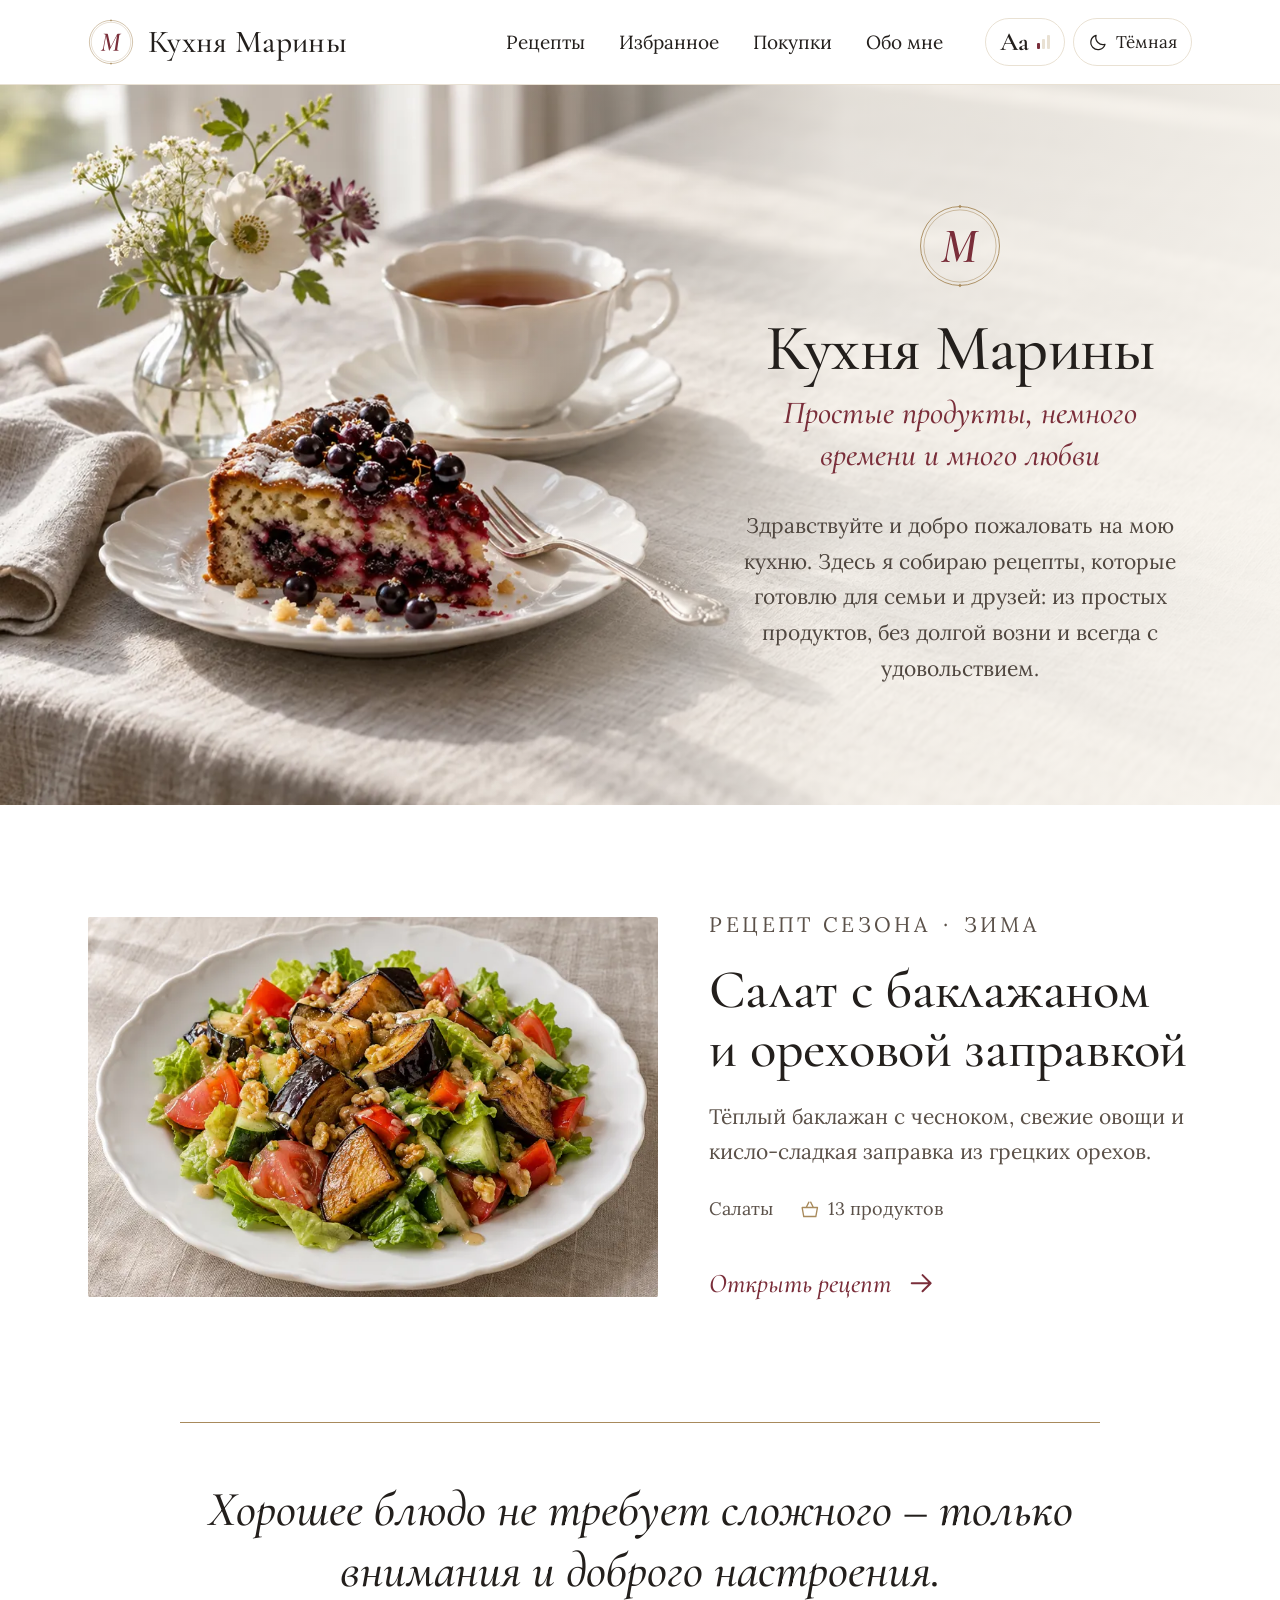
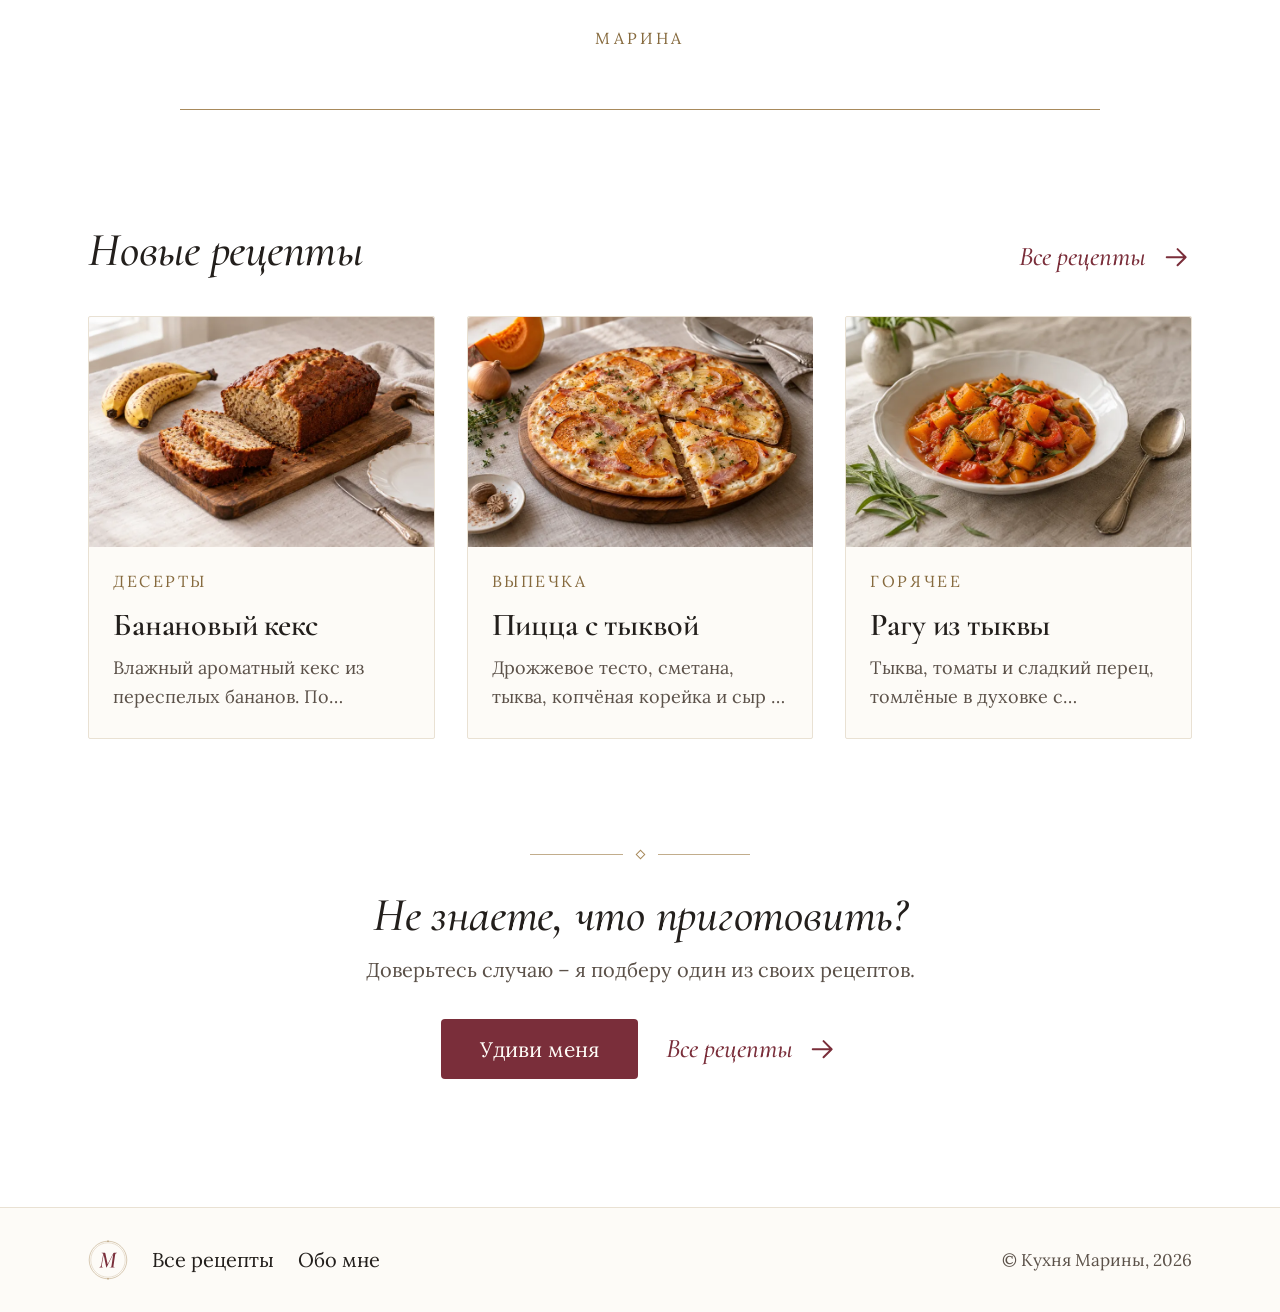
<file: index.html>
<!DOCTYPE html><html lang="ru"><head><meta charset="utf-8"><meta name="viewport" content="width=device-width, initial-scale=1, viewport-fit=cover"><title>Кухня Марины</title><meta name="description" content="Простые продукты, немного времени и много любви"><link rel="canonical" href="https://myst-ery.github.io/"><link rel="preload" as="image" type="image/webp" imagesrcset="/images/recipes/hero-table-800.webp 800w, /images/recipes/hero-table-1600.webp 1600w" imagesizes="100vw" fetchpriority="high"><link rel="icon" href="/favicon.svg" type="image/svg+xml"><link rel="apple-touch-icon" href="/apple-touch-icon.png"><link rel="manifest" href="/manifest.webmanifest"><meta name="theme-color" content="#ffffff" media="(prefers-color-scheme: light)"><meta name="theme-color" content="#1b1816" media="(prefers-color-scheme: dark)"><meta property="og:type" content="website"><meta property="og:site_name" content="Кухня Марины"><meta property="og:locale" content="ru_RU"><meta property="og:title" content="Кухня Марины"><meta property="og:description" content="Простые продукты, немного времени и много любви"><meta property="og:url" content="https://myst-ery.github.io/"><meta property="og:image" content="https://myst-ery.github.io/og/site.jpg"><meta property="og:image:width" content="1200"><meta property="og:image:height" content="630"><meta name="twitter:card" content="summary_large_image"><meta name="twitter:title" content="Кухня Марины"><meta name="twitter:description" content="Простые продукты, немного времени и много любви"><meta name="twitter:image" content="https://myst-ery.github.io/og/site.jpg"><script>
      (function () {
        var d = document.documentElement;
        function apply() {
          d.classList.add('js');
          try {
            var s = JSON.parse(localStorage.getItem('km:settings') || '{}');
            if (s.theme === 'light' || s.theme === 'dark') d.dataset.theme = s.theme;
            if (s.size === 'large' || s.size === 'xlarge') d.dataset.size = s.size;
          } catch (e) {}
        }
        apply();
        document.addEventListener('astro:after-swap', apply);
      })();
    </script><meta name="astro-view-transitions-enabled" content="true"><meta name="astro-view-transitions-fallback" content="animate"><script type="module" src="/_astro/ClientRouter.astro_astro_type_script_index_0_lang.ClSD9gNq.js"></script><link rel="stylesheet" href="/_astro/Base.C4GfyK1i.css"><script type="module" src="/_astro/page.CFYkGvk_.js"></script><style>[data-astro-transition-scope="astro-typyj2n2-1"] { view-transition-name: astro-typyj2n2-1; }@layer astro { ::view-transition-old(astro-typyj2n2-1) { animation: none; opacity: 0; mix-blend-mode: normal; }::view-transition-new(astro-typyj2n2-1) { animation: none; mix-blend-mode: normal; }::view-transition-group(astro-typyj2n2-1) { animation: none } }[data-astro-transition-fallback="old"] [data-astro-transition-scope="astro-typyj2n2-1"],
			[data-astro-transition-fallback="old"][data-astro-transition-scope="astro-typyj2n2-1"] { animation: none; mix-blend-mode: normal; }[data-astro-transition-fallback="new"] [data-astro-transition-scope="astro-typyj2n2-1"],
			[data-astro-transition-fallback="new"][data-astro-transition-scope="astro-typyj2n2-1"] { animation: none; mix-blend-mode: normal; }</style><style>[data-astro-transition-scope="astro-kxw5hcx6-2"] { view-transition-name: astro-kxw5hcx6-2; }@layer astro { ::view-transition-old(astro-kxw5hcx6-2) { animation: none; opacity: 0; mix-blend-mode: normal; }::view-transition-new(astro-kxw5hcx6-2) { animation: none; mix-blend-mode: normal; }::view-transition-group(astro-kxw5hcx6-2) { animation: none } }[data-astro-transition-fallback="old"] [data-astro-transition-scope="astro-kxw5hcx6-2"],
			[data-astro-transition-fallback="old"][data-astro-transition-scope="astro-kxw5hcx6-2"] { animation: none; mix-blend-mode: normal; }[data-astro-transition-fallback="new"] [data-astro-transition-scope="astro-kxw5hcx6-2"],
			[data-astro-transition-fallback="new"][data-astro-transition-scope="astro-kxw5hcx6-2"] { animation: none; mix-blend-mode: normal; }</style></head><body><a class="skip-link" href="#main">Перейти к содержанию</a><header data-astro-transition-scope="astro-typyj2n2-1" class="site-header"><div class="container header-row"><a class="brand" href="/" aria-label="Кухня Марины – на главную"><svg class="monogram" width="46" height="46" viewBox="0 0 100 100" aria-hidden="true"><circle cx="50" cy="50" r="47" fill="none" stroke="var(--gold)" stroke-width="1.1"></circle><circle cx="50" cy="50" r="43" fill="none" stroke="var(--gold)" stroke-width="0.6"></circle><path d="M50 0.8l2 2.2-2 2.2-2-2.2zM50 94.8l2 2.2-2 2.2-2-2.2z" fill="var(--gold)"></path><path d="M57 76L57 76Q56.8 76 56.8 75.5Q56.8 75 57 75L57 75Q59.4 75 60.6 74.6Q61.8 74.2 62.3 73Q62.9 71.8 63.2 69.5L63.2 69.5L68.9 31.3L46.6 75.4Q46.5 75.8 46 75.7Q45.6 75.7 45.5 75.4L45.5 75.4L36.6 33L30.6 66.2Q29.8 70.5 30.8 72.8Q31.8 75 34.6 75L34.6 75Q34.9 75 34.9 75.5Q34.9 76 34.6 76L34.6 76Q33.2 76 31.6 75.9Q29.9 75.8 27.8 75.8L27.8 75.8Q26 75.8 24.4 75.9Q22.7 76 21.2 76L21.2 76Q21 76 21 75.5Q21 75 21.2 75L21.2 75Q23.9 75 25.8 72.8Q27.8 70.6 28.6 66.3L28.6 66.3L35.4 29.6Q35.1 29.2 34.9 28.9L34.9 28.9Q33.7 27.7 32.4 27.3Q31 27 29.8 27L29.8 27Q29.7 27 29.7 26.5Q29.7 26 29.8 26L29.8 26Q30.9 26 32.1 26.1Q33.4 26.2 34.7 26.2L34.7 26.2Q36.6 26.2 38.1 26.1Q39.6 26 40.4 26L40.4 26Q41.3 26 41.8 26.8Q42.2 27.6 42.8 30.2L42.8 30.2L50.2 65L68.8 28Q69.8 26 71.6 26L71.6 26Q72.2 26 73.6 26.1Q75 26.2 76.2 26.2L76.2 26.2Q77.9 26.2 79.1 26.1Q80.2 26 81.4 26L81.4 26Q81.6 26 81.6 26.5Q81.6 27 81.4 27L81.4 27Q78.8 27 77.4 28Q75.9 29 75.4 32.3L75.4 32.3L69.9 69.5Q69.4 73 70.2 74Q71 75 74.2 75L74.2 75Q74.5 75 74.5 75.5Q74.5 76 74.2 76L74.2 76Q72.6 76 70.4 75.9Q68.2 75.8 65.6 75.8L65.6 75.8Q63.1 75.8 61 75.9Q58.8 76 57 76Z" fill="var(--accent)" transform="translate(50 50.5) scale(0.74) translate(-51.3 -51)"></path></svg><span class="brand-name">Кухня Марины</span></a><nav class="main-nav" aria-label="Разделы сайта"><a href="/recipes/" class="nav-link">Рецепты</a><a href="/favorites/" class="nav-link">Избранное</a><a href="/shopping/" class="nav-link">Покупки</a><a href="/about/" class="nav-link">Обо мне</a></nav><div class="header-tools"><button class="tool-btn" type="button" data-action="font-size" aria-label="Аа – размер шрифта: обычный" title="Размер шрифта"><span class="tool-aa" aria-hidden="true">Аа</span><span class="size-steps" aria-hidden="true"><i></i><i></i><i></i></span></button><button class="tool-btn" type="button" data-action="theme" aria-label="Тёмная тема" title="Светлая или тёмная тема"><svg class="icon theme-moon" viewBox="0 0 24 24" aria-hidden="true" focusable="false"><path d="M20 14.5A8.5 8.5 0 0 1 9.5 4 8.5 8.5 0 1 0 20 14.5z" fill="none" stroke="currentColor" stroke-width="1.5" stroke-linecap="round" stroke-linejoin="round"></path></svg><svg class="icon theme-sun" viewBox="0 0 24 24" aria-hidden="true" focusable="false"><path d="M12 16.5a4.5 4.5 0 1 0 0-9 4.5 4.5 0 0 0 0 9zM12 2v2M12 20v2M2 12h2M20 12h2M4.9 4.9l1.4 1.4M17.7 17.7l1.4 1.4M4.9 19.1l1.4-1.4M17.7 6.3l1.4-1.4" fill="none" stroke="currentColor" stroke-width="1.5" stroke-linecap="round" stroke-linejoin="round"></path></svg><span class="tool-label theme-label-dark">Тёмная</span><span class="tool-label theme-label-light">Светлая</span></button></div></div></header><nav data-astro-transition-scope="astro-kxw5hcx6-2" class="bottom-nav" aria-label="Быстрые разделы"><a href="/" class="bottom-link active" aria-current="page"><svg class="icon" viewBox="0 0 24 24" aria-hidden="true" focusable="false"><path d="M3.5 11 12 4l8.5 7M6 9.5V20h12V9.5" fill="none" stroke="currentColor" stroke-width="1.5" stroke-linecap="round" stroke-linejoin="round"></path></svg><span>Главная</span></a><a href="/recipes/" class="bottom-link"><svg class="icon" viewBox="0 0 24 24" aria-hidden="true" focusable="false"><path d="M4 5.5C6.5 4 9.5 4 12 5.5 14.5 4 17.5 4 20 5.5V19c-2.5-1.5-5.5-1.5-8 0-2.5-1.5-5.5-1.5-8 0zM12 5.5V19" fill="none" stroke="currentColor" stroke-width="1.5" stroke-linecap="round" stroke-linejoin="round"></path></svg><span>Рецепты</span></a><a href="/favorites/" class="bottom-link"><svg class="icon" viewBox="0 0 24 24" aria-hidden="true" focusable="false"><path d="M12 20.5s-7.5-4.6-9.2-9.4C1.6 7.6 3.9 4.5 7.2 4.5c2 0 3.5 1.1 4.8 2.9 1.3-1.8 2.8-2.9 4.8-2.9 3.3 0 5.6 3.1 4.4 6.6-1.7 4.8-9.2 9.4-9.2 9.4z" fill="none" stroke="currentColor" stroke-width="1.5" stroke-linecap="round" stroke-linejoin="round"></path></svg><span>Избранное</span></a><a href="/shopping/" class="bottom-link"><svg class="icon" viewBox="0 0 24 24" aria-hidden="true" focusable="false"><path d="M9 6.5h11M9 12h11M9 17.5h11M4.5 6.5h.01M4.5 12h.01M4.5 17.5h.01" fill="none" stroke="currentColor" stroke-width="1.5" stroke-linecap="round" stroke-linejoin="round"></path></svg><span>Покупки</span></a></nav><main id="main"><section class="hero-photo"><div class="hero-media"><picture><source type="image/webp" srcSet="/images/recipes/hero-table-800.webp 800w, /images/recipes/hero-table-1600.webp 1600w" sizes="100vw"/><img src="/images/recipes/hero-table.jpg" alt="Угол стола у окна: чашка чая, кусок смородинового пирога и букет полевых цветов" width="1200" height="675" loading="eager" decoding="sync" fetchPriority="high" class="hero-img"/></picture></div><div class="container hero-overlay"><div class="hero-text"><svg class="monogram" width="84" height="84" viewBox="0 0 100 100" role="img" aria-label="Кухня Марины"><circle cx="50" cy="50" r="47" fill="none" stroke="var(--gold)" stroke-width="1.1"></circle><circle cx="50" cy="50" r="43" fill="none" stroke="var(--gold)" stroke-width="0.6"></circle><path d="M50 0.8l2 2.2-2 2.2-2-2.2zM50 94.8l2 2.2-2 2.2-2-2.2z" fill="var(--gold)"></path><path d="M57 76L57 76Q56.8 76 56.8 75.5Q56.8 75 57 75L57 75Q59.4 75 60.6 74.6Q61.8 74.2 62.3 73Q62.9 71.8 63.2 69.5L63.2 69.5L68.9 31.3L46.6 75.4Q46.5 75.8 46 75.7Q45.6 75.7 45.5 75.4L45.5 75.4L36.6 33L30.6 66.2Q29.8 70.5 30.8 72.8Q31.8 75 34.6 75L34.6 75Q34.9 75 34.9 75.5Q34.9 76 34.6 76L34.6 76Q33.2 76 31.6 75.9Q29.9 75.8 27.8 75.8L27.8 75.8Q26 75.8 24.4 75.9Q22.7 76 21.2 76L21.2 76Q21 76 21 75.5Q21 75 21.2 75L21.2 75Q23.9 75 25.8 72.8Q27.8 70.6 28.6 66.3L28.6 66.3L35.4 29.6Q35.1 29.2 34.9 28.9L34.9 28.9Q33.7 27.7 32.4 27.3Q31 27 29.8 27L29.8 27Q29.7 27 29.7 26.5Q29.7 26 29.8 26L29.8 26Q30.9 26 32.1 26.1Q33.4 26.2 34.7 26.2L34.7 26.2Q36.6 26.2 38.1 26.1Q39.6 26 40.4 26L40.4 26Q41.3 26 41.8 26.8Q42.2 27.6 42.8 30.2L42.8 30.2L50.2 65L68.8 28Q69.8 26 71.6 26L71.6 26Q72.2 26 73.6 26.1Q75 26.2 76.2 26.2L76.2 26.2Q77.9 26.2 79.1 26.1Q80.2 26 81.4 26L81.4 26Q81.6 26 81.6 26.5Q81.6 27 81.4 27L81.4 27Q78.8 27 77.4 28Q75.9 29 75.4 32.3L75.4 32.3L69.9 69.5Q69.4 73 70.2 74Q71 75 74.2 75L74.2 75Q74.5 75 74.5 75.5Q74.5 76 74.2 76L74.2 76Q72.6 76 70.4 75.9Q68.2 75.8 65.6 75.8L65.6 75.8Q63.1 75.8 61 75.9Q58.8 76 57 76Z" fill="var(--accent)" transform="translate(50 50.5) scale(0.74) translate(-51.3 -51)"></path></svg><h1>Кухня Марины</h1><p class="hero-tagline">Простые продукты, немного времени и много любви</p><p class="hero-greeting">Здравствуйте и добро пожаловать на мою кухню. Здесь я собираю рецепты, которые готовлю для семьи и друзей: из простых продуктов, без долгой возни и всегда с удовольствием.</p></div></div></section><section class="container feature" data-reveal aria-label="Рецепт сезона"><style>astro-island,astro-slot,astro-static-slot{display:contents}</style><script>(function(){let e=async e=>{await(await e())()};(self.Astro||(self.Astro={})).load=e,window.dispatchEvent(new Event(`astro:load`))})();</script><script>(function(){function e(t){"@babel/helpers - typeof";return e=typeof Symbol==`function`&&typeof Symbol.iterator==`symbol`?function(e){return typeof e}:function(e){return e&&typeof Symbol==`function`&&e.constructor===Symbol&&e!==Symbol.prototype?`symbol`:typeof e},e(t)}function t(t,n){if(e(t)!=`object`||!t)return t;var r=t[Symbol.toPrimitive];if(r!==void 0){var i=r.call(t,n||`default`);if(e(i)!=`object`)return i;throw TypeError(`@@toPrimitive must return a primitive value.`)}return(n===`string`?String:Number)(t)}function n(n){var r=t(n,`string`);return e(r)==`symbol`?r:r+``}function r(e,t,r){return(t=n(t))in e?Object.defineProperty(e,t,{value:r,enumerable:!0,configurable:!0,writable:!0}):e[t]=r,e}let i=/* @__PURE__ */ new Set([`__proto__`,`constructor`,`prototype`]);{let e={0:e=>a(e),1:e=>n(e),2:e=>new RegExp(e),3:e=>new Date(e),4:e=>new Map(n(e)),5:e=>new Set(n(e)),6:e=>BigInt(e),7:e=>new URL(e),8:e=>new Uint8Array(e),9:e=>new Uint16Array(e),10:e=>new Uint32Array(e),11:e=>1/0*e},t=t=>{let[n,r]=t;return n in e?e[n](r):void 0},n=e=>e.map(t),a=e=>typeof e!=`object`||!e?e:Object.fromEntries(Object.entries(e).map(([e,n])=>[e,t(n)]));class o extends HTMLElement{constructor(...e){super(...e),r(this,`Component`,void 0),r(this,`hydrator`,void 0),r(this,`hydrate`,async()=>{var e;if(!this.hydrator||!this.isConnected)return;let t=(e=this.parentElement)==null?void 0:e.closest(`astro-island[ssr]`);if(t){t.addEventListener(`astro:hydrate`,this.hydrate,{once:!0});return}let n=this.querySelectorAll(`astro-slot`),r={},i=this.querySelectorAll(`template[data-astro-template]`);for(let e of i){let t=e.closest(this.tagName);t!=null&&t.isSameNode(this)&&(r[e.getAttribute(`data-astro-template`)||`default`]=e.innerHTML,e.remove())}for(let e of n){let t=e.closest(this.tagName);t!=null&&t.isSameNode(this)&&(r[e.getAttribute(`name`)||`default`]=e.innerHTML)}let o;try{o=this.hasAttribute(`props`)?a(JSON.parse(this.getAttribute(`props`))):{}}catch(e){let t=this.getAttribute(`component-url`)||`<unknown>`,n=this.getAttribute(`component-export`);throw n&&(t+=` (export ${n})`),console.error(`[hydrate] Error parsing props for component ${t}`,this.getAttribute(`props`),e),e}await this.hydrator(this)(this.Component,o,r,{client:this.getAttribute(`client`)}),this.removeAttribute(`ssr`),this.dispatchEvent(new CustomEvent(`astro:hydrate`))}),r(this,`unmount`,()=>{this.isConnected||this.dispatchEvent(new CustomEvent(`astro:unmount`))})}disconnectedCallback(){document.removeEventListener(`astro:after-swap`,this.unmount),document.addEventListener(`astro:after-swap`,this.unmount,{once:!0})}connectedCallback(){if(!this.hasAttribute(`await-children`)||document.readyState===`interactive`||document.readyState===`complete`)this.childrenConnectedCallback();else{let e=()=>{document.removeEventListener(`DOMContentLoaded`,e),t.disconnect(),this.childrenConnectedCallback()},t=new MutationObserver(()=>{var t;((t=this.lastChild)==null?void 0:t.nodeType)===Node.COMMENT_NODE&&this.lastChild.nodeValue===`astro:end`&&(this.lastChild.remove(),e())});t.observe(this,{childList:!0}),document.addEventListener(`DOMContentLoaded`,e)}}async childrenConnectedCallback(){let e=this.getAttribute(`before-hydration-url`);e&&await import(e),this.start()}getRetryImportUrl(e){let t=new URL(e,document.baseURI);return t.searchParams.set(`astro-retry`,Date.now().toString()),t.toString()}async importWithRetry(e){try{return await import(e)}catch(t){return await new Promise(e=>setTimeout(e,1e3)),import(this.getRetryImportUrl(e))}}handleHydrationError(e){let t=this.getAttribute(`component-url`),n=new CustomEvent(`astro:hydration-error`,{cancelable:!0,bubbles:!0,composed:!0,detail:{error:e,componentUrl:t}});this.dispatchEvent(n)&&console.error(`[astro-island] Error hydrating ${t}`,e)}async start(){let e=JSON.parse(this.getAttribute(`opts`)),t=this.getAttribute(`client`);if(Astro[t]===void 0){window.addEventListener(`astro:${t}`,()=>this.start(),{once:!0});return}try{await Astro[t](async()=>{let e=this.getAttribute(`renderer-url`);try{let[t,{default:n}]=await Promise.all([this.importWithRetry(this.getAttribute(`component-url`)),e?this.importWithRetry(e):Promise.resolve({default:()=>()=>{}})]),r=this.getAttribute(`component-export`)||`default`;if(r.includes(`.`)){this.Component=t;for(let e of r.split(`.`)){if(i.has(e)||!this.Component||typeof this.Component!=`object`&&typeof this.Component!=`function`||!Object.hasOwn(this.Component,e))throw Error(`Invalid component export path: ${r}`);this.Component=this.Component[e]}}else{if(i.has(r))throw Error(`Invalid component export path: ${r}`);this.Component=t[r]}return this.hydrator=n,this.hydrate}catch(e){return this.handleHydrationError(e),()=>{}}},e,this)}catch(e){this.handleHydrationError(e)}}attributeChangedCallback(){this.hydrate()}}r(o,`observedAttributes`,[`props`]),customElements.get(`astro-island`)||customElements.define(`astro-island`,o)}})();</script><astro-island uid="ZVth1W" prefix="r7" component-url="/_astro/SeasonFeature.Bc8OpOLV.js" component-export="default" renderer-url="/_astro/client.DhnMnjx5.js" props="{&quot;recipes&quot;:[1,[[0,{&quot;slug&quot;:[0,&quot;cyplenok-fistashkovyj-sous&quot;],&quot;title&quot;:[0,&quot;Цыплёнок с фисташковым соусом&quot;],&quot;category&quot;:[0,&quot;Горячее&quot;],&quot;minutes&quot;:[0,40],&quot;description&quot;:[0,&quot;Куриные грудки в хрустящей фисташковой корочке с нежным соусом из авокадо и золотистого лука.&quot;],&quot;photo&quot;:[0,{&quot;src&quot;:[0,&quot;/images/recipes/cyplenok-fistashkovyj-sous.jpg&quot;],&quot;width&quot;:[0,1200],&quot;height&quot;:[0,800],&quot;webp&quot;:[1,[[0,{&quot;src&quot;:[0,&quot;/images/recipes/cyplenok-fistashkovyj-sous-800.webp&quot;],&quot;width&quot;:[0,800]}],[0,{&quot;src&quot;:[0,&quot;/images/recipes/cyplenok-fistashkovyj-sous-1600.webp&quot;],&quot;width&quot;:[0,1536]}]]]}],&quot;seasons&quot;:[1,[]],&quot;fromNotebook&quot;:[0,false],&quot;products&quot;:[1,[[0,&quot;Фисташки очищенные, измельчённые&quot;],[0,&quot;Куриные грудки без кожи и костей&quot;],[0,&quot;Оливковое масло&quot;],[0,&quot;Зелёный салат&quot;],[0,&quot;Соль&quot;],[0,&quot;Молотый перец&quot;],[0,&quot;Репчатый лук&quot;],[0,&quot;Авокадо&quot;],[0,&quot;Оливковое масло&quot;],[0,&quot;Лимонный сок&quot;]]]}],[0,{&quot;slug&quot;:[0,&quot;zapechennye-ovoshchi&quot;],&quot;title&quot;:[0,&quot;Овощи, запечённые с чабрецом&quot;],&quot;category&quot;:[0,&quot;Горячее&quot;],&quot;minutes&quot;:[0,null],&quot;description&quot;:[0,&quot;Баклажан, кабачок и разноцветный перец, запечённые с чабрецом и чесноком. Простое блюдо, которое пахнет летом.&quot;],&quot;photo&quot;:[0,{&quot;src&quot;:[0,&quot;/images/recipes/zapechennye-ovoshchi.jpg&quot;],&quot;width&quot;:[0,1200],&quot;height&quot;:[0,800],&quot;webp&quot;:[1,[[0,{&quot;src&quot;:[0,&quot;/images/recipes/zapechennye-ovoshchi-800.webp&quot;],&quot;width&quot;:[0,800]}],[0,{&quot;src&quot;:[0,&quot;/images/recipes/zapechennye-ovoshchi-1600.webp&quot;],&quot;width&quot;:[0,1536]}]]]}],&quot;seasons&quot;:[1,[[0,&quot;лето&quot;],[0,&quot;осень&quot;]]],&quot;fromNotebook&quot;:[0,false],&quot;products&quot;:[1,[[0,&quot;Баклажан&quot;],[0,&quot;Кабачок&quot;],[0,&quot;Сладкий перец разного цвета&quot;],[0,&quot;Чеснок&quot;],[0,&quot;Чабрец&quot;],[0,&quot;Растительное масло&quot;],[0,&quot;Соль&quot;]]]}],[0,{&quot;slug&quot;:[0,&quot;salat-s-baklazhanom&quot;],&quot;title&quot;:[0,&quot;Салат с баклажаном и ореховой заправкой&quot;],&quot;category&quot;:[0,&quot;Салаты&quot;],&quot;minutes&quot;:[0,null],&quot;description&quot;:[0,&quot;Тёплый баклажан с чесноком, свежие овощи и кисло-сладкая заправка из грецких орехов.&quot;],&quot;photo&quot;:[0,{&quot;src&quot;:[0,&quot;/images/recipes/salat-s-baklazhanom.jpg&quot;],&quot;width&quot;:[0,1200],&quot;height&quot;:[0,800],&quot;webp&quot;:[1,[[0,{&quot;src&quot;:[0,&quot;/images/recipes/salat-s-baklazhanom-800.webp&quot;],&quot;width&quot;:[0,800]}],[0,{&quot;src&quot;:[0,&quot;/images/recipes/salat-s-baklazhanom-1600.webp&quot;],&quot;width&quot;:[0,1536]}]]]}],&quot;seasons&quot;:[1,[[0,&quot;лето&quot;],[0,&quot;осень&quot;]]],&quot;fromNotebook&quot;:[0,false],&quot;products&quot;:[1,[[0,&quot;Баклажан&quot;],[0,&quot;Чеснок&quot;],[0,&quot;Листья салата&quot;],[0,&quot;Огурец&quot;],[0,&quot;Помидоры&quot;],[0,&quot;Сладкий перец&quot;],[0,&quot;Масло для жарки&quot;],[0,&quot;Соль&quot;],[0,&quot;Грецкие орехи&quot;],[0,&quot;Растительное масло&quot;],[0,&quot;Лимонный сок&quot;],[0,&quot;Сахар&quot;],[0,&quot;Вода&quot;]]]}],[0,{&quot;slug&quot;:[0,&quot;ikra-baklazhannaya&quot;],&quot;title&quot;:[0,&quot;Баклажанная икра&quot;],&quot;category&quot;:[0,&quot;Закуски&quot;],&quot;minutes&quot;:[0,null],&quot;description&quot;:[0,&quot;Запечённые в духовке овощи, взбитые в нежную икру. Хороша сразу, а можно закатать в банки и открыть зимой.&quot;],&quot;photo&quot;:[0,{&quot;src&quot;:[0,&quot;/images/recipes/ikra-baklazhannaya.jpg&quot;],&quot;width&quot;:[0,1200],&quot;height&quot;:[0,800],&quot;webp&quot;:[1,[[0,{&quot;src&quot;:[0,&quot;/images/recipes/ikra-baklazhannaya-800.webp&quot;],&quot;width&quot;:[0,800]}],[0,{&quot;src&quot;:[0,&quot;/images/recipes/ikra-baklazhannaya-1600.webp&quot;],&quot;width&quot;:[0,1536]}]]]}],&quot;seasons&quot;:[1,[[0,&quot;лето&quot;],[0,&quot;осень&quot;]]],&quot;fromNotebook&quot;:[0,false],&quot;products&quot;:[1,[[0,&quot;Баклажан&quot;],[0,&quot;Красный сладкий перец&quot;],[0,&quot;Морковь&quot;],[0,&quot;Репчатый лук&quot;],[0,&quot;Помидоры&quot;],[0,&quot;Чеснок&quot;],[0,&quot;Соль&quot;],[0,&quot;Сахар&quot;],[0,&quot;Растительное масло&quot;],[0,&quot;Чёрный молотый перец&quot;]]]}]]],&quot;initialSlug&quot;:[0,&quot;salat-s-baklazhanom&quot;]}" ssr client="load" opts="{&quot;name&quot;:&quot;SeasonFeature&quot;,&quot;value&quot;:true}" await-children><a class="feature-link" href="/recipes/salat-s-baklazhanom/"><div class="cover cover-large cat-salad" style="view-transition-name:cover-salat-s-baklazhanom"><picture><source type="image/webp" srcSet="/images/recipes/salat-s-baklazhanom-800.webp 800w, /images/recipes/salat-s-baklazhanom-1600.webp 1536w" sizes="(max-width: 859px) calc(100vw - 40px), 560px"/><img src="/images/recipes/salat-s-baklazhanom.jpg" alt="Салат с баклажаном и ореховой заправкой" width="1200" height="800" loading="lazy" decoding="async" class="cover-img"/></picture></div><div class="feature-text"><p class="kicker">Рецепт сезона<span class="kicker-sep">Осень</span></p><h2 style="view-transition-name:title-salat-s-baklazhanom"><span class="underline">Салат с баклажаном и ореховой заправкой</span></h2><p>Тёплый баклажан с чесноком, свежие овощи и кисло-сладкая заправка из грецких орехов.</p><div class="feature-meta"><span>Салаты</span><span><svg class="icon " viewBox="0 0 24 24" aria-hidden="true" focusable="false"><path d="M3.5 9.5h17l-1.8 10H5.3zM8 9.5l3-6M16 9.5l-3-6" fill="none" stroke="currentColor" stroke-width="1.5" stroke-linecap="round" stroke-linejoin="round"></path></svg>13<!-- --> <!-- -->продуктов</span></div><span class="feature-cta">Открыть рецепт <svg class="icon " viewBox="0 0 24 24" aria-hidden="true" focusable="false"><path d="M5 12h14M13 6l6 6-6 6" fill="none" stroke="currentColor" stroke-width="1.5" stroke-linecap="round" stroke-linejoin="round"></path></svg></span></div></a><!--astro:end--></astro-island></section><section class="container quote" data-reveal><div class="quote-inner"><blockquote><p>Хорошее блюдо не требует сложного – только внимания и доброго настроения.</p></blockquote><cite>Марина</cite></div></section><section class="container section"><div class="section-head" data-reveal><h2>Новые рецепты</h2><a class="link-arrow" href="/recipes/">Все рецепты <svg class="icon" viewBox="0 0 24 24" aria-hidden="true" focusable="false"><path d="M5 12h14M13 6l6 6-6 6" fill="none" stroke="currentColor" stroke-width="1.5" stroke-linecap="round" stroke-linejoin="round"></path></svg></a></div><div class="grid grid-3"><div data-reveal><article class="card"><a class="card-link" href="/recipes/bananovyj-keks/"><div class="cover cover-card cat-dessert" style="view-transition-name:cover-bananovyj-keks"><picture><source type="image/webp" srcSet="/images/recipes/bananovyj-keks-800.webp 800w, /images/recipes/bananovyj-keks-1600.webp 1536w" sizes="(max-width: 639px) calc(100vw - 40px), (max-width: 1023px) 45vw, 380px"/><img src="/images/recipes/bananovyj-keks.jpg" alt="Банановый кекс" width="1200" height="800" loading="lazy" decoding="async" class="cover-img"/></picture></div><div class="card-body"><p class="kicker">Десерты</p><h3 class="card-title" style="view-transition-name:title-bananovyj-keks"><span class="underline">Банановый кекс</span></h3><p class="card-desc">Влажный ароматный кекс из переспелых бананов. По желанию – под тонкой сахарной глазурью.</p></div></a></article></div><div data-reveal><article class="card"><a class="card-link" href="/recipes/picca-s-tykvoj/"><div class="cover cover-card cat-bake" style="view-transition-name:cover-picca-s-tykvoj"><picture><source type="image/webp" srcSet="/images/recipes/picca-s-tykvoj-800.webp 800w, /images/recipes/picca-s-tykvoj-1600.webp 1536w" sizes="(max-width: 639px) calc(100vw - 40px), (max-width: 1023px) 45vw, 380px"/><img src="/images/recipes/picca-s-tykvoj.jpg" alt="Пицца с тыквой" width="1200" height="800" loading="lazy" decoding="async" class="cover-img"/></picture></div><div class="card-body"><p class="kicker">Выпечка</p><h3 class="card-title" style="view-transition-name:title-picca-s-tykvoj"><span class="underline">Пицца с тыквой</span></h3><p class="card-desc">Дрожжевое тесто, сметана, тыква, копчёная корейка и сыр – сытная осенняя пицца на большой противень.</p></div></a></article></div><div data-reveal><article class="card"><a class="card-link" href="/recipes/ragu-iz-tykvy/"><div class="cover cover-card cat-main" style="view-transition-name:cover-ragu-iz-tykvy"><picture><source type="image/webp" srcSet="/images/recipes/ragu-iz-tykvy-800.webp 800w, /images/recipes/ragu-iz-tykvy-1600.webp 1536w" sizes="(max-width: 639px) calc(100vw - 40px), (max-width: 1023px) 45vw, 380px"/><img src="/images/recipes/ragu-iz-tykvy.jpg" alt="Рагу из тыквы" width="1200" height="800" loading="lazy" decoding="async" class="cover-img"/></picture></div><div class="card-body"><p class="kicker">Горячее</p><h3 class="card-title" style="view-transition-name:title-ragu-iz-tykvy"><span class="underline">Рагу из тыквы</span></h3><p class="card-desc">Тыква, томаты и сладкий перец, томлёные в духовке с эстрагоном. Лёгкое и яркое осеннее блюдо.</p></div></a></article></div></div></section><section class="container surprise" data-reveal><div class="ornament" aria-hidden="true"><i></i></div><h2 style="margin-top: 32px">Не знаете, что приготовить?</h2><p>Доверьтесь случаю – я подберу один из своих рецептов.</p><div class="surprise-actions"><script>(function(){let e=(e,t,n)=>{let r=async()=>{await(await e())()},i=typeof t.value==`object`?t.value:void 0,a={rootMargin:i==null?void 0:i.rootMargin},o=new IntersectionObserver(e=>{for(let t of e)if(t.isIntersecting){o.disconnect(),r();break}},a);for(let e of n.children)o.observe(e)};(self.Astro||(self.Astro={})).visible=e,window.dispatchEvent(new Event(`astro:visible`))})();</script><astro-island uid="Z1NQ5ru" prefix="r11" component-url="/_astro/SurpriseButton.DU5N7Ar4.js" component-export="default" renderer-url="/_astro/client.DhnMnjx5.js" props="{&quot;slugs&quot;:[1,[[0,&quot;bananovyj-keks&quot;],[0,&quot;picca-s-tykvoj&quot;],[0,&quot;ragu-iz-tykvy&quot;],[0,&quot;cyplenok-fistashkovyj-sous&quot;],[0,&quot;zapechennye-ovoshchi&quot;],[0,&quot;salat-s-baklazhanom&quot;],[0,&quot;ikra-baklazhannaya&quot;]]]}" ssr client="visible" opts="{&quot;name&quot;:&quot;SurpriseButton&quot;,&quot;value&quot;:true}" await-children><button type="button" class="btn btn-primary btn-lg">Удиви меня</button><!--astro:end--></astro-island><a class="link-arrow" href="/recipes/">Все рецепты <svg class="icon" viewBox="0 0 24 24" aria-hidden="true" focusable="false"><path d="M5 12h14M13 6l6 6-6 6" fill="none" stroke="currentColor" stroke-width="1.5" stroke-linecap="round" stroke-linejoin="round"></path></svg></a></div></section></main><footer class="site-footer"><div class="container footer-row"><svg class="monogram" width="40" height="40" viewBox="0 0 100 100" aria-hidden="true"><circle cx="50" cy="50" r="47" fill="none" stroke="var(--gold)" stroke-width="1.1"></circle><circle cx="50" cy="50" r="43" fill="none" stroke="var(--gold)" stroke-width="0.6"></circle><path d="M50 0.8l2 2.2-2 2.2-2-2.2zM50 94.8l2 2.2-2 2.2-2-2.2z" fill="var(--gold)"></path><path d="M57 76L57 76Q56.8 76 56.8 75.5Q56.8 75 57 75L57 75Q59.4 75 60.6 74.6Q61.8 74.2 62.3 73Q62.9 71.8 63.2 69.5L63.2 69.5L68.9 31.3L46.6 75.4Q46.5 75.8 46 75.7Q45.6 75.7 45.5 75.4L45.5 75.4L36.6 33L30.6 66.2Q29.8 70.5 30.8 72.8Q31.8 75 34.6 75L34.6 75Q34.9 75 34.9 75.5Q34.9 76 34.6 76L34.6 76Q33.2 76 31.6 75.9Q29.9 75.8 27.8 75.8L27.8 75.8Q26 75.8 24.4 75.9Q22.7 76 21.2 76L21.2 76Q21 76 21 75.5Q21 75 21.2 75L21.2 75Q23.9 75 25.8 72.8Q27.8 70.6 28.6 66.3L28.6 66.3L35.4 29.6Q35.1 29.2 34.9 28.9L34.9 28.9Q33.7 27.7 32.4 27.3Q31 27 29.8 27L29.8 27Q29.7 27 29.7 26.5Q29.7 26 29.8 26L29.8 26Q30.9 26 32.1 26.1Q33.4 26.2 34.7 26.2L34.7 26.2Q36.6 26.2 38.1 26.1Q39.6 26 40.4 26L40.4 26Q41.3 26 41.8 26.8Q42.2 27.6 42.8 30.2L42.8 30.2L50.2 65L68.8 28Q69.8 26 71.6 26L71.6 26Q72.2 26 73.6 26.1Q75 26.2 76.2 26.2L76.2 26.2Q77.9 26.2 79.1 26.1Q80.2 26 81.4 26L81.4 26Q81.6 26 81.6 26.5Q81.6 27 81.4 27L81.4 27Q78.8 27 77.4 28Q75.9 29 75.4 32.3L75.4 32.3L69.9 69.5Q69.4 73 70.2 74Q71 75 74.2 75L74.2 75Q74.5 75 74.5 75.5Q74.5 76 74.2 76L74.2 76Q72.6 76 70.4 75.9Q68.2 75.8 65.6 75.8L65.6 75.8Q63.1 75.8 61 75.9Q58.8 76 57 76Z" fill="var(--accent)" transform="translate(50 50.5) scale(0.74) translate(-51.3 -51)"></path></svg><nav class="footer-nav" aria-label="Ссылки в подвале"><a href="/recipes/">Все рецепты</a><a href="/about/">Обо мне</a></nav><p class="footer-copy">© Кухня Марины, 2026</p></div></footer><script type="module" src="/_astro/Base.astro_astro_type_script_index_0_lang.CGUqgOw7.js"></script></body></html>
</file>
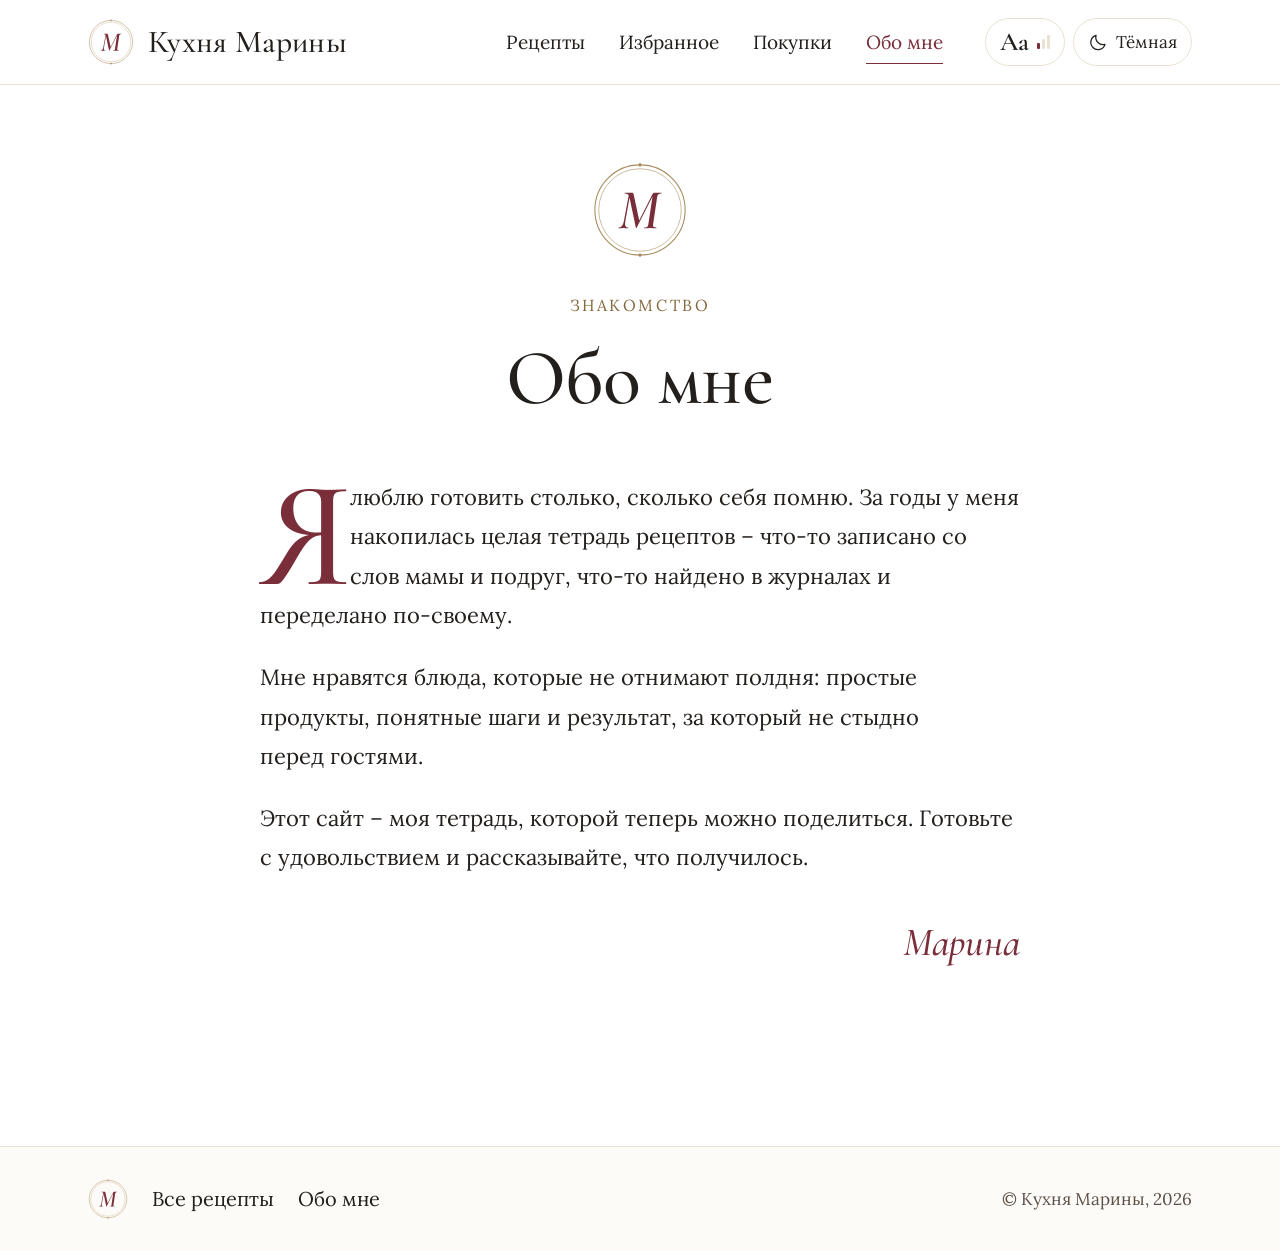
<file: about/index.html>
<!DOCTYPE html><html lang="ru"><head><meta charset="utf-8"><meta name="viewport" content="width=device-width, initial-scale=1, viewport-fit=cover"><title>Обо мне – Кухня Марины</title><meta name="description" content="Марина – о себе и о своей кухне."><link rel="canonical" href="https://myst-ery.github.io/about/"><link rel="icon" href="/favicon.svg" type="image/svg+xml"><link rel="apple-touch-icon" href="/apple-touch-icon.png"><link rel="manifest" href="/manifest.webmanifest"><meta name="theme-color" content="#ffffff" media="(prefers-color-scheme: light)"><meta name="theme-color" content="#1b1816" media="(prefers-color-scheme: dark)"><meta property="og:type" content="website"><meta property="og:site_name" content="Кухня Марины"><meta property="og:locale" content="ru_RU"><meta property="og:title" content="Обо мне"><meta property="og:description" content="Марина – о себе и о своей кухне."><meta property="og:url" content="https://myst-ery.github.io/about/"><meta property="og:image" content="https://myst-ery.github.io/og/site.jpg"><meta property="og:image:width" content="1200"><meta property="og:image:height" content="630"><meta name="twitter:card" content="summary_large_image"><meta name="twitter:title" content="Обо мне"><meta name="twitter:description" content="Марина – о себе и о своей кухне."><meta name="twitter:image" content="https://myst-ery.github.io/og/site.jpg"><script>
      (function () {
        var d = document.documentElement;
        function apply() {
          d.classList.add('js');
          try {
            var s = JSON.parse(localStorage.getItem('km:settings') || '{}');
            if (s.theme === 'light' || s.theme === 'dark') d.dataset.theme = s.theme;
            if (s.size === 'large' || s.size === 'xlarge') d.dataset.size = s.size;
          } catch (e) {}
        }
        apply();
        document.addEventListener('astro:after-swap', apply);
      })();
    </script><meta name="astro-view-transitions-enabled" content="true"><meta name="astro-view-transitions-fallback" content="animate"><script type="module" src="/_astro/ClientRouter.astro_astro_type_script_index_0_lang.ClSD9gNq.js"></script><link rel="stylesheet" href="/_astro/Base.C4GfyK1i.css"><script type="module" src="/_astro/page.CFYkGvk_.js"></script><style>[data-astro-transition-scope="astro-typyj2n2-1"] { view-transition-name: astro-typyj2n2-1; }@layer astro { ::view-transition-old(astro-typyj2n2-1) { animation: none; opacity: 0; mix-blend-mode: normal; }::view-transition-new(astro-typyj2n2-1) { animation: none; mix-blend-mode: normal; }::view-transition-group(astro-typyj2n2-1) { animation: none } }[data-astro-transition-fallback="old"] [data-astro-transition-scope="astro-typyj2n2-1"],
			[data-astro-transition-fallback="old"][data-astro-transition-scope="astro-typyj2n2-1"] { animation: none; mix-blend-mode: normal; }[data-astro-transition-fallback="new"] [data-astro-transition-scope="astro-typyj2n2-1"],
			[data-astro-transition-fallback="new"][data-astro-transition-scope="astro-typyj2n2-1"] { animation: none; mix-blend-mode: normal; }</style><style>[data-astro-transition-scope="astro-kxw5hcx6-2"] { view-transition-name: astro-kxw5hcx6-2; }@layer astro { ::view-transition-old(astro-kxw5hcx6-2) { animation: none; opacity: 0; mix-blend-mode: normal; }::view-transition-new(astro-kxw5hcx6-2) { animation: none; mix-blend-mode: normal; }::view-transition-group(astro-kxw5hcx6-2) { animation: none } }[data-astro-transition-fallback="old"] [data-astro-transition-scope="astro-kxw5hcx6-2"],
			[data-astro-transition-fallback="old"][data-astro-transition-scope="astro-kxw5hcx6-2"] { animation: none; mix-blend-mode: normal; }[data-astro-transition-fallback="new"] [data-astro-transition-scope="astro-kxw5hcx6-2"],
			[data-astro-transition-fallback="new"][data-astro-transition-scope="astro-kxw5hcx6-2"] { animation: none; mix-blend-mode: normal; }</style></head><body><a class="skip-link" href="#main">Перейти к содержанию</a><header data-astro-transition-scope="astro-typyj2n2-1" class="site-header"><div class="container header-row"><a class="brand" href="/" aria-label="Кухня Марины – на главную"><svg class="monogram" width="46" height="46" viewBox="0 0 100 100" aria-hidden="true"><circle cx="50" cy="50" r="47" fill="none" stroke="var(--gold)" stroke-width="1.1"></circle><circle cx="50" cy="50" r="43" fill="none" stroke="var(--gold)" stroke-width="0.6"></circle><path d="M50 0.8l2 2.2-2 2.2-2-2.2zM50 94.8l2 2.2-2 2.2-2-2.2z" fill="var(--gold)"></path><path d="M57 76L57 76Q56.8 76 56.8 75.5Q56.8 75 57 75L57 75Q59.4 75 60.6 74.6Q61.8 74.2 62.3 73Q62.9 71.8 63.2 69.5L63.2 69.5L68.9 31.3L46.6 75.4Q46.5 75.8 46 75.7Q45.6 75.7 45.5 75.4L45.5 75.4L36.6 33L30.6 66.2Q29.8 70.5 30.8 72.8Q31.8 75 34.6 75L34.6 75Q34.9 75 34.9 75.5Q34.9 76 34.6 76L34.6 76Q33.2 76 31.6 75.9Q29.9 75.8 27.8 75.8L27.8 75.8Q26 75.8 24.4 75.9Q22.7 76 21.2 76L21.2 76Q21 76 21 75.5Q21 75 21.2 75L21.2 75Q23.9 75 25.8 72.8Q27.8 70.6 28.6 66.3L28.6 66.3L35.4 29.6Q35.1 29.2 34.9 28.9L34.9 28.9Q33.7 27.7 32.4 27.3Q31 27 29.8 27L29.8 27Q29.7 27 29.7 26.5Q29.7 26 29.8 26L29.8 26Q30.9 26 32.1 26.1Q33.4 26.2 34.7 26.2L34.7 26.2Q36.6 26.2 38.1 26.1Q39.6 26 40.4 26L40.4 26Q41.3 26 41.8 26.8Q42.2 27.6 42.8 30.2L42.8 30.2L50.2 65L68.8 28Q69.8 26 71.6 26L71.6 26Q72.2 26 73.6 26.1Q75 26.2 76.2 26.2L76.2 26.2Q77.9 26.2 79.1 26.1Q80.2 26 81.4 26L81.4 26Q81.6 26 81.6 26.5Q81.6 27 81.4 27L81.4 27Q78.8 27 77.4 28Q75.9 29 75.4 32.3L75.4 32.3L69.9 69.5Q69.4 73 70.2 74Q71 75 74.2 75L74.2 75Q74.5 75 74.5 75.5Q74.5 76 74.2 76L74.2 76Q72.6 76 70.4 75.9Q68.2 75.8 65.6 75.8L65.6 75.8Q63.1 75.8 61 75.9Q58.8 76 57 76Z" fill="var(--accent)" transform="translate(50 50.5) scale(0.74) translate(-51.3 -51)"></path></svg><span class="brand-name">Кухня Марины</span></a><nav class="main-nav" aria-label="Разделы сайта"><a href="/recipes/" class="nav-link">Рецепты</a><a href="/favorites/" class="nav-link">Избранное</a><a href="/shopping/" class="nav-link">Покупки</a><a href="/about/" class="nav-link active" aria-current="page">Обо мне</a></nav><div class="header-tools"><button class="tool-btn" type="button" data-action="font-size" aria-label="Аа – размер шрифта: обычный" title="Размер шрифта"><span class="tool-aa" aria-hidden="true">Аа</span><span class="size-steps" aria-hidden="true"><i></i><i></i><i></i></span></button><button class="tool-btn" type="button" data-action="theme" aria-label="Тёмная тема" title="Светлая или тёмная тема"><svg class="icon theme-moon" viewBox="0 0 24 24" aria-hidden="true" focusable="false"><path d="M20 14.5A8.5 8.5 0 0 1 9.5 4 8.5 8.5 0 1 0 20 14.5z" fill="none" stroke="currentColor" stroke-width="1.5" stroke-linecap="round" stroke-linejoin="round"></path></svg><svg class="icon theme-sun" viewBox="0 0 24 24" aria-hidden="true" focusable="false"><path d="M12 16.5a4.5 4.5 0 1 0 0-9 4.5 4.5 0 0 0 0 9zM12 2v2M12 20v2M2 12h2M20 12h2M4.9 4.9l1.4 1.4M17.7 17.7l1.4 1.4M4.9 19.1l1.4-1.4M17.7 6.3l1.4-1.4" fill="none" stroke="currentColor" stroke-width="1.5" stroke-linecap="round" stroke-linejoin="round"></path></svg><span class="tool-label theme-label-dark">Тёмная</span><span class="tool-label theme-label-light">Светлая</span></button></div></div></header><nav data-astro-transition-scope="astro-kxw5hcx6-2" class="bottom-nav" aria-label="Быстрые разделы"><a href="/" class="bottom-link"><svg class="icon" viewBox="0 0 24 24" aria-hidden="true" focusable="false"><path d="M3.5 11 12 4l8.5 7M6 9.5V20h12V9.5" fill="none" stroke="currentColor" stroke-width="1.5" stroke-linecap="round" stroke-linejoin="round"></path></svg><span>Главная</span></a><a href="/recipes/" class="bottom-link"><svg class="icon" viewBox="0 0 24 24" aria-hidden="true" focusable="false"><path d="M4 5.5C6.5 4 9.5 4 12 5.5 14.5 4 17.5 4 20 5.5V19c-2.5-1.5-5.5-1.5-8 0-2.5-1.5-5.5-1.5-8 0zM12 5.5V19" fill="none" stroke="currentColor" stroke-width="1.5" stroke-linecap="round" stroke-linejoin="round"></path></svg><span>Рецепты</span></a><a href="/favorites/" class="bottom-link"><svg class="icon" viewBox="0 0 24 24" aria-hidden="true" focusable="false"><path d="M12 20.5s-7.5-4.6-9.2-9.4C1.6 7.6 3.9 4.5 7.2 4.5c2 0 3.5 1.1 4.8 2.9 1.3-1.8 2.8-2.9 4.8-2.9 3.3 0 5.6 3.1 4.4 6.6-1.7 4.8-9.2 9.4-9.2 9.4z" fill="none" stroke="currentColor" stroke-width="1.5" stroke-linecap="round" stroke-linejoin="round"></path></svg><span>Избранное</span></a><a href="/shopping/" class="bottom-link"><svg class="icon" viewBox="0 0 24 24" aria-hidden="true" focusable="false"><path d="M9 6.5h11M9 12h11M9 17.5h11M4.5 6.5h.01M4.5 12h.01M4.5 17.5h.01" fill="none" stroke="currentColor" stroke-width="1.5" stroke-linecap="round" stroke-linejoin="round"></path></svg><span>Покупки</span></a></nav><main id="main"><div class="container"><header class="about-head" data-reveal><svg class="monogram" width="96" height="96" viewBox="0 0 100 100" aria-hidden="true"><circle cx="50" cy="50" r="47" fill="none" stroke="var(--gold)" stroke-width="1.1"></circle><circle cx="50" cy="50" r="43" fill="none" stroke="var(--gold)" stroke-width="0.6"></circle><path d="M50 0.8l2 2.2-2 2.2-2-2.2zM50 94.8l2 2.2-2 2.2-2-2.2z" fill="var(--gold)"></path><path d="M57 76L57 76Q56.8 76 56.8 75.5Q56.8 75 57 75L57 75Q59.4 75 60.6 74.6Q61.8 74.2 62.3 73Q62.9 71.8 63.2 69.5L63.2 69.5L68.9 31.3L46.6 75.4Q46.5 75.8 46 75.7Q45.6 75.7 45.5 75.4L45.5 75.4L36.6 33L30.6 66.2Q29.8 70.5 30.8 72.8Q31.8 75 34.6 75L34.6 75Q34.9 75 34.9 75.5Q34.9 76 34.6 76L34.6 76Q33.2 76 31.6 75.9Q29.9 75.8 27.8 75.8L27.8 75.8Q26 75.8 24.4 75.9Q22.7 76 21.2 76L21.2 76Q21 76 21 75.5Q21 75 21.2 75L21.2 75Q23.9 75 25.8 72.8Q27.8 70.6 28.6 66.3L28.6 66.3L35.4 29.6Q35.1 29.2 34.9 28.9L34.9 28.9Q33.7 27.7 32.4 27.3Q31 27 29.8 27L29.8 27Q29.7 27 29.7 26.5Q29.7 26 29.8 26L29.8 26Q30.9 26 32.1 26.1Q33.4 26.2 34.7 26.2L34.7 26.2Q36.6 26.2 38.1 26.1Q39.6 26 40.4 26L40.4 26Q41.3 26 41.8 26.8Q42.2 27.6 42.8 30.2L42.8 30.2L50.2 65L68.8 28Q69.8 26 71.6 26L71.6 26Q72.2 26 73.6 26.1Q75 26.2 76.2 26.2L76.2 26.2Q77.9 26.2 79.1 26.1Q80.2 26 81.4 26L81.4 26Q81.6 26 81.6 26.5Q81.6 27 81.4 27L81.4 27Q78.8 27 77.4 28Q75.9 29 75.4 32.3L75.4 32.3L69.9 69.5Q69.4 73 70.2 74Q71 75 74.2 75L74.2 75Q74.5 75 74.5 75.5Q74.5 76 74.2 76L74.2 76Q72.6 76 70.4 75.9Q68.2 75.8 65.6 75.8L65.6 75.8Q63.1 75.8 61 75.9Q58.8 76 57 76Z" fill="var(--accent)" transform="translate(50 50.5) scale(0.74) translate(-51.3 -51)"></path></svg><p class="kicker">Знакомство</p><h1>Обо мне</h1></header><div class="narrow about-text" data-reveal><p>Я люблю готовить столько, сколько себя помню. За годы у меня накопилась целая тетрадь рецептов – что-то записано со слов мамы и подруг, что-то найдено в журналах и переделано по-своему.</p><p>Мне нравятся блюда, которые не отнимают полдня: простые продукты, понятные шаги и результат, за который не стыдно перед гостями.</p><p>Этот сайт – моя тетрадь, которой теперь можно поделиться. Готовьте с удовольствием и рассказывайте, что получилось.</p><p class="signature">Марина</p></div></div></main><footer class="site-footer"><div class="container footer-row"><svg class="monogram" width="40" height="40" viewBox="0 0 100 100" aria-hidden="true"><circle cx="50" cy="50" r="47" fill="none" stroke="var(--gold)" stroke-width="1.1"></circle><circle cx="50" cy="50" r="43" fill="none" stroke="var(--gold)" stroke-width="0.6"></circle><path d="M50 0.8l2 2.2-2 2.2-2-2.2zM50 94.8l2 2.2-2 2.2-2-2.2z" fill="var(--gold)"></path><path d="M57 76L57 76Q56.8 76 56.8 75.5Q56.8 75 57 75L57 75Q59.4 75 60.6 74.6Q61.8 74.2 62.3 73Q62.9 71.8 63.2 69.5L63.2 69.5L68.9 31.3L46.6 75.4Q46.5 75.8 46 75.7Q45.6 75.7 45.5 75.4L45.5 75.4L36.6 33L30.6 66.2Q29.8 70.5 30.8 72.8Q31.8 75 34.6 75L34.6 75Q34.9 75 34.9 75.5Q34.9 76 34.6 76L34.6 76Q33.2 76 31.6 75.9Q29.9 75.8 27.8 75.8L27.8 75.8Q26 75.8 24.4 75.9Q22.7 76 21.2 76L21.2 76Q21 76 21 75.5Q21 75 21.2 75L21.2 75Q23.9 75 25.8 72.8Q27.8 70.6 28.6 66.3L28.6 66.3L35.4 29.6Q35.1 29.2 34.9 28.9L34.9 28.9Q33.7 27.7 32.4 27.3Q31 27 29.8 27L29.8 27Q29.7 27 29.7 26.5Q29.7 26 29.8 26L29.8 26Q30.9 26 32.1 26.1Q33.4 26.2 34.7 26.2L34.7 26.2Q36.6 26.2 38.1 26.1Q39.6 26 40.4 26L40.4 26Q41.3 26 41.8 26.8Q42.2 27.6 42.8 30.2L42.8 30.2L50.2 65L68.8 28Q69.8 26 71.6 26L71.6 26Q72.2 26 73.6 26.1Q75 26.2 76.2 26.2L76.2 26.2Q77.9 26.2 79.1 26.1Q80.2 26 81.4 26L81.4 26Q81.6 26 81.6 26.5Q81.6 27 81.4 27L81.4 27Q78.8 27 77.4 28Q75.9 29 75.4 32.3L75.4 32.3L69.9 69.5Q69.4 73 70.2 74Q71 75 74.2 75L74.2 75Q74.5 75 74.5 75.5Q74.5 76 74.2 76L74.2 76Q72.6 76 70.4 75.9Q68.2 75.8 65.6 75.8L65.6 75.8Q63.1 75.8 61 75.9Q58.8 76 57 76Z" fill="var(--accent)" transform="translate(50 50.5) scale(0.74) translate(-51.3 -51)"></path></svg><nav class="footer-nav" aria-label="Ссылки в подвале"><a href="/recipes/">Все рецепты</a><a href="/about/">Обо мне</a></nav><p class="footer-copy">© Кухня Марины, 2026</p></div></footer><script type="module" src="/_astro/Base.astro_astro_type_script_index_0_lang.CGUqgOw7.js"></script></body></html>
</file>
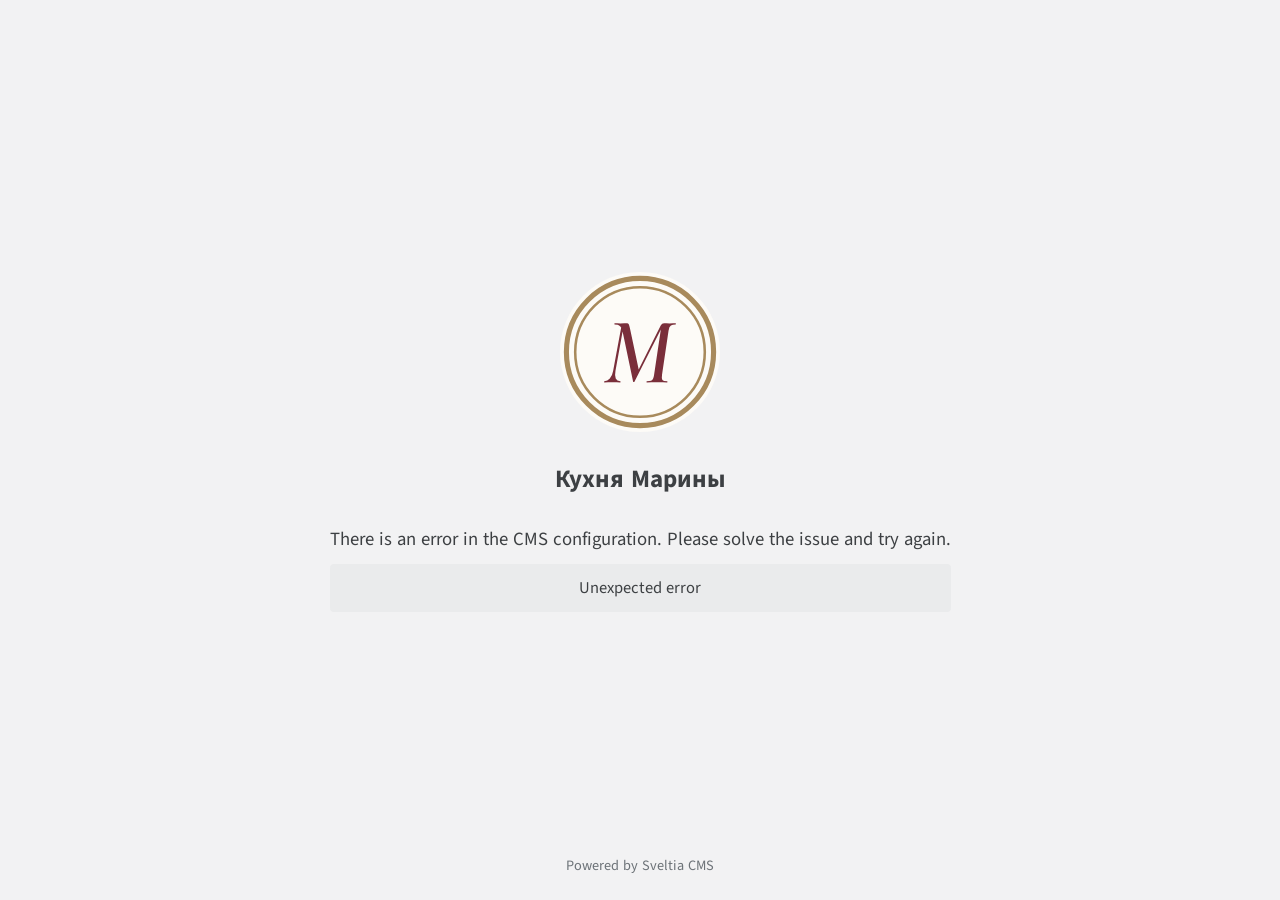
<file: admin/index.html>
<!doctype html>
<html lang="ru">
  <head>
    <meta charset="utf-8" />
    <meta name="viewport" content="width=device-width, initial-scale=1" />
    <meta name="robots" content="noindex, nofollow" />
    <title>Кухня Марины – редакция</title>
    <link rel="icon" href="/favicon.svg" type="image/svg+xml" />
    <style>
      /* Cyrillic part of the interface font; the Latin part is declared by the panel itself. */
      @font-face {
        font-family: 'Source Sans 3';
        font-style: normal;
        font-display: swap;
        font-weight: 200 900;
        src: url(/admin/fonts/source-sans-3-cyrillic-wght-normal.woff2) format('woff2-variations');
        unicode-range: U+0301, U+0400-045F, U+0490-0491, U+04B0-04B1, U+2116;
      }
    </style>
  </head>
  <body>
    <script src="/admin/sveltia-cms.js"></script>
  </body>
</html>
</file>
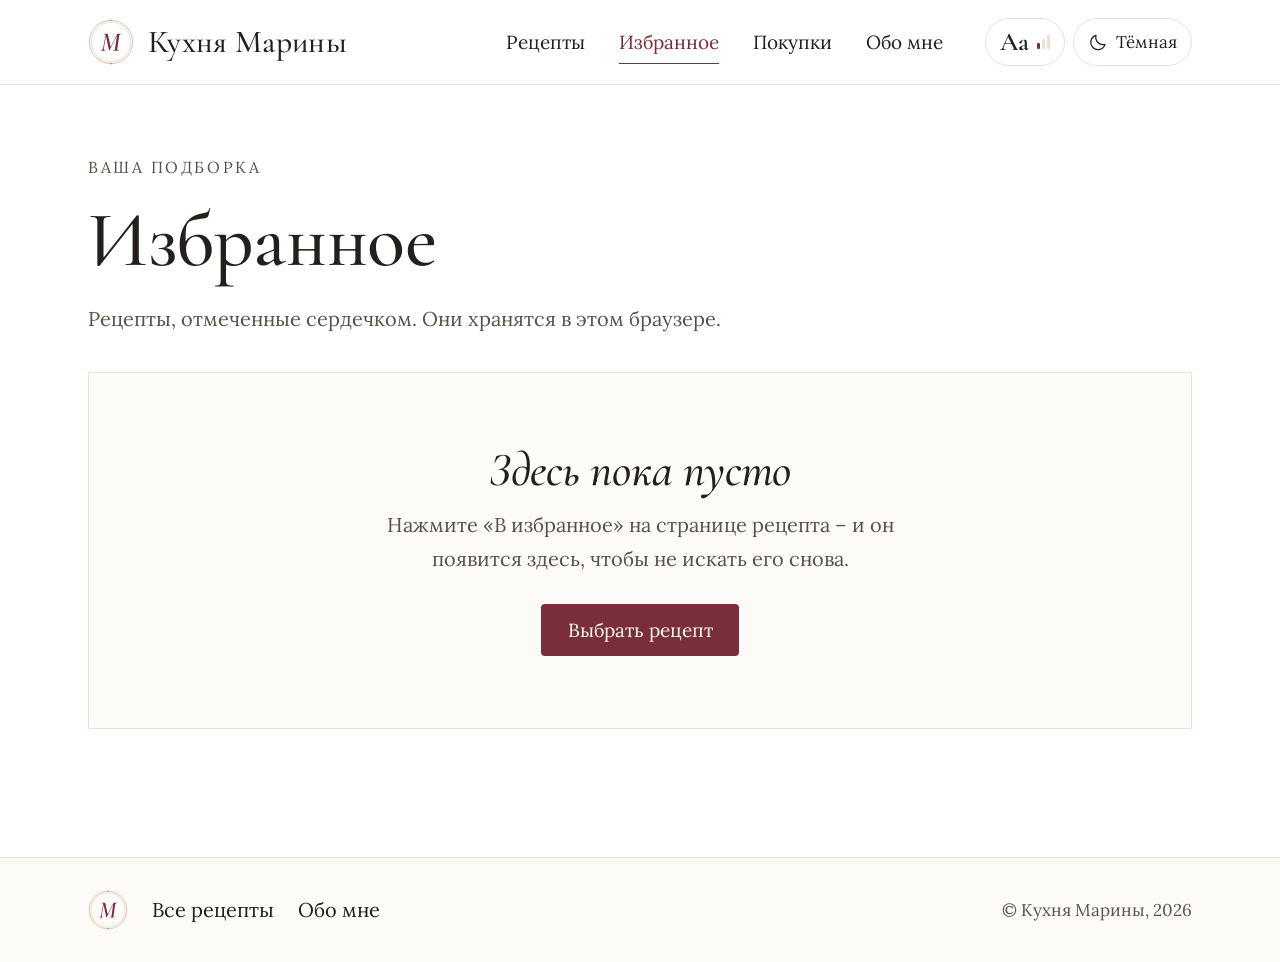
<file: favorites/index.html>
<!DOCTYPE html><html lang="ru"><head><meta charset="utf-8"><meta name="viewport" content="width=device-width, initial-scale=1, viewport-fit=cover"><title>Избранное – Кухня Марины</title><meta name="description" content="Рецепты, которые вы отметили сердечком."><link rel="canonical" href="https://myst-ery.github.io/favorites/"><link rel="icon" href="/favicon.svg" type="image/svg+xml"><link rel="apple-touch-icon" href="/apple-touch-icon.png"><link rel="manifest" href="/manifest.webmanifest"><meta name="theme-color" content="#ffffff" media="(prefers-color-scheme: light)"><meta name="theme-color" content="#1b1816" media="(prefers-color-scheme: dark)"><meta property="og:type" content="website"><meta property="og:site_name" content="Кухня Марины"><meta property="og:locale" content="ru_RU"><meta property="og:title" content="Избранное"><meta property="og:description" content="Рецепты, которые вы отметили сердечком."><meta property="og:url" content="https://myst-ery.github.io/favorites/"><meta property="og:image" content="https://myst-ery.github.io/og/site.jpg"><meta property="og:image:width" content="1200"><meta property="og:image:height" content="630"><meta name="twitter:card" content="summary_large_image"><meta name="twitter:title" content="Избранное"><meta name="twitter:description" content="Рецепты, которые вы отметили сердечком."><meta name="twitter:image" content="https://myst-ery.github.io/og/site.jpg"><script>
      (function () {
        var d = document.documentElement;
        function apply() {
          d.classList.add('js');
          try {
            var s = JSON.parse(localStorage.getItem('km:settings') || '{}');
            if (s.theme === 'light' || s.theme === 'dark') d.dataset.theme = s.theme;
            if (s.size === 'large' || s.size === 'xlarge') d.dataset.size = s.size;
          } catch (e) {}
        }
        apply();
        document.addEventListener('astro:after-swap', apply);
      })();
    </script><meta name="astro-view-transitions-enabled" content="true"><meta name="astro-view-transitions-fallback" content="animate"><script type="module" src="/_astro/ClientRouter.astro_astro_type_script_index_0_lang.ClSD9gNq.js"></script><link rel="stylesheet" href="/_astro/Base.C4GfyK1i.css"><script type="module" src="/_astro/page.CFYkGvk_.js"></script><style>[data-astro-transition-scope="astro-typyj2n2-1"] { view-transition-name: astro-typyj2n2-1; }@layer astro { ::view-transition-old(astro-typyj2n2-1) { animation: none; opacity: 0; mix-blend-mode: normal; }::view-transition-new(astro-typyj2n2-1) { animation: none; mix-blend-mode: normal; }::view-transition-group(astro-typyj2n2-1) { animation: none } }[data-astro-transition-fallback="old"] [data-astro-transition-scope="astro-typyj2n2-1"],
			[data-astro-transition-fallback="old"][data-astro-transition-scope="astro-typyj2n2-1"] { animation: none; mix-blend-mode: normal; }[data-astro-transition-fallback="new"] [data-astro-transition-scope="astro-typyj2n2-1"],
			[data-astro-transition-fallback="new"][data-astro-transition-scope="astro-typyj2n2-1"] { animation: none; mix-blend-mode: normal; }</style><style>[data-astro-transition-scope="astro-kxw5hcx6-2"] { view-transition-name: astro-kxw5hcx6-2; }@layer astro { ::view-transition-old(astro-kxw5hcx6-2) { animation: none; opacity: 0; mix-blend-mode: normal; }::view-transition-new(astro-kxw5hcx6-2) { animation: none; mix-blend-mode: normal; }::view-transition-group(astro-kxw5hcx6-2) { animation: none } }[data-astro-transition-fallback="old"] [data-astro-transition-scope="astro-kxw5hcx6-2"],
			[data-astro-transition-fallback="old"][data-astro-transition-scope="astro-kxw5hcx6-2"] { animation: none; mix-blend-mode: normal; }[data-astro-transition-fallback="new"] [data-astro-transition-scope="astro-kxw5hcx6-2"],
			[data-astro-transition-fallback="new"][data-astro-transition-scope="astro-kxw5hcx6-2"] { animation: none; mix-blend-mode: normal; }</style></head><body><a class="skip-link" href="#main">Перейти к содержанию</a><header data-astro-transition-scope="astro-typyj2n2-1" class="site-header"><div class="container header-row"><a class="brand" href="/" aria-label="Кухня Марины – на главную"><svg class="monogram" width="46" height="46" viewBox="0 0 100 100" aria-hidden="true"><circle cx="50" cy="50" r="47" fill="none" stroke="var(--gold)" stroke-width="1.1"></circle><circle cx="50" cy="50" r="43" fill="none" stroke="var(--gold)" stroke-width="0.6"></circle><path d="M50 0.8l2 2.2-2 2.2-2-2.2zM50 94.8l2 2.2-2 2.2-2-2.2z" fill="var(--gold)"></path><path d="M57 76L57 76Q56.8 76 56.8 75.5Q56.8 75 57 75L57 75Q59.4 75 60.6 74.6Q61.8 74.2 62.3 73Q62.9 71.8 63.2 69.5L63.2 69.5L68.9 31.3L46.6 75.4Q46.5 75.8 46 75.7Q45.6 75.7 45.5 75.4L45.5 75.4L36.6 33L30.6 66.2Q29.8 70.5 30.8 72.8Q31.8 75 34.6 75L34.6 75Q34.9 75 34.9 75.5Q34.9 76 34.6 76L34.6 76Q33.2 76 31.6 75.9Q29.9 75.8 27.8 75.8L27.8 75.8Q26 75.8 24.4 75.9Q22.7 76 21.2 76L21.2 76Q21 76 21 75.5Q21 75 21.2 75L21.2 75Q23.9 75 25.8 72.8Q27.8 70.6 28.6 66.3L28.6 66.3L35.4 29.6Q35.1 29.2 34.9 28.9L34.9 28.9Q33.7 27.7 32.4 27.3Q31 27 29.8 27L29.8 27Q29.7 27 29.7 26.5Q29.7 26 29.8 26L29.8 26Q30.9 26 32.1 26.1Q33.4 26.2 34.7 26.2L34.7 26.2Q36.6 26.2 38.1 26.1Q39.6 26 40.4 26L40.4 26Q41.3 26 41.8 26.8Q42.2 27.6 42.8 30.2L42.8 30.2L50.2 65L68.8 28Q69.8 26 71.6 26L71.6 26Q72.2 26 73.6 26.1Q75 26.2 76.2 26.2L76.2 26.2Q77.9 26.2 79.1 26.1Q80.2 26 81.4 26L81.4 26Q81.6 26 81.6 26.5Q81.6 27 81.4 27L81.4 27Q78.8 27 77.4 28Q75.9 29 75.4 32.3L75.4 32.3L69.9 69.5Q69.4 73 70.2 74Q71 75 74.2 75L74.2 75Q74.5 75 74.5 75.5Q74.5 76 74.2 76L74.2 76Q72.6 76 70.4 75.9Q68.2 75.8 65.6 75.8L65.6 75.8Q63.1 75.8 61 75.9Q58.8 76 57 76Z" fill="var(--accent)" transform="translate(50 50.5) scale(0.74) translate(-51.3 -51)"></path></svg><span class="brand-name">Кухня Марины</span></a><nav class="main-nav" aria-label="Разделы сайта"><a href="/recipes/" class="nav-link">Рецепты</a><a href="/favorites/" class="nav-link active" aria-current="page">Избранное</a><a href="/shopping/" class="nav-link">Покупки</a><a href="/about/" class="nav-link">Обо мне</a></nav><div class="header-tools"><button class="tool-btn" type="button" data-action="font-size" aria-label="Аа – размер шрифта: обычный" title="Размер шрифта"><span class="tool-aa" aria-hidden="true">Аа</span><span class="size-steps" aria-hidden="true"><i></i><i></i><i></i></span></button><button class="tool-btn" type="button" data-action="theme" aria-label="Тёмная тема" title="Светлая или тёмная тема"><svg class="icon theme-moon" viewBox="0 0 24 24" aria-hidden="true" focusable="false"><path d="M20 14.5A8.5 8.5 0 0 1 9.5 4 8.5 8.5 0 1 0 20 14.5z" fill="none" stroke="currentColor" stroke-width="1.5" stroke-linecap="round" stroke-linejoin="round"></path></svg><svg class="icon theme-sun" viewBox="0 0 24 24" aria-hidden="true" focusable="false"><path d="M12 16.5a4.5 4.5 0 1 0 0-9 4.5 4.5 0 0 0 0 9zM12 2v2M12 20v2M2 12h2M20 12h2M4.9 4.9l1.4 1.4M17.7 17.7l1.4 1.4M4.9 19.1l1.4-1.4M17.7 6.3l1.4-1.4" fill="none" stroke="currentColor" stroke-width="1.5" stroke-linecap="round" stroke-linejoin="round"></path></svg><span class="tool-label theme-label-dark">Тёмная</span><span class="tool-label theme-label-light">Светлая</span></button></div></div></header><nav data-astro-transition-scope="astro-kxw5hcx6-2" class="bottom-nav" aria-label="Быстрые разделы"><a href="/" class="bottom-link"><svg class="icon" viewBox="0 0 24 24" aria-hidden="true" focusable="false"><path d="M3.5 11 12 4l8.5 7M6 9.5V20h12V9.5" fill="none" stroke="currentColor" stroke-width="1.5" stroke-linecap="round" stroke-linejoin="round"></path></svg><span>Главная</span></a><a href="/recipes/" class="bottom-link"><svg class="icon" viewBox="0 0 24 24" aria-hidden="true" focusable="false"><path d="M4 5.5C6.5 4 9.5 4 12 5.5 14.5 4 17.5 4 20 5.5V19c-2.5-1.5-5.5-1.5-8 0-2.5-1.5-5.5-1.5-8 0zM12 5.5V19" fill="none" stroke="currentColor" stroke-width="1.5" stroke-linecap="round" stroke-linejoin="round"></path></svg><span>Рецепты</span></a><a href="/favorites/" class="bottom-link active" aria-current="page"><svg class="icon" viewBox="0 0 24 24" aria-hidden="true" focusable="false"><path d="M12 20.5s-7.5-4.6-9.2-9.4C1.6 7.6 3.9 4.5 7.2 4.5c2 0 3.5 1.1 4.8 2.9 1.3-1.8 2.8-2.9 4.8-2.9 3.3 0 5.6 3.1 4.4 6.6-1.7 4.8-9.2 9.4-9.2 9.4z" fill="none" stroke="currentColor" stroke-width="1.5" stroke-linecap="round" stroke-linejoin="round"></path></svg><span>Избранное</span></a><a href="/shopping/" class="bottom-link"><svg class="icon" viewBox="0 0 24 24" aria-hidden="true" focusable="false"><path d="M9 6.5h11M9 12h11M9 17.5h11M4.5 6.5h.01M4.5 12h.01M4.5 17.5h.01" fill="none" stroke="currentColor" stroke-width="1.5" stroke-linecap="round" stroke-linejoin="round"></path></svg><span>Покупки</span></a></nav><main id="main"><div class="container"><header class="page-head" data-reveal><p class="kicker">Ваша подборка</p><h1>Избранное</h1><p>Рецепты, отмеченные сердечком. Они хранятся в этом браузере.</p></header><style>astro-island,astro-slot,astro-static-slot{display:contents}</style><script>(function(){let e=async e=>{await(await e())()};(self.Astro||(self.Astro={})).load=e,window.dispatchEvent(new Event(`astro:load`))})();</script><script>(function(){function e(t){"@babel/helpers - typeof";return e=typeof Symbol==`function`&&typeof Symbol.iterator==`symbol`?function(e){return typeof e}:function(e){return e&&typeof Symbol==`function`&&e.constructor===Symbol&&e!==Symbol.prototype?`symbol`:typeof e},e(t)}function t(t,n){if(e(t)!=`object`||!t)return t;var r=t[Symbol.toPrimitive];if(r!==void 0){var i=r.call(t,n||`default`);if(e(i)!=`object`)return i;throw TypeError(`@@toPrimitive must return a primitive value.`)}return(n===`string`?String:Number)(t)}function n(n){var r=t(n,`string`);return e(r)==`symbol`?r:r+``}function r(e,t,r){return(t=n(t))in e?Object.defineProperty(e,t,{value:r,enumerable:!0,configurable:!0,writable:!0}):e[t]=r,e}let i=/* @__PURE__ */ new Set([`__proto__`,`constructor`,`prototype`]);{let e={0:e=>a(e),1:e=>n(e),2:e=>new RegExp(e),3:e=>new Date(e),4:e=>new Map(n(e)),5:e=>new Set(n(e)),6:e=>BigInt(e),7:e=>new URL(e),8:e=>new Uint8Array(e),9:e=>new Uint16Array(e),10:e=>new Uint32Array(e),11:e=>1/0*e},t=t=>{let[n,r]=t;return n in e?e[n](r):void 0},n=e=>e.map(t),a=e=>typeof e!=`object`||!e?e:Object.fromEntries(Object.entries(e).map(([e,n])=>[e,t(n)]));class o extends HTMLElement{constructor(...e){super(...e),r(this,`Component`,void 0),r(this,`hydrator`,void 0),r(this,`hydrate`,async()=>{var e;if(!this.hydrator||!this.isConnected)return;let t=(e=this.parentElement)==null?void 0:e.closest(`astro-island[ssr]`);if(t){t.addEventListener(`astro:hydrate`,this.hydrate,{once:!0});return}let n=this.querySelectorAll(`astro-slot`),r={},i=this.querySelectorAll(`template[data-astro-template]`);for(let e of i){let t=e.closest(this.tagName);t!=null&&t.isSameNode(this)&&(r[e.getAttribute(`data-astro-template`)||`default`]=e.innerHTML,e.remove())}for(let e of n){let t=e.closest(this.tagName);t!=null&&t.isSameNode(this)&&(r[e.getAttribute(`name`)||`default`]=e.innerHTML)}let o;try{o=this.hasAttribute(`props`)?a(JSON.parse(this.getAttribute(`props`))):{}}catch(e){let t=this.getAttribute(`component-url`)||`<unknown>`,n=this.getAttribute(`component-export`);throw n&&(t+=` (export ${n})`),console.error(`[hydrate] Error parsing props for component ${t}`,this.getAttribute(`props`),e),e}await this.hydrator(this)(this.Component,o,r,{client:this.getAttribute(`client`)}),this.removeAttribute(`ssr`),this.dispatchEvent(new CustomEvent(`astro:hydrate`))}),r(this,`unmount`,()=>{this.isConnected||this.dispatchEvent(new CustomEvent(`astro:unmount`))})}disconnectedCallback(){document.removeEventListener(`astro:after-swap`,this.unmount),document.addEventListener(`astro:after-swap`,this.unmount,{once:!0})}connectedCallback(){if(!this.hasAttribute(`await-children`)||document.readyState===`interactive`||document.readyState===`complete`)this.childrenConnectedCallback();else{let e=()=>{document.removeEventListener(`DOMContentLoaded`,e),t.disconnect(),this.childrenConnectedCallback()},t=new MutationObserver(()=>{var t;((t=this.lastChild)==null?void 0:t.nodeType)===Node.COMMENT_NODE&&this.lastChild.nodeValue===`astro:end`&&(this.lastChild.remove(),e())});t.observe(this,{childList:!0}),document.addEventListener(`DOMContentLoaded`,e)}}async childrenConnectedCallback(){let e=this.getAttribute(`before-hydration-url`);e&&await import(e),this.start()}getRetryImportUrl(e){let t=new URL(e,document.baseURI);return t.searchParams.set(`astro-retry`,Date.now().toString()),t.toString()}async importWithRetry(e){try{return await import(e)}catch(t){return await new Promise(e=>setTimeout(e,1e3)),import(this.getRetryImportUrl(e))}}handleHydrationError(e){let t=this.getAttribute(`component-url`),n=new CustomEvent(`astro:hydration-error`,{cancelable:!0,bubbles:!0,composed:!0,detail:{error:e,componentUrl:t}});this.dispatchEvent(n)&&console.error(`[astro-island] Error hydrating ${t}`,e)}async start(){let e=JSON.parse(this.getAttribute(`opts`)),t=this.getAttribute(`client`);if(Astro[t]===void 0){window.addEventListener(`astro:${t}`,()=>this.start(),{once:!0});return}try{await Astro[t](async()=>{let e=this.getAttribute(`renderer-url`);try{let[t,{default:n}]=await Promise.all([this.importWithRetry(this.getAttribute(`component-url`)),e?this.importWithRetry(e):Promise.resolve({default:()=>()=>{}})]),r=this.getAttribute(`component-export`)||`default`;if(r.includes(`.`)){this.Component=t;for(let e of r.split(`.`)){if(i.has(e)||!this.Component||typeof this.Component!=`object`&&typeof this.Component!=`function`||!Object.hasOwn(this.Component,e))throw Error(`Invalid component export path: ${r}`);this.Component=this.Component[e]}}else{if(i.has(r))throw Error(`Invalid component export path: ${r}`);this.Component=t[r]}return this.hydrator=n,this.hydrate}catch(e){return this.handleHydrationError(e),()=>{}}},e,this)}catch(e){this.handleHydrationError(e)}}attributeChangedCallback(){this.hydrate()}}r(o,`observedAttributes`,[`props`]),customElements.get(`astro-island`)||customElements.define(`astro-island`,o)}})();</script><astro-island uid="Z2eFROg" prefix="r1" component-url="/_astro/FavoritesList.Cnx8f0VK.js" component-export="default" renderer-url="/_astro/client.DhnMnjx5.js" props="{&quot;recipes&quot;:[1,[[0,{&quot;slug&quot;:[0,&quot;bananovyj-keks&quot;],&quot;title&quot;:[0,&quot;Банановый кекс&quot;],&quot;category&quot;:[0,&quot;Десерты&quot;],&quot;minutes&quot;:[0,null],&quot;description&quot;:[0,&quot;Влажный ароматный кекс из переспелых бананов. По желанию – под тонкой сахарной глазурью.&quot;],&quot;photo&quot;:[0,{&quot;src&quot;:[0,&quot;/images/recipes/bananovyj-keks.jpg&quot;],&quot;width&quot;:[0,1200],&quot;height&quot;:[0,800],&quot;webp&quot;:[1,[[0,{&quot;src&quot;:[0,&quot;/images/recipes/bananovyj-keks-800.webp&quot;],&quot;width&quot;:[0,800]}],[0,{&quot;src&quot;:[0,&quot;/images/recipes/bananovyj-keks-1600.webp&quot;],&quot;width&quot;:[0,1536]}]]]}],&quot;seasons&quot;:[1,[[0,&quot;зима&quot;],[0,&quot;весна&quot;]]],&quot;fromNotebook&quot;:[0,false],&quot;products&quot;:[1,[[0,&quot;Бананы переспелые&quot;],[0,&quot;Яйцо&quot;],[0,&quot;Сливочное масло&quot;],[0,&quot;Сахар&quot;],[0,&quot;Мука&quot;],[0,&quot;Разрыхлитель&quot;],[0,&quot;Соль&quot;]]]}],[0,{&quot;slug&quot;:[0,&quot;picca-s-tykvoj&quot;],&quot;title&quot;:[0,&quot;Пицца с тыквой&quot;],&quot;category&quot;:[0,&quot;Выпечка&quot;],&quot;minutes&quot;:[0,null],&quot;description&quot;:[0,&quot;Дрожжевое тесто, сметана, тыква, копчёная корейка и сыр – сытная осенняя пицца на большой противень.&quot;],&quot;photo&quot;:[0,{&quot;src&quot;:[0,&quot;/images/recipes/picca-s-tykvoj.jpg&quot;],&quot;width&quot;:[0,1200],&quot;height&quot;:[0,800],&quot;webp&quot;:[1,[[0,{&quot;src&quot;:[0,&quot;/images/recipes/picca-s-tykvoj-800.webp&quot;],&quot;width&quot;:[0,800]}],[0,{&quot;src&quot;:[0,&quot;/images/recipes/picca-s-tykvoj-1600.webp&quot;],&quot;width&quot;:[0,1536]}]]]}],&quot;seasons&quot;:[1,[[0,&quot;осень&quot;]]],&quot;fromNotebook&quot;:[0,false],&quot;products&quot;:[1,[[0,&quot;Мука&quot;],[0,&quot;Дрожжи&quot;],[0,&quot;Вода комнатной температуры&quot;],[0,&quot;Растительное масло&quot;],[0,&quot;Соль&quot;],[0,&quot;Тыква (твёрдая мякоть)&quot;],[0,&quot;Репчатый лук&quot;],[0,&quot;Копчёная корейка&quot;],[0,&quot;Сметана&quot;],[0,&quot;Тёртый сыр&quot;],[0,&quot;Мускатный орех, соль, перец&quot;]]]}],[0,{&quot;slug&quot;:[0,&quot;ragu-iz-tykvy&quot;],&quot;title&quot;:[0,&quot;Рагу из тыквы&quot;],&quot;category&quot;:[0,&quot;Горячее&quot;],&quot;minutes&quot;:[0,null],&quot;description&quot;:[0,&quot;Тыква, томаты и сладкий перец, томлёные в духовке с эстрагоном. Лёгкое и яркое осеннее блюдо.&quot;],&quot;photo&quot;:[0,{&quot;src&quot;:[0,&quot;/images/recipes/ragu-iz-tykvy.jpg&quot;],&quot;width&quot;:[0,1200],&quot;height&quot;:[0,800],&quot;webp&quot;:[1,[[0,{&quot;src&quot;:[0,&quot;/images/recipes/ragu-iz-tykvy-800.webp&quot;],&quot;width&quot;:[0,800]}],[0,{&quot;src&quot;:[0,&quot;/images/recipes/ragu-iz-tykvy-1600.webp&quot;],&quot;width&quot;:[0,1536]}]]]}],&quot;seasons&quot;:[1,[[0,&quot;осень&quot;]]],&quot;fromNotebook&quot;:[0,false],&quot;products&quot;:[1,[[0,&quot;Тыква (мякоть)&quot;],[0,&quot;Помидоры&quot;],[0,&quot;Репчатый лук&quot;],[0,&quot;Чеснок&quot;],[0,&quot;Сладкий перец&quot;],[0,&quot;Растительное масло&quot;],[0,&quot;Эстрагон&quot;],[0,&quot;Соль, перец&quot;]]]}],[0,{&quot;slug&quot;:[0,&quot;cyplenok-fistashkovyj-sous&quot;],&quot;title&quot;:[0,&quot;Цыплёнок с фисташковым соусом&quot;],&quot;category&quot;:[0,&quot;Горячее&quot;],&quot;minutes&quot;:[0,40],&quot;description&quot;:[0,&quot;Куриные грудки в хрустящей фисташковой корочке с нежным соусом из авокадо и золотистого лука.&quot;],&quot;photo&quot;:[0,{&quot;src&quot;:[0,&quot;/images/recipes/cyplenok-fistashkovyj-sous.jpg&quot;],&quot;width&quot;:[0,1200],&quot;height&quot;:[0,800],&quot;webp&quot;:[1,[[0,{&quot;src&quot;:[0,&quot;/images/recipes/cyplenok-fistashkovyj-sous-800.webp&quot;],&quot;width&quot;:[0,800]}],[0,{&quot;src&quot;:[0,&quot;/images/recipes/cyplenok-fistashkovyj-sous-1600.webp&quot;],&quot;width&quot;:[0,1536]}]]]}],&quot;seasons&quot;:[1,[]],&quot;fromNotebook&quot;:[0,false],&quot;products&quot;:[1,[[0,&quot;Фисташки очищенные, измельчённые&quot;],[0,&quot;Куриные грудки без кожи и костей&quot;],[0,&quot;Оливковое масло&quot;],[0,&quot;Зелёный салат&quot;],[0,&quot;Соль&quot;],[0,&quot;Молотый перец&quot;],[0,&quot;Репчатый лук&quot;],[0,&quot;Авокадо&quot;],[0,&quot;Оливковое масло&quot;],[0,&quot;Лимонный сок&quot;]]]}],[0,{&quot;slug&quot;:[0,&quot;zapechennye-ovoshchi&quot;],&quot;title&quot;:[0,&quot;Овощи, запечённые с чабрецом&quot;],&quot;category&quot;:[0,&quot;Горячее&quot;],&quot;minutes&quot;:[0,null],&quot;description&quot;:[0,&quot;Баклажан, кабачок и разноцветный перец, запечённые с чабрецом и чесноком. Простое блюдо, которое пахнет летом.&quot;],&quot;photo&quot;:[0,{&quot;src&quot;:[0,&quot;/images/recipes/zapechennye-ovoshchi.jpg&quot;],&quot;width&quot;:[0,1200],&quot;height&quot;:[0,800],&quot;webp&quot;:[1,[[0,{&quot;src&quot;:[0,&quot;/images/recipes/zapechennye-ovoshchi-800.webp&quot;],&quot;width&quot;:[0,800]}],[0,{&quot;src&quot;:[0,&quot;/images/recipes/zapechennye-ovoshchi-1600.webp&quot;],&quot;width&quot;:[0,1536]}]]]}],&quot;seasons&quot;:[1,[[0,&quot;лето&quot;],[0,&quot;осень&quot;]]],&quot;fromNotebook&quot;:[0,false],&quot;products&quot;:[1,[[0,&quot;Баклажан&quot;],[0,&quot;Кабачок&quot;],[0,&quot;Сладкий перец разного цвета&quot;],[0,&quot;Чеснок&quot;],[0,&quot;Чабрец&quot;],[0,&quot;Растительное масло&quot;],[0,&quot;Соль&quot;]]]}],[0,{&quot;slug&quot;:[0,&quot;salat-s-baklazhanom&quot;],&quot;title&quot;:[0,&quot;Салат с баклажаном и ореховой заправкой&quot;],&quot;category&quot;:[0,&quot;Салаты&quot;],&quot;minutes&quot;:[0,null],&quot;description&quot;:[0,&quot;Тёплый баклажан с чесноком, свежие овощи и кисло-сладкая заправка из грецких орехов.&quot;],&quot;photo&quot;:[0,{&quot;src&quot;:[0,&quot;/images/recipes/salat-s-baklazhanom.jpg&quot;],&quot;width&quot;:[0,1200],&quot;height&quot;:[0,800],&quot;webp&quot;:[1,[[0,{&quot;src&quot;:[0,&quot;/images/recipes/salat-s-baklazhanom-800.webp&quot;],&quot;width&quot;:[0,800]}],[0,{&quot;src&quot;:[0,&quot;/images/recipes/salat-s-baklazhanom-1600.webp&quot;],&quot;width&quot;:[0,1536]}]]]}],&quot;seasons&quot;:[1,[[0,&quot;лето&quot;],[0,&quot;осень&quot;]]],&quot;fromNotebook&quot;:[0,false],&quot;products&quot;:[1,[[0,&quot;Баклажан&quot;],[0,&quot;Чеснок&quot;],[0,&quot;Листья салата&quot;],[0,&quot;Огурец&quot;],[0,&quot;Помидоры&quot;],[0,&quot;Сладкий перец&quot;],[0,&quot;Масло для жарки&quot;],[0,&quot;Соль&quot;],[0,&quot;Грецкие орехи&quot;],[0,&quot;Растительное масло&quot;],[0,&quot;Лимонный сок&quot;],[0,&quot;Сахар&quot;],[0,&quot;Вода&quot;]]]}],[0,{&quot;slug&quot;:[0,&quot;ikra-baklazhannaya&quot;],&quot;title&quot;:[0,&quot;Баклажанная икра&quot;],&quot;category&quot;:[0,&quot;Закуски&quot;],&quot;minutes&quot;:[0,null],&quot;description&quot;:[0,&quot;Запечённые в духовке овощи, взбитые в нежную икру. Хороша сразу, а можно закатать в банки и открыть зимой.&quot;],&quot;photo&quot;:[0,{&quot;src&quot;:[0,&quot;/images/recipes/ikra-baklazhannaya.jpg&quot;],&quot;width&quot;:[0,1200],&quot;height&quot;:[0,800],&quot;webp&quot;:[1,[[0,{&quot;src&quot;:[0,&quot;/images/recipes/ikra-baklazhannaya-800.webp&quot;],&quot;width&quot;:[0,800]}],[0,{&quot;src&quot;:[0,&quot;/images/recipes/ikra-baklazhannaya-1600.webp&quot;],&quot;width&quot;:[0,1536]}]]]}],&quot;seasons&quot;:[1,[[0,&quot;лето&quot;],[0,&quot;осень&quot;]]],&quot;fromNotebook&quot;:[0,false],&quot;products&quot;:[1,[[0,&quot;Баклажан&quot;],[0,&quot;Красный сладкий перец&quot;],[0,&quot;Морковь&quot;],[0,&quot;Репчатый лук&quot;],[0,&quot;Помидоры&quot;],[0,&quot;Чеснок&quot;],[0,&quot;Соль&quot;],[0,&quot;Сахар&quot;],[0,&quot;Растительное масло&quot;],[0,&quot;Чёрный молотый перец&quot;]]]}]]]}" ssr client="load" opts="{&quot;name&quot;:&quot;FavoritesList&quot;,&quot;value&quot;:true}" await-children><div style="min-height:40vh" aria-busy="true"></div><!--astro:end--></astro-island></div></main><footer class="site-footer"><div class="container footer-row"><svg class="monogram" width="40" height="40" viewBox="0 0 100 100" aria-hidden="true"><circle cx="50" cy="50" r="47" fill="none" stroke="var(--gold)" stroke-width="1.1"></circle><circle cx="50" cy="50" r="43" fill="none" stroke="var(--gold)" stroke-width="0.6"></circle><path d="M50 0.8l2 2.2-2 2.2-2-2.2zM50 94.8l2 2.2-2 2.2-2-2.2z" fill="var(--gold)"></path><path d="M57 76L57 76Q56.8 76 56.8 75.5Q56.8 75 57 75L57 75Q59.4 75 60.6 74.6Q61.8 74.2 62.3 73Q62.9 71.8 63.2 69.5L63.2 69.5L68.9 31.3L46.6 75.4Q46.5 75.8 46 75.7Q45.6 75.7 45.5 75.4L45.5 75.4L36.6 33L30.6 66.2Q29.8 70.5 30.8 72.8Q31.8 75 34.6 75L34.6 75Q34.9 75 34.9 75.5Q34.9 76 34.6 76L34.6 76Q33.2 76 31.6 75.9Q29.9 75.8 27.8 75.8L27.8 75.8Q26 75.8 24.4 75.9Q22.7 76 21.2 76L21.2 76Q21 76 21 75.5Q21 75 21.2 75L21.2 75Q23.9 75 25.8 72.8Q27.8 70.6 28.6 66.3L28.6 66.3L35.4 29.6Q35.1 29.2 34.9 28.9L34.9 28.9Q33.7 27.7 32.4 27.3Q31 27 29.8 27L29.8 27Q29.7 27 29.7 26.5Q29.7 26 29.8 26L29.8 26Q30.9 26 32.1 26.1Q33.4 26.2 34.7 26.2L34.7 26.2Q36.6 26.2 38.1 26.1Q39.6 26 40.4 26L40.4 26Q41.3 26 41.8 26.8Q42.2 27.6 42.8 30.2L42.8 30.2L50.2 65L68.8 28Q69.8 26 71.6 26L71.6 26Q72.2 26 73.6 26.1Q75 26.2 76.2 26.2L76.2 26.2Q77.9 26.2 79.1 26.1Q80.2 26 81.4 26L81.4 26Q81.6 26 81.6 26.5Q81.6 27 81.4 27L81.4 27Q78.8 27 77.4 28Q75.9 29 75.4 32.3L75.4 32.3L69.9 69.5Q69.4 73 70.2 74Q71 75 74.2 75L74.2 75Q74.5 75 74.5 75.5Q74.5 76 74.2 76L74.2 76Q72.6 76 70.4 75.9Q68.2 75.8 65.6 75.8L65.6 75.8Q63.1 75.8 61 75.9Q58.8 76 57 76Z" fill="var(--accent)" transform="translate(50 50.5) scale(0.74) translate(-51.3 -51)"></path></svg><nav class="footer-nav" aria-label="Ссылки в подвале"><a href="/recipes/">Все рецепты</a><a href="/about/">Обо мне</a></nav><p class="footer-copy">© Кухня Марины, 2026</p></div></footer><script type="module" src="/_astro/Base.astro_astro_type_script_index_0_lang.CGUqgOw7.js"></script></body></html>
</file>
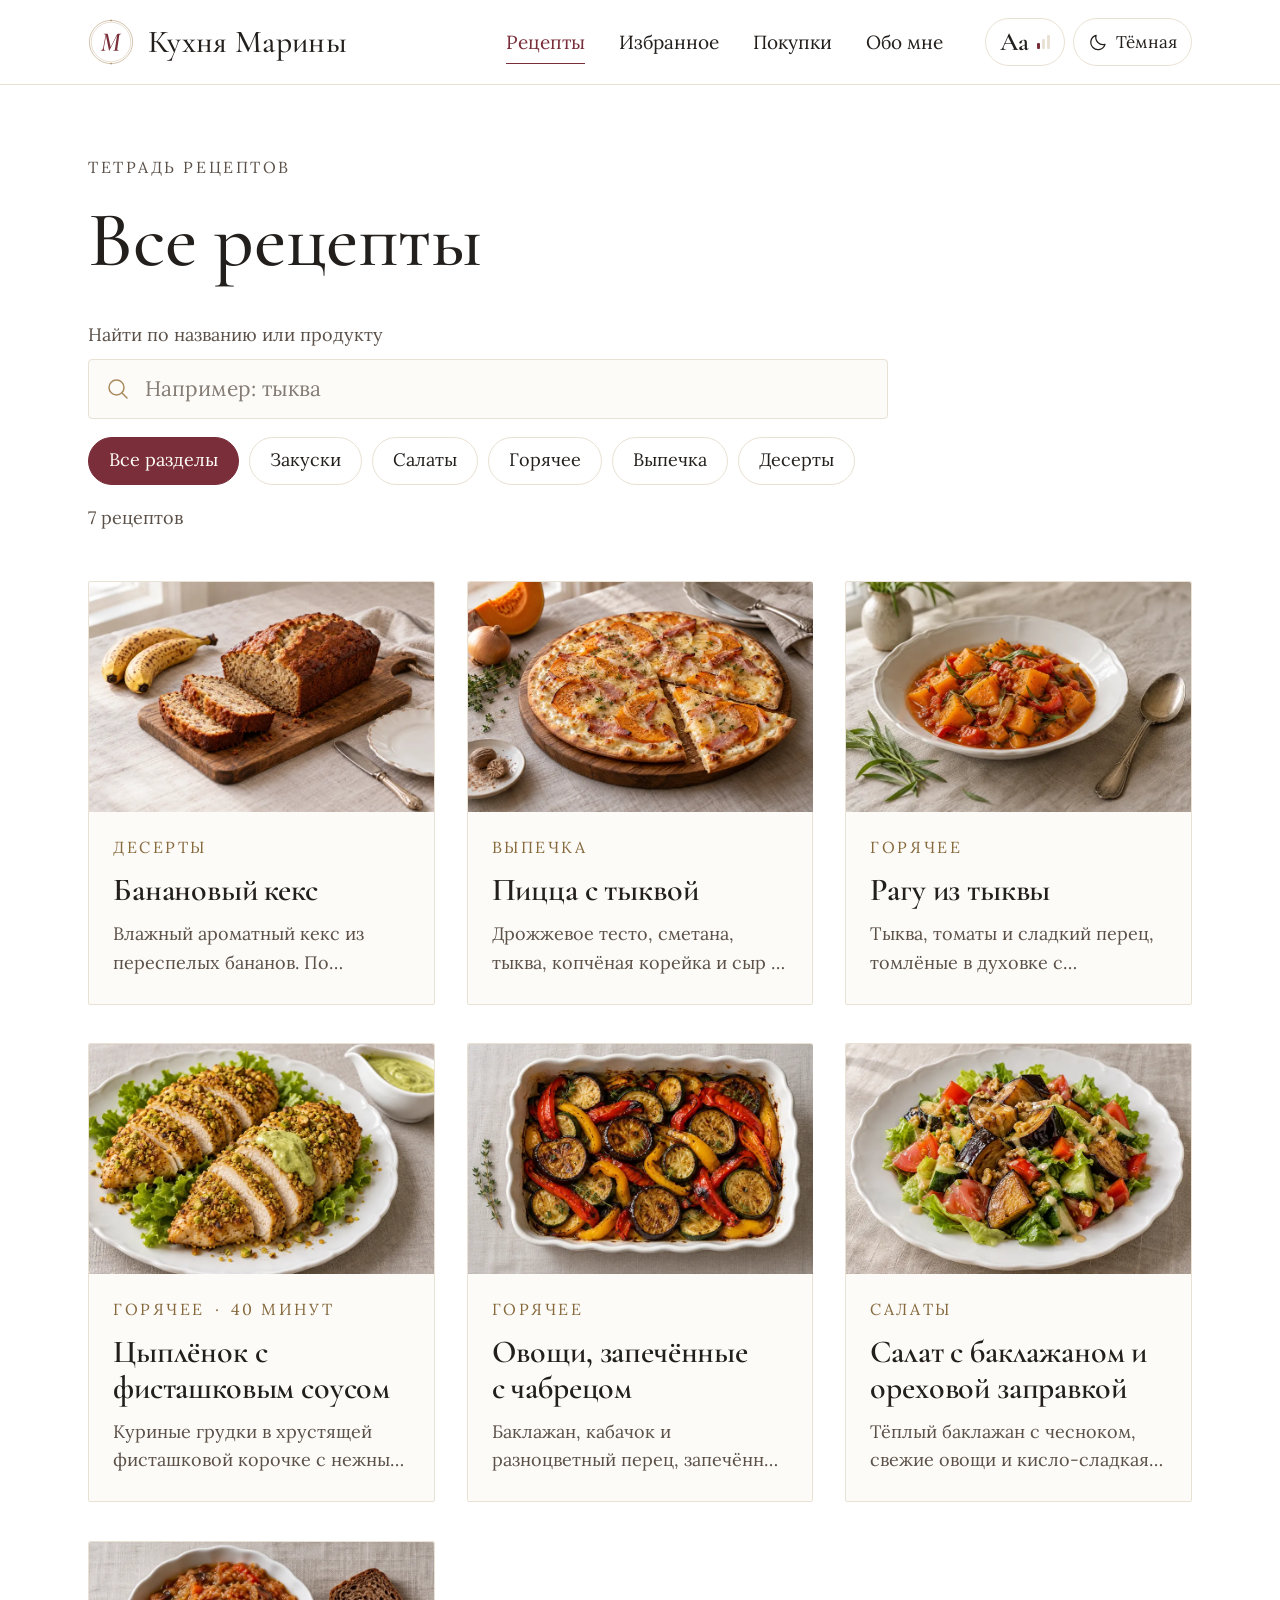
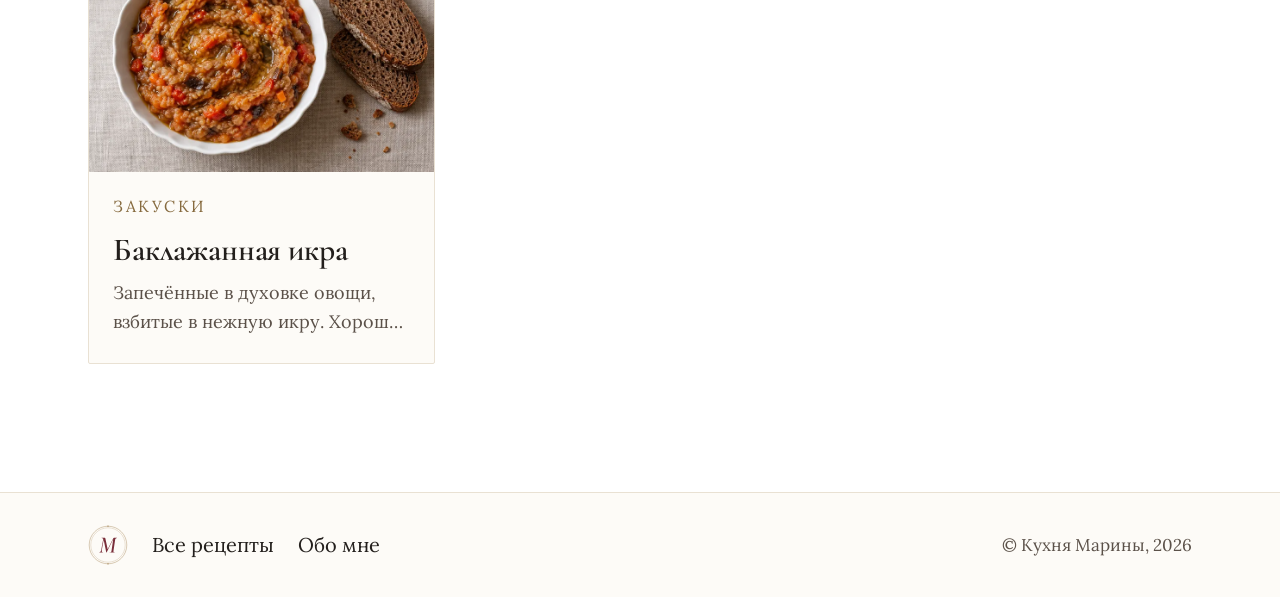
<file: recipes/index.html>
<!DOCTYPE html><html lang="ru"><head><meta charset="utf-8"><meta name="viewport" content="width=device-width, initial-scale=1, viewport-fit=cover"><title>Все рецепты – Кухня Марины</title><meta name="description" content="Все рецепты Марины: закуски, салаты, горячее, выпечка и десерты из простых продуктов."><link rel="canonical" href="https://myst-ery.github.io/recipes/"><link rel="icon" href="/favicon.svg" type="image/svg+xml"><link rel="apple-touch-icon" href="/apple-touch-icon.png"><link rel="manifest" href="/manifest.webmanifest"><meta name="theme-color" content="#ffffff" media="(prefers-color-scheme: light)"><meta name="theme-color" content="#1b1816" media="(prefers-color-scheme: dark)"><meta property="og:type" content="website"><meta property="og:site_name" content="Кухня Марины"><meta property="og:locale" content="ru_RU"><meta property="og:title" content="Все рецепты"><meta property="og:description" content="Все рецепты Марины: закуски, салаты, горячее, выпечка и десерты из простых продуктов."><meta property="og:url" content="https://myst-ery.github.io/recipes/"><meta property="og:image" content="https://myst-ery.github.io/og/site.jpg"><meta property="og:image:width" content="1200"><meta property="og:image:height" content="630"><meta name="twitter:card" content="summary_large_image"><meta name="twitter:title" content="Все рецепты"><meta name="twitter:description" content="Все рецепты Марины: закуски, салаты, горячее, выпечка и десерты из простых продуктов."><meta name="twitter:image" content="https://myst-ery.github.io/og/site.jpg"><script>
      (function () {
        var d = document.documentElement;
        function apply() {
          d.classList.add('js');
          try {
            var s = JSON.parse(localStorage.getItem('km:settings') || '{}');
            if (s.theme === 'light' || s.theme === 'dark') d.dataset.theme = s.theme;
            if (s.size === 'large' || s.size === 'xlarge') d.dataset.size = s.size;
          } catch (e) {}
        }
        apply();
        document.addEventListener('astro:after-swap', apply);
      })();
    </script><meta name="astro-view-transitions-enabled" content="true"><meta name="astro-view-transitions-fallback" content="animate"><script type="module" src="/_astro/ClientRouter.astro_astro_type_script_index_0_lang.ClSD9gNq.js"></script><link rel="stylesheet" href="/_astro/Base.C4GfyK1i.css"><script type="module" src="/_astro/page.CFYkGvk_.js"></script><style>[data-astro-transition-scope="astro-typyj2n2-1"] { view-transition-name: astro-typyj2n2-1; }@layer astro { ::view-transition-old(astro-typyj2n2-1) { animation: none; opacity: 0; mix-blend-mode: normal; }::view-transition-new(astro-typyj2n2-1) { animation: none; mix-blend-mode: normal; }::view-transition-group(astro-typyj2n2-1) { animation: none } }[data-astro-transition-fallback="old"] [data-astro-transition-scope="astro-typyj2n2-1"],
			[data-astro-transition-fallback="old"][data-astro-transition-scope="astro-typyj2n2-1"] { animation: none; mix-blend-mode: normal; }[data-astro-transition-fallback="new"] [data-astro-transition-scope="astro-typyj2n2-1"],
			[data-astro-transition-fallback="new"][data-astro-transition-scope="astro-typyj2n2-1"] { animation: none; mix-blend-mode: normal; }</style><style>[data-astro-transition-scope="astro-kxw5hcx6-2"] { view-transition-name: astro-kxw5hcx6-2; }@layer astro { ::view-transition-old(astro-kxw5hcx6-2) { animation: none; opacity: 0; mix-blend-mode: normal; }::view-transition-new(astro-kxw5hcx6-2) { animation: none; mix-blend-mode: normal; }::view-transition-group(astro-kxw5hcx6-2) { animation: none } }[data-astro-transition-fallback="old"] [data-astro-transition-scope="astro-kxw5hcx6-2"],
			[data-astro-transition-fallback="old"][data-astro-transition-scope="astro-kxw5hcx6-2"] { animation: none; mix-blend-mode: normal; }[data-astro-transition-fallback="new"] [data-astro-transition-scope="astro-kxw5hcx6-2"],
			[data-astro-transition-fallback="new"][data-astro-transition-scope="astro-kxw5hcx6-2"] { animation: none; mix-blend-mode: normal; }</style></head><body><a class="skip-link" href="#main">Перейти к содержанию</a><header data-astro-transition-scope="astro-typyj2n2-1" class="site-header"><div class="container header-row"><a class="brand" href="/" aria-label="Кухня Марины – на главную"><svg class="monogram" width="46" height="46" viewBox="0 0 100 100" aria-hidden="true"><circle cx="50" cy="50" r="47" fill="none" stroke="var(--gold)" stroke-width="1.1"></circle><circle cx="50" cy="50" r="43" fill="none" stroke="var(--gold)" stroke-width="0.6"></circle><path d="M50 0.8l2 2.2-2 2.2-2-2.2zM50 94.8l2 2.2-2 2.2-2-2.2z" fill="var(--gold)"></path><path d="M57 76L57 76Q56.8 76 56.8 75.5Q56.8 75 57 75L57 75Q59.4 75 60.6 74.6Q61.8 74.2 62.3 73Q62.9 71.8 63.2 69.5L63.2 69.5L68.9 31.3L46.6 75.4Q46.5 75.8 46 75.7Q45.6 75.7 45.5 75.4L45.5 75.4L36.6 33L30.6 66.2Q29.8 70.5 30.8 72.8Q31.8 75 34.6 75L34.6 75Q34.9 75 34.9 75.5Q34.9 76 34.6 76L34.6 76Q33.2 76 31.6 75.9Q29.9 75.8 27.8 75.8L27.8 75.8Q26 75.8 24.4 75.9Q22.7 76 21.2 76L21.2 76Q21 76 21 75.5Q21 75 21.2 75L21.2 75Q23.9 75 25.8 72.8Q27.8 70.6 28.6 66.3L28.6 66.3L35.4 29.6Q35.1 29.2 34.9 28.9L34.9 28.9Q33.7 27.7 32.4 27.3Q31 27 29.8 27L29.8 27Q29.7 27 29.7 26.5Q29.7 26 29.8 26L29.8 26Q30.9 26 32.1 26.1Q33.4 26.2 34.7 26.2L34.7 26.2Q36.6 26.2 38.1 26.1Q39.6 26 40.4 26L40.4 26Q41.3 26 41.8 26.8Q42.2 27.6 42.8 30.2L42.8 30.2L50.2 65L68.8 28Q69.8 26 71.6 26L71.6 26Q72.2 26 73.6 26.1Q75 26.2 76.2 26.2L76.2 26.2Q77.9 26.2 79.1 26.1Q80.2 26 81.4 26L81.4 26Q81.6 26 81.6 26.5Q81.6 27 81.4 27L81.4 27Q78.8 27 77.4 28Q75.9 29 75.4 32.3L75.4 32.3L69.9 69.5Q69.4 73 70.2 74Q71 75 74.2 75L74.2 75Q74.5 75 74.5 75.5Q74.5 76 74.2 76L74.2 76Q72.6 76 70.4 75.9Q68.2 75.8 65.6 75.8L65.6 75.8Q63.1 75.8 61 75.9Q58.8 76 57 76Z" fill="var(--accent)" transform="translate(50 50.5) scale(0.74) translate(-51.3 -51)"></path></svg><span class="brand-name">Кухня Марины</span></a><nav class="main-nav" aria-label="Разделы сайта"><a href="/recipes/" class="nav-link active" aria-current="page">Рецепты</a><a href="/favorites/" class="nav-link">Избранное</a><a href="/shopping/" class="nav-link">Покупки</a><a href="/about/" class="nav-link">Обо мне</a></nav><div class="header-tools"><button class="tool-btn" type="button" data-action="font-size" aria-label="Аа – размер шрифта: обычный" title="Размер шрифта"><span class="tool-aa" aria-hidden="true">Аа</span><span class="size-steps" aria-hidden="true"><i></i><i></i><i></i></span></button><button class="tool-btn" type="button" data-action="theme" aria-label="Тёмная тема" title="Светлая или тёмная тема"><svg class="icon theme-moon" viewBox="0 0 24 24" aria-hidden="true" focusable="false"><path d="M20 14.5A8.5 8.5 0 0 1 9.5 4 8.5 8.5 0 1 0 20 14.5z" fill="none" stroke="currentColor" stroke-width="1.5" stroke-linecap="round" stroke-linejoin="round"></path></svg><svg class="icon theme-sun" viewBox="0 0 24 24" aria-hidden="true" focusable="false"><path d="M12 16.5a4.5 4.5 0 1 0 0-9 4.5 4.5 0 0 0 0 9zM12 2v2M12 20v2M2 12h2M20 12h2M4.9 4.9l1.4 1.4M17.7 17.7l1.4 1.4M4.9 19.1l1.4-1.4M17.7 6.3l1.4-1.4" fill="none" stroke="currentColor" stroke-width="1.5" stroke-linecap="round" stroke-linejoin="round"></path></svg><span class="tool-label theme-label-dark">Тёмная</span><span class="tool-label theme-label-light">Светлая</span></button></div></div></header><nav data-astro-transition-scope="astro-kxw5hcx6-2" class="bottom-nav" aria-label="Быстрые разделы"><a href="/" class="bottom-link"><svg class="icon" viewBox="0 0 24 24" aria-hidden="true" focusable="false"><path d="M3.5 11 12 4l8.5 7M6 9.5V20h12V9.5" fill="none" stroke="currentColor" stroke-width="1.5" stroke-linecap="round" stroke-linejoin="round"></path></svg><span>Главная</span></a><a href="/recipes/" class="bottom-link active" aria-current="page"><svg class="icon" viewBox="0 0 24 24" aria-hidden="true" focusable="false"><path d="M4 5.5C6.5 4 9.5 4 12 5.5 14.5 4 17.5 4 20 5.5V19c-2.5-1.5-5.5-1.5-8 0-2.5-1.5-5.5-1.5-8 0zM12 5.5V19" fill="none" stroke="currentColor" stroke-width="1.5" stroke-linecap="round" stroke-linejoin="round"></path></svg><span>Рецепты</span></a><a href="/favorites/" class="bottom-link"><svg class="icon" viewBox="0 0 24 24" aria-hidden="true" focusable="false"><path d="M12 20.5s-7.5-4.6-9.2-9.4C1.6 7.6 3.9 4.5 7.2 4.5c2 0 3.5 1.1 4.8 2.9 1.3-1.8 2.8-2.9 4.8-2.9 3.3 0 5.6 3.1 4.4 6.6-1.7 4.8-9.2 9.4-9.2 9.4z" fill="none" stroke="currentColor" stroke-width="1.5" stroke-linecap="round" stroke-linejoin="round"></path></svg><span>Избранное</span></a><a href="/shopping/" class="bottom-link"><svg class="icon" viewBox="0 0 24 24" aria-hidden="true" focusable="false"><path d="M9 6.5h11M9 12h11M9 17.5h11M4.5 6.5h.01M4.5 12h.01M4.5 17.5h.01" fill="none" stroke="currentColor" stroke-width="1.5" stroke-linecap="round" stroke-linejoin="round"></path></svg><span>Покупки</span></a></nav><main id="main"><div class="container"><header class="page-head" data-reveal><p class="kicker">Тетрадь рецептов</p><h1>Все рецепты</h1></header><style>astro-island,astro-slot,astro-static-slot{display:contents}</style><script>(function(){let e=async e=>{await(await e())()};(self.Astro||(self.Astro={})).load=e,window.dispatchEvent(new Event(`astro:load`))})();</script><script>(function(){function e(t){"@babel/helpers - typeof";return e=typeof Symbol==`function`&&typeof Symbol.iterator==`symbol`?function(e){return typeof e}:function(e){return e&&typeof Symbol==`function`&&e.constructor===Symbol&&e!==Symbol.prototype?`symbol`:typeof e},e(t)}function t(t,n){if(e(t)!=`object`||!t)return t;var r=t[Symbol.toPrimitive];if(r!==void 0){var i=r.call(t,n||`default`);if(e(i)!=`object`)return i;throw TypeError(`@@toPrimitive must return a primitive value.`)}return(n===`string`?String:Number)(t)}function n(n){var r=t(n,`string`);return e(r)==`symbol`?r:r+``}function r(e,t,r){return(t=n(t))in e?Object.defineProperty(e,t,{value:r,enumerable:!0,configurable:!0,writable:!0}):e[t]=r,e}let i=/* @__PURE__ */ new Set([`__proto__`,`constructor`,`prototype`]);{let e={0:e=>a(e),1:e=>n(e),2:e=>new RegExp(e),3:e=>new Date(e),4:e=>new Map(n(e)),5:e=>new Set(n(e)),6:e=>BigInt(e),7:e=>new URL(e),8:e=>new Uint8Array(e),9:e=>new Uint16Array(e),10:e=>new Uint32Array(e),11:e=>1/0*e},t=t=>{let[n,r]=t;return n in e?e[n](r):void 0},n=e=>e.map(t),a=e=>typeof e!=`object`||!e?e:Object.fromEntries(Object.entries(e).map(([e,n])=>[e,t(n)]));class o extends HTMLElement{constructor(...e){super(...e),r(this,`Component`,void 0),r(this,`hydrator`,void 0),r(this,`hydrate`,async()=>{var e;if(!this.hydrator||!this.isConnected)return;let t=(e=this.parentElement)==null?void 0:e.closest(`astro-island[ssr]`);if(t){t.addEventListener(`astro:hydrate`,this.hydrate,{once:!0});return}let n=this.querySelectorAll(`astro-slot`),r={},i=this.querySelectorAll(`template[data-astro-template]`);for(let e of i){let t=e.closest(this.tagName);t!=null&&t.isSameNode(this)&&(r[e.getAttribute(`data-astro-template`)||`default`]=e.innerHTML,e.remove())}for(let e of n){let t=e.closest(this.tagName);t!=null&&t.isSameNode(this)&&(r[e.getAttribute(`name`)||`default`]=e.innerHTML)}let o;try{o=this.hasAttribute(`props`)?a(JSON.parse(this.getAttribute(`props`))):{}}catch(e){let t=this.getAttribute(`component-url`)||`<unknown>`,n=this.getAttribute(`component-export`);throw n&&(t+=` (export ${n})`),console.error(`[hydrate] Error parsing props for component ${t}`,this.getAttribute(`props`),e),e}await this.hydrator(this)(this.Component,o,r,{client:this.getAttribute(`client`)}),this.removeAttribute(`ssr`),this.dispatchEvent(new CustomEvent(`astro:hydrate`))}),r(this,`unmount`,()=>{this.isConnected||this.dispatchEvent(new CustomEvent(`astro:unmount`))})}disconnectedCallback(){document.removeEventListener(`astro:after-swap`,this.unmount),document.addEventListener(`astro:after-swap`,this.unmount,{once:!0})}connectedCallback(){if(!this.hasAttribute(`await-children`)||document.readyState===`interactive`||document.readyState===`complete`)this.childrenConnectedCallback();else{let e=()=>{document.removeEventListener(`DOMContentLoaded`,e),t.disconnect(),this.childrenConnectedCallback()},t=new MutationObserver(()=>{var t;((t=this.lastChild)==null?void 0:t.nodeType)===Node.COMMENT_NODE&&this.lastChild.nodeValue===`astro:end`&&(this.lastChild.remove(),e())});t.observe(this,{childList:!0}),document.addEventListener(`DOMContentLoaded`,e)}}async childrenConnectedCallback(){let e=this.getAttribute(`before-hydration-url`);e&&await import(e),this.start()}getRetryImportUrl(e){let t=new URL(e,document.baseURI);return t.searchParams.set(`astro-retry`,Date.now().toString()),t.toString()}async importWithRetry(e){try{return await import(e)}catch(t){return await new Promise(e=>setTimeout(e,1e3)),import(this.getRetryImportUrl(e))}}handleHydrationError(e){let t=this.getAttribute(`component-url`),n=new CustomEvent(`astro:hydration-error`,{cancelable:!0,bubbles:!0,composed:!0,detail:{error:e,componentUrl:t}});this.dispatchEvent(n)&&console.error(`[astro-island] Error hydrating ${t}`,e)}async start(){let e=JSON.parse(this.getAttribute(`opts`)),t=this.getAttribute(`client`);if(Astro[t]===void 0){window.addEventListener(`astro:${t}`,()=>this.start(),{once:!0});return}try{await Astro[t](async()=>{let e=this.getAttribute(`renderer-url`);try{let[t,{default:n}]=await Promise.all([this.importWithRetry(this.getAttribute(`component-url`)),e?this.importWithRetry(e):Promise.resolve({default:()=>()=>{}})]),r=this.getAttribute(`component-export`)||`default`;if(r.includes(`.`)){this.Component=t;for(let e of r.split(`.`)){if(i.has(e)||!this.Component||typeof this.Component!=`object`&&typeof this.Component!=`function`||!Object.hasOwn(this.Component,e))throw Error(`Invalid component export path: ${r}`);this.Component=this.Component[e]}}else{if(i.has(r))throw Error(`Invalid component export path: ${r}`);this.Component=t[r]}return this.hydrator=n,this.hydrate}catch(e){return this.handleHydrationError(e),()=>{}}},e,this)}catch(e){this.handleHydrationError(e)}}attributeChangedCallback(){this.hydrate()}}r(o,`observedAttributes`,[`props`]),customElements.get(`astro-island`)||customElements.define(`astro-island`,o)}})();</script><astro-island uid="ZPFAdJ" prefix="r1" component-url="/_astro/RecipeBrowser.hf2FN-5M.js" component-export="default" renderer-url="/_astro/client.DhnMnjx5.js" props="{&quot;recipes&quot;:[1,[[0,{&quot;slug&quot;:[0,&quot;bananovyj-keks&quot;],&quot;title&quot;:[0,&quot;Банановый кекс&quot;],&quot;category&quot;:[0,&quot;Десерты&quot;],&quot;minutes&quot;:[0,null],&quot;description&quot;:[0,&quot;Влажный ароматный кекс из переспелых бананов. По желанию – под тонкой сахарной глазурью.&quot;],&quot;photo&quot;:[0,{&quot;src&quot;:[0,&quot;/images/recipes/bananovyj-keks.jpg&quot;],&quot;width&quot;:[0,1200],&quot;height&quot;:[0,800],&quot;webp&quot;:[1,[[0,{&quot;src&quot;:[0,&quot;/images/recipes/bananovyj-keks-800.webp&quot;],&quot;width&quot;:[0,800]}],[0,{&quot;src&quot;:[0,&quot;/images/recipes/bananovyj-keks-1600.webp&quot;],&quot;width&quot;:[0,1536]}]]]}],&quot;seasons&quot;:[1,[[0,&quot;зима&quot;],[0,&quot;весна&quot;]]],&quot;fromNotebook&quot;:[0,false],&quot;products&quot;:[1,[[0,&quot;Бананы переспелые&quot;],[0,&quot;Яйцо&quot;],[0,&quot;Сливочное масло&quot;],[0,&quot;Сахар&quot;],[0,&quot;Мука&quot;],[0,&quot;Разрыхлитель&quot;],[0,&quot;Соль&quot;]]]}],[0,{&quot;slug&quot;:[0,&quot;picca-s-tykvoj&quot;],&quot;title&quot;:[0,&quot;Пицца с тыквой&quot;],&quot;category&quot;:[0,&quot;Выпечка&quot;],&quot;minutes&quot;:[0,null],&quot;description&quot;:[0,&quot;Дрожжевое тесто, сметана, тыква, копчёная корейка и сыр – сытная осенняя пицца на большой противень.&quot;],&quot;photo&quot;:[0,{&quot;src&quot;:[0,&quot;/images/recipes/picca-s-tykvoj.jpg&quot;],&quot;width&quot;:[0,1200],&quot;height&quot;:[0,800],&quot;webp&quot;:[1,[[0,{&quot;src&quot;:[0,&quot;/images/recipes/picca-s-tykvoj-800.webp&quot;],&quot;width&quot;:[0,800]}],[0,{&quot;src&quot;:[0,&quot;/images/recipes/picca-s-tykvoj-1600.webp&quot;],&quot;width&quot;:[0,1536]}]]]}],&quot;seasons&quot;:[1,[[0,&quot;осень&quot;]]],&quot;fromNotebook&quot;:[0,false],&quot;products&quot;:[1,[[0,&quot;Мука&quot;],[0,&quot;Дрожжи&quot;],[0,&quot;Вода комнатной температуры&quot;],[0,&quot;Растительное масло&quot;],[0,&quot;Соль&quot;],[0,&quot;Тыква (твёрдая мякоть)&quot;],[0,&quot;Репчатый лук&quot;],[0,&quot;Копчёная корейка&quot;],[0,&quot;Сметана&quot;],[0,&quot;Тёртый сыр&quot;],[0,&quot;Мускатный орех, соль, перец&quot;]]]}],[0,{&quot;slug&quot;:[0,&quot;ragu-iz-tykvy&quot;],&quot;title&quot;:[0,&quot;Рагу из тыквы&quot;],&quot;category&quot;:[0,&quot;Горячее&quot;],&quot;minutes&quot;:[0,null],&quot;description&quot;:[0,&quot;Тыква, томаты и сладкий перец, томлёные в духовке с эстрагоном. Лёгкое и яркое осеннее блюдо.&quot;],&quot;photo&quot;:[0,{&quot;src&quot;:[0,&quot;/images/recipes/ragu-iz-tykvy.jpg&quot;],&quot;width&quot;:[0,1200],&quot;height&quot;:[0,800],&quot;webp&quot;:[1,[[0,{&quot;src&quot;:[0,&quot;/images/recipes/ragu-iz-tykvy-800.webp&quot;],&quot;width&quot;:[0,800]}],[0,{&quot;src&quot;:[0,&quot;/images/recipes/ragu-iz-tykvy-1600.webp&quot;],&quot;width&quot;:[0,1536]}]]]}],&quot;seasons&quot;:[1,[[0,&quot;осень&quot;]]],&quot;fromNotebook&quot;:[0,false],&quot;products&quot;:[1,[[0,&quot;Тыква (мякоть)&quot;],[0,&quot;Помидоры&quot;],[0,&quot;Репчатый лук&quot;],[0,&quot;Чеснок&quot;],[0,&quot;Сладкий перец&quot;],[0,&quot;Растительное масло&quot;],[0,&quot;Эстрагон&quot;],[0,&quot;Соль, перец&quot;]]]}],[0,{&quot;slug&quot;:[0,&quot;cyplenok-fistashkovyj-sous&quot;],&quot;title&quot;:[0,&quot;Цыплёнок с фисташковым соусом&quot;],&quot;category&quot;:[0,&quot;Горячее&quot;],&quot;minutes&quot;:[0,40],&quot;description&quot;:[0,&quot;Куриные грудки в хрустящей фисташковой корочке с нежным соусом из авокадо и золотистого лука.&quot;],&quot;photo&quot;:[0,{&quot;src&quot;:[0,&quot;/images/recipes/cyplenok-fistashkovyj-sous.jpg&quot;],&quot;width&quot;:[0,1200],&quot;height&quot;:[0,800],&quot;webp&quot;:[1,[[0,{&quot;src&quot;:[0,&quot;/images/recipes/cyplenok-fistashkovyj-sous-800.webp&quot;],&quot;width&quot;:[0,800]}],[0,{&quot;src&quot;:[0,&quot;/images/recipes/cyplenok-fistashkovyj-sous-1600.webp&quot;],&quot;width&quot;:[0,1536]}]]]}],&quot;seasons&quot;:[1,[]],&quot;fromNotebook&quot;:[0,false],&quot;products&quot;:[1,[[0,&quot;Фисташки очищенные, измельчённые&quot;],[0,&quot;Куриные грудки без кожи и костей&quot;],[0,&quot;Оливковое масло&quot;],[0,&quot;Зелёный салат&quot;],[0,&quot;Соль&quot;],[0,&quot;Молотый перец&quot;],[0,&quot;Репчатый лук&quot;],[0,&quot;Авокадо&quot;],[0,&quot;Оливковое масло&quot;],[0,&quot;Лимонный сок&quot;]]]}],[0,{&quot;slug&quot;:[0,&quot;zapechennye-ovoshchi&quot;],&quot;title&quot;:[0,&quot;Овощи, запечённые с чабрецом&quot;],&quot;category&quot;:[0,&quot;Горячее&quot;],&quot;minutes&quot;:[0,null],&quot;description&quot;:[0,&quot;Баклажан, кабачок и разноцветный перец, запечённые с чабрецом и чесноком. Простое блюдо, которое пахнет летом.&quot;],&quot;photo&quot;:[0,{&quot;src&quot;:[0,&quot;/images/recipes/zapechennye-ovoshchi.jpg&quot;],&quot;width&quot;:[0,1200],&quot;height&quot;:[0,800],&quot;webp&quot;:[1,[[0,{&quot;src&quot;:[0,&quot;/images/recipes/zapechennye-ovoshchi-800.webp&quot;],&quot;width&quot;:[0,800]}],[0,{&quot;src&quot;:[0,&quot;/images/recipes/zapechennye-ovoshchi-1600.webp&quot;],&quot;width&quot;:[0,1536]}]]]}],&quot;seasons&quot;:[1,[[0,&quot;лето&quot;],[0,&quot;осень&quot;]]],&quot;fromNotebook&quot;:[0,false],&quot;products&quot;:[1,[[0,&quot;Баклажан&quot;],[0,&quot;Кабачок&quot;],[0,&quot;Сладкий перец разного цвета&quot;],[0,&quot;Чеснок&quot;],[0,&quot;Чабрец&quot;],[0,&quot;Растительное масло&quot;],[0,&quot;Соль&quot;]]]}],[0,{&quot;slug&quot;:[0,&quot;salat-s-baklazhanom&quot;],&quot;title&quot;:[0,&quot;Салат с баклажаном и ореховой заправкой&quot;],&quot;category&quot;:[0,&quot;Салаты&quot;],&quot;minutes&quot;:[0,null],&quot;description&quot;:[0,&quot;Тёплый баклажан с чесноком, свежие овощи и кисло-сладкая заправка из грецких орехов.&quot;],&quot;photo&quot;:[0,{&quot;src&quot;:[0,&quot;/images/recipes/salat-s-baklazhanom.jpg&quot;],&quot;width&quot;:[0,1200],&quot;height&quot;:[0,800],&quot;webp&quot;:[1,[[0,{&quot;src&quot;:[0,&quot;/images/recipes/salat-s-baklazhanom-800.webp&quot;],&quot;width&quot;:[0,800]}],[0,{&quot;src&quot;:[0,&quot;/images/recipes/salat-s-baklazhanom-1600.webp&quot;],&quot;width&quot;:[0,1536]}]]]}],&quot;seasons&quot;:[1,[[0,&quot;лето&quot;],[0,&quot;осень&quot;]]],&quot;fromNotebook&quot;:[0,false],&quot;products&quot;:[1,[[0,&quot;Баклажан&quot;],[0,&quot;Чеснок&quot;],[0,&quot;Листья салата&quot;],[0,&quot;Огурец&quot;],[0,&quot;Помидоры&quot;],[0,&quot;Сладкий перец&quot;],[0,&quot;Масло для жарки&quot;],[0,&quot;Соль&quot;],[0,&quot;Грецкие орехи&quot;],[0,&quot;Растительное масло&quot;],[0,&quot;Лимонный сок&quot;],[0,&quot;Сахар&quot;],[0,&quot;Вода&quot;]]]}],[0,{&quot;slug&quot;:[0,&quot;ikra-baklazhannaya&quot;],&quot;title&quot;:[0,&quot;Баклажанная икра&quot;],&quot;category&quot;:[0,&quot;Закуски&quot;],&quot;minutes&quot;:[0,null],&quot;description&quot;:[0,&quot;Запечённые в духовке овощи, взбитые в нежную икру. Хороша сразу, а можно закатать в банки и открыть зимой.&quot;],&quot;photo&quot;:[0,{&quot;src&quot;:[0,&quot;/images/recipes/ikra-baklazhannaya.jpg&quot;],&quot;width&quot;:[0,1200],&quot;height&quot;:[0,800],&quot;webp&quot;:[1,[[0,{&quot;src&quot;:[0,&quot;/images/recipes/ikra-baklazhannaya-800.webp&quot;],&quot;width&quot;:[0,800]}],[0,{&quot;src&quot;:[0,&quot;/images/recipes/ikra-baklazhannaya-1600.webp&quot;],&quot;width&quot;:[0,1536]}]]]}],&quot;seasons&quot;:[1,[[0,&quot;лето&quot;],[0,&quot;осень&quot;]]],&quot;fromNotebook&quot;:[0,false],&quot;products&quot;:[1,[[0,&quot;Баклажан&quot;],[0,&quot;Красный сладкий перец&quot;],[0,&quot;Морковь&quot;],[0,&quot;Репчатый лук&quot;],[0,&quot;Помидоры&quot;],[0,&quot;Чеснок&quot;],[0,&quot;Соль&quot;],[0,&quot;Сахар&quot;],[0,&quot;Растительное масло&quot;],[0,&quot;Чёрный молотый перец&quot;]]]}]]],&quot;categories&quot;:[1,[[0,&quot;Закуски&quot;],[0,&quot;Салаты&quot;],[0,&quot;Горячее&quot;],[0,&quot;Выпечка&quot;],[0,&quot;Десерты&quot;]]]}" ssr client="load" opts="{&quot;name&quot;:&quot;RecipeBrowser&quot;,&quot;value&quot;:true}" await-children><div class="filters"><div class="search" role="search"><label for="recipe-search">Найти по названию или продукту</label><div class="search-field"><svg class="icon " viewBox="0 0 24 24" aria-hidden="true" focusable="false"><path d="M10.5 18a7.5 7.5 0 1 0 0-15 7.5 7.5 0 0 0 0 15zM16 16l5 5" fill="none" stroke="currentColor" stroke-width="1.5" stroke-linecap="round" stroke-linejoin="round"></path></svg><input id="recipe-search" type="search" placeholder="Например: тыква" autoComplete="off" value=""/></div></div><div class="chips" role="group" aria-label="Разделы"><button type="button" class="chip" aria-pressed="true">Все разделы</button><button type="button" class="chip" aria-pressed="false">Закуски</button><button type="button" class="chip" aria-pressed="false">Салаты</button><button type="button" class="chip" aria-pressed="false">Горячее</button><button type="button" class="chip" aria-pressed="false">Выпечка</button><button type="button" class="chip" aria-pressed="false">Десерты</button></div><p class="results-count" aria-live="polite">7<!-- --> <!-- -->рецептов</p></div><div class="grid grid-3"><article class="card"><a class="card-link" href="/recipes/bananovyj-keks/"><div class="cover cover-card cat-dessert" style="view-transition-name:cover-bananovyj-keks"><picture><source type="image/webp" srcSet="/images/recipes/bananovyj-keks-800.webp 800w, /images/recipes/bananovyj-keks-1600.webp 1536w" sizes="(max-width: 639px) calc(100vw - 40px), (max-width: 1023px) 45vw, 380px"/><img src="/images/recipes/bananovyj-keks.jpg" alt="Банановый кекс" width="1200" height="800" loading="lazy" decoding="async" class="cover-img"/></picture></div><div class="card-body"><p class="kicker">Десерты</p><h2 class="card-title" style="view-transition-name:title-bananovyj-keks"><span class="underline">Банановый кекс</span></h2><p class="card-desc">Влажный ароматный кекс из переспелых бананов. По желанию – под тонкой сахарной глазурью.</p></div></a></article><article class="card"><a class="card-link" href="/recipes/picca-s-tykvoj/"><div class="cover cover-card cat-bake" style="view-transition-name:cover-picca-s-tykvoj"><picture><source type="image/webp" srcSet="/images/recipes/picca-s-tykvoj-800.webp 800w, /images/recipes/picca-s-tykvoj-1600.webp 1536w" sizes="(max-width: 639px) calc(100vw - 40px), (max-width: 1023px) 45vw, 380px"/><img src="/images/recipes/picca-s-tykvoj.jpg" alt="Пицца с тыквой" width="1200" height="800" loading="lazy" decoding="async" class="cover-img"/></picture></div><div class="card-body"><p class="kicker">Выпечка</p><h2 class="card-title" style="view-transition-name:title-picca-s-tykvoj"><span class="underline">Пицца с тыквой</span></h2><p class="card-desc">Дрожжевое тесто, сметана, тыква, копчёная корейка и сыр – сытная осенняя пицца на большой противень.</p></div></a></article><article class="card"><a class="card-link" href="/recipes/ragu-iz-tykvy/"><div class="cover cover-card cat-main" style="view-transition-name:cover-ragu-iz-tykvy"><picture><source type="image/webp" srcSet="/images/recipes/ragu-iz-tykvy-800.webp 800w, /images/recipes/ragu-iz-tykvy-1600.webp 1536w" sizes="(max-width: 639px) calc(100vw - 40px), (max-width: 1023px) 45vw, 380px"/><img src="/images/recipes/ragu-iz-tykvy.jpg" alt="Рагу из тыквы" width="1200" height="800" loading="lazy" decoding="async" class="cover-img"/></picture></div><div class="card-body"><p class="kicker">Горячее</p><h2 class="card-title" style="view-transition-name:title-ragu-iz-tykvy"><span class="underline">Рагу из тыквы</span></h2><p class="card-desc">Тыква, томаты и сладкий перец, томлёные в духовке с эстрагоном. Лёгкое и яркое осеннее блюдо.</p></div></a></article><article class="card"><a class="card-link" href="/recipes/cyplenok-fistashkovyj-sous/"><div class="cover cover-card cat-main" style="view-transition-name:cover-cyplenok-fistashkovyj-sous"><picture><source type="image/webp" srcSet="/images/recipes/cyplenok-fistashkovyj-sous-800.webp 800w, /images/recipes/cyplenok-fistashkovyj-sous-1600.webp 1536w" sizes="(max-width: 639px) calc(100vw - 40px), (max-width: 1023px) 45vw, 380px"/><img src="/images/recipes/cyplenok-fistashkovyj-sous.jpg" alt="Цыплёнок с фисташковым соусом" width="1200" height="800" loading="lazy" decoding="async" class="cover-img"/></picture></div><div class="card-body"><p class="kicker">Горячее<span class="kicker-sep">40 минут</span></p><h2 class="card-title" style="view-transition-name:title-cyplenok-fistashkovyj-sous"><span class="underline">Цыплёнок с фисташковым соусом</span></h2><p class="card-desc">Куриные грудки в хрустящей фисташковой корочке с нежным соусом из авокадо и золотистого лука.</p></div></a></article><article class="card"><a class="card-link" href="/recipes/zapechennye-ovoshchi/"><div class="cover cover-card cat-main" style="view-transition-name:cover-zapechennye-ovoshchi"><picture><source type="image/webp" srcSet="/images/recipes/zapechennye-ovoshchi-800.webp 800w, /images/recipes/zapechennye-ovoshchi-1600.webp 1536w" sizes="(max-width: 639px) calc(100vw - 40px), (max-width: 1023px) 45vw, 380px"/><img src="/images/recipes/zapechennye-ovoshchi.jpg" alt="Овощи, запечённые с чабрецом" width="1200" height="800" loading="lazy" decoding="async" class="cover-img"/></picture></div><div class="card-body"><p class="kicker">Горячее</p><h2 class="card-title" style="view-transition-name:title-zapechennye-ovoshchi"><span class="underline">Овощи, запечённые с чабрецом</span></h2><p class="card-desc">Баклажан, кабачок и разноцветный перец, запечённые с чабрецом и чесноком. Простое блюдо, которое пахнет летом.</p></div></a></article><article class="card"><a class="card-link" href="/recipes/salat-s-baklazhanom/"><div class="cover cover-card cat-salad" style="view-transition-name:cover-salat-s-baklazhanom"><picture><source type="image/webp" srcSet="/images/recipes/salat-s-baklazhanom-800.webp 800w, /images/recipes/salat-s-baklazhanom-1600.webp 1536w" sizes="(max-width: 639px) calc(100vw - 40px), (max-width: 1023px) 45vw, 380px"/><img src="/images/recipes/salat-s-baklazhanom.jpg" alt="Салат с баклажаном и ореховой заправкой" width="1200" height="800" loading="lazy" decoding="async" class="cover-img"/></picture></div><div class="card-body"><p class="kicker">Салаты</p><h2 class="card-title" style="view-transition-name:title-salat-s-baklazhanom"><span class="underline">Салат с баклажаном и ореховой заправкой</span></h2><p class="card-desc">Тёплый баклажан с чесноком, свежие овощи и кисло-сладкая заправка из грецких орехов.</p></div></a></article><article class="card"><a class="card-link" href="/recipes/ikra-baklazhannaya/"><div class="cover cover-card cat-snack" style="view-transition-name:cover-ikra-baklazhannaya"><picture><source type="image/webp" srcSet="/images/recipes/ikra-baklazhannaya-800.webp 800w, /images/recipes/ikra-baklazhannaya-1600.webp 1536w" sizes="(max-width: 639px) calc(100vw - 40px), (max-width: 1023px) 45vw, 380px"/><img src="/images/recipes/ikra-baklazhannaya.jpg" alt="Баклажанная икра" width="1200" height="800" loading="lazy" decoding="async" class="cover-img"/></picture></div><div class="card-body"><p class="kicker">Закуски</p><h2 class="card-title" style="view-transition-name:title-ikra-baklazhannaya"><span class="underline">Баклажанная икра</span></h2><p class="card-desc">Запечённые в духовке овощи, взбитые в нежную икру. Хороша сразу, а можно закатать в банки и открыть зимой.</p></div></a></article></div><!--astro:end--></astro-island></div></main><footer class="site-footer"><div class="container footer-row"><svg class="monogram" width="40" height="40" viewBox="0 0 100 100" aria-hidden="true"><circle cx="50" cy="50" r="47" fill="none" stroke="var(--gold)" stroke-width="1.1"></circle><circle cx="50" cy="50" r="43" fill="none" stroke="var(--gold)" stroke-width="0.6"></circle><path d="M50 0.8l2 2.2-2 2.2-2-2.2zM50 94.8l2 2.2-2 2.2-2-2.2z" fill="var(--gold)"></path><path d="M57 76L57 76Q56.8 76 56.8 75.5Q56.8 75 57 75L57 75Q59.4 75 60.6 74.6Q61.8 74.2 62.3 73Q62.9 71.8 63.2 69.5L63.2 69.5L68.9 31.3L46.6 75.4Q46.5 75.8 46 75.7Q45.6 75.7 45.5 75.4L45.5 75.4L36.6 33L30.6 66.2Q29.8 70.5 30.8 72.8Q31.8 75 34.6 75L34.6 75Q34.9 75 34.9 75.5Q34.9 76 34.6 76L34.6 76Q33.2 76 31.6 75.9Q29.9 75.8 27.8 75.8L27.8 75.8Q26 75.8 24.4 75.9Q22.7 76 21.2 76L21.2 76Q21 76 21 75.5Q21 75 21.2 75L21.2 75Q23.9 75 25.8 72.8Q27.8 70.6 28.6 66.3L28.6 66.3L35.4 29.6Q35.1 29.2 34.9 28.9L34.9 28.9Q33.7 27.7 32.4 27.3Q31 27 29.8 27L29.8 27Q29.7 27 29.7 26.5Q29.7 26 29.8 26L29.8 26Q30.9 26 32.1 26.1Q33.4 26.2 34.7 26.2L34.7 26.2Q36.6 26.2 38.1 26.1Q39.6 26 40.4 26L40.4 26Q41.3 26 41.8 26.8Q42.2 27.6 42.8 30.2L42.8 30.2L50.2 65L68.8 28Q69.8 26 71.6 26L71.6 26Q72.2 26 73.6 26.1Q75 26.2 76.2 26.2L76.2 26.2Q77.9 26.2 79.1 26.1Q80.2 26 81.4 26L81.4 26Q81.6 26 81.6 26.5Q81.6 27 81.4 27L81.4 27Q78.8 27 77.4 28Q75.9 29 75.4 32.3L75.4 32.3L69.9 69.5Q69.4 73 70.2 74Q71 75 74.2 75L74.2 75Q74.5 75 74.5 75.5Q74.5 76 74.2 76L74.2 76Q72.6 76 70.4 75.9Q68.2 75.8 65.6 75.8L65.6 75.8Q63.1 75.8 61 75.9Q58.8 76 57 76Z" fill="var(--accent)" transform="translate(50 50.5) scale(0.74) translate(-51.3 -51)"></path></svg><nav class="footer-nav" aria-label="Ссылки в подвале"><a href="/recipes/">Все рецепты</a><a href="/about/">Обо мне</a></nav><p class="footer-copy">© Кухня Марины, 2026</p></div></footer><script type="module" src="/_astro/Base.astro_astro_type_script_index_0_lang.CGUqgOw7.js"></script></body></html>
</file>
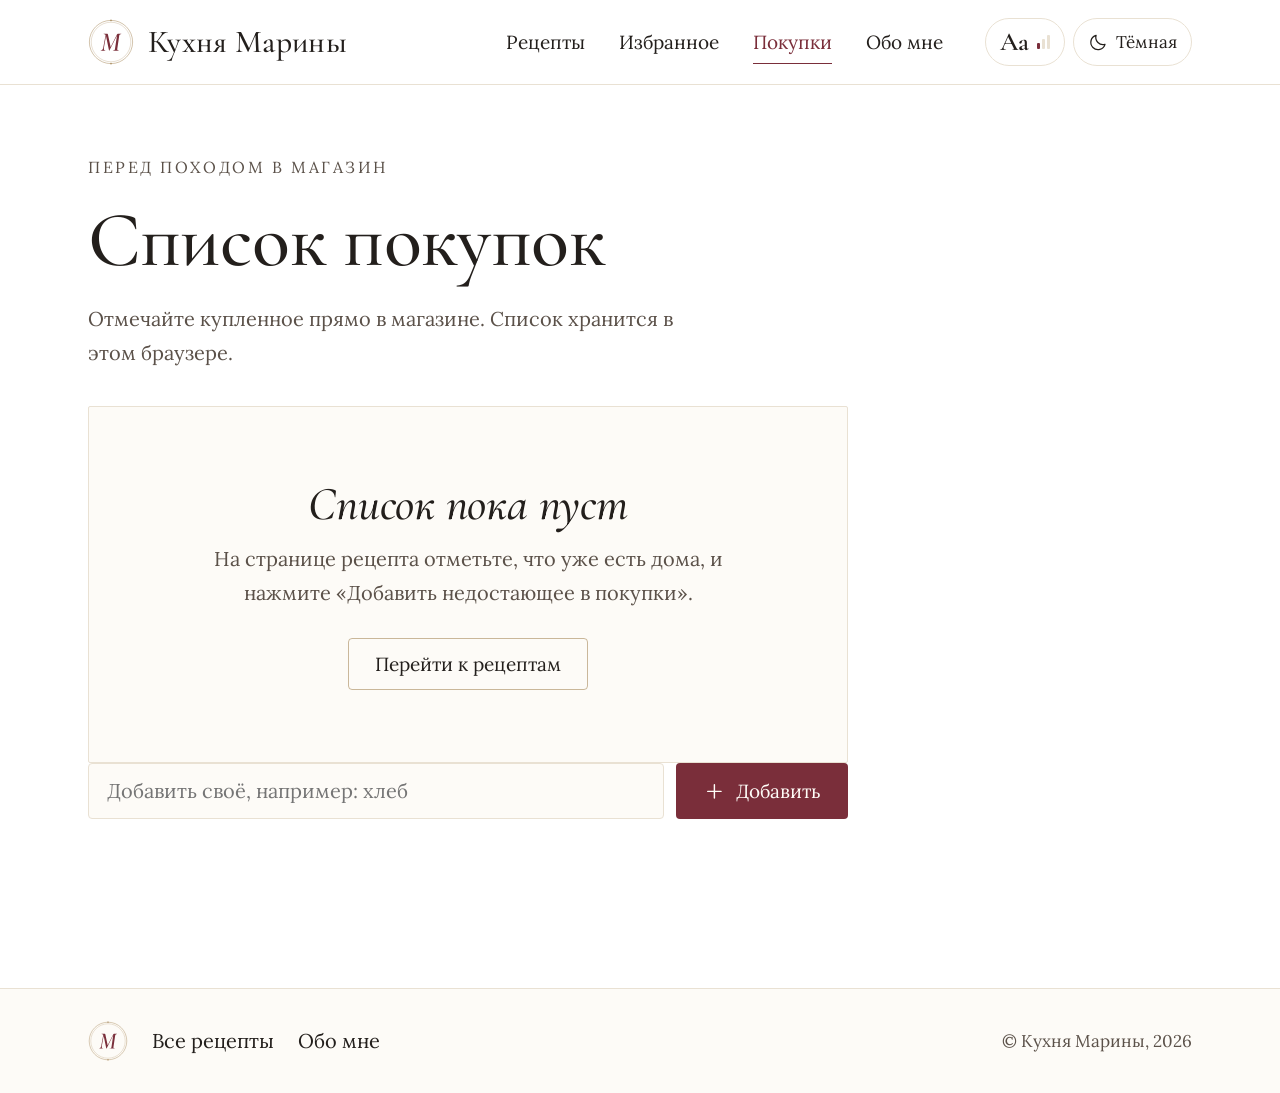
<file: shopping/index.html>
<!DOCTYPE html><html lang="ru"><head><meta charset="utf-8"><meta name="viewport" content="width=device-width, initial-scale=1, viewport-fit=cover"><title>Список покупок – Кухня Марины</title><meta name="description" content="Список продуктов, которые нужно купить для выбранных рецептов."><link rel="canonical" href="https://myst-ery.github.io/shopping/"><link rel="icon" href="/favicon.svg" type="image/svg+xml"><link rel="apple-touch-icon" href="/apple-touch-icon.png"><link rel="manifest" href="/manifest.webmanifest"><meta name="theme-color" content="#ffffff" media="(prefers-color-scheme: light)"><meta name="theme-color" content="#1b1816" media="(prefers-color-scheme: dark)"><meta property="og:type" content="website"><meta property="og:site_name" content="Кухня Марины"><meta property="og:locale" content="ru_RU"><meta property="og:title" content="Список покупок"><meta property="og:description" content="Список продуктов, которые нужно купить для выбранных рецептов."><meta property="og:url" content="https://myst-ery.github.io/shopping/"><meta property="og:image" content="https://myst-ery.github.io/og/site.jpg"><meta property="og:image:width" content="1200"><meta property="og:image:height" content="630"><meta name="twitter:card" content="summary_large_image"><meta name="twitter:title" content="Список покупок"><meta name="twitter:description" content="Список продуктов, которые нужно купить для выбранных рецептов."><meta name="twitter:image" content="https://myst-ery.github.io/og/site.jpg"><script>
      (function () {
        var d = document.documentElement;
        function apply() {
          d.classList.add('js');
          try {
            var s = JSON.parse(localStorage.getItem('km:settings') || '{}');
            if (s.theme === 'light' || s.theme === 'dark') d.dataset.theme = s.theme;
            if (s.size === 'large' || s.size === 'xlarge') d.dataset.size = s.size;
          } catch (e) {}
        }
        apply();
        document.addEventListener('astro:after-swap', apply);
      })();
    </script><meta name="astro-view-transitions-enabled" content="true"><meta name="astro-view-transitions-fallback" content="animate"><script type="module" src="/_astro/ClientRouter.astro_astro_type_script_index_0_lang.ClSD9gNq.js"></script><link rel="stylesheet" href="/_astro/Base.C4GfyK1i.css"><script type="module" src="/_astro/page.CFYkGvk_.js"></script><style>[data-astro-transition-scope="astro-typyj2n2-1"] { view-transition-name: astro-typyj2n2-1; }@layer astro { ::view-transition-old(astro-typyj2n2-1) { animation: none; opacity: 0; mix-blend-mode: normal; }::view-transition-new(astro-typyj2n2-1) { animation: none; mix-blend-mode: normal; }::view-transition-group(astro-typyj2n2-1) { animation: none } }[data-astro-transition-fallback="old"] [data-astro-transition-scope="astro-typyj2n2-1"],
			[data-astro-transition-fallback="old"][data-astro-transition-scope="astro-typyj2n2-1"] { animation: none; mix-blend-mode: normal; }[data-astro-transition-fallback="new"] [data-astro-transition-scope="astro-typyj2n2-1"],
			[data-astro-transition-fallback="new"][data-astro-transition-scope="astro-typyj2n2-1"] { animation: none; mix-blend-mode: normal; }</style><style>[data-astro-transition-scope="astro-kxw5hcx6-2"] { view-transition-name: astro-kxw5hcx6-2; }@layer astro { ::view-transition-old(astro-kxw5hcx6-2) { animation: none; opacity: 0; mix-blend-mode: normal; }::view-transition-new(astro-kxw5hcx6-2) { animation: none; mix-blend-mode: normal; }::view-transition-group(astro-kxw5hcx6-2) { animation: none } }[data-astro-transition-fallback="old"] [data-astro-transition-scope="astro-kxw5hcx6-2"],
			[data-astro-transition-fallback="old"][data-astro-transition-scope="astro-kxw5hcx6-2"] { animation: none; mix-blend-mode: normal; }[data-astro-transition-fallback="new"] [data-astro-transition-scope="astro-kxw5hcx6-2"],
			[data-astro-transition-fallback="new"][data-astro-transition-scope="astro-kxw5hcx6-2"] { animation: none; mix-blend-mode: normal; }</style></head><body><a class="skip-link" href="#main">Перейти к содержанию</a><header data-astro-transition-scope="astro-typyj2n2-1" class="site-header"><div class="container header-row"><a class="brand" href="/" aria-label="Кухня Марины – на главную"><svg class="monogram" width="46" height="46" viewBox="0 0 100 100" aria-hidden="true"><circle cx="50" cy="50" r="47" fill="none" stroke="var(--gold)" stroke-width="1.1"></circle><circle cx="50" cy="50" r="43" fill="none" stroke="var(--gold)" stroke-width="0.6"></circle><path d="M50 0.8l2 2.2-2 2.2-2-2.2zM50 94.8l2 2.2-2 2.2-2-2.2z" fill="var(--gold)"></path><path d="M57 76L57 76Q56.8 76 56.8 75.5Q56.8 75 57 75L57 75Q59.4 75 60.6 74.6Q61.8 74.2 62.3 73Q62.9 71.8 63.2 69.5L63.2 69.5L68.9 31.3L46.6 75.4Q46.5 75.8 46 75.7Q45.6 75.7 45.5 75.4L45.5 75.4L36.6 33L30.6 66.2Q29.8 70.5 30.8 72.8Q31.8 75 34.6 75L34.6 75Q34.9 75 34.9 75.5Q34.9 76 34.6 76L34.6 76Q33.2 76 31.6 75.9Q29.9 75.8 27.8 75.8L27.8 75.8Q26 75.8 24.4 75.9Q22.7 76 21.2 76L21.2 76Q21 76 21 75.5Q21 75 21.2 75L21.2 75Q23.9 75 25.8 72.8Q27.8 70.6 28.6 66.3L28.6 66.3L35.4 29.6Q35.1 29.2 34.9 28.9L34.9 28.9Q33.7 27.7 32.4 27.3Q31 27 29.8 27L29.8 27Q29.7 27 29.7 26.5Q29.7 26 29.8 26L29.8 26Q30.9 26 32.1 26.1Q33.4 26.2 34.7 26.2L34.7 26.2Q36.6 26.2 38.1 26.1Q39.6 26 40.4 26L40.4 26Q41.3 26 41.8 26.8Q42.2 27.6 42.8 30.2L42.8 30.2L50.2 65L68.8 28Q69.8 26 71.6 26L71.6 26Q72.2 26 73.6 26.1Q75 26.2 76.2 26.2L76.2 26.2Q77.9 26.2 79.1 26.1Q80.2 26 81.4 26L81.4 26Q81.6 26 81.6 26.5Q81.6 27 81.4 27L81.4 27Q78.8 27 77.4 28Q75.9 29 75.4 32.3L75.4 32.3L69.9 69.5Q69.4 73 70.2 74Q71 75 74.2 75L74.2 75Q74.5 75 74.5 75.5Q74.5 76 74.2 76L74.2 76Q72.6 76 70.4 75.9Q68.2 75.8 65.6 75.8L65.6 75.8Q63.1 75.8 61 75.9Q58.8 76 57 76Z" fill="var(--accent)" transform="translate(50 50.5) scale(0.74) translate(-51.3 -51)"></path></svg><span class="brand-name">Кухня Марины</span></a><nav class="main-nav" aria-label="Разделы сайта"><a href="/recipes/" class="nav-link">Рецепты</a><a href="/favorites/" class="nav-link">Избранное</a><a href="/shopping/" class="nav-link active" aria-current="page">Покупки</a><a href="/about/" class="nav-link">Обо мне</a></nav><div class="header-tools"><button class="tool-btn" type="button" data-action="font-size" aria-label="Аа – размер шрифта: обычный" title="Размер шрифта"><span class="tool-aa" aria-hidden="true">Аа</span><span class="size-steps" aria-hidden="true"><i></i><i></i><i></i></span></button><button class="tool-btn" type="button" data-action="theme" aria-label="Тёмная тема" title="Светлая или тёмная тема"><svg class="icon theme-moon" viewBox="0 0 24 24" aria-hidden="true" focusable="false"><path d="M20 14.5A8.5 8.5 0 0 1 9.5 4 8.5 8.5 0 1 0 20 14.5z" fill="none" stroke="currentColor" stroke-width="1.5" stroke-linecap="round" stroke-linejoin="round"></path></svg><svg class="icon theme-sun" viewBox="0 0 24 24" aria-hidden="true" focusable="false"><path d="M12 16.5a4.5 4.5 0 1 0 0-9 4.5 4.5 0 0 0 0 9zM12 2v2M12 20v2M2 12h2M20 12h2M4.9 4.9l1.4 1.4M17.7 17.7l1.4 1.4M4.9 19.1l1.4-1.4M17.7 6.3l1.4-1.4" fill="none" stroke="currentColor" stroke-width="1.5" stroke-linecap="round" stroke-linejoin="round"></path></svg><span class="tool-label theme-label-dark">Тёмная</span><span class="tool-label theme-label-light">Светлая</span></button></div></div></header><nav data-astro-transition-scope="astro-kxw5hcx6-2" class="bottom-nav" aria-label="Быстрые разделы"><a href="/" class="bottom-link"><svg class="icon" viewBox="0 0 24 24" aria-hidden="true" focusable="false"><path d="M3.5 11 12 4l8.5 7M6 9.5V20h12V9.5" fill="none" stroke="currentColor" stroke-width="1.5" stroke-linecap="round" stroke-linejoin="round"></path></svg><span>Главная</span></a><a href="/recipes/" class="bottom-link"><svg class="icon" viewBox="0 0 24 24" aria-hidden="true" focusable="false"><path d="M4 5.5C6.5 4 9.5 4 12 5.5 14.5 4 17.5 4 20 5.5V19c-2.5-1.5-5.5-1.5-8 0-2.5-1.5-5.5-1.5-8 0zM12 5.5V19" fill="none" stroke="currentColor" stroke-width="1.5" stroke-linecap="round" stroke-linejoin="round"></path></svg><span>Рецепты</span></a><a href="/favorites/" class="bottom-link"><svg class="icon" viewBox="0 0 24 24" aria-hidden="true" focusable="false"><path d="M12 20.5s-7.5-4.6-9.2-9.4C1.6 7.6 3.9 4.5 7.2 4.5c2 0 3.5 1.1 4.8 2.9 1.3-1.8 2.8-2.9 4.8-2.9 3.3 0 5.6 3.1 4.4 6.6-1.7 4.8-9.2 9.4-9.2 9.4z" fill="none" stroke="currentColor" stroke-width="1.5" stroke-linecap="round" stroke-linejoin="round"></path></svg><span>Избранное</span></a><a href="/shopping/" class="bottom-link active" aria-current="page"><svg class="icon" viewBox="0 0 24 24" aria-hidden="true" focusable="false"><path d="M9 6.5h11M9 12h11M9 17.5h11M4.5 6.5h.01M4.5 12h.01M4.5 17.5h.01" fill="none" stroke="currentColor" stroke-width="1.5" stroke-linecap="round" stroke-linejoin="round"></path></svg><span>Покупки</span></a></nav><main id="main"><div class="container"><header class="page-head" data-reveal><p class="kicker">Перед походом в магазин</p><h1>Список покупок</h1><p>Отмечайте купленное прямо в магазине. Список хранится в этом браузере.</p></header><div class="narrow" style="margin-left: 0"><style>astro-island,astro-slot,astro-static-slot{display:contents}</style><script>(function(){let e=async e=>{await(await e())()};(self.Astro||(self.Astro={})).load=e,window.dispatchEvent(new Event(`astro:load`))})();</script><script>(function(){function e(t){"@babel/helpers - typeof";return e=typeof Symbol==`function`&&typeof Symbol.iterator==`symbol`?function(e){return typeof e}:function(e){return e&&typeof Symbol==`function`&&e.constructor===Symbol&&e!==Symbol.prototype?`symbol`:typeof e},e(t)}function t(t,n){if(e(t)!=`object`||!t)return t;var r=t[Symbol.toPrimitive];if(r!==void 0){var i=r.call(t,n||`default`);if(e(i)!=`object`)return i;throw TypeError(`@@toPrimitive must return a primitive value.`)}return(n===`string`?String:Number)(t)}function n(n){var r=t(n,`string`);return e(r)==`symbol`?r:r+``}function r(e,t,r){return(t=n(t))in e?Object.defineProperty(e,t,{value:r,enumerable:!0,configurable:!0,writable:!0}):e[t]=r,e}let i=/* @__PURE__ */ new Set([`__proto__`,`constructor`,`prototype`]);{let e={0:e=>a(e),1:e=>n(e),2:e=>new RegExp(e),3:e=>new Date(e),4:e=>new Map(n(e)),5:e=>new Set(n(e)),6:e=>BigInt(e),7:e=>new URL(e),8:e=>new Uint8Array(e),9:e=>new Uint16Array(e),10:e=>new Uint32Array(e),11:e=>1/0*e},t=t=>{let[n,r]=t;return n in e?e[n](r):void 0},n=e=>e.map(t),a=e=>typeof e!=`object`||!e?e:Object.fromEntries(Object.entries(e).map(([e,n])=>[e,t(n)]));class o extends HTMLElement{constructor(...e){super(...e),r(this,`Component`,void 0),r(this,`hydrator`,void 0),r(this,`hydrate`,async()=>{var e;if(!this.hydrator||!this.isConnected)return;let t=(e=this.parentElement)==null?void 0:e.closest(`astro-island[ssr]`);if(t){t.addEventListener(`astro:hydrate`,this.hydrate,{once:!0});return}let n=this.querySelectorAll(`astro-slot`),r={},i=this.querySelectorAll(`template[data-astro-template]`);for(let e of i){let t=e.closest(this.tagName);t!=null&&t.isSameNode(this)&&(r[e.getAttribute(`data-astro-template`)||`default`]=e.innerHTML,e.remove())}for(let e of n){let t=e.closest(this.tagName);t!=null&&t.isSameNode(this)&&(r[e.getAttribute(`name`)||`default`]=e.innerHTML)}let o;try{o=this.hasAttribute(`props`)?a(JSON.parse(this.getAttribute(`props`))):{}}catch(e){let t=this.getAttribute(`component-url`)||`<unknown>`,n=this.getAttribute(`component-export`);throw n&&(t+=` (export ${n})`),console.error(`[hydrate] Error parsing props for component ${t}`,this.getAttribute(`props`),e),e}await this.hydrator(this)(this.Component,o,r,{client:this.getAttribute(`client`)}),this.removeAttribute(`ssr`),this.dispatchEvent(new CustomEvent(`astro:hydrate`))}),r(this,`unmount`,()=>{this.isConnected||this.dispatchEvent(new CustomEvent(`astro:unmount`))})}disconnectedCallback(){document.removeEventListener(`astro:after-swap`,this.unmount),document.addEventListener(`astro:after-swap`,this.unmount,{once:!0})}connectedCallback(){if(!this.hasAttribute(`await-children`)||document.readyState===`interactive`||document.readyState===`complete`)this.childrenConnectedCallback();else{let e=()=>{document.removeEventListener(`DOMContentLoaded`,e),t.disconnect(),this.childrenConnectedCallback()},t=new MutationObserver(()=>{var t;((t=this.lastChild)==null?void 0:t.nodeType)===Node.COMMENT_NODE&&this.lastChild.nodeValue===`astro:end`&&(this.lastChild.remove(),e())});t.observe(this,{childList:!0}),document.addEventListener(`DOMContentLoaded`,e)}}async childrenConnectedCallback(){let e=this.getAttribute(`before-hydration-url`);e&&await import(e),this.start()}getRetryImportUrl(e){let t=new URL(e,document.baseURI);return t.searchParams.set(`astro-retry`,Date.now().toString()),t.toString()}async importWithRetry(e){try{return await import(e)}catch(t){return await new Promise(e=>setTimeout(e,1e3)),import(this.getRetryImportUrl(e))}}handleHydrationError(e){let t=this.getAttribute(`component-url`),n=new CustomEvent(`astro:hydration-error`,{cancelable:!0,bubbles:!0,composed:!0,detail:{error:e,componentUrl:t}});this.dispatchEvent(n)&&console.error(`[astro-island] Error hydrating ${t}`,e)}async start(){let e=JSON.parse(this.getAttribute(`opts`)),t=this.getAttribute(`client`);if(Astro[t]===void 0){window.addEventListener(`astro:${t}`,()=>this.start(),{once:!0});return}try{await Astro[t](async()=>{let e=this.getAttribute(`renderer-url`);try{let[t,{default:n}]=await Promise.all([this.importWithRetry(this.getAttribute(`component-url`)),e?this.importWithRetry(e):Promise.resolve({default:()=>()=>{}})]),r=this.getAttribute(`component-export`)||`default`;if(r.includes(`.`)){this.Component=t;for(let e of r.split(`.`)){if(i.has(e)||!this.Component||typeof this.Component!=`object`&&typeof this.Component!=`function`||!Object.hasOwn(this.Component,e))throw Error(`Invalid component export path: ${r}`);this.Component=this.Component[e]}}else{if(i.has(r))throw Error(`Invalid component export path: ${r}`);this.Component=t[r]}return this.hydrator=n,this.hydrate}catch(e){return this.handleHydrationError(e),()=>{}}},e,this)}catch(e){this.handleHydrationError(e)}}attributeChangedCallback(){this.hydrate()}}r(o,`observedAttributes`,[`props`]),customElements.get(`astro-island`)||customElements.define(`astro-island`,o)}})();</script><astro-island uid="2mbXmG" prefix="r1" component-url="/_astro/ShoppingList.BwqmLo7W.js" component-export="default" renderer-url="/_astro/client.DhnMnjx5.js" props="{}" ssr client="load" opts="{&quot;name&quot;:&quot;ShoppingList&quot;,&quot;value&quot;:true}" await-children><div style="min-height:40vh" aria-busy="true"></div><!--astro:end--></astro-island></div></div></main><footer class="site-footer"><div class="container footer-row"><svg class="monogram" width="40" height="40" viewBox="0 0 100 100" aria-hidden="true"><circle cx="50" cy="50" r="47" fill="none" stroke="var(--gold)" stroke-width="1.1"></circle><circle cx="50" cy="50" r="43" fill="none" stroke="var(--gold)" stroke-width="0.6"></circle><path d="M50 0.8l2 2.2-2 2.2-2-2.2zM50 94.8l2 2.2-2 2.2-2-2.2z" fill="var(--gold)"></path><path d="M57 76L57 76Q56.8 76 56.8 75.5Q56.8 75 57 75L57 75Q59.4 75 60.6 74.6Q61.8 74.2 62.3 73Q62.9 71.8 63.2 69.5L63.2 69.5L68.9 31.3L46.6 75.4Q46.5 75.8 46 75.7Q45.6 75.7 45.5 75.4L45.5 75.4L36.6 33L30.6 66.2Q29.8 70.5 30.8 72.8Q31.8 75 34.6 75L34.6 75Q34.9 75 34.9 75.5Q34.9 76 34.6 76L34.6 76Q33.2 76 31.6 75.9Q29.9 75.8 27.8 75.8L27.8 75.8Q26 75.8 24.4 75.9Q22.7 76 21.2 76L21.2 76Q21 76 21 75.5Q21 75 21.2 75L21.2 75Q23.9 75 25.8 72.8Q27.8 70.6 28.6 66.3L28.6 66.3L35.4 29.6Q35.1 29.2 34.9 28.9L34.9 28.9Q33.7 27.7 32.4 27.3Q31 27 29.8 27L29.8 27Q29.7 27 29.7 26.5Q29.7 26 29.8 26L29.8 26Q30.9 26 32.1 26.1Q33.4 26.2 34.7 26.2L34.7 26.2Q36.6 26.2 38.1 26.1Q39.6 26 40.4 26L40.4 26Q41.3 26 41.8 26.8Q42.2 27.6 42.8 30.2L42.8 30.2L50.2 65L68.8 28Q69.8 26 71.6 26L71.6 26Q72.2 26 73.6 26.1Q75 26.2 76.2 26.2L76.2 26.2Q77.9 26.2 79.1 26.1Q80.2 26 81.4 26L81.4 26Q81.6 26 81.6 26.5Q81.6 27 81.4 27L81.4 27Q78.8 27 77.4 28Q75.9 29 75.4 32.3L75.4 32.3L69.9 69.5Q69.4 73 70.2 74Q71 75 74.2 75L74.2 75Q74.5 75 74.5 75.5Q74.5 76 74.2 76L74.2 76Q72.6 76 70.4 75.9Q68.2 75.8 65.6 75.8L65.6 75.8Q63.1 75.8 61 75.9Q58.8 76 57 76Z" fill="var(--accent)" transform="translate(50 50.5) scale(0.74) translate(-51.3 -51)"></path></svg><nav class="footer-nav" aria-label="Ссылки в подвале"><a href="/recipes/">Все рецепты</a><a href="/about/">Обо мне</a></nav><p class="footer-copy">© Кухня Марины, 2026</p></div></footer><script type="module" src="/_astro/Base.astro_astro_type_script_index_0_lang.CGUqgOw7.js"></script></body></html>
</file>
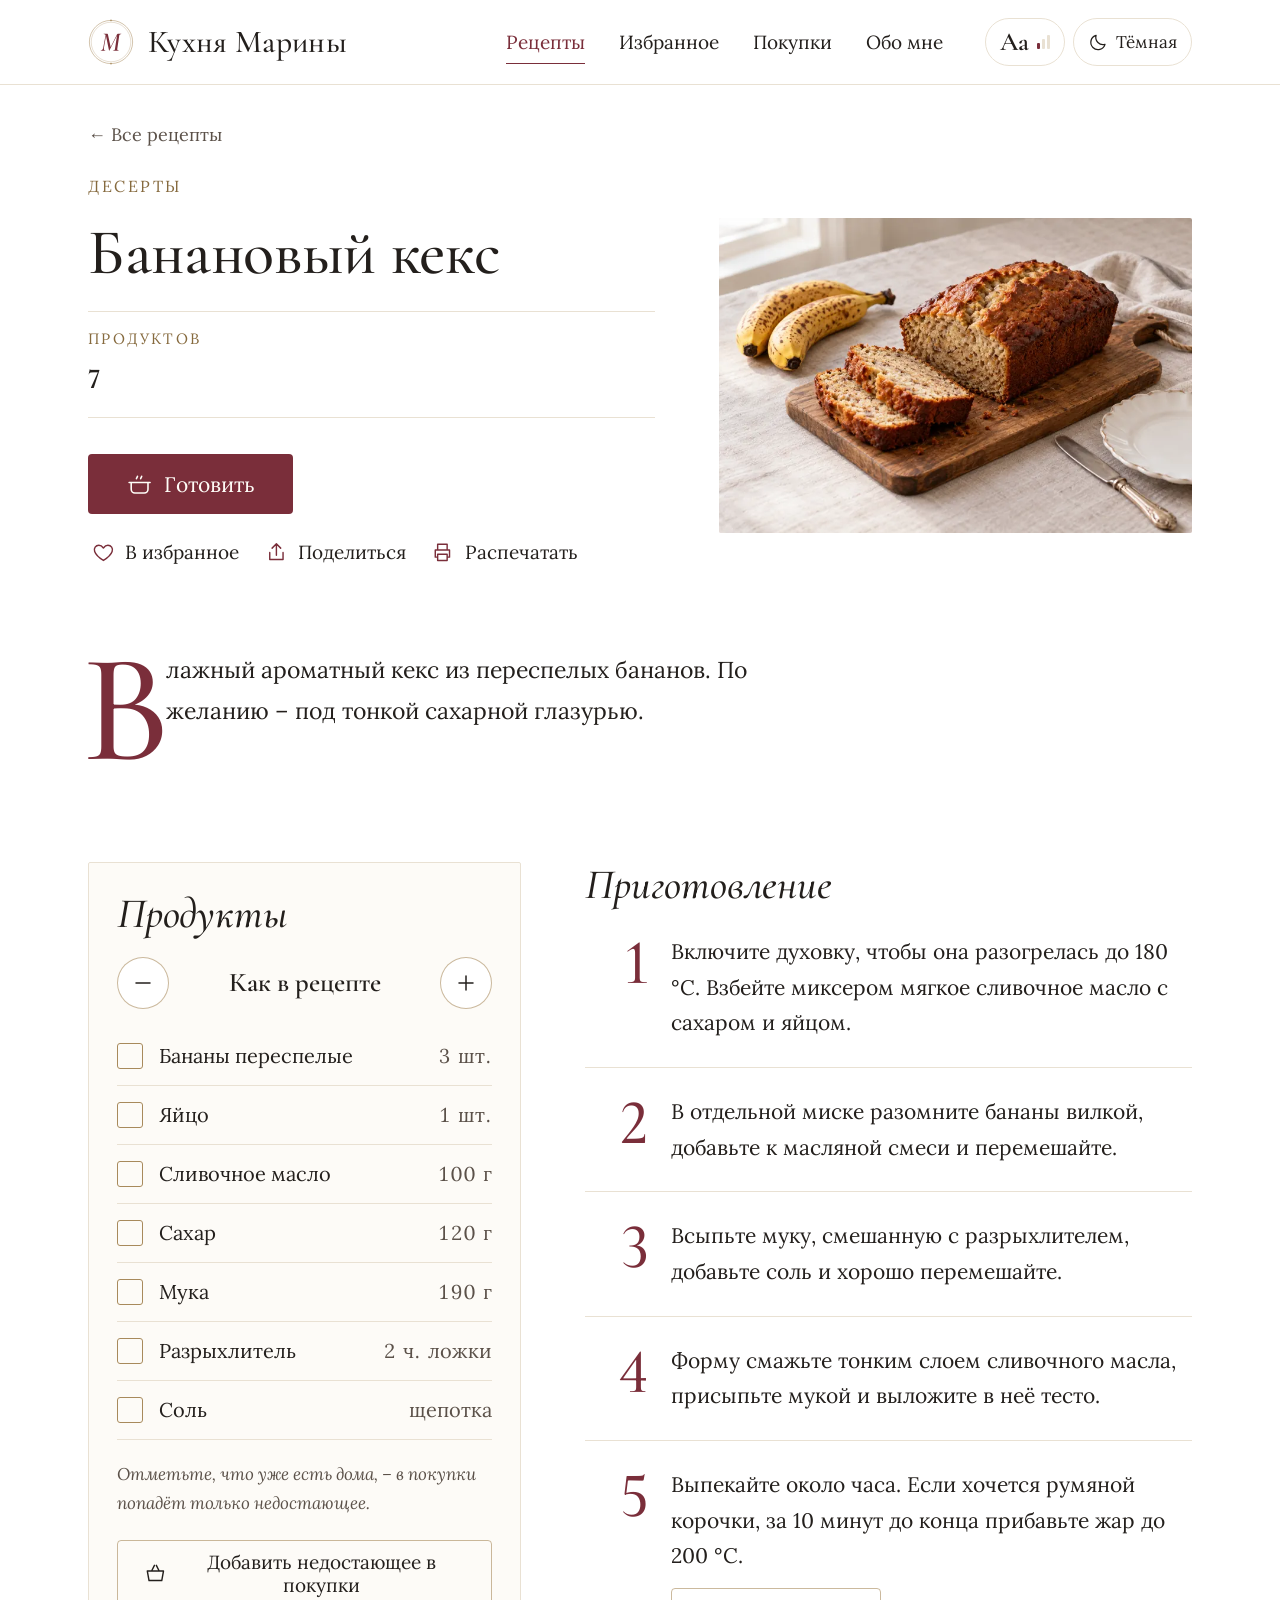
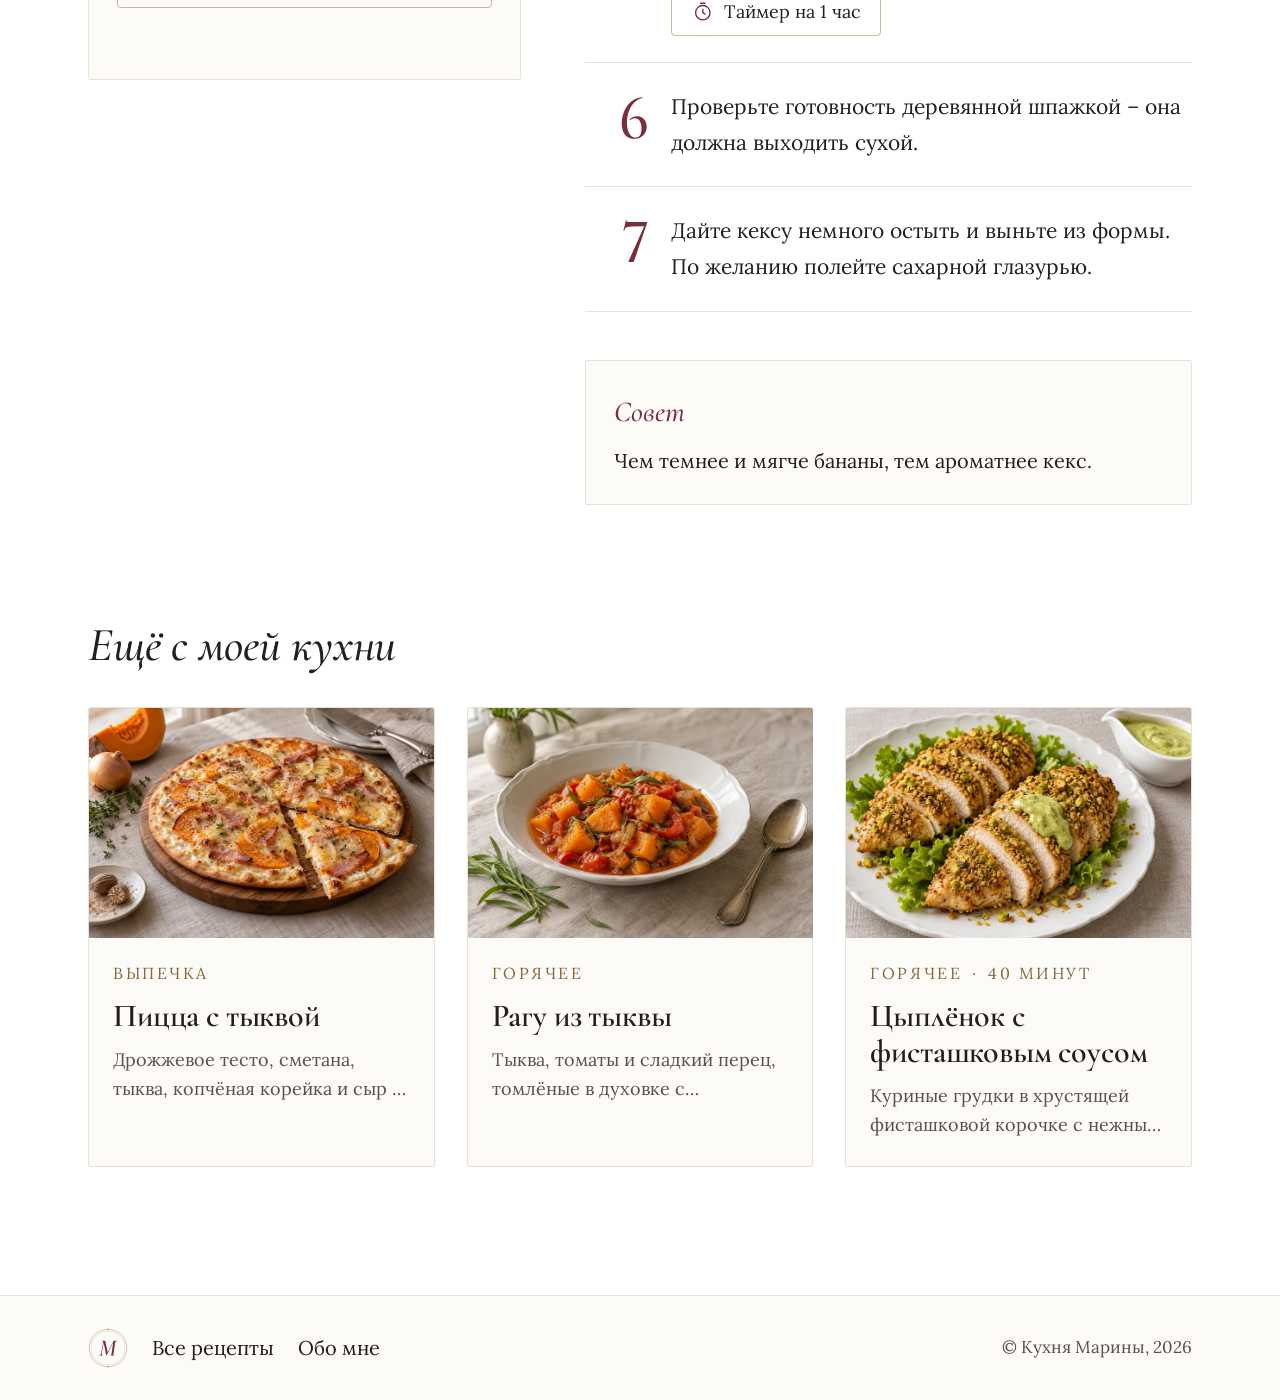
<file: recipes/bananovyj-keks/index.html>
<!DOCTYPE html><html lang="ru"><head><meta charset="utf-8"><meta name="viewport" content="width=device-width, initial-scale=1, viewport-fit=cover"><title>Банановый кекс – Кухня Марины</title><meta name="description" content="Влажный ароматный кекс из переспелых бананов. По желанию – под тонкой сахарной глазурью."><link rel="canonical" href="https://myst-ery.github.io/recipes/bananovyj-keks/"><link rel="preload" as="image" type="image/webp" imagesrcset="/images/recipes/bananovyj-keks-800.webp 800w, /images/recipes/bananovyj-keks-1600.webp 1536w" imagesizes="(max-width: 859px) calc(100vw - 40px), 560px" fetchpriority="high"><link rel="icon" href="/favicon.svg" type="image/svg+xml"><link rel="apple-touch-icon" href="/apple-touch-icon.png"><link rel="manifest" href="/manifest.webmanifest"><meta name="theme-color" content="#ffffff" media="(prefers-color-scheme: light)"><meta name="theme-color" content="#1b1816" media="(prefers-color-scheme: dark)"><meta property="og:type" content="article"><meta property="og:site_name" content="Кухня Марины"><meta property="og:locale" content="ru_RU"><meta property="og:title" content="Банановый кекс"><meta property="og:description" content="Влажный ароматный кекс из переспелых бананов. По желанию – под тонкой сахарной глазурью."><meta property="og:url" content="https://myst-ery.github.io/recipes/bananovyj-keks/"><meta property="og:image" content="https://myst-ery.github.io/og/bananovyj-keks.jpg"><meta property="og:image:width" content="1200"><meta property="og:image:height" content="630"><meta name="twitter:card" content="summary_large_image"><meta name="twitter:title" content="Банановый кекс"><meta name="twitter:description" content="Влажный ароматный кекс из переспелых бананов. По желанию – под тонкой сахарной глазурью."><meta name="twitter:image" content="https://myst-ery.github.io/og/bananovyj-keks.jpg"><script type="application/ld+json">{"@context":"https://schema.org","@type":"Recipe","name":"Банановый кекс","description":"Влажный ароматный кекс из переспелых бананов. По желанию – под тонкой сахарной глазурью.","image":["https://myst-ery.github.io/images/recipes/bananovyj-keks.jpg"],"url":"https://myst-ery.github.io/recipes/bananovyj-keks/","author":{"@type":"Person","name":"Марина"},"datePublished":"2026-10-07","recipeCategory":"Десерты","recipeIngredient":["Бананы переспелые – 3 шт.","Яйцо – 1 шт.","Сливочное масло – 100 г","Сахар – 120 г","Мука – 190 г","Разрыхлитель – 2 ч. ложки","Соль – щепотка"],"recipeInstructions":[{"@type":"HowToStep","position":1,"text":"Включите духовку, чтобы она разогрелась до 180 °C. Взбейте миксером мягкое сливочное масло с сахаром и яйцом."},{"@type":"HowToStep","position":2,"text":"В отдельной миске разомните бананы вилкой, добавьте к масляной смеси и перемешайте."},{"@type":"HowToStep","position":3,"text":"Всыпьте муку, смешанную с разрыхлителем, добавьте соль и хорошо перемешайте."},{"@type":"HowToStep","position":4,"text":"Форму смажьте тонким слоем сливочного масла, присыпьте мукой и выложите в неё тесто."},{"@type":"HowToStep","position":5,"text":"Выпекайте около часа. Если хочется румяной корочки, за 10 минут до конца прибавьте жар до 200 °C."},{"@type":"HowToStep","position":6,"text":"Проверьте готовность деревянной шпажкой – она должна выходить сухой."},{"@type":"HowToStep","position":7,"text":"Дайте кексу немного остыть и выньте из формы. По желанию полейте сахарной глазурью."}]}</script><script>
      (function () {
        var d = document.documentElement;
        function apply() {
          d.classList.add('js');
          try {
            var s = JSON.parse(localStorage.getItem('km:settings') || '{}');
            if (s.theme === 'light' || s.theme === 'dark') d.dataset.theme = s.theme;
            if (s.size === 'large' || s.size === 'xlarge') d.dataset.size = s.size;
          } catch (e) {}
        }
        apply();
        document.addEventListener('astro:after-swap', apply);
      })();
    </script><meta name="astro-view-transitions-enabled" content="true"><meta name="astro-view-transitions-fallback" content="animate"><script type="module" src="/_astro/ClientRouter.astro_astro_type_script_index_0_lang.ClSD9gNq.js"></script><link rel="stylesheet" href="/_astro/Base.C4GfyK1i.css"><script type="module" src="/_astro/page.CFYkGvk_.js"></script><style>[data-astro-transition-scope="astro-typyj2n2-1"] { view-transition-name: astro-typyj2n2-1; }@layer astro { ::view-transition-old(astro-typyj2n2-1) { animation: none; opacity: 0; mix-blend-mode: normal; }::view-transition-new(astro-typyj2n2-1) { animation: none; mix-blend-mode: normal; }::view-transition-group(astro-typyj2n2-1) { animation: none } }[data-astro-transition-fallback="old"] [data-astro-transition-scope="astro-typyj2n2-1"],
			[data-astro-transition-fallback="old"][data-astro-transition-scope="astro-typyj2n2-1"] { animation: none; mix-blend-mode: normal; }[data-astro-transition-fallback="new"] [data-astro-transition-scope="astro-typyj2n2-1"],
			[data-astro-transition-fallback="new"][data-astro-transition-scope="astro-typyj2n2-1"] { animation: none; mix-blend-mode: normal; }</style><style>[data-astro-transition-scope="astro-kxw5hcx6-2"] { view-transition-name: astro-kxw5hcx6-2; }@layer astro { ::view-transition-old(astro-kxw5hcx6-2) { animation: none; opacity: 0; mix-blend-mode: normal; }::view-transition-new(astro-kxw5hcx6-2) { animation: none; mix-blend-mode: normal; }::view-transition-group(astro-kxw5hcx6-2) { animation: none } }[data-astro-transition-fallback="old"] [data-astro-transition-scope="astro-kxw5hcx6-2"],
			[data-astro-transition-fallback="old"][data-astro-transition-scope="astro-kxw5hcx6-2"] { animation: none; mix-blend-mode: normal; }[data-astro-transition-fallback="new"] [data-astro-transition-scope="astro-kxw5hcx6-2"],
			[data-astro-transition-fallback="new"][data-astro-transition-scope="astro-kxw5hcx6-2"] { animation: none; mix-blend-mode: normal; }</style></head><body><a class="skip-link" href="#main">Перейти к содержанию</a><header data-astro-transition-scope="astro-typyj2n2-1" class="site-header"><div class="container header-row"><a class="brand" href="/" aria-label="Кухня Марины – на главную"><svg class="monogram" width="46" height="46" viewBox="0 0 100 100" aria-hidden="true"><circle cx="50" cy="50" r="47" fill="none" stroke="var(--gold)" stroke-width="1.1"></circle><circle cx="50" cy="50" r="43" fill="none" stroke="var(--gold)" stroke-width="0.6"></circle><path d="M50 0.8l2 2.2-2 2.2-2-2.2zM50 94.8l2 2.2-2 2.2-2-2.2z" fill="var(--gold)"></path><path d="M57 76L57 76Q56.8 76 56.8 75.5Q56.8 75 57 75L57 75Q59.4 75 60.6 74.6Q61.8 74.2 62.3 73Q62.9 71.8 63.2 69.5L63.2 69.5L68.9 31.3L46.6 75.4Q46.5 75.8 46 75.7Q45.6 75.7 45.5 75.4L45.5 75.4L36.6 33L30.6 66.2Q29.8 70.5 30.8 72.8Q31.8 75 34.6 75L34.6 75Q34.9 75 34.9 75.5Q34.9 76 34.6 76L34.6 76Q33.2 76 31.6 75.9Q29.9 75.8 27.8 75.8L27.8 75.8Q26 75.8 24.4 75.9Q22.7 76 21.2 76L21.2 76Q21 76 21 75.5Q21 75 21.2 75L21.2 75Q23.9 75 25.8 72.8Q27.8 70.6 28.6 66.3L28.6 66.3L35.4 29.6Q35.1 29.2 34.9 28.9L34.9 28.9Q33.7 27.7 32.4 27.3Q31 27 29.8 27L29.8 27Q29.7 27 29.7 26.5Q29.7 26 29.8 26L29.8 26Q30.9 26 32.1 26.1Q33.4 26.2 34.7 26.2L34.7 26.2Q36.6 26.2 38.1 26.1Q39.6 26 40.4 26L40.4 26Q41.3 26 41.8 26.8Q42.2 27.6 42.8 30.2L42.8 30.2L50.2 65L68.8 28Q69.8 26 71.6 26L71.6 26Q72.2 26 73.6 26.1Q75 26.2 76.2 26.2L76.2 26.2Q77.9 26.2 79.1 26.1Q80.2 26 81.4 26L81.4 26Q81.6 26 81.6 26.5Q81.6 27 81.4 27L81.4 27Q78.8 27 77.4 28Q75.9 29 75.4 32.3L75.4 32.3L69.9 69.5Q69.4 73 70.2 74Q71 75 74.2 75L74.2 75Q74.5 75 74.5 75.5Q74.5 76 74.2 76L74.2 76Q72.6 76 70.4 75.9Q68.2 75.8 65.6 75.8L65.6 75.8Q63.1 75.8 61 75.9Q58.8 76 57 76Z" fill="var(--accent)" transform="translate(50 50.5) scale(0.74) translate(-51.3 -51)"></path></svg><span class="brand-name">Кухня Марины</span></a><nav class="main-nav" aria-label="Разделы сайта"><a href="/recipes/" class="nav-link active" aria-current="page">Рецепты</a><a href="/favorites/" class="nav-link">Избранное</a><a href="/shopping/" class="nav-link">Покупки</a><a href="/about/" class="nav-link">Обо мне</a></nav><div class="header-tools"><button class="tool-btn" type="button" data-action="font-size" aria-label="Аа – размер шрифта: обычный" title="Размер шрифта"><span class="tool-aa" aria-hidden="true">Аа</span><span class="size-steps" aria-hidden="true"><i></i><i></i><i></i></span></button><button class="tool-btn" type="button" data-action="theme" aria-label="Тёмная тема" title="Светлая или тёмная тема"><svg class="icon theme-moon" viewBox="0 0 24 24" aria-hidden="true" focusable="false"><path d="M20 14.5A8.5 8.5 0 0 1 9.5 4 8.5 8.5 0 1 0 20 14.5z" fill="none" stroke="currentColor" stroke-width="1.5" stroke-linecap="round" stroke-linejoin="round"></path></svg><svg class="icon theme-sun" viewBox="0 0 24 24" aria-hidden="true" focusable="false"><path d="M12 16.5a4.5 4.5 0 1 0 0-9 4.5 4.5 0 0 0 0 9zM12 2v2M12 20v2M2 12h2M20 12h2M4.9 4.9l1.4 1.4M17.7 17.7l1.4 1.4M4.9 19.1l1.4-1.4M17.7 6.3l1.4-1.4" fill="none" stroke="currentColor" stroke-width="1.5" stroke-linecap="round" stroke-linejoin="round"></path></svg><span class="tool-label theme-label-dark">Тёмная</span><span class="tool-label theme-label-light">Светлая</span></button></div></div></header><nav data-astro-transition-scope="astro-kxw5hcx6-2" class="bottom-nav" aria-label="Быстрые разделы"><a href="/" class="bottom-link"><svg class="icon" viewBox="0 0 24 24" aria-hidden="true" focusable="false"><path d="M3.5 11 12 4l8.5 7M6 9.5V20h12V9.5" fill="none" stroke="currentColor" stroke-width="1.5" stroke-linecap="round" stroke-linejoin="round"></path></svg><span>Главная</span></a><a href="/recipes/" class="bottom-link active" aria-current="page"><svg class="icon" viewBox="0 0 24 24" aria-hidden="true" focusable="false"><path d="M4 5.5C6.5 4 9.5 4 12 5.5 14.5 4 17.5 4 20 5.5V19c-2.5-1.5-5.5-1.5-8 0-2.5-1.5-5.5-1.5-8 0zM12 5.5V19" fill="none" stroke="currentColor" stroke-width="1.5" stroke-linecap="round" stroke-linejoin="round"></path></svg><span>Рецепты</span></a><a href="/favorites/" class="bottom-link"><svg class="icon" viewBox="0 0 24 24" aria-hidden="true" focusable="false"><path d="M12 20.5s-7.5-4.6-9.2-9.4C1.6 7.6 3.9 4.5 7.2 4.5c2 0 3.5 1.1 4.8 2.9 1.3-1.8 2.8-2.9 4.8-2.9 3.3 0 5.6 3.1 4.4 6.6-1.7 4.8-9.2 9.4-9.2 9.4z" fill="none" stroke="currentColor" stroke-width="1.5" stroke-linecap="round" stroke-linejoin="round"></path></svg><span>Избранное</span></a><a href="/shopping/" class="bottom-link"><svg class="icon" viewBox="0 0 24 24" aria-hidden="true" focusable="false"><path d="M9 6.5h11M9 12h11M9 17.5h11M4.5 6.5h.01M4.5 12h.01M4.5 17.5h.01" fill="none" stroke="currentColor" stroke-width="1.5" stroke-linecap="round" stroke-linejoin="round"></path></svg><span>Покупки</span></a></nav><main id="main"><article class="container recipe-page"><div class="print-only print-head" aria-hidden="true"><svg class="monogram" width="44" height="44" viewBox="0 0 100 100" aria-hidden="true"><circle cx="50" cy="50" r="47" fill="none" stroke="var(--gold)" stroke-width="1.1"></circle><circle cx="50" cy="50" r="43" fill="none" stroke="var(--gold)" stroke-width="0.6"></circle><path d="M50 0.8l2 2.2-2 2.2-2-2.2zM50 94.8l2 2.2-2 2.2-2-2.2z" fill="var(--gold)"></path><path d="M57 76L57 76Q56.8 76 56.8 75.5Q56.8 75 57 75L57 75Q59.4 75 60.6 74.6Q61.8 74.2 62.3 73Q62.9 71.8 63.2 69.5L63.2 69.5L68.9 31.3L46.6 75.4Q46.5 75.8 46 75.7Q45.6 75.7 45.5 75.4L45.5 75.4L36.6 33L30.6 66.2Q29.8 70.5 30.8 72.8Q31.8 75 34.6 75L34.6 75Q34.9 75 34.9 75.5Q34.9 76 34.6 76L34.6 76Q33.2 76 31.6 75.9Q29.9 75.8 27.8 75.8L27.8 75.8Q26 75.8 24.4 75.9Q22.7 76 21.2 76L21.2 76Q21 76 21 75.5Q21 75 21.2 75L21.2 75Q23.9 75 25.8 72.8Q27.8 70.6 28.6 66.3L28.6 66.3L35.4 29.6Q35.1 29.2 34.9 28.9L34.9 28.9Q33.7 27.7 32.4 27.3Q31 27 29.8 27L29.8 27Q29.7 27 29.7 26.5Q29.7 26 29.8 26L29.8 26Q30.9 26 32.1 26.1Q33.4 26.2 34.7 26.2L34.7 26.2Q36.6 26.2 38.1 26.1Q39.6 26 40.4 26L40.4 26Q41.3 26 41.8 26.8Q42.2 27.6 42.8 30.2L42.8 30.2L50.2 65L68.8 28Q69.8 26 71.6 26L71.6 26Q72.2 26 73.6 26.1Q75 26.2 76.2 26.2L76.2 26.2Q77.9 26.2 79.1 26.1Q80.2 26 81.4 26L81.4 26Q81.6 26 81.6 26.5Q81.6 27 81.4 27L81.4 27Q78.8 27 77.4 28Q75.9 29 75.4 32.3L75.4 32.3L69.9 69.5Q69.4 73 70.2 74Q71 75 74.2 75L74.2 75Q74.5 75 74.5 75.5Q74.5 76 74.2 76L74.2 76Q72.6 76 70.4 75.9Q68.2 75.8 65.6 75.8L65.6 75.8Q63.1 75.8 61 75.9Q58.8 76 57 76Z" fill="var(--accent)" transform="translate(50 50.5) scale(0.74) translate(-51.3 -51)"></path></svg><span>Кухня Марины</span></div><img class="print-only print-photo" data-print-src="/images/recipes/bananovyj-keks.jpg" alt="" width="1200" height="800"><a class="back" href="/recipes/">← Все рецепты</a><header class="recipe-hero"><div class="recipe-intro"><p class="kicker">Десерты</p><h1 style="view-transition-name:title-bananovyj-keks">Банановый кекс</h1><dl class="facts"><div class="fact"><dt>Продуктов</dt><dd>7</dd></div></dl><style>astro-island,astro-slot,astro-static-slot{display:contents}</style><script>(function(){let e=(e,t)=>{let n=async()=>{await(await e())()},r=typeof t.value==`object`?t.value:void 0,i={timeout:r==null?void 0:r.timeout};`requestIdleCallback`in window?window.requestIdleCallback(n,i):setTimeout(n,i.timeout||200)};(self.Astro||(self.Astro={})).idle=e,window.dispatchEvent(new Event(`astro:idle`))})();</script><script>(function(){function e(t){"@babel/helpers - typeof";return e=typeof Symbol==`function`&&typeof Symbol.iterator==`symbol`?function(e){return typeof e}:function(e){return e&&typeof Symbol==`function`&&e.constructor===Symbol&&e!==Symbol.prototype?`symbol`:typeof e},e(t)}function t(t,n){if(e(t)!=`object`||!t)return t;var r=t[Symbol.toPrimitive];if(r!==void 0){var i=r.call(t,n||`default`);if(e(i)!=`object`)return i;throw TypeError(`@@toPrimitive must return a primitive value.`)}return(n===`string`?String:Number)(t)}function n(n){var r=t(n,`string`);return e(r)==`symbol`?r:r+``}function r(e,t,r){return(t=n(t))in e?Object.defineProperty(e,t,{value:r,enumerable:!0,configurable:!0,writable:!0}):e[t]=r,e}let i=/* @__PURE__ */ new Set([`__proto__`,`constructor`,`prototype`]);{let e={0:e=>a(e),1:e=>n(e),2:e=>new RegExp(e),3:e=>new Date(e),4:e=>new Map(n(e)),5:e=>new Set(n(e)),6:e=>BigInt(e),7:e=>new URL(e),8:e=>new Uint8Array(e),9:e=>new Uint16Array(e),10:e=>new Uint32Array(e),11:e=>1/0*e},t=t=>{let[n,r]=t;return n in e?e[n](r):void 0},n=e=>e.map(t),a=e=>typeof e!=`object`||!e?e:Object.fromEntries(Object.entries(e).map(([e,n])=>[e,t(n)]));class o extends HTMLElement{constructor(...e){super(...e),r(this,`Component`,void 0),r(this,`hydrator`,void 0),r(this,`hydrate`,async()=>{var e;if(!this.hydrator||!this.isConnected)return;let t=(e=this.parentElement)==null?void 0:e.closest(`astro-island[ssr]`);if(t){t.addEventListener(`astro:hydrate`,this.hydrate,{once:!0});return}let n=this.querySelectorAll(`astro-slot`),r={},i=this.querySelectorAll(`template[data-astro-template]`);for(let e of i){let t=e.closest(this.tagName);t!=null&&t.isSameNode(this)&&(r[e.getAttribute(`data-astro-template`)||`default`]=e.innerHTML,e.remove())}for(let e of n){let t=e.closest(this.tagName);t!=null&&t.isSameNode(this)&&(r[e.getAttribute(`name`)||`default`]=e.innerHTML)}let o;try{o=this.hasAttribute(`props`)?a(JSON.parse(this.getAttribute(`props`))):{}}catch(e){let t=this.getAttribute(`component-url`)||`<unknown>`,n=this.getAttribute(`component-export`);throw n&&(t+=` (export ${n})`),console.error(`[hydrate] Error parsing props for component ${t}`,this.getAttribute(`props`),e),e}await this.hydrator(this)(this.Component,o,r,{client:this.getAttribute(`client`)}),this.removeAttribute(`ssr`),this.dispatchEvent(new CustomEvent(`astro:hydrate`))}),r(this,`unmount`,()=>{this.isConnected||this.dispatchEvent(new CustomEvent(`astro:unmount`))})}disconnectedCallback(){document.removeEventListener(`astro:after-swap`,this.unmount),document.addEventListener(`astro:after-swap`,this.unmount,{once:!0})}connectedCallback(){if(!this.hasAttribute(`await-children`)||document.readyState===`interactive`||document.readyState===`complete`)this.childrenConnectedCallback();else{let e=()=>{document.removeEventListener(`DOMContentLoaded`,e),t.disconnect(),this.childrenConnectedCallback()},t=new MutationObserver(()=>{var t;((t=this.lastChild)==null?void 0:t.nodeType)===Node.COMMENT_NODE&&this.lastChild.nodeValue===`astro:end`&&(this.lastChild.remove(),e())});t.observe(this,{childList:!0}),document.addEventListener(`DOMContentLoaded`,e)}}async childrenConnectedCallback(){let e=this.getAttribute(`before-hydration-url`);e&&await import(e),this.start()}getRetryImportUrl(e){let t=new URL(e,document.baseURI);return t.searchParams.set(`astro-retry`,Date.now().toString()),t.toString()}async importWithRetry(e){try{return await import(e)}catch(t){return await new Promise(e=>setTimeout(e,1e3)),import(this.getRetryImportUrl(e))}}handleHydrationError(e){let t=this.getAttribute(`component-url`),n=new CustomEvent(`astro:hydration-error`,{cancelable:!0,bubbles:!0,composed:!0,detail:{error:e,componentUrl:t}});this.dispatchEvent(n)&&console.error(`[astro-island] Error hydrating ${t}`,e)}async start(){let e=JSON.parse(this.getAttribute(`opts`)),t=this.getAttribute(`client`);if(Astro[t]===void 0){window.addEventListener(`astro:${t}`,()=>this.start(),{once:!0});return}try{await Astro[t](async()=>{let e=this.getAttribute(`renderer-url`);try{let[t,{default:n}]=await Promise.all([this.importWithRetry(this.getAttribute(`component-url`)),e?this.importWithRetry(e):Promise.resolve({default:()=>()=>{}})]),r=this.getAttribute(`component-export`)||`default`;if(r.includes(`.`)){this.Component=t;for(let e of r.split(`.`)){if(i.has(e)||!this.Component||typeof this.Component!=`object`&&typeof this.Component!=`function`||!Object.hasOwn(this.Component,e))throw Error(`Invalid component export path: ${r}`);this.Component=this.Component[e]}}else{if(i.has(r))throw Error(`Invalid component export path: ${r}`);this.Component=t[r]}return this.hydrator=n,this.hydrate}catch(e){return this.handleHydrationError(e),()=>{}}},e,this)}catch(e){this.handleHydrationError(e)}}attributeChangedCallback(){this.hydrate()}}r(o,`observedAttributes`,[`props`]),customElements.get(`astro-island`)||customElements.define(`astro-island`,o)}})();</script><astro-island uid="ZhJcIB" prefix="r6" component-url="/_astro/RecipeActions.DEMdkxj8.js" component-export="default" renderer-url="/_astro/client.DhnMnjx5.js" props="{&quot;slug&quot;:[0,&quot;bananovyj-keks&quot;],&quot;title&quot;:[0,&quot;Банановый кекс&quot;],&quot;canCook&quot;:[0,true]}" ssr client="idle" opts="{&quot;name&quot;:&quot;RecipeActions&quot;,&quot;value&quot;:true}" await-children><div class="recipe-actions"><button type="button" class="btn btn-primary btn-lg btn-cook"><svg class="icon " viewBox="0 0 24 24" aria-hidden="true" focusable="false"><path d="M4 10h16v6.5a3.5 3.5 0 0 1-3.5 3.5h-9A3.5 3.5 0 0 1 4 16.5zM2 10h2M20 10h2M9 6.5c0-1 1-1.5 1-2.5M13 6.5c0-1 1-1.5 1-2.5" fill="none" stroke="currentColor" stroke-width="1.5" stroke-linecap="round" stroke-linejoin="round"></path></svg>Готовить</button><div class="quiet-actions"><button type="button" class="btn btn-quiet fav-btn" aria-pressed="false"><span style="display:inline-flex"><svg class="icon " viewBox="0 0 24 24" aria-hidden="true" focusable="false"><path d="M12 20.5s-7.5-4.6-9.2-9.4C1.6 7.6 3.9 4.5 7.2 4.5c2 0 3.5 1.1 4.8 2.9 1.3-1.8 2.8-2.9 4.8-2.9 3.3 0 5.6 3.1 4.4 6.6-1.7 4.8-9.2 9.4-9.2 9.4z" fill="none" stroke="currentColor" stroke-width="1.5" stroke-linecap="round" stroke-linejoin="round"></path></svg></span>В избранное</button><button type="button" class="btn btn-quiet" aria-expanded="false" aria-controls="share-panel"><svg class="icon " viewBox="0 0 24 24" aria-hidden="true" focusable="false"><path d="M12 3v12M7.5 7.5 12 3l4.5 4.5M5 12v7.5h14V12" fill="none" stroke="currentColor" stroke-width="1.5" stroke-linecap="round" stroke-linejoin="round"></path></svg>Поделиться</button><button type="button" class="btn btn-quiet"><svg class="icon " viewBox="0 0 24 24" aria-hidden="true" focusable="false"><path d="M7 8.5V3.5h10v5M7 17H4.5v-7.5h15V17H17M7 14h10v6.5H7z" fill="none" stroke="currentColor" stroke-width="1.5" stroke-linecap="round" stroke-linejoin="round"></path></svg>Распечатать</button></div></div><div id="share-panel" class="share-panel" hidden=""><p>Отправьте рецепт друзьям:</p><div class="share-links"><a class="btn btn-outline" href="https://connect.ok.ru/offer?url=&amp;title=%D0%A0%D0%B5%D1%86%D0%B5%D0%BF%D1%82%20%C2%AB%D0%91%D0%B0%D0%BD%D0%B0%D0%BD%D0%BE%D0%B2%D1%8B%D0%B9%20%D0%BA%D0%B5%D0%BA%D1%81%C2%BB" target="_blank" rel="noopener noreferrer">Одноклассники</a><a class="btn btn-outline" href="https://vk.com/share.php?url=&amp;title=%D0%A0%D0%B5%D1%86%D0%B5%D0%BF%D1%82%20%C2%AB%D0%91%D0%B0%D0%BD%D0%B0%D0%BD%D0%BE%D0%B2%D1%8B%D0%B9%20%D0%BA%D0%B5%D0%BA%D1%81%C2%BB" target="_blank" rel="noopener noreferrer">ВКонтакте</a><a class="btn btn-outline" href="https://t.me/share/url?url=&amp;text=%D0%A0%D0%B5%D1%86%D0%B5%D0%BF%D1%82%20%C2%AB%D0%91%D0%B0%D0%BD%D0%B0%D0%BD%D0%BE%D0%B2%D1%8B%D0%B9%20%D0%BA%D0%B5%D0%BA%D1%81%C2%BB" target="_blank" rel="noopener noreferrer">Telegram</a><button type="button" class="btn btn-outline"><svg class="icon " viewBox="0 0 24 24" aria-hidden="true" focusable="false"><path d="M9 9h11v11H9zM5 15H4V4h11v1" fill="none" stroke="currentColor" stroke-width="1.5" stroke-linecap="round" stroke-linejoin="round"></path></svg>Скопировать ссылку</button></div><p aria-live="polite" style="margin:0"></p></div><!--astro:end--></astro-island></div><div class="cover-wrap"><div class="cover cover-large cat-dessert" style="view-transition-name:cover-bananovyj-keks"><picture><source type="image/webp" srcSet="/images/recipes/bananovyj-keks-800.webp 800w, /images/recipes/bananovyj-keks-1600.webp 1536w" sizes="(max-width: 859px) calc(100vw - 40px), 560px"/><img src="/images/recipes/bananovyj-keks.jpg" alt="Банановый кекс" width="1200" height="800" loading="eager" decoding="sync" fetchPriority="high" class="cover-img"/></picture></div></div></header><div class="narrow lede-wrap"><p class="lede">Влажный ароматный кекс из переспелых бананов. По желанию – под тонкой сахарной глазурью.</p></div><astro-island uid="ZFAeFF" prefix="r8" component-url="/_astro/RecipeBody.DSc274Yz.js" component-export="default" renderer-url="/_astro/client.DhnMnjx5.js" props="{&quot;slug&quot;:[0,&quot;bananovyj-keks&quot;],&quot;title&quot;:[0,&quot;Банановый кекс&quot;],&quot;servings&quot;:[0,null],&quot;ingredients&quot;:[1,[[0,{&quot;kind&quot;:[0,&quot;item&quot;],&quot;name&quot;:[0,&quot;Бананы переспелые&quot;],&quot;amount&quot;:[0,&quot;3 шт.&quot;]}],[0,{&quot;kind&quot;:[0,&quot;item&quot;],&quot;name&quot;:[0,&quot;Яйцо&quot;],&quot;amount&quot;:[0,&quot;1 шт.&quot;]}],[0,{&quot;kind&quot;:[0,&quot;item&quot;],&quot;name&quot;:[0,&quot;Сливочное масло&quot;],&quot;amount&quot;:[0,&quot;100 г&quot;]}],[0,{&quot;kind&quot;:[0,&quot;item&quot;],&quot;name&quot;:[0,&quot;Сахар&quot;],&quot;amount&quot;:[0,&quot;120 г&quot;]}],[0,{&quot;kind&quot;:[0,&quot;item&quot;],&quot;name&quot;:[0,&quot;Мука&quot;],&quot;amount&quot;:[0,&quot;190 г&quot;]}],[0,{&quot;kind&quot;:[0,&quot;item&quot;],&quot;name&quot;:[0,&quot;Разрыхлитель&quot;],&quot;amount&quot;:[0,&quot;2 ч. ложки&quot;]}],[0,{&quot;kind&quot;:[0,&quot;item&quot;],&quot;name&quot;:[0,&quot;Соль&quot;],&quot;amount&quot;:[0,&quot;щепотка&quot;]}]]],&quot;steps&quot;:[1,[[0,{&quot;text&quot;:[0,&quot;Включите духовку, чтобы она разогрелась до 180 °C. Взбейте миксером мягкое сливочное масло с сахаром и яйцом.&quot;],&quot;photo&quot;:[0,null]}],[0,{&quot;text&quot;:[0,&quot;В отдельной миске разомните бананы вилкой, добавьте к масляной смеси и перемешайте.&quot;],&quot;photo&quot;:[0,null]}],[0,{&quot;text&quot;:[0,&quot;Всыпьте муку, смешанную с разрыхлителем, добавьте соль и хорошо перемешайте.&quot;],&quot;photo&quot;:[0,null]}],[0,{&quot;text&quot;:[0,&quot;Форму смажьте тонким слоем сливочного масла, присыпьте мукой и выложите в неё тесто.&quot;],&quot;photo&quot;:[0,null]}],[0,{&quot;text&quot;:[0,&quot;Выпекайте около часа. Если хочется румяной корочки, за 10 минут до конца прибавьте жар до 200 °C.&quot;],&quot;photo&quot;:[0,null]}],[0,{&quot;text&quot;:[0,&quot;Проверьте готовность деревянной шпажкой – она должна выходить сухой.&quot;],&quot;photo&quot;:[0,null]}],[0,{&quot;text&quot;:[0,&quot;Дайте кексу немного остыть и выньте из формы. По желанию полейте сахарной глазурью.&quot;],&quot;photo&quot;:[0,null]}]]],&quot;tip&quot;:[0,&quot;Чем темнее и мягче бананы, тем ароматнее кекс.&quot;]}" ssr client="idle" opts="{&quot;name&quot;:&quot;RecipeBody&quot;,&quot;value&quot;:true}" await-children><div class="recipe-body"><aside class="ingredients" aria-labelledby="ingredients-title"><h2 id="ingredients-title">Продукты</h2><div class="scaler"><button type="button" class="round-btn" aria-label="Меньше порций"><svg class="icon " viewBox="0 0 24 24" aria-hidden="true" focusable="false"><path d="M5 12h14" fill="none" stroke="currentColor" stroke-width="1.5" stroke-linecap="round" stroke-linejoin="round"></path></svg></button><output aria-live="polite">Как в рецепте</output><button type="button" class="round-btn" aria-label="Больше порций"><svg class="icon " viewBox="0 0 24 24" aria-hidden="true" focusable="false"><path d="M12 5v14M5 12h14" fill="none" stroke="currentColor" stroke-width="1.5" stroke-linecap="round" stroke-linejoin="round"></path></svg></button></div><ul class="ing-list"><li class="ing-item"><label><input type="checkbox"/><span class="check" aria-hidden="true"><svg class="icon " viewBox="0 0 24 24" aria-hidden="true" focusable="false"><path d="M5 12.5l4.5 4.5L19 7.5" fill="none" stroke="currentColor" stroke-width="1.5" stroke-linecap="round" stroke-linejoin="round"></path></svg></span><span class="ing-name">Бананы переспелые</span><span class="ing-amount">3 шт.</span></label></li><li class="ing-item"><label><input type="checkbox"/><span class="check" aria-hidden="true"><svg class="icon " viewBox="0 0 24 24" aria-hidden="true" focusable="false"><path d="M5 12.5l4.5 4.5L19 7.5" fill="none" stroke="currentColor" stroke-width="1.5" stroke-linecap="round" stroke-linejoin="round"></path></svg></span><span class="ing-name">Яйцо</span><span class="ing-amount">1 шт.</span></label></li><li class="ing-item"><label><input type="checkbox"/><span class="check" aria-hidden="true"><svg class="icon " viewBox="0 0 24 24" aria-hidden="true" focusable="false"><path d="M5 12.5l4.5 4.5L19 7.5" fill="none" stroke="currentColor" stroke-width="1.5" stroke-linecap="round" stroke-linejoin="round"></path></svg></span><span class="ing-name">Сливочное масло</span><span class="ing-amount">100 г</span></label></li><li class="ing-item"><label><input type="checkbox"/><span class="check" aria-hidden="true"><svg class="icon " viewBox="0 0 24 24" aria-hidden="true" focusable="false"><path d="M5 12.5l4.5 4.5L19 7.5" fill="none" stroke="currentColor" stroke-width="1.5" stroke-linecap="round" stroke-linejoin="round"></path></svg></span><span class="ing-name">Сахар</span><span class="ing-amount">120 г</span></label></li><li class="ing-item"><label><input type="checkbox"/><span class="check" aria-hidden="true"><svg class="icon " viewBox="0 0 24 24" aria-hidden="true" focusable="false"><path d="M5 12.5l4.5 4.5L19 7.5" fill="none" stroke="currentColor" stroke-width="1.5" stroke-linecap="round" stroke-linejoin="round"></path></svg></span><span class="ing-name">Мука</span><span class="ing-amount">190 г</span></label></li><li class="ing-item"><label><input type="checkbox"/><span class="check" aria-hidden="true"><svg class="icon " viewBox="0 0 24 24" aria-hidden="true" focusable="false"><path d="M5 12.5l4.5 4.5L19 7.5" fill="none" stroke="currentColor" stroke-width="1.5" stroke-linecap="round" stroke-linejoin="round"></path></svg></span><span class="ing-name">Разрыхлитель</span><span class="ing-amount">2 ч. ложки</span></label></li><li class="ing-item"><label><input type="checkbox"/><span class="check" aria-hidden="true"><svg class="icon " viewBox="0 0 24 24" aria-hidden="true" focusable="false"><path d="M5 12.5l4.5 4.5L19 7.5" fill="none" stroke="currentColor" stroke-width="1.5" stroke-linecap="round" stroke-linejoin="round"></path></svg></span><span class="ing-name">Соль</span><span class="ing-amount">щепотка</span></label></li></ul><p class="hint">Отметьте, что уже есть дома, – в покупки попадёт только недостающее.</p><button type="button" class="btn btn-outline shop-btn"><svg class="icon " viewBox="0 0 24 24" aria-hidden="true" focusable="false"><path d="M3.5 9.5h17l-1.8 10H5.3zM8 9.5l3-6M16 9.5l-3-6" fill="none" stroke="currentColor" stroke-width="1.5" stroke-linecap="round" stroke-linejoin="round"></path></svg>Добавить недостающее в покупки</button><p class="shop-status" aria-live="polite"></p></aside><section class="method" aria-labelledby="method-title"><h2 id="method-title">Приготовление</h2><ol class="steps"><li class="step"><span class="step-num" aria-hidden="true">1</span><div><p><span class="visually-hidden">Шаг <!-- -->1<!-- -->. </span>Включите духовку, чтобы она разогрелась до 180 °C. Взбейте миксером мягкое сливочное масло с сахаром и яйцом.</p></div></li><li class="step"><span class="step-num" aria-hidden="true">2</span><div><p><span class="visually-hidden">Шаг <!-- -->2<!-- -->. </span>В отдельной миске разомните бананы вилкой, добавьте к масляной смеси и перемешайте.</p></div></li><li class="step"><span class="step-num" aria-hidden="true">3</span><div><p><span class="visually-hidden">Шаг <!-- -->3<!-- -->. </span>Всыпьте муку, смешанную с разрыхлителем, добавьте соль и хорошо перемешайте.</p></div></li><li class="step"><span class="step-num" aria-hidden="true">4</span><div><p><span class="visually-hidden">Шаг <!-- -->4<!-- -->. </span>Форму смажьте тонким слоем сливочного масла, присыпьте мукой и выложите в неё тесто.</p></div></li><li class="step"><span class="step-num" aria-hidden="true">5</span><div><p><span class="visually-hidden">Шаг <!-- -->5<!-- -->. </span>Выпекайте около часа. Если хочется румяной корочки, за 10 минут до конца прибавьте жар до 200 °C.</p><div class="step-tools"><button type="button" class="btn btn-outline timer-btn"><svg class="icon " viewBox="0 0 24 24" aria-hidden="true" focusable="false"><path d="M12 21a8 8 0 1 0 0-16 8 8 0 0 0 0 16zM12 9v4l2.5 1.5M9.5 2.5h5" fill="none" stroke="currentColor" stroke-width="1.5" stroke-linecap="round" stroke-linejoin="round"></path></svg>Таймер на <!-- -->1 час</button></div></div></li><li class="step"><span class="step-num" aria-hidden="true">6</span><div><p><span class="visually-hidden">Шаг <!-- -->6<!-- -->. </span>Проверьте готовность деревянной шпажкой – она должна выходить сухой.</p></div></li><li class="step"><span class="step-num" aria-hidden="true">7</span><div><p><span class="visually-hidden">Шаг <!-- -->7<!-- -->. </span>Дайте кексу немного остыть и выньте из формы. По желанию полейте сахарной глазурью.</p></div></li></ol><aside class="tip"><p class="tip-title">Совет</p><p>Чем темнее и мягче бананы, тем ароматнее кекс.</p></aside></section></div><!--astro:end--></astro-island><section class="print-only print-notes" aria-hidden="true"><h2>Мои заметки</h2><div></div><div></div><div></div><div></div><div></div></section><p class="print-only print-foot">Кухня Марины · myst-ery.github.io/recipes/bananovyj-keks/</p><section class="section more"><div class="section-head"><h2>Ещё с моей кухни</h2></div><div class="grid grid-3"><article class="card"><a class="card-link" href="/recipes/picca-s-tykvoj/"><div class="cover cover-card cat-bake" style="view-transition-name:cover-picca-s-tykvoj"><picture><source type="image/webp" srcSet="/images/recipes/picca-s-tykvoj-800.webp 800w, /images/recipes/picca-s-tykvoj-1600.webp 1536w" sizes="(max-width: 639px) calc(100vw - 40px), (max-width: 1023px) 45vw, 380px"/><img src="/images/recipes/picca-s-tykvoj.jpg" alt="Пицца с тыквой" width="1200" height="800" loading="lazy" decoding="async" class="cover-img"/></picture></div><div class="card-body"><p class="kicker">Выпечка</p><h3 class="card-title" style="view-transition-name:title-picca-s-tykvoj"><span class="underline">Пицца с тыквой</span></h3><p class="card-desc">Дрожжевое тесто, сметана, тыква, копчёная корейка и сыр – сытная осенняя пицца на большой противень.</p></div></a></article><article class="card"><a class="card-link" href="/recipes/ragu-iz-tykvy/"><div class="cover cover-card cat-main" style="view-transition-name:cover-ragu-iz-tykvy"><picture><source type="image/webp" srcSet="/images/recipes/ragu-iz-tykvy-800.webp 800w, /images/recipes/ragu-iz-tykvy-1600.webp 1536w" sizes="(max-width: 639px) calc(100vw - 40px), (max-width: 1023px) 45vw, 380px"/><img src="/images/recipes/ragu-iz-tykvy.jpg" alt="Рагу из тыквы" width="1200" height="800" loading="lazy" decoding="async" class="cover-img"/></picture></div><div class="card-body"><p class="kicker">Горячее</p><h3 class="card-title" style="view-transition-name:title-ragu-iz-tykvy"><span class="underline">Рагу из тыквы</span></h3><p class="card-desc">Тыква, томаты и сладкий перец, томлёные в духовке с эстрагоном. Лёгкое и яркое осеннее блюдо.</p></div></a></article><article class="card"><a class="card-link" href="/recipes/cyplenok-fistashkovyj-sous/"><div class="cover cover-card cat-main" style="view-transition-name:cover-cyplenok-fistashkovyj-sous"><picture><source type="image/webp" srcSet="/images/recipes/cyplenok-fistashkovyj-sous-800.webp 800w, /images/recipes/cyplenok-fistashkovyj-sous-1600.webp 1536w" sizes="(max-width: 639px) calc(100vw - 40px), (max-width: 1023px) 45vw, 380px"/><img src="/images/recipes/cyplenok-fistashkovyj-sous.jpg" alt="Цыплёнок с фисташковым соусом" width="1200" height="800" loading="lazy" decoding="async" class="cover-img"/></picture></div><div class="card-body"><p class="kicker">Горячее<span class="kicker-sep">40 минут</span></p><h3 class="card-title" style="view-transition-name:title-cyplenok-fistashkovyj-sous"><span class="underline">Цыплёнок с фисташковым соусом</span></h3><p class="card-desc">Куриные грудки в хрустящей фисташковой корочке с нежным соусом из авокадо и золотистого лука.</p></div></a></article></div></section></article></main><footer class="site-footer"><div class="container footer-row"><svg class="monogram" width="40" height="40" viewBox="0 0 100 100" aria-hidden="true"><circle cx="50" cy="50" r="47" fill="none" stroke="var(--gold)" stroke-width="1.1"></circle><circle cx="50" cy="50" r="43" fill="none" stroke="var(--gold)" stroke-width="0.6"></circle><path d="M50 0.8l2 2.2-2 2.2-2-2.2zM50 94.8l2 2.2-2 2.2-2-2.2z" fill="var(--gold)"></path><path d="M57 76L57 76Q56.8 76 56.8 75.5Q56.8 75 57 75L57 75Q59.4 75 60.6 74.6Q61.8 74.2 62.3 73Q62.9 71.8 63.2 69.5L63.2 69.5L68.9 31.3L46.6 75.4Q46.5 75.8 46 75.7Q45.6 75.7 45.5 75.4L45.5 75.4L36.6 33L30.6 66.2Q29.8 70.5 30.8 72.8Q31.8 75 34.6 75L34.6 75Q34.9 75 34.9 75.5Q34.9 76 34.6 76L34.6 76Q33.2 76 31.6 75.9Q29.9 75.8 27.8 75.8L27.8 75.8Q26 75.8 24.4 75.9Q22.7 76 21.2 76L21.2 76Q21 76 21 75.5Q21 75 21.2 75L21.2 75Q23.9 75 25.8 72.8Q27.8 70.6 28.6 66.3L28.6 66.3L35.4 29.6Q35.1 29.2 34.9 28.9L34.9 28.9Q33.7 27.7 32.4 27.3Q31 27 29.8 27L29.8 27Q29.7 27 29.7 26.5Q29.7 26 29.8 26L29.8 26Q30.9 26 32.1 26.1Q33.4 26.2 34.7 26.2L34.7 26.2Q36.6 26.2 38.1 26.1Q39.6 26 40.4 26L40.4 26Q41.3 26 41.8 26.8Q42.2 27.6 42.8 30.2L42.8 30.2L50.2 65L68.8 28Q69.8 26 71.6 26L71.6 26Q72.2 26 73.6 26.1Q75 26.2 76.2 26.2L76.2 26.2Q77.9 26.2 79.1 26.1Q80.2 26 81.4 26L81.4 26Q81.6 26 81.6 26.5Q81.6 27 81.4 27L81.4 27Q78.8 27 77.4 28Q75.9 29 75.4 32.3L75.4 32.3L69.9 69.5Q69.4 73 70.2 74Q71 75 74.2 75L74.2 75Q74.5 75 74.5 75.5Q74.5 76 74.2 76L74.2 76Q72.6 76 70.4 75.9Q68.2 75.8 65.6 75.8L65.6 75.8Q63.1 75.8 61 75.9Q58.8 76 57 76Z" fill="var(--accent)" transform="translate(50 50.5) scale(0.74) translate(-51.3 -51)"></path></svg><nav class="footer-nav" aria-label="Ссылки в подвале"><a href="/recipes/">Все рецепты</a><a href="/about/">Обо мне</a></nav><p class="footer-copy">© Кухня Марины, 2026</p></div></footer><script type="module" src="/_astro/Base.astro_astro_type_script_index_0_lang.CGUqgOw7.js"></script></body></html>
</file>
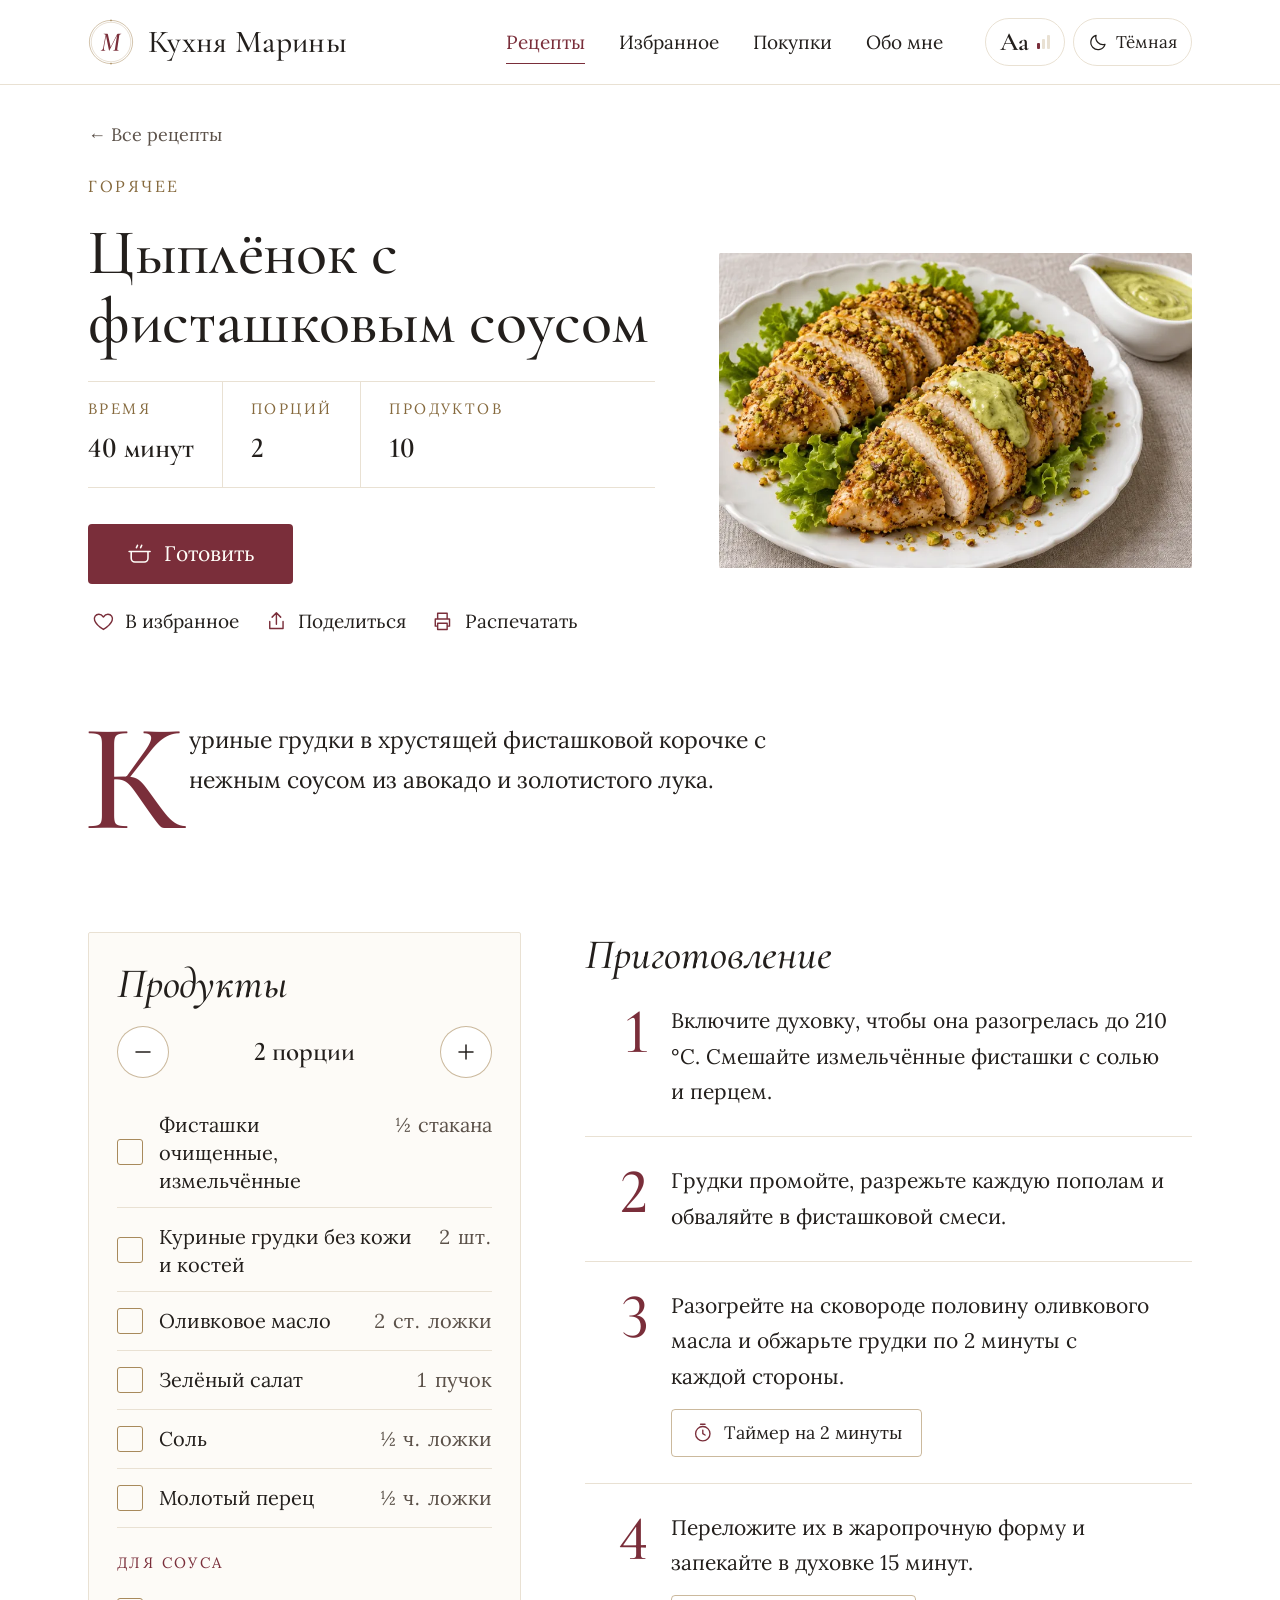
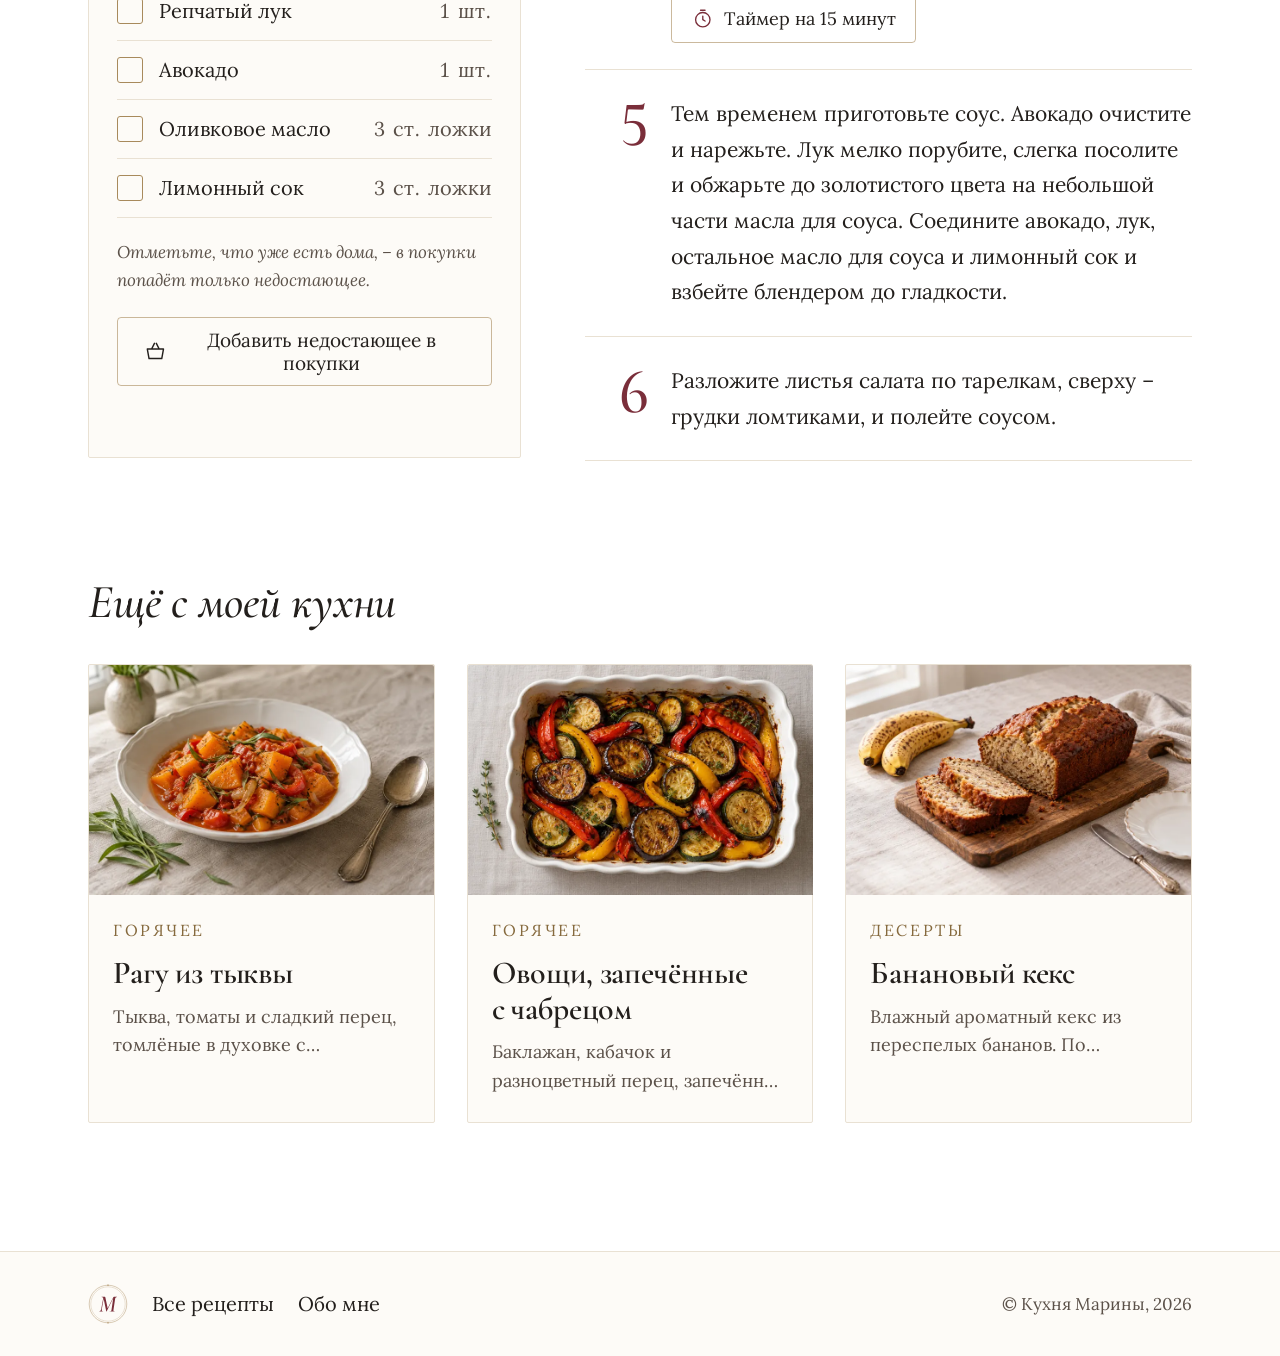
<file: recipes/cyplenok-fistashkovyj-sous/index.html>
<!DOCTYPE html><html lang="ru"><head><meta charset="utf-8"><meta name="viewport" content="width=device-width, initial-scale=1, viewport-fit=cover"><title>Цыплёнок с фисташковым соусом – Кухня Марины</title><meta name="description" content="Куриные грудки в хрустящей фисташковой корочке с нежным соусом из авокадо и золотистого лука."><link rel="canonical" href="https://myst-ery.github.io/recipes/cyplenok-fistashkovyj-sous/"><link rel="preload" as="image" type="image/webp" imagesrcset="/images/recipes/cyplenok-fistashkovyj-sous-800.webp 800w, /images/recipes/cyplenok-fistashkovyj-sous-1600.webp 1536w" imagesizes="(max-width: 859px) calc(100vw - 40px), 560px" fetchpriority="high"><link rel="icon" href="/favicon.svg" type="image/svg+xml"><link rel="apple-touch-icon" href="/apple-touch-icon.png"><link rel="manifest" href="/manifest.webmanifest"><meta name="theme-color" content="#ffffff" media="(prefers-color-scheme: light)"><meta name="theme-color" content="#1b1816" media="(prefers-color-scheme: dark)"><meta property="og:type" content="article"><meta property="og:site_name" content="Кухня Марины"><meta property="og:locale" content="ru_RU"><meta property="og:title" content="Цыплёнок с фисташковым соусом"><meta property="og:description" content="Куриные грудки в хрустящей фисташковой корочке с нежным соусом из авокадо и золотистого лука."><meta property="og:url" content="https://myst-ery.github.io/recipes/cyplenok-fistashkovyj-sous/"><meta property="og:image" content="https://myst-ery.github.io/og/cyplenok-fistashkovyj-sous.jpg"><meta property="og:image:width" content="1200"><meta property="og:image:height" content="630"><meta name="twitter:card" content="summary_large_image"><meta name="twitter:title" content="Цыплёнок с фисташковым соусом"><meta name="twitter:description" content="Куриные грудки в хрустящей фисташковой корочке с нежным соусом из авокадо и золотистого лука."><meta name="twitter:image" content="https://myst-ery.github.io/og/cyplenok-fistashkovyj-sous.jpg"><script type="application/ld+json">{"@context":"https://schema.org","@type":"Recipe","name":"Цыплёнок с фисташковым соусом","description":"Куриные грудки в хрустящей фисташковой корочке с нежным соусом из авокадо и золотистого лука.","image":["https://myst-ery.github.io/images/recipes/cyplenok-fistashkovyj-sous.jpg"],"url":"https://myst-ery.github.io/recipes/cyplenok-fistashkovyj-sous/","author":{"@type":"Person","name":"Марина"},"datePublished":"2026-10-04","recipeCategory":"Горячее","totalTime":"PT40M","recipeYield":"2","recipeIngredient":["Фисташки очищенные, измельчённые – ½ стакана","Куриные грудки без кожи и костей – 2 шт.","Оливковое масло – 2 ст. ложки","Зелёный салат – 1 пучок","Соль – ½ ч. ложки","Молотый перец – ½ ч. ложки","Репчатый лук – 1 шт.","Авокадо – 1 шт.","Оливковое масло – 3 ст. ложки","Лимонный сок – 3 ст. ложки"],"recipeInstructions":[{"@type":"HowToStep","position":1,"text":"Включите духовку, чтобы она разогрелась до 210 °C. Смешайте измельчённые фисташки с солью и перцем."},{"@type":"HowToStep","position":2,"text":"Грудки промойте, разрежьте каждую пополам и обваляйте в фисташковой смеси."},{"@type":"HowToStep","position":3,"text":"Разогрейте на сковороде половину оливкового масла и обжарьте грудки по 2 минуты с каждой стороны."},{"@type":"HowToStep","position":4,"text":"Переложите их в жаропрочную форму и запекайте в духовке 15 минут."},{"@type":"HowToStep","position":5,"text":"Тем временем приготовьте соус. Авокадо очистите и нарежьте. Лук мелко порубите, слегка посолите и обжарьте до золотистого цвета на небольшой части масла для соуса. Соедините авокадо, лук, остальное масло для соуса и лимонный сок и взбейте блендером до гладкости."},{"@type":"HowToStep","position":6,"text":"Разложите листья салата по тарелкам, сверху – грудки ломтиками, и полейте соусом."}]}</script><script>
      (function () {
        var d = document.documentElement;
        function apply() {
          d.classList.add('js');
          try {
            var s = JSON.parse(localStorage.getItem('km:settings') || '{}');
            if (s.theme === 'light' || s.theme === 'dark') d.dataset.theme = s.theme;
            if (s.size === 'large' || s.size === 'xlarge') d.dataset.size = s.size;
          } catch (e) {}
        }
        apply();
        document.addEventListener('astro:after-swap', apply);
      })();
    </script><meta name="astro-view-transitions-enabled" content="true"><meta name="astro-view-transitions-fallback" content="animate"><script type="module" src="/_astro/ClientRouter.astro_astro_type_script_index_0_lang.ClSD9gNq.js"></script><link rel="stylesheet" href="/_astro/Base.C4GfyK1i.css"><script type="module" src="/_astro/page.CFYkGvk_.js"></script><style>[data-astro-transition-scope="astro-typyj2n2-1"] { view-transition-name: astro-typyj2n2-1; }@layer astro { ::view-transition-old(astro-typyj2n2-1) { animation: none; opacity: 0; mix-blend-mode: normal; }::view-transition-new(astro-typyj2n2-1) { animation: none; mix-blend-mode: normal; }::view-transition-group(astro-typyj2n2-1) { animation: none } }[data-astro-transition-fallback="old"] [data-astro-transition-scope="astro-typyj2n2-1"],
			[data-astro-transition-fallback="old"][data-astro-transition-scope="astro-typyj2n2-1"] { animation: none; mix-blend-mode: normal; }[data-astro-transition-fallback="new"] [data-astro-transition-scope="astro-typyj2n2-1"],
			[data-astro-transition-fallback="new"][data-astro-transition-scope="astro-typyj2n2-1"] { animation: none; mix-blend-mode: normal; }</style><style>[data-astro-transition-scope="astro-kxw5hcx6-2"] { view-transition-name: astro-kxw5hcx6-2; }@layer astro { ::view-transition-old(astro-kxw5hcx6-2) { animation: none; opacity: 0; mix-blend-mode: normal; }::view-transition-new(astro-kxw5hcx6-2) { animation: none; mix-blend-mode: normal; }::view-transition-group(astro-kxw5hcx6-2) { animation: none } }[data-astro-transition-fallback="old"] [data-astro-transition-scope="astro-kxw5hcx6-2"],
			[data-astro-transition-fallback="old"][data-astro-transition-scope="astro-kxw5hcx6-2"] { animation: none; mix-blend-mode: normal; }[data-astro-transition-fallback="new"] [data-astro-transition-scope="astro-kxw5hcx6-2"],
			[data-astro-transition-fallback="new"][data-astro-transition-scope="astro-kxw5hcx6-2"] { animation: none; mix-blend-mode: normal; }</style></head><body><a class="skip-link" href="#main">Перейти к содержанию</a><header data-astro-transition-scope="astro-typyj2n2-1" class="site-header"><div class="container header-row"><a class="brand" href="/" aria-label="Кухня Марины – на главную"><svg class="monogram" width="46" height="46" viewBox="0 0 100 100" aria-hidden="true"><circle cx="50" cy="50" r="47" fill="none" stroke="var(--gold)" stroke-width="1.1"></circle><circle cx="50" cy="50" r="43" fill="none" stroke="var(--gold)" stroke-width="0.6"></circle><path d="M50 0.8l2 2.2-2 2.2-2-2.2zM50 94.8l2 2.2-2 2.2-2-2.2z" fill="var(--gold)"></path><path d="M57 76L57 76Q56.8 76 56.8 75.5Q56.8 75 57 75L57 75Q59.4 75 60.6 74.6Q61.8 74.2 62.3 73Q62.9 71.8 63.2 69.5L63.2 69.5L68.9 31.3L46.6 75.4Q46.5 75.8 46 75.7Q45.6 75.7 45.5 75.4L45.5 75.4L36.6 33L30.6 66.2Q29.8 70.5 30.8 72.8Q31.8 75 34.6 75L34.6 75Q34.9 75 34.9 75.5Q34.9 76 34.6 76L34.6 76Q33.2 76 31.6 75.9Q29.9 75.8 27.8 75.8L27.8 75.8Q26 75.8 24.4 75.9Q22.7 76 21.2 76L21.2 76Q21 76 21 75.5Q21 75 21.2 75L21.2 75Q23.9 75 25.8 72.8Q27.8 70.6 28.6 66.3L28.6 66.3L35.4 29.6Q35.1 29.2 34.9 28.9L34.9 28.9Q33.7 27.7 32.4 27.3Q31 27 29.8 27L29.8 27Q29.7 27 29.7 26.5Q29.7 26 29.8 26L29.8 26Q30.9 26 32.1 26.1Q33.4 26.2 34.7 26.2L34.7 26.2Q36.6 26.2 38.1 26.1Q39.6 26 40.4 26L40.4 26Q41.3 26 41.8 26.8Q42.2 27.6 42.8 30.2L42.8 30.2L50.2 65L68.8 28Q69.8 26 71.6 26L71.6 26Q72.2 26 73.6 26.1Q75 26.2 76.2 26.2L76.2 26.2Q77.9 26.2 79.1 26.1Q80.2 26 81.4 26L81.4 26Q81.6 26 81.6 26.5Q81.6 27 81.4 27L81.4 27Q78.8 27 77.4 28Q75.9 29 75.4 32.3L75.4 32.3L69.9 69.5Q69.4 73 70.2 74Q71 75 74.2 75L74.2 75Q74.5 75 74.5 75.5Q74.5 76 74.2 76L74.2 76Q72.6 76 70.4 75.9Q68.2 75.8 65.6 75.8L65.6 75.8Q63.1 75.8 61 75.9Q58.8 76 57 76Z" fill="var(--accent)" transform="translate(50 50.5) scale(0.74) translate(-51.3 -51)"></path></svg><span class="brand-name">Кухня Марины</span></a><nav class="main-nav" aria-label="Разделы сайта"><a href="/recipes/" class="nav-link active" aria-current="page">Рецепты</a><a href="/favorites/" class="nav-link">Избранное</a><a href="/shopping/" class="nav-link">Покупки</a><a href="/about/" class="nav-link">Обо мне</a></nav><div class="header-tools"><button class="tool-btn" type="button" data-action="font-size" aria-label="Аа – размер шрифта: обычный" title="Размер шрифта"><span class="tool-aa" aria-hidden="true">Аа</span><span class="size-steps" aria-hidden="true"><i></i><i></i><i></i></span></button><button class="tool-btn" type="button" data-action="theme" aria-label="Тёмная тема" title="Светлая или тёмная тема"><svg class="icon theme-moon" viewBox="0 0 24 24" aria-hidden="true" focusable="false"><path d="M20 14.5A8.5 8.5 0 0 1 9.5 4 8.5 8.5 0 1 0 20 14.5z" fill="none" stroke="currentColor" stroke-width="1.5" stroke-linecap="round" stroke-linejoin="round"></path></svg><svg class="icon theme-sun" viewBox="0 0 24 24" aria-hidden="true" focusable="false"><path d="M12 16.5a4.5 4.5 0 1 0 0-9 4.5 4.5 0 0 0 0 9zM12 2v2M12 20v2M2 12h2M20 12h2M4.9 4.9l1.4 1.4M17.7 17.7l1.4 1.4M4.9 19.1l1.4-1.4M17.7 6.3l1.4-1.4" fill="none" stroke="currentColor" stroke-width="1.5" stroke-linecap="round" stroke-linejoin="round"></path></svg><span class="tool-label theme-label-dark">Тёмная</span><span class="tool-label theme-label-light">Светлая</span></button></div></div></header><nav data-astro-transition-scope="astro-kxw5hcx6-2" class="bottom-nav" aria-label="Быстрые разделы"><a href="/" class="bottom-link"><svg class="icon" viewBox="0 0 24 24" aria-hidden="true" focusable="false"><path d="M3.5 11 12 4l8.5 7M6 9.5V20h12V9.5" fill="none" stroke="currentColor" stroke-width="1.5" stroke-linecap="round" stroke-linejoin="round"></path></svg><span>Главная</span></a><a href="/recipes/" class="bottom-link active" aria-current="page"><svg class="icon" viewBox="0 0 24 24" aria-hidden="true" focusable="false"><path d="M4 5.5C6.5 4 9.5 4 12 5.5 14.5 4 17.5 4 20 5.5V19c-2.5-1.5-5.5-1.5-8 0-2.5-1.5-5.5-1.5-8 0zM12 5.5V19" fill="none" stroke="currentColor" stroke-width="1.5" stroke-linecap="round" stroke-linejoin="round"></path></svg><span>Рецепты</span></a><a href="/favorites/" class="bottom-link"><svg class="icon" viewBox="0 0 24 24" aria-hidden="true" focusable="false"><path d="M12 20.5s-7.5-4.6-9.2-9.4C1.6 7.6 3.9 4.5 7.2 4.5c2 0 3.5 1.1 4.8 2.9 1.3-1.8 2.8-2.9 4.8-2.9 3.3 0 5.6 3.1 4.4 6.6-1.7 4.8-9.2 9.4-9.2 9.4z" fill="none" stroke="currentColor" stroke-width="1.5" stroke-linecap="round" stroke-linejoin="round"></path></svg><span>Избранное</span></a><a href="/shopping/" class="bottom-link"><svg class="icon" viewBox="0 0 24 24" aria-hidden="true" focusable="false"><path d="M9 6.5h11M9 12h11M9 17.5h11M4.5 6.5h.01M4.5 12h.01M4.5 17.5h.01" fill="none" stroke="currentColor" stroke-width="1.5" stroke-linecap="round" stroke-linejoin="round"></path></svg><span>Покупки</span></a></nav><main id="main"><article class="container recipe-page"><div class="print-only print-head" aria-hidden="true"><svg class="monogram" width="44" height="44" viewBox="0 0 100 100" aria-hidden="true"><circle cx="50" cy="50" r="47" fill="none" stroke="var(--gold)" stroke-width="1.1"></circle><circle cx="50" cy="50" r="43" fill="none" stroke="var(--gold)" stroke-width="0.6"></circle><path d="M50 0.8l2 2.2-2 2.2-2-2.2zM50 94.8l2 2.2-2 2.2-2-2.2z" fill="var(--gold)"></path><path d="M57 76L57 76Q56.8 76 56.8 75.5Q56.8 75 57 75L57 75Q59.4 75 60.6 74.6Q61.8 74.2 62.3 73Q62.9 71.8 63.2 69.5L63.2 69.5L68.9 31.3L46.6 75.4Q46.5 75.8 46 75.7Q45.6 75.7 45.5 75.4L45.5 75.4L36.6 33L30.6 66.2Q29.8 70.5 30.8 72.8Q31.8 75 34.6 75L34.6 75Q34.9 75 34.9 75.5Q34.9 76 34.6 76L34.6 76Q33.2 76 31.6 75.9Q29.9 75.8 27.8 75.8L27.8 75.8Q26 75.8 24.4 75.9Q22.7 76 21.2 76L21.2 76Q21 76 21 75.5Q21 75 21.2 75L21.2 75Q23.9 75 25.8 72.8Q27.8 70.6 28.6 66.3L28.6 66.3L35.4 29.6Q35.1 29.2 34.9 28.9L34.9 28.9Q33.7 27.7 32.4 27.3Q31 27 29.8 27L29.8 27Q29.7 27 29.7 26.5Q29.7 26 29.8 26L29.8 26Q30.9 26 32.1 26.1Q33.4 26.2 34.7 26.2L34.7 26.2Q36.6 26.2 38.1 26.1Q39.6 26 40.4 26L40.4 26Q41.3 26 41.8 26.8Q42.2 27.6 42.8 30.2L42.8 30.2L50.2 65L68.8 28Q69.8 26 71.6 26L71.6 26Q72.2 26 73.6 26.1Q75 26.2 76.2 26.2L76.2 26.2Q77.9 26.2 79.1 26.1Q80.2 26 81.4 26L81.4 26Q81.6 26 81.6 26.5Q81.6 27 81.4 27L81.4 27Q78.8 27 77.4 28Q75.9 29 75.4 32.3L75.4 32.3L69.9 69.5Q69.4 73 70.2 74Q71 75 74.2 75L74.2 75Q74.5 75 74.5 75.5Q74.5 76 74.2 76L74.2 76Q72.6 76 70.4 75.9Q68.2 75.8 65.6 75.8L65.6 75.8Q63.1 75.8 61 75.9Q58.8 76 57 76Z" fill="var(--accent)" transform="translate(50 50.5) scale(0.74) translate(-51.3 -51)"></path></svg><span>Кухня Марины</span></div><img class="print-only print-photo" data-print-src="/images/recipes/cyplenok-fistashkovyj-sous.jpg" alt="" width="1200" height="800"><a class="back" href="/recipes/">← Все рецепты</a><header class="recipe-hero"><div class="recipe-intro"><p class="kicker">Горячее</p><h1 style="view-transition-name:title-cyplenok-fistashkovyj-sous">Цыплёнок с фисташковым соусом</h1><dl class="facts"><div class="fact"><dt>Время</dt><dd>40 минут</dd></div><div class="fact"><dt>Порций</dt><dd>2</dd></div><div class="fact"><dt>Продуктов</dt><dd>10</dd></div></dl><style>astro-island,astro-slot,astro-static-slot{display:contents}</style><script>(function(){let e=(e,t)=>{let n=async()=>{await(await e())()},r=typeof t.value==`object`?t.value:void 0,i={timeout:r==null?void 0:r.timeout};`requestIdleCallback`in window?window.requestIdleCallback(n,i):setTimeout(n,i.timeout||200)};(self.Astro||(self.Astro={})).idle=e,window.dispatchEvent(new Event(`astro:idle`))})();</script><script>(function(){function e(t){"@babel/helpers - typeof";return e=typeof Symbol==`function`&&typeof Symbol.iterator==`symbol`?function(e){return typeof e}:function(e){return e&&typeof Symbol==`function`&&e.constructor===Symbol&&e!==Symbol.prototype?`symbol`:typeof e},e(t)}function t(t,n){if(e(t)!=`object`||!t)return t;var r=t[Symbol.toPrimitive];if(r!==void 0){var i=r.call(t,n||`default`);if(e(i)!=`object`)return i;throw TypeError(`@@toPrimitive must return a primitive value.`)}return(n===`string`?String:Number)(t)}function n(n){var r=t(n,`string`);return e(r)==`symbol`?r:r+``}function r(e,t,r){return(t=n(t))in e?Object.defineProperty(e,t,{value:r,enumerable:!0,configurable:!0,writable:!0}):e[t]=r,e}let i=/* @__PURE__ */ new Set([`__proto__`,`constructor`,`prototype`]);{let e={0:e=>a(e),1:e=>n(e),2:e=>new RegExp(e),3:e=>new Date(e),4:e=>new Map(n(e)),5:e=>new Set(n(e)),6:e=>BigInt(e),7:e=>new URL(e),8:e=>new Uint8Array(e),9:e=>new Uint16Array(e),10:e=>new Uint32Array(e),11:e=>1/0*e},t=t=>{let[n,r]=t;return n in e?e[n](r):void 0},n=e=>e.map(t),a=e=>typeof e!=`object`||!e?e:Object.fromEntries(Object.entries(e).map(([e,n])=>[e,t(n)]));class o extends HTMLElement{constructor(...e){super(...e),r(this,`Component`,void 0),r(this,`hydrator`,void 0),r(this,`hydrate`,async()=>{var e;if(!this.hydrator||!this.isConnected)return;let t=(e=this.parentElement)==null?void 0:e.closest(`astro-island[ssr]`);if(t){t.addEventListener(`astro:hydrate`,this.hydrate,{once:!0});return}let n=this.querySelectorAll(`astro-slot`),r={},i=this.querySelectorAll(`template[data-astro-template]`);for(let e of i){let t=e.closest(this.tagName);t!=null&&t.isSameNode(this)&&(r[e.getAttribute(`data-astro-template`)||`default`]=e.innerHTML,e.remove())}for(let e of n){let t=e.closest(this.tagName);t!=null&&t.isSameNode(this)&&(r[e.getAttribute(`name`)||`default`]=e.innerHTML)}let o;try{o=this.hasAttribute(`props`)?a(JSON.parse(this.getAttribute(`props`))):{}}catch(e){let t=this.getAttribute(`component-url`)||`<unknown>`,n=this.getAttribute(`component-export`);throw n&&(t+=` (export ${n})`),console.error(`[hydrate] Error parsing props for component ${t}`,this.getAttribute(`props`),e),e}await this.hydrator(this)(this.Component,o,r,{client:this.getAttribute(`client`)}),this.removeAttribute(`ssr`),this.dispatchEvent(new CustomEvent(`astro:hydrate`))}),r(this,`unmount`,()=>{this.isConnected||this.dispatchEvent(new CustomEvent(`astro:unmount`))})}disconnectedCallback(){document.removeEventListener(`astro:after-swap`,this.unmount),document.addEventListener(`astro:after-swap`,this.unmount,{once:!0})}connectedCallback(){if(!this.hasAttribute(`await-children`)||document.readyState===`interactive`||document.readyState===`complete`)this.childrenConnectedCallback();else{let e=()=>{document.removeEventListener(`DOMContentLoaded`,e),t.disconnect(),this.childrenConnectedCallback()},t=new MutationObserver(()=>{var t;((t=this.lastChild)==null?void 0:t.nodeType)===Node.COMMENT_NODE&&this.lastChild.nodeValue===`astro:end`&&(this.lastChild.remove(),e())});t.observe(this,{childList:!0}),document.addEventListener(`DOMContentLoaded`,e)}}async childrenConnectedCallback(){let e=this.getAttribute(`before-hydration-url`);e&&await import(e),this.start()}getRetryImportUrl(e){let t=new URL(e,document.baseURI);return t.searchParams.set(`astro-retry`,Date.now().toString()),t.toString()}async importWithRetry(e){try{return await import(e)}catch(t){return await new Promise(e=>setTimeout(e,1e3)),import(this.getRetryImportUrl(e))}}handleHydrationError(e){let t=this.getAttribute(`component-url`),n=new CustomEvent(`astro:hydration-error`,{cancelable:!0,bubbles:!0,composed:!0,detail:{error:e,componentUrl:t}});this.dispatchEvent(n)&&console.error(`[astro-island] Error hydrating ${t}`,e)}async start(){let e=JSON.parse(this.getAttribute(`opts`)),t=this.getAttribute(`client`);if(Astro[t]===void 0){window.addEventListener(`astro:${t}`,()=>this.start(),{once:!0});return}try{await Astro[t](async()=>{let e=this.getAttribute(`renderer-url`);try{let[t,{default:n}]=await Promise.all([this.importWithRetry(this.getAttribute(`component-url`)),e?this.importWithRetry(e):Promise.resolve({default:()=>()=>{}})]),r=this.getAttribute(`component-export`)||`default`;if(r.includes(`.`)){this.Component=t;for(let e of r.split(`.`)){if(i.has(e)||!this.Component||typeof this.Component!=`object`&&typeof this.Component!=`function`||!Object.hasOwn(this.Component,e))throw Error(`Invalid component export path: ${r}`);this.Component=this.Component[e]}}else{if(i.has(r))throw Error(`Invalid component export path: ${r}`);this.Component=t[r]}return this.hydrator=n,this.hydrate}catch(e){return this.handleHydrationError(e),()=>{}}},e,this)}catch(e){this.handleHydrationError(e)}}attributeChangedCallback(){this.hydrate()}}r(o,`observedAttributes`,[`props`]),customElements.get(`astro-island`)||customElements.define(`astro-island`,o)}})();</script><astro-island uid="Z2v7cfq" prefix="r6" component-url="/_astro/RecipeActions.DEMdkxj8.js" component-export="default" renderer-url="/_astro/client.DhnMnjx5.js" props="{&quot;slug&quot;:[0,&quot;cyplenok-fistashkovyj-sous&quot;],&quot;title&quot;:[0,&quot;Цыплёнок с фисташковым соусом&quot;],&quot;canCook&quot;:[0,true]}" ssr client="idle" opts="{&quot;name&quot;:&quot;RecipeActions&quot;,&quot;value&quot;:true}" await-children><div class="recipe-actions"><button type="button" class="btn btn-primary btn-lg btn-cook"><svg class="icon " viewBox="0 0 24 24" aria-hidden="true" focusable="false"><path d="M4 10h16v6.5a3.5 3.5 0 0 1-3.5 3.5h-9A3.5 3.5 0 0 1 4 16.5zM2 10h2M20 10h2M9 6.5c0-1 1-1.5 1-2.5M13 6.5c0-1 1-1.5 1-2.5" fill="none" stroke="currentColor" stroke-width="1.5" stroke-linecap="round" stroke-linejoin="round"></path></svg>Готовить</button><div class="quiet-actions"><button type="button" class="btn btn-quiet fav-btn" aria-pressed="false"><span style="display:inline-flex"><svg class="icon " viewBox="0 0 24 24" aria-hidden="true" focusable="false"><path d="M12 20.5s-7.5-4.6-9.2-9.4C1.6 7.6 3.9 4.5 7.2 4.5c2 0 3.5 1.1 4.8 2.9 1.3-1.8 2.8-2.9 4.8-2.9 3.3 0 5.6 3.1 4.4 6.6-1.7 4.8-9.2 9.4-9.2 9.4z" fill="none" stroke="currentColor" stroke-width="1.5" stroke-linecap="round" stroke-linejoin="round"></path></svg></span>В избранное</button><button type="button" class="btn btn-quiet" aria-expanded="false" aria-controls="share-panel"><svg class="icon " viewBox="0 0 24 24" aria-hidden="true" focusable="false"><path d="M12 3v12M7.5 7.5 12 3l4.5 4.5M5 12v7.5h14V12" fill="none" stroke="currentColor" stroke-width="1.5" stroke-linecap="round" stroke-linejoin="round"></path></svg>Поделиться</button><button type="button" class="btn btn-quiet"><svg class="icon " viewBox="0 0 24 24" aria-hidden="true" focusable="false"><path d="M7 8.5V3.5h10v5M7 17H4.5v-7.5h15V17H17M7 14h10v6.5H7z" fill="none" stroke="currentColor" stroke-width="1.5" stroke-linecap="round" stroke-linejoin="round"></path></svg>Распечатать</button></div></div><div id="share-panel" class="share-panel" hidden=""><p>Отправьте рецепт друзьям:</p><div class="share-links"><a class="btn btn-outline" href="https://connect.ok.ru/offer?url=&amp;title=%D0%A0%D0%B5%D1%86%D0%B5%D0%BF%D1%82%20%C2%AB%D0%A6%D1%8B%D0%BF%D0%BB%D1%91%D0%BD%D0%BE%D0%BA%20%D1%81%20%D1%84%D0%B8%D1%81%D1%82%D0%B0%D1%88%D0%BA%D0%BE%D0%B2%D1%8B%D0%BC%20%D1%81%D0%BE%D1%83%D1%81%D0%BE%D0%BC%C2%BB" target="_blank" rel="noopener noreferrer">Одноклассники</a><a class="btn btn-outline" href="https://vk.com/share.php?url=&amp;title=%D0%A0%D0%B5%D1%86%D0%B5%D0%BF%D1%82%20%C2%AB%D0%A6%D1%8B%D0%BF%D0%BB%D1%91%D0%BD%D0%BE%D0%BA%20%D1%81%20%D1%84%D0%B8%D1%81%D1%82%D0%B0%D1%88%D0%BA%D0%BE%D0%B2%D1%8B%D0%BC%20%D1%81%D0%BE%D1%83%D1%81%D0%BE%D0%BC%C2%BB" target="_blank" rel="noopener noreferrer">ВКонтакте</a><a class="btn btn-outline" href="https://t.me/share/url?url=&amp;text=%D0%A0%D0%B5%D1%86%D0%B5%D0%BF%D1%82%20%C2%AB%D0%A6%D1%8B%D0%BF%D0%BB%D1%91%D0%BD%D0%BE%D0%BA%20%D1%81%20%D1%84%D0%B8%D1%81%D1%82%D0%B0%D1%88%D0%BA%D0%BE%D0%B2%D1%8B%D0%BC%20%D1%81%D0%BE%D1%83%D1%81%D0%BE%D0%BC%C2%BB" target="_blank" rel="noopener noreferrer">Telegram</a><button type="button" class="btn btn-outline"><svg class="icon " viewBox="0 0 24 24" aria-hidden="true" focusable="false"><path d="M9 9h11v11H9zM5 15H4V4h11v1" fill="none" stroke="currentColor" stroke-width="1.5" stroke-linecap="round" stroke-linejoin="round"></path></svg>Скопировать ссылку</button></div><p aria-live="polite" style="margin:0"></p></div><!--astro:end--></astro-island></div><div class="cover-wrap"><div class="cover cover-large cat-main" style="view-transition-name:cover-cyplenok-fistashkovyj-sous"><picture><source type="image/webp" srcSet="/images/recipes/cyplenok-fistashkovyj-sous-800.webp 800w, /images/recipes/cyplenok-fistashkovyj-sous-1600.webp 1536w" sizes="(max-width: 859px) calc(100vw - 40px), 560px"/><img src="/images/recipes/cyplenok-fistashkovyj-sous.jpg" alt="Цыплёнок с фисташковым соусом" width="1200" height="800" loading="eager" decoding="sync" fetchPriority="high" class="cover-img"/></picture></div></div></header><div class="narrow lede-wrap"><p class="lede">Куриные грудки в хрустящей фисташковой корочке с нежным соусом из авокадо и золотистого лука.</p></div><astro-island uid="1OR4k3" prefix="r8" component-url="/_astro/RecipeBody.DSc274Yz.js" component-export="default" renderer-url="/_astro/client.DhnMnjx5.js" props="{&quot;slug&quot;:[0,&quot;cyplenok-fistashkovyj-sous&quot;],&quot;title&quot;:[0,&quot;Цыплёнок с фисташковым соусом&quot;],&quot;servings&quot;:[0,2],&quot;ingredients&quot;:[1,[[0,{&quot;kind&quot;:[0,&quot;item&quot;],&quot;name&quot;:[0,&quot;Фисташки очищенные, измельчённые&quot;],&quot;amount&quot;:[0,&quot;½ стакана&quot;]}],[0,{&quot;kind&quot;:[0,&quot;item&quot;],&quot;name&quot;:[0,&quot;Куриные грудки без кожи и костей&quot;],&quot;amount&quot;:[0,&quot;2 шт.&quot;]}],[0,{&quot;kind&quot;:[0,&quot;item&quot;],&quot;name&quot;:[0,&quot;Оливковое масло&quot;],&quot;amount&quot;:[0,&quot;2 ст. ложки&quot;]}],[0,{&quot;kind&quot;:[0,&quot;item&quot;],&quot;name&quot;:[0,&quot;Зелёный салат&quot;],&quot;amount&quot;:[0,&quot;1 пучок&quot;]}],[0,{&quot;kind&quot;:[0,&quot;item&quot;],&quot;name&quot;:[0,&quot;Соль&quot;],&quot;amount&quot;:[0,&quot;½ ч. ложки&quot;]}],[0,{&quot;kind&quot;:[0,&quot;item&quot;],&quot;name&quot;:[0,&quot;Молотый перец&quot;],&quot;amount&quot;:[0,&quot;½ ч. ложки&quot;]}],[0,{&quot;kind&quot;:[0,&quot;group&quot;],&quot;group&quot;:[0,&quot;Для соуса&quot;]}],[0,{&quot;kind&quot;:[0,&quot;item&quot;],&quot;name&quot;:[0,&quot;Репчатый лук&quot;],&quot;amount&quot;:[0,&quot;1 шт.&quot;]}],[0,{&quot;kind&quot;:[0,&quot;item&quot;],&quot;name&quot;:[0,&quot;Авокадо&quot;],&quot;amount&quot;:[0,&quot;1 шт.&quot;]}],[0,{&quot;kind&quot;:[0,&quot;item&quot;],&quot;name&quot;:[0,&quot;Оливковое масло&quot;],&quot;amount&quot;:[0,&quot;3 ст. ложки&quot;]}],[0,{&quot;kind&quot;:[0,&quot;item&quot;],&quot;name&quot;:[0,&quot;Лимонный сок&quot;],&quot;amount&quot;:[0,&quot;3 ст. ложки&quot;]}]]],&quot;steps&quot;:[1,[[0,{&quot;text&quot;:[0,&quot;Включите духовку, чтобы она разогрелась до 210 °C. Смешайте измельчённые фисташки с солью и перцем.&quot;],&quot;photo&quot;:[0,null]}],[0,{&quot;text&quot;:[0,&quot;Грудки промойте, разрежьте каждую пополам и обваляйте в фисташковой смеси.&quot;],&quot;photo&quot;:[0,null]}],[0,{&quot;text&quot;:[0,&quot;Разогрейте на сковороде половину оливкового масла и обжарьте грудки по 2 минуты с каждой стороны.&quot;],&quot;photo&quot;:[0,null]}],[0,{&quot;text&quot;:[0,&quot;Переложите их в жаропрочную форму и запекайте в духовке 15 минут.&quot;],&quot;photo&quot;:[0,null]}],[0,{&quot;text&quot;:[0,&quot;Тем временем приготовьте соус. Авокадо очистите и нарежьте. Лук мелко порубите, слегка посолите и обжарьте до золотистого цвета на небольшой части масла для соуса. Соедините авокадо, лук, остальное масло для соуса и лимонный сок и взбейте блендером до гладкости.&quot;],&quot;photo&quot;:[0,null]}],[0,{&quot;text&quot;:[0,&quot;Разложите листья салата по тарелкам, сверху – грудки ломтиками, и полейте соусом.&quot;],&quot;photo&quot;:[0,null]}]]],&quot;tip&quot;:[0,null]}" ssr client="idle" opts="{&quot;name&quot;:&quot;RecipeBody&quot;,&quot;value&quot;:true}" await-children><div class="recipe-body"><aside class="ingredients" aria-labelledby="ingredients-title"><h2 id="ingredients-title">Продукты</h2><div class="scaler"><button type="button" class="round-btn" aria-label="Меньше порций"><svg class="icon " viewBox="0 0 24 24" aria-hidden="true" focusable="false"><path d="M5 12h14" fill="none" stroke="currentColor" stroke-width="1.5" stroke-linecap="round" stroke-linejoin="round"></path></svg></button><output aria-live="polite">2 порции</output><button type="button" class="round-btn" aria-label="Больше порций"><svg class="icon " viewBox="0 0 24 24" aria-hidden="true" focusable="false"><path d="M12 5v14M5 12h14" fill="none" stroke="currentColor" stroke-width="1.5" stroke-linecap="round" stroke-linejoin="round"></path></svg></button></div><ul class="ing-list"><li class="ing-item"><label><input type="checkbox"/><span class="check" aria-hidden="true"><svg class="icon " viewBox="0 0 24 24" aria-hidden="true" focusable="false"><path d="M5 12.5l4.5 4.5L19 7.5" fill="none" stroke="currentColor" stroke-width="1.5" stroke-linecap="round" stroke-linejoin="round"></path></svg></span><span class="ing-name">Фисташки очищенные, измельчённые</span><span class="ing-amount">½ стакана</span></label></li><li class="ing-item"><label><input type="checkbox"/><span class="check" aria-hidden="true"><svg class="icon " viewBox="0 0 24 24" aria-hidden="true" focusable="false"><path d="M5 12.5l4.5 4.5L19 7.5" fill="none" stroke="currentColor" stroke-width="1.5" stroke-linecap="round" stroke-linejoin="round"></path></svg></span><span class="ing-name">Куриные грудки без кожи и костей</span><span class="ing-amount">2 шт.</span></label></li><li class="ing-item"><label><input type="checkbox"/><span class="check" aria-hidden="true"><svg class="icon " viewBox="0 0 24 24" aria-hidden="true" focusable="false"><path d="M5 12.5l4.5 4.5L19 7.5" fill="none" stroke="currentColor" stroke-width="1.5" stroke-linecap="round" stroke-linejoin="round"></path></svg></span><span class="ing-name">Оливковое масло</span><span class="ing-amount">2 ст. ложки</span></label></li><li class="ing-item"><label><input type="checkbox"/><span class="check" aria-hidden="true"><svg class="icon " viewBox="0 0 24 24" aria-hidden="true" focusable="false"><path d="M5 12.5l4.5 4.5L19 7.5" fill="none" stroke="currentColor" stroke-width="1.5" stroke-linecap="round" stroke-linejoin="round"></path></svg></span><span class="ing-name">Зелёный салат</span><span class="ing-amount">1 пучок</span></label></li><li class="ing-item"><label><input type="checkbox"/><span class="check" aria-hidden="true"><svg class="icon " viewBox="0 0 24 24" aria-hidden="true" focusable="false"><path d="M5 12.5l4.5 4.5L19 7.5" fill="none" stroke="currentColor" stroke-width="1.5" stroke-linecap="round" stroke-linejoin="round"></path></svg></span><span class="ing-name">Соль</span><span class="ing-amount">½ ч. ложки</span></label></li><li class="ing-item"><label><input type="checkbox"/><span class="check" aria-hidden="true"><svg class="icon " viewBox="0 0 24 24" aria-hidden="true" focusable="false"><path d="M5 12.5l4.5 4.5L19 7.5" fill="none" stroke="currentColor" stroke-width="1.5" stroke-linecap="round" stroke-linejoin="round"></path></svg></span><span class="ing-name">Молотый перец</span><span class="ing-amount">½ ч. ложки</span></label></li><li class="ing-group">Для соуса</li><li class="ing-item"><label><input type="checkbox"/><span class="check" aria-hidden="true"><svg class="icon " viewBox="0 0 24 24" aria-hidden="true" focusable="false"><path d="M5 12.5l4.5 4.5L19 7.5" fill="none" stroke="currentColor" stroke-width="1.5" stroke-linecap="round" stroke-linejoin="round"></path></svg></span><span class="ing-name">Репчатый лук</span><span class="ing-amount">1 шт.</span></label></li><li class="ing-item"><label><input type="checkbox"/><span class="check" aria-hidden="true"><svg class="icon " viewBox="0 0 24 24" aria-hidden="true" focusable="false"><path d="M5 12.5l4.5 4.5L19 7.5" fill="none" stroke="currentColor" stroke-width="1.5" stroke-linecap="round" stroke-linejoin="round"></path></svg></span><span class="ing-name">Авокадо</span><span class="ing-amount">1 шт.</span></label></li><li class="ing-item"><label><input type="checkbox"/><span class="check" aria-hidden="true"><svg class="icon " viewBox="0 0 24 24" aria-hidden="true" focusable="false"><path d="M5 12.5l4.5 4.5L19 7.5" fill="none" stroke="currentColor" stroke-width="1.5" stroke-linecap="round" stroke-linejoin="round"></path></svg></span><span class="ing-name">Оливковое масло</span><span class="ing-amount">3 ст. ложки</span></label></li><li class="ing-item"><label><input type="checkbox"/><span class="check" aria-hidden="true"><svg class="icon " viewBox="0 0 24 24" aria-hidden="true" focusable="false"><path d="M5 12.5l4.5 4.5L19 7.5" fill="none" stroke="currentColor" stroke-width="1.5" stroke-linecap="round" stroke-linejoin="round"></path></svg></span><span class="ing-name">Лимонный сок</span><span class="ing-amount">3 ст. ложки</span></label></li></ul><p class="hint">Отметьте, что уже есть дома, – в покупки попадёт только недостающее.</p><button type="button" class="btn btn-outline shop-btn"><svg class="icon " viewBox="0 0 24 24" aria-hidden="true" focusable="false"><path d="M3.5 9.5h17l-1.8 10H5.3zM8 9.5l3-6M16 9.5l-3-6" fill="none" stroke="currentColor" stroke-width="1.5" stroke-linecap="round" stroke-linejoin="round"></path></svg>Добавить недостающее в покупки</button><p class="shop-status" aria-live="polite"></p></aside><section class="method" aria-labelledby="method-title"><h2 id="method-title">Приготовление</h2><ol class="steps"><li class="step"><span class="step-num" aria-hidden="true">1</span><div><p><span class="visually-hidden">Шаг <!-- -->1<!-- -->. </span>Включите духовку, чтобы она разогрелась до 210 °C. Смешайте измельчённые фисташки с солью и перцем.</p></div></li><li class="step"><span class="step-num" aria-hidden="true">2</span><div><p><span class="visually-hidden">Шаг <!-- -->2<!-- -->. </span>Грудки промойте, разрежьте каждую пополам и обваляйте в фисташковой смеси.</p></div></li><li class="step"><span class="step-num" aria-hidden="true">3</span><div><p><span class="visually-hidden">Шаг <!-- -->3<!-- -->. </span>Разогрейте на сковороде половину оливкового масла и обжарьте грудки по 2 минуты с каждой стороны.</p><div class="step-tools"><button type="button" class="btn btn-outline timer-btn"><svg class="icon " viewBox="0 0 24 24" aria-hidden="true" focusable="false"><path d="M12 21a8 8 0 1 0 0-16 8 8 0 0 0 0 16zM12 9v4l2.5 1.5M9.5 2.5h5" fill="none" stroke="currentColor" stroke-width="1.5" stroke-linecap="round" stroke-linejoin="round"></path></svg>Таймер на <!-- -->2 минуты</button></div></div></li><li class="step"><span class="step-num" aria-hidden="true">4</span><div><p><span class="visually-hidden">Шаг <!-- -->4<!-- -->. </span>Переложите их в жаропрочную форму и запекайте в духовке 15 минут.</p><div class="step-tools"><button type="button" class="btn btn-outline timer-btn"><svg class="icon " viewBox="0 0 24 24" aria-hidden="true" focusable="false"><path d="M12 21a8 8 0 1 0 0-16 8 8 0 0 0 0 16zM12 9v4l2.5 1.5M9.5 2.5h5" fill="none" stroke="currentColor" stroke-width="1.5" stroke-linecap="round" stroke-linejoin="round"></path></svg>Таймер на <!-- -->15 минут</button></div></div></li><li class="step"><span class="step-num" aria-hidden="true">5</span><div><p><span class="visually-hidden">Шаг <!-- -->5<!-- -->. </span>Тем временем приготовьте соус. Авокадо очистите и нарежьте. Лук мелко порубите, слегка посолите и обжарьте до золотистого цвета на небольшой части масла для соуса. Соедините авокадо, лук, остальное масло для соуса и лимонный сок и взбейте блендером до гладкости.</p></div></li><li class="step"><span class="step-num" aria-hidden="true">6</span><div><p><span class="visually-hidden">Шаг <!-- -->6<!-- -->. </span>Разложите листья салата по тарелкам, сверху – грудки ломтиками, и полейте соусом.</p></div></li></ol></section></div><!--astro:end--></astro-island><section class="print-only print-notes" aria-hidden="true"><h2>Мои заметки</h2><div></div><div></div><div></div><div></div><div></div></section><p class="print-only print-foot">Кухня Марины · myst-ery.github.io/recipes/cyplenok-fistashkovyj-sous/</p><section class="section more"><div class="section-head"><h2>Ещё с моей кухни</h2></div><div class="grid grid-3"><article class="card"><a class="card-link" href="/recipes/ragu-iz-tykvy/"><div class="cover cover-card cat-main" style="view-transition-name:cover-ragu-iz-tykvy"><picture><source type="image/webp" srcSet="/images/recipes/ragu-iz-tykvy-800.webp 800w, /images/recipes/ragu-iz-tykvy-1600.webp 1536w" sizes="(max-width: 639px) calc(100vw - 40px), (max-width: 1023px) 45vw, 380px"/><img src="/images/recipes/ragu-iz-tykvy.jpg" alt="Рагу из тыквы" width="1200" height="800" loading="lazy" decoding="async" class="cover-img"/></picture></div><div class="card-body"><p class="kicker">Горячее</p><h3 class="card-title" style="view-transition-name:title-ragu-iz-tykvy"><span class="underline">Рагу из тыквы</span></h3><p class="card-desc">Тыква, томаты и сладкий перец, томлёные в духовке с эстрагоном. Лёгкое и яркое осеннее блюдо.</p></div></a></article><article class="card"><a class="card-link" href="/recipes/zapechennye-ovoshchi/"><div class="cover cover-card cat-main" style="view-transition-name:cover-zapechennye-ovoshchi"><picture><source type="image/webp" srcSet="/images/recipes/zapechennye-ovoshchi-800.webp 800w, /images/recipes/zapechennye-ovoshchi-1600.webp 1536w" sizes="(max-width: 639px) calc(100vw - 40px), (max-width: 1023px) 45vw, 380px"/><img src="/images/recipes/zapechennye-ovoshchi.jpg" alt="Овощи, запечённые с чабрецом" width="1200" height="800" loading="lazy" decoding="async" class="cover-img"/></picture></div><div class="card-body"><p class="kicker">Горячее</p><h3 class="card-title" style="view-transition-name:title-zapechennye-ovoshchi"><span class="underline">Овощи, запечённые с чабрецом</span></h3><p class="card-desc">Баклажан, кабачок и разноцветный перец, запечённые с чабрецом и чесноком. Простое блюдо, которое пахнет летом.</p></div></a></article><article class="card"><a class="card-link" href="/recipes/bananovyj-keks/"><div class="cover cover-card cat-dessert" style="view-transition-name:cover-bananovyj-keks"><picture><source type="image/webp" srcSet="/images/recipes/bananovyj-keks-800.webp 800w, /images/recipes/bananovyj-keks-1600.webp 1536w" sizes="(max-width: 639px) calc(100vw - 40px), (max-width: 1023px) 45vw, 380px"/><img src="/images/recipes/bananovyj-keks.jpg" alt="Банановый кекс" width="1200" height="800" loading="lazy" decoding="async" class="cover-img"/></picture></div><div class="card-body"><p class="kicker">Десерты</p><h3 class="card-title" style="view-transition-name:title-bananovyj-keks"><span class="underline">Банановый кекс</span></h3><p class="card-desc">Влажный ароматный кекс из переспелых бананов. По желанию – под тонкой сахарной глазурью.</p></div></a></article></div></section></article></main><footer class="site-footer"><div class="container footer-row"><svg class="monogram" width="40" height="40" viewBox="0 0 100 100" aria-hidden="true"><circle cx="50" cy="50" r="47" fill="none" stroke="var(--gold)" stroke-width="1.1"></circle><circle cx="50" cy="50" r="43" fill="none" stroke="var(--gold)" stroke-width="0.6"></circle><path d="M50 0.8l2 2.2-2 2.2-2-2.2zM50 94.8l2 2.2-2 2.2-2-2.2z" fill="var(--gold)"></path><path d="M57 76L57 76Q56.8 76 56.8 75.5Q56.8 75 57 75L57 75Q59.4 75 60.6 74.6Q61.8 74.2 62.3 73Q62.9 71.8 63.2 69.5L63.2 69.5L68.9 31.3L46.6 75.4Q46.5 75.8 46 75.7Q45.6 75.7 45.5 75.4L45.5 75.4L36.6 33L30.6 66.2Q29.8 70.5 30.8 72.8Q31.8 75 34.6 75L34.6 75Q34.9 75 34.9 75.5Q34.9 76 34.6 76L34.6 76Q33.2 76 31.6 75.9Q29.9 75.8 27.8 75.8L27.8 75.8Q26 75.8 24.4 75.9Q22.7 76 21.2 76L21.2 76Q21 76 21 75.5Q21 75 21.2 75L21.2 75Q23.9 75 25.8 72.8Q27.8 70.6 28.6 66.3L28.6 66.3L35.4 29.6Q35.1 29.2 34.9 28.9L34.9 28.9Q33.7 27.7 32.4 27.3Q31 27 29.8 27L29.8 27Q29.7 27 29.7 26.5Q29.7 26 29.8 26L29.8 26Q30.9 26 32.1 26.1Q33.4 26.2 34.7 26.2L34.7 26.2Q36.6 26.2 38.1 26.1Q39.6 26 40.4 26L40.4 26Q41.3 26 41.8 26.8Q42.2 27.6 42.8 30.2L42.8 30.2L50.2 65L68.8 28Q69.8 26 71.6 26L71.6 26Q72.2 26 73.6 26.1Q75 26.2 76.2 26.2L76.2 26.2Q77.9 26.2 79.1 26.1Q80.2 26 81.4 26L81.4 26Q81.6 26 81.6 26.5Q81.6 27 81.4 27L81.4 27Q78.8 27 77.4 28Q75.9 29 75.4 32.3L75.4 32.3L69.9 69.5Q69.4 73 70.2 74Q71 75 74.2 75L74.2 75Q74.5 75 74.5 75.5Q74.5 76 74.2 76L74.2 76Q72.6 76 70.4 75.9Q68.2 75.8 65.6 75.8L65.6 75.8Q63.1 75.8 61 75.9Q58.8 76 57 76Z" fill="var(--accent)" transform="translate(50 50.5) scale(0.74) translate(-51.3 -51)"></path></svg><nav class="footer-nav" aria-label="Ссылки в подвале"><a href="/recipes/">Все рецепты</a><a href="/about/">Обо мне</a></nav><p class="footer-copy">© Кухня Марины, 2026</p></div></footer><script type="module" src="/_astro/Base.astro_astro_type_script_index_0_lang.CGUqgOw7.js"></script></body></html>
</file>
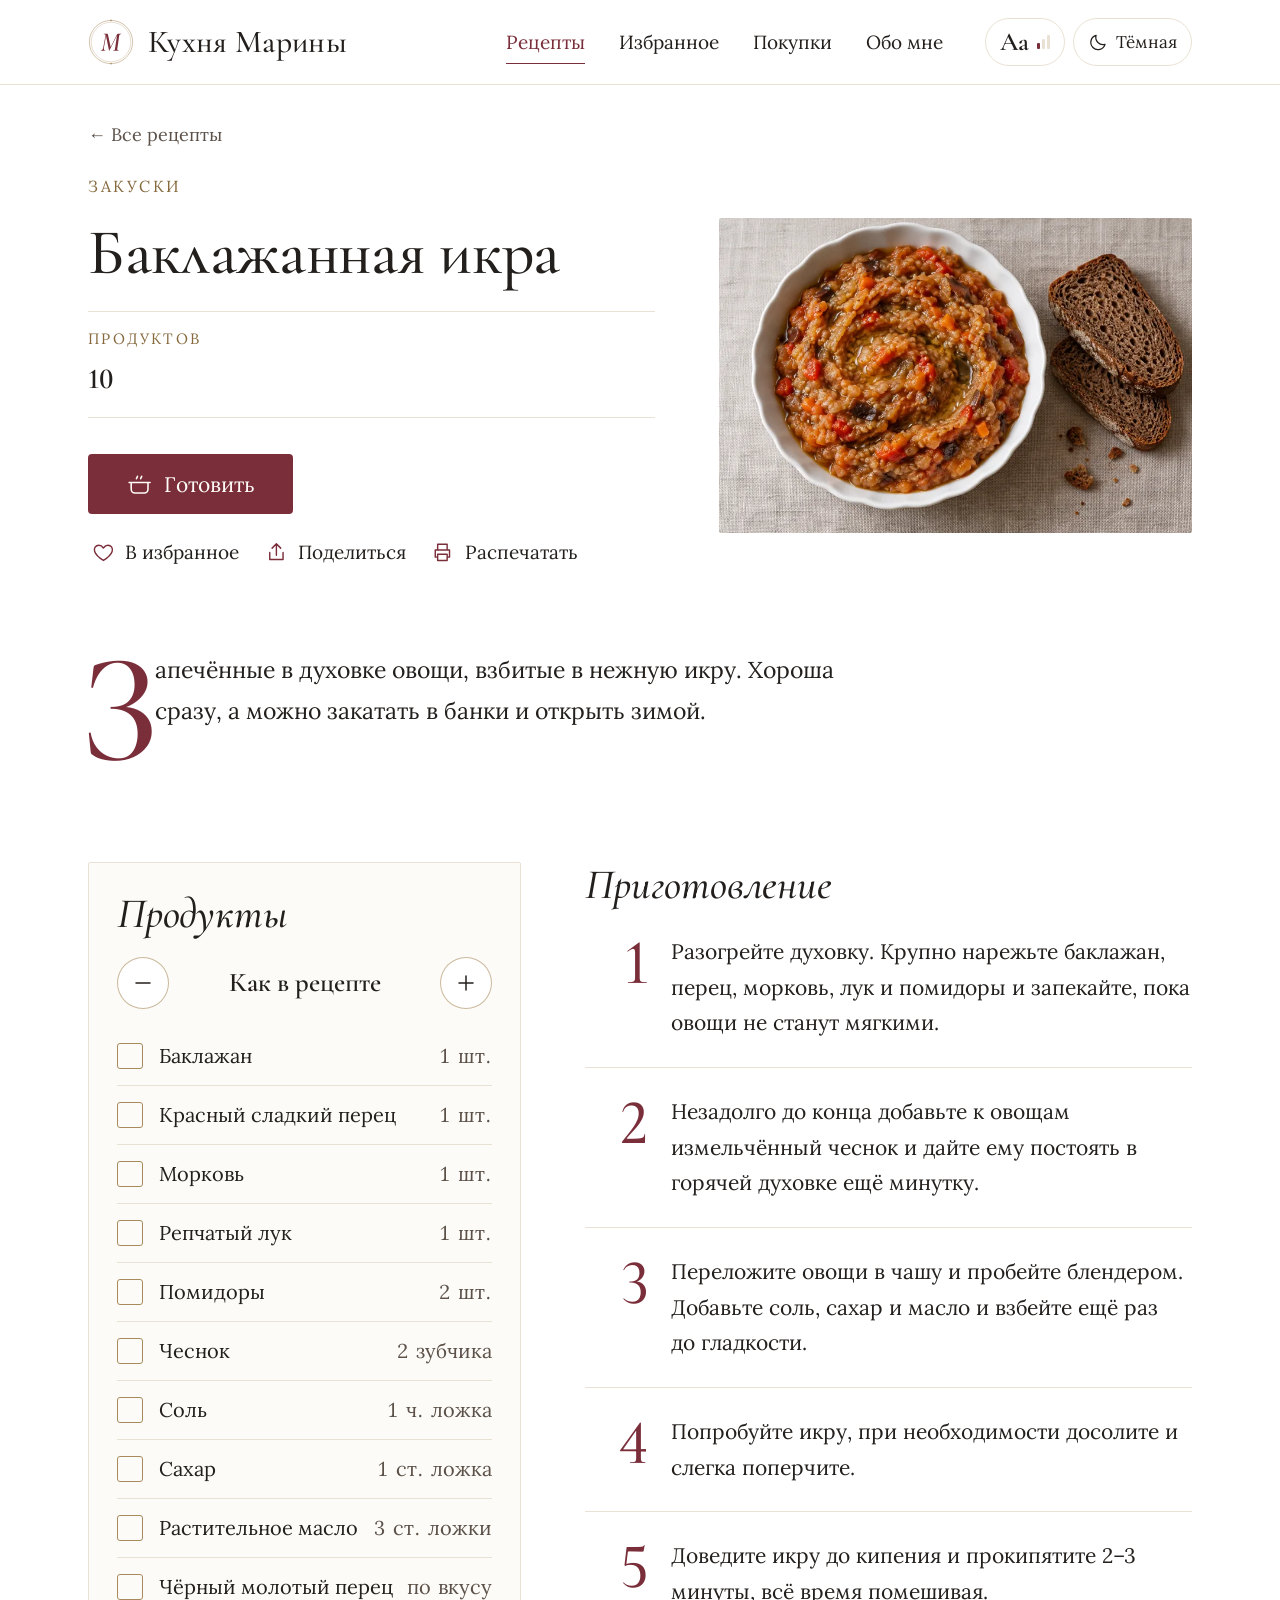
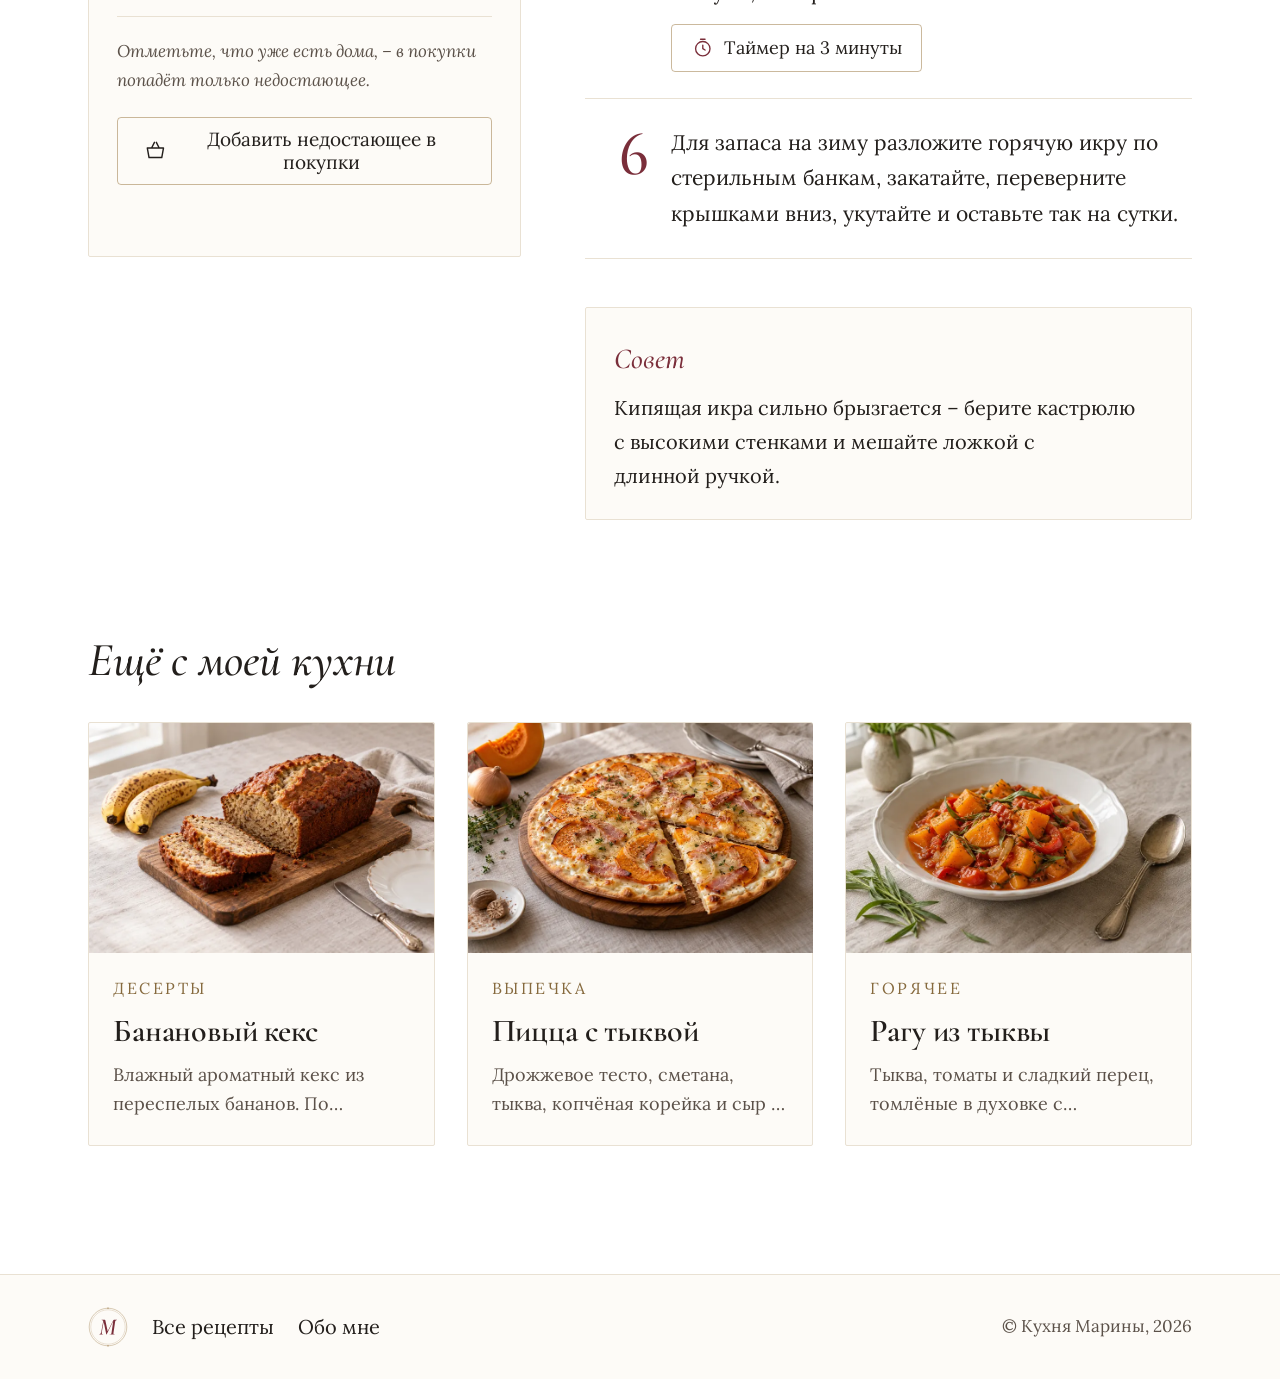
<file: recipes/ikra-baklazhannaya/index.html>
<!DOCTYPE html><html lang="ru"><head><meta charset="utf-8"><meta name="viewport" content="width=device-width, initial-scale=1, viewport-fit=cover"><title>Баклажанная икра – Кухня Марины</title><meta name="description" content="Запечённые в духовке овощи, взбитые в нежную икру. Хороша сразу, а можно закатать в банки и открыть зимой."><link rel="canonical" href="https://myst-ery.github.io/recipes/ikra-baklazhannaya/"><link rel="preload" as="image" type="image/webp" imagesrcset="/images/recipes/ikra-baklazhannaya-800.webp 800w, /images/recipes/ikra-baklazhannaya-1600.webp 1536w" imagesizes="(max-width: 859px) calc(100vw - 40px), 560px" fetchpriority="high"><link rel="icon" href="/favicon.svg" type="image/svg+xml"><link rel="apple-touch-icon" href="/apple-touch-icon.png"><link rel="manifest" href="/manifest.webmanifest"><meta name="theme-color" content="#ffffff" media="(prefers-color-scheme: light)"><meta name="theme-color" content="#1b1816" media="(prefers-color-scheme: dark)"><meta property="og:type" content="article"><meta property="og:site_name" content="Кухня Марины"><meta property="og:locale" content="ru_RU"><meta property="og:title" content="Баклажанная икра"><meta property="og:description" content="Запечённые в духовке овощи, взбитые в нежную икру. Хороша сразу, а можно закатать в банки и открыть зимой."><meta property="og:url" content="https://myst-ery.github.io/recipes/ikra-baklazhannaya/"><meta property="og:image" content="https://myst-ery.github.io/og/ikra-baklazhannaya.jpg"><meta property="og:image:width" content="1200"><meta property="og:image:height" content="630"><meta name="twitter:card" content="summary_large_image"><meta name="twitter:title" content="Баклажанная икра"><meta name="twitter:description" content="Запечённые в духовке овощи, взбитые в нежную икру. Хороша сразу, а можно закатать в банки и открыть зимой."><meta name="twitter:image" content="https://myst-ery.github.io/og/ikra-baklazhannaya.jpg"><script type="application/ld+json">{"@context":"https://schema.org","@type":"Recipe","name":"Баклажанная икра","description":"Запечённые в духовке овощи, взбитые в нежную икру. Хороша сразу, а можно закатать в банки и открыть зимой.","image":["https://myst-ery.github.io/images/recipes/ikra-baklazhannaya.jpg"],"url":"https://myst-ery.github.io/recipes/ikra-baklazhannaya/","author":{"@type":"Person","name":"Марина"},"datePublished":"2026-10-01","recipeCategory":"Закуски","recipeIngredient":["Баклажан – 1 шт.","Красный сладкий перец – 1 шт.","Морковь – 1 шт.","Репчатый лук – 1 шт.","Помидоры – 2 шт.","Чеснок – 2 зубчика","Соль – 1 ч. ложка","Сахар – 1 ст. ложка","Растительное масло – 3 ст. ложки","Чёрный молотый перец – по вкусу"],"recipeInstructions":[{"@type":"HowToStep","position":1,"text":"Разогрейте духовку. Крупно нарежьте баклажан, перец, морковь, лук и помидоры и запекайте, пока овощи не станут мягкими."},{"@type":"HowToStep","position":2,"text":"Незадолго до конца добавьте к овощам измельчённый чеснок и дайте ему постоять в горячей духовке ещё минутку."},{"@type":"HowToStep","position":3,"text":"Переложите овощи в чашу и пробейте блендером. Добавьте соль, сахар и масло и взбейте ещё раз до гладкости."},{"@type":"HowToStep","position":4,"text":"Попробуйте икру, при необходимости досолите и слегка поперчите."},{"@type":"HowToStep","position":5,"text":"Доведите икру до кипения и прокипятите 2–3 минуты, всё время помешивая."},{"@type":"HowToStep","position":6,"text":"Для запаса на зиму разложите горячую икру по стерильным банкам, закатайте, переверните крышками вниз, укутайте и оставьте так на сутки."}]}</script><script>
      (function () {
        var d = document.documentElement;
        function apply() {
          d.classList.add('js');
          try {
            var s = JSON.parse(localStorage.getItem('km:settings') || '{}');
            if (s.theme === 'light' || s.theme === 'dark') d.dataset.theme = s.theme;
            if (s.size === 'large' || s.size === 'xlarge') d.dataset.size = s.size;
          } catch (e) {}
        }
        apply();
        document.addEventListener('astro:after-swap', apply);
      })();
    </script><meta name="astro-view-transitions-enabled" content="true"><meta name="astro-view-transitions-fallback" content="animate"><script type="module" src="/_astro/ClientRouter.astro_astro_type_script_index_0_lang.ClSD9gNq.js"></script><link rel="stylesheet" href="/_astro/Base.C4GfyK1i.css"><script type="module" src="/_astro/page.CFYkGvk_.js"></script><style>[data-astro-transition-scope="astro-typyj2n2-1"] { view-transition-name: astro-typyj2n2-1; }@layer astro { ::view-transition-old(astro-typyj2n2-1) { animation: none; opacity: 0; mix-blend-mode: normal; }::view-transition-new(astro-typyj2n2-1) { animation: none; mix-blend-mode: normal; }::view-transition-group(astro-typyj2n2-1) { animation: none } }[data-astro-transition-fallback="old"] [data-astro-transition-scope="astro-typyj2n2-1"],
			[data-astro-transition-fallback="old"][data-astro-transition-scope="astro-typyj2n2-1"] { animation: none; mix-blend-mode: normal; }[data-astro-transition-fallback="new"] [data-astro-transition-scope="astro-typyj2n2-1"],
			[data-astro-transition-fallback="new"][data-astro-transition-scope="astro-typyj2n2-1"] { animation: none; mix-blend-mode: normal; }</style><style>[data-astro-transition-scope="astro-kxw5hcx6-2"] { view-transition-name: astro-kxw5hcx6-2; }@layer astro { ::view-transition-old(astro-kxw5hcx6-2) { animation: none; opacity: 0; mix-blend-mode: normal; }::view-transition-new(astro-kxw5hcx6-2) { animation: none; mix-blend-mode: normal; }::view-transition-group(astro-kxw5hcx6-2) { animation: none } }[data-astro-transition-fallback="old"] [data-astro-transition-scope="astro-kxw5hcx6-2"],
			[data-astro-transition-fallback="old"][data-astro-transition-scope="astro-kxw5hcx6-2"] { animation: none; mix-blend-mode: normal; }[data-astro-transition-fallback="new"] [data-astro-transition-scope="astro-kxw5hcx6-2"],
			[data-astro-transition-fallback="new"][data-astro-transition-scope="astro-kxw5hcx6-2"] { animation: none; mix-blend-mode: normal; }</style></head><body><a class="skip-link" href="#main">Перейти к содержанию</a><header data-astro-transition-scope="astro-typyj2n2-1" class="site-header"><div class="container header-row"><a class="brand" href="/" aria-label="Кухня Марины – на главную"><svg class="monogram" width="46" height="46" viewBox="0 0 100 100" aria-hidden="true"><circle cx="50" cy="50" r="47" fill="none" stroke="var(--gold)" stroke-width="1.1"></circle><circle cx="50" cy="50" r="43" fill="none" stroke="var(--gold)" stroke-width="0.6"></circle><path d="M50 0.8l2 2.2-2 2.2-2-2.2zM50 94.8l2 2.2-2 2.2-2-2.2z" fill="var(--gold)"></path><path d="M57 76L57 76Q56.8 76 56.8 75.5Q56.8 75 57 75L57 75Q59.4 75 60.6 74.6Q61.8 74.2 62.3 73Q62.9 71.8 63.2 69.5L63.2 69.5L68.9 31.3L46.6 75.4Q46.5 75.8 46 75.7Q45.6 75.7 45.5 75.4L45.5 75.4L36.6 33L30.6 66.2Q29.8 70.5 30.8 72.8Q31.8 75 34.6 75L34.6 75Q34.9 75 34.9 75.5Q34.9 76 34.6 76L34.6 76Q33.2 76 31.6 75.9Q29.9 75.8 27.8 75.8L27.8 75.8Q26 75.8 24.4 75.9Q22.7 76 21.2 76L21.2 76Q21 76 21 75.5Q21 75 21.2 75L21.2 75Q23.9 75 25.8 72.8Q27.8 70.6 28.6 66.3L28.6 66.3L35.4 29.6Q35.1 29.2 34.9 28.9L34.9 28.9Q33.7 27.7 32.4 27.3Q31 27 29.8 27L29.8 27Q29.7 27 29.7 26.5Q29.7 26 29.8 26L29.8 26Q30.9 26 32.1 26.1Q33.4 26.2 34.7 26.2L34.7 26.2Q36.6 26.2 38.1 26.1Q39.6 26 40.4 26L40.4 26Q41.3 26 41.8 26.8Q42.2 27.6 42.8 30.2L42.8 30.2L50.2 65L68.8 28Q69.8 26 71.6 26L71.6 26Q72.2 26 73.6 26.1Q75 26.2 76.2 26.2L76.2 26.2Q77.9 26.2 79.1 26.1Q80.2 26 81.4 26L81.4 26Q81.6 26 81.6 26.5Q81.6 27 81.4 27L81.4 27Q78.8 27 77.4 28Q75.9 29 75.4 32.3L75.4 32.3L69.9 69.5Q69.4 73 70.2 74Q71 75 74.2 75L74.2 75Q74.5 75 74.5 75.5Q74.5 76 74.2 76L74.2 76Q72.6 76 70.4 75.9Q68.2 75.8 65.6 75.8L65.6 75.8Q63.1 75.8 61 75.9Q58.8 76 57 76Z" fill="var(--accent)" transform="translate(50 50.5) scale(0.74) translate(-51.3 -51)"></path></svg><span class="brand-name">Кухня Марины</span></a><nav class="main-nav" aria-label="Разделы сайта"><a href="/recipes/" class="nav-link active" aria-current="page">Рецепты</a><a href="/favorites/" class="nav-link">Избранное</a><a href="/shopping/" class="nav-link">Покупки</a><a href="/about/" class="nav-link">Обо мне</a></nav><div class="header-tools"><button class="tool-btn" type="button" data-action="font-size" aria-label="Аа – размер шрифта: обычный" title="Размер шрифта"><span class="tool-aa" aria-hidden="true">Аа</span><span class="size-steps" aria-hidden="true"><i></i><i></i><i></i></span></button><button class="tool-btn" type="button" data-action="theme" aria-label="Тёмная тема" title="Светлая или тёмная тема"><svg class="icon theme-moon" viewBox="0 0 24 24" aria-hidden="true" focusable="false"><path d="M20 14.5A8.5 8.5 0 0 1 9.5 4 8.5 8.5 0 1 0 20 14.5z" fill="none" stroke="currentColor" stroke-width="1.5" stroke-linecap="round" stroke-linejoin="round"></path></svg><svg class="icon theme-sun" viewBox="0 0 24 24" aria-hidden="true" focusable="false"><path d="M12 16.5a4.5 4.5 0 1 0 0-9 4.5 4.5 0 0 0 0 9zM12 2v2M12 20v2M2 12h2M20 12h2M4.9 4.9l1.4 1.4M17.7 17.7l1.4 1.4M4.9 19.1l1.4-1.4M17.7 6.3l1.4-1.4" fill="none" stroke="currentColor" stroke-width="1.5" stroke-linecap="round" stroke-linejoin="round"></path></svg><span class="tool-label theme-label-dark">Тёмная</span><span class="tool-label theme-label-light">Светлая</span></button></div></div></header><nav data-astro-transition-scope="astro-kxw5hcx6-2" class="bottom-nav" aria-label="Быстрые разделы"><a href="/" class="bottom-link"><svg class="icon" viewBox="0 0 24 24" aria-hidden="true" focusable="false"><path d="M3.5 11 12 4l8.5 7M6 9.5V20h12V9.5" fill="none" stroke="currentColor" stroke-width="1.5" stroke-linecap="round" stroke-linejoin="round"></path></svg><span>Главная</span></a><a href="/recipes/" class="bottom-link active" aria-current="page"><svg class="icon" viewBox="0 0 24 24" aria-hidden="true" focusable="false"><path d="M4 5.5C6.5 4 9.5 4 12 5.5 14.5 4 17.5 4 20 5.5V19c-2.5-1.5-5.5-1.5-8 0-2.5-1.5-5.5-1.5-8 0zM12 5.5V19" fill="none" stroke="currentColor" stroke-width="1.5" stroke-linecap="round" stroke-linejoin="round"></path></svg><span>Рецепты</span></a><a href="/favorites/" class="bottom-link"><svg class="icon" viewBox="0 0 24 24" aria-hidden="true" focusable="false"><path d="M12 20.5s-7.5-4.6-9.2-9.4C1.6 7.6 3.9 4.5 7.2 4.5c2 0 3.5 1.1 4.8 2.9 1.3-1.8 2.8-2.9 4.8-2.9 3.3 0 5.6 3.1 4.4 6.6-1.7 4.8-9.2 9.4-9.2 9.4z" fill="none" stroke="currentColor" stroke-width="1.5" stroke-linecap="round" stroke-linejoin="round"></path></svg><span>Избранное</span></a><a href="/shopping/" class="bottom-link"><svg class="icon" viewBox="0 0 24 24" aria-hidden="true" focusable="false"><path d="M9 6.5h11M9 12h11M9 17.5h11M4.5 6.5h.01M4.5 12h.01M4.5 17.5h.01" fill="none" stroke="currentColor" stroke-width="1.5" stroke-linecap="round" stroke-linejoin="round"></path></svg><span>Покупки</span></a></nav><main id="main"><article class="container recipe-page"><div class="print-only print-head" aria-hidden="true"><svg class="monogram" width="44" height="44" viewBox="0 0 100 100" aria-hidden="true"><circle cx="50" cy="50" r="47" fill="none" stroke="var(--gold)" stroke-width="1.1"></circle><circle cx="50" cy="50" r="43" fill="none" stroke="var(--gold)" stroke-width="0.6"></circle><path d="M50 0.8l2 2.2-2 2.2-2-2.2zM50 94.8l2 2.2-2 2.2-2-2.2z" fill="var(--gold)"></path><path d="M57 76L57 76Q56.8 76 56.8 75.5Q56.8 75 57 75L57 75Q59.4 75 60.6 74.6Q61.8 74.2 62.3 73Q62.9 71.8 63.2 69.5L63.2 69.5L68.9 31.3L46.6 75.4Q46.5 75.8 46 75.7Q45.6 75.7 45.5 75.4L45.5 75.4L36.6 33L30.6 66.2Q29.8 70.5 30.8 72.8Q31.8 75 34.6 75L34.6 75Q34.9 75 34.9 75.5Q34.9 76 34.6 76L34.6 76Q33.2 76 31.6 75.9Q29.9 75.8 27.8 75.8L27.8 75.8Q26 75.8 24.4 75.9Q22.7 76 21.2 76L21.2 76Q21 76 21 75.5Q21 75 21.2 75L21.2 75Q23.9 75 25.8 72.8Q27.8 70.6 28.6 66.3L28.6 66.3L35.4 29.6Q35.1 29.2 34.9 28.9L34.9 28.9Q33.7 27.7 32.4 27.3Q31 27 29.8 27L29.8 27Q29.7 27 29.7 26.5Q29.7 26 29.8 26L29.8 26Q30.9 26 32.1 26.1Q33.4 26.2 34.7 26.2L34.7 26.2Q36.6 26.2 38.1 26.1Q39.6 26 40.4 26L40.4 26Q41.3 26 41.8 26.8Q42.2 27.6 42.8 30.2L42.8 30.2L50.2 65L68.8 28Q69.8 26 71.6 26L71.6 26Q72.2 26 73.6 26.1Q75 26.2 76.2 26.2L76.2 26.2Q77.9 26.2 79.1 26.1Q80.2 26 81.4 26L81.4 26Q81.6 26 81.6 26.5Q81.6 27 81.4 27L81.4 27Q78.8 27 77.4 28Q75.9 29 75.4 32.3L75.4 32.3L69.9 69.5Q69.4 73 70.2 74Q71 75 74.2 75L74.2 75Q74.5 75 74.5 75.5Q74.5 76 74.2 76L74.2 76Q72.6 76 70.4 75.9Q68.2 75.8 65.6 75.8L65.6 75.8Q63.1 75.8 61 75.9Q58.8 76 57 76Z" fill="var(--accent)" transform="translate(50 50.5) scale(0.74) translate(-51.3 -51)"></path></svg><span>Кухня Марины</span></div><img class="print-only print-photo" data-print-src="/images/recipes/ikra-baklazhannaya.jpg" alt="" width="1200" height="800"><a class="back" href="/recipes/">← Все рецепты</a><header class="recipe-hero"><div class="recipe-intro"><p class="kicker">Закуски</p><h1 style="view-transition-name:title-ikra-baklazhannaya">Баклажанная икра</h1><dl class="facts"><div class="fact"><dt>Продуктов</dt><dd>10</dd></div></dl><style>astro-island,astro-slot,astro-static-slot{display:contents}</style><script>(function(){let e=(e,t)=>{let n=async()=>{await(await e())()},r=typeof t.value==`object`?t.value:void 0,i={timeout:r==null?void 0:r.timeout};`requestIdleCallback`in window?window.requestIdleCallback(n,i):setTimeout(n,i.timeout||200)};(self.Astro||(self.Astro={})).idle=e,window.dispatchEvent(new Event(`astro:idle`))})();</script><script>(function(){function e(t){"@babel/helpers - typeof";return e=typeof Symbol==`function`&&typeof Symbol.iterator==`symbol`?function(e){return typeof e}:function(e){return e&&typeof Symbol==`function`&&e.constructor===Symbol&&e!==Symbol.prototype?`symbol`:typeof e},e(t)}function t(t,n){if(e(t)!=`object`||!t)return t;var r=t[Symbol.toPrimitive];if(r!==void 0){var i=r.call(t,n||`default`);if(e(i)!=`object`)return i;throw TypeError(`@@toPrimitive must return a primitive value.`)}return(n===`string`?String:Number)(t)}function n(n){var r=t(n,`string`);return e(r)==`symbol`?r:r+``}function r(e,t,r){return(t=n(t))in e?Object.defineProperty(e,t,{value:r,enumerable:!0,configurable:!0,writable:!0}):e[t]=r,e}let i=/* @__PURE__ */ new Set([`__proto__`,`constructor`,`prototype`]);{let e={0:e=>a(e),1:e=>n(e),2:e=>new RegExp(e),3:e=>new Date(e),4:e=>new Map(n(e)),5:e=>new Set(n(e)),6:e=>BigInt(e),7:e=>new URL(e),8:e=>new Uint8Array(e),9:e=>new Uint16Array(e),10:e=>new Uint32Array(e),11:e=>1/0*e},t=t=>{let[n,r]=t;return n in e?e[n](r):void 0},n=e=>e.map(t),a=e=>typeof e!=`object`||!e?e:Object.fromEntries(Object.entries(e).map(([e,n])=>[e,t(n)]));class o extends HTMLElement{constructor(...e){super(...e),r(this,`Component`,void 0),r(this,`hydrator`,void 0),r(this,`hydrate`,async()=>{var e;if(!this.hydrator||!this.isConnected)return;let t=(e=this.parentElement)==null?void 0:e.closest(`astro-island[ssr]`);if(t){t.addEventListener(`astro:hydrate`,this.hydrate,{once:!0});return}let n=this.querySelectorAll(`astro-slot`),r={},i=this.querySelectorAll(`template[data-astro-template]`);for(let e of i){let t=e.closest(this.tagName);t!=null&&t.isSameNode(this)&&(r[e.getAttribute(`data-astro-template`)||`default`]=e.innerHTML,e.remove())}for(let e of n){let t=e.closest(this.tagName);t!=null&&t.isSameNode(this)&&(r[e.getAttribute(`name`)||`default`]=e.innerHTML)}let o;try{o=this.hasAttribute(`props`)?a(JSON.parse(this.getAttribute(`props`))):{}}catch(e){let t=this.getAttribute(`component-url`)||`<unknown>`,n=this.getAttribute(`component-export`);throw n&&(t+=` (export ${n})`),console.error(`[hydrate] Error parsing props for component ${t}`,this.getAttribute(`props`),e),e}await this.hydrator(this)(this.Component,o,r,{client:this.getAttribute(`client`)}),this.removeAttribute(`ssr`),this.dispatchEvent(new CustomEvent(`astro:hydrate`))}),r(this,`unmount`,()=>{this.isConnected||this.dispatchEvent(new CustomEvent(`astro:unmount`))})}disconnectedCallback(){document.removeEventListener(`astro:after-swap`,this.unmount),document.addEventListener(`astro:after-swap`,this.unmount,{once:!0})}connectedCallback(){if(!this.hasAttribute(`await-children`)||document.readyState===`interactive`||document.readyState===`complete`)this.childrenConnectedCallback();else{let e=()=>{document.removeEventListener(`DOMContentLoaded`,e),t.disconnect(),this.childrenConnectedCallback()},t=new MutationObserver(()=>{var t;((t=this.lastChild)==null?void 0:t.nodeType)===Node.COMMENT_NODE&&this.lastChild.nodeValue===`astro:end`&&(this.lastChild.remove(),e())});t.observe(this,{childList:!0}),document.addEventListener(`DOMContentLoaded`,e)}}async childrenConnectedCallback(){let e=this.getAttribute(`before-hydration-url`);e&&await import(e),this.start()}getRetryImportUrl(e){let t=new URL(e,document.baseURI);return t.searchParams.set(`astro-retry`,Date.now().toString()),t.toString()}async importWithRetry(e){try{return await import(e)}catch(t){return await new Promise(e=>setTimeout(e,1e3)),import(this.getRetryImportUrl(e))}}handleHydrationError(e){let t=this.getAttribute(`component-url`),n=new CustomEvent(`astro:hydration-error`,{cancelable:!0,bubbles:!0,composed:!0,detail:{error:e,componentUrl:t}});this.dispatchEvent(n)&&console.error(`[astro-island] Error hydrating ${t}`,e)}async start(){let e=JSON.parse(this.getAttribute(`opts`)),t=this.getAttribute(`client`);if(Astro[t]===void 0){window.addEventListener(`astro:${t}`,()=>this.start(),{once:!0});return}try{await Astro[t](async()=>{let e=this.getAttribute(`renderer-url`);try{let[t,{default:n}]=await Promise.all([this.importWithRetry(this.getAttribute(`component-url`)),e?this.importWithRetry(e):Promise.resolve({default:()=>()=>{}})]),r=this.getAttribute(`component-export`)||`default`;if(r.includes(`.`)){this.Component=t;for(let e of r.split(`.`)){if(i.has(e)||!this.Component||typeof this.Component!=`object`&&typeof this.Component!=`function`||!Object.hasOwn(this.Component,e))throw Error(`Invalid component export path: ${r}`);this.Component=this.Component[e]}}else{if(i.has(r))throw Error(`Invalid component export path: ${r}`);this.Component=t[r]}return this.hydrator=n,this.hydrate}catch(e){return this.handleHydrationError(e),()=>{}}},e,this)}catch(e){this.handleHydrationError(e)}}attributeChangedCallback(){this.hydrate()}}r(o,`observedAttributes`,[`props`]),customElements.get(`astro-island`)||customElements.define(`astro-island`,o)}})();</script><astro-island uid="1Xt840" prefix="r6" component-url="/_astro/RecipeActions.DEMdkxj8.js" component-export="default" renderer-url="/_astro/client.DhnMnjx5.js" props="{&quot;slug&quot;:[0,&quot;ikra-baklazhannaya&quot;],&quot;title&quot;:[0,&quot;Баклажанная икра&quot;],&quot;canCook&quot;:[0,true]}" ssr client="idle" opts="{&quot;name&quot;:&quot;RecipeActions&quot;,&quot;value&quot;:true}" await-children><div class="recipe-actions"><button type="button" class="btn btn-primary btn-lg btn-cook"><svg class="icon " viewBox="0 0 24 24" aria-hidden="true" focusable="false"><path d="M4 10h16v6.5a3.5 3.5 0 0 1-3.5 3.5h-9A3.5 3.5 0 0 1 4 16.5zM2 10h2M20 10h2M9 6.5c0-1 1-1.5 1-2.5M13 6.5c0-1 1-1.5 1-2.5" fill="none" stroke="currentColor" stroke-width="1.5" stroke-linecap="round" stroke-linejoin="round"></path></svg>Готовить</button><div class="quiet-actions"><button type="button" class="btn btn-quiet fav-btn" aria-pressed="false"><span style="display:inline-flex"><svg class="icon " viewBox="0 0 24 24" aria-hidden="true" focusable="false"><path d="M12 20.5s-7.5-4.6-9.2-9.4C1.6 7.6 3.9 4.5 7.2 4.5c2 0 3.5 1.1 4.8 2.9 1.3-1.8 2.8-2.9 4.8-2.9 3.3 0 5.6 3.1 4.4 6.6-1.7 4.8-9.2 9.4-9.2 9.4z" fill="none" stroke="currentColor" stroke-width="1.5" stroke-linecap="round" stroke-linejoin="round"></path></svg></span>В избранное</button><button type="button" class="btn btn-quiet" aria-expanded="false" aria-controls="share-panel"><svg class="icon " viewBox="0 0 24 24" aria-hidden="true" focusable="false"><path d="M12 3v12M7.5 7.5 12 3l4.5 4.5M5 12v7.5h14V12" fill="none" stroke="currentColor" stroke-width="1.5" stroke-linecap="round" stroke-linejoin="round"></path></svg>Поделиться</button><button type="button" class="btn btn-quiet"><svg class="icon " viewBox="0 0 24 24" aria-hidden="true" focusable="false"><path d="M7 8.5V3.5h10v5M7 17H4.5v-7.5h15V17H17M7 14h10v6.5H7z" fill="none" stroke="currentColor" stroke-width="1.5" stroke-linecap="round" stroke-linejoin="round"></path></svg>Распечатать</button></div></div><div id="share-panel" class="share-panel" hidden=""><p>Отправьте рецепт друзьям:</p><div class="share-links"><a class="btn btn-outline" href="https://connect.ok.ru/offer?url=&amp;title=%D0%A0%D0%B5%D1%86%D0%B5%D0%BF%D1%82%20%C2%AB%D0%91%D0%B0%D0%BA%D0%BB%D0%B0%D0%B6%D0%B0%D0%BD%D0%BD%D0%B0%D1%8F%20%D0%B8%D0%BA%D1%80%D0%B0%C2%BB" target="_blank" rel="noopener noreferrer">Одноклассники</a><a class="btn btn-outline" href="https://vk.com/share.php?url=&amp;title=%D0%A0%D0%B5%D1%86%D0%B5%D0%BF%D1%82%20%C2%AB%D0%91%D0%B0%D0%BA%D0%BB%D0%B0%D0%B6%D0%B0%D0%BD%D0%BD%D0%B0%D1%8F%20%D0%B8%D0%BA%D1%80%D0%B0%C2%BB" target="_blank" rel="noopener noreferrer">ВКонтакте</a><a class="btn btn-outline" href="https://t.me/share/url?url=&amp;text=%D0%A0%D0%B5%D1%86%D0%B5%D0%BF%D1%82%20%C2%AB%D0%91%D0%B0%D0%BA%D0%BB%D0%B0%D0%B6%D0%B0%D0%BD%D0%BD%D0%B0%D1%8F%20%D0%B8%D0%BA%D1%80%D0%B0%C2%BB" target="_blank" rel="noopener noreferrer">Telegram</a><button type="button" class="btn btn-outline"><svg class="icon " viewBox="0 0 24 24" aria-hidden="true" focusable="false"><path d="M9 9h11v11H9zM5 15H4V4h11v1" fill="none" stroke="currentColor" stroke-width="1.5" stroke-linecap="round" stroke-linejoin="round"></path></svg>Скопировать ссылку</button></div><p aria-live="polite" style="margin:0"></p></div><!--astro:end--></astro-island></div><div class="cover-wrap"><div class="cover cover-large cat-snack" style="view-transition-name:cover-ikra-baklazhannaya"><picture><source type="image/webp" srcSet="/images/recipes/ikra-baklazhannaya-800.webp 800w, /images/recipes/ikra-baklazhannaya-1600.webp 1536w" sizes="(max-width: 859px) calc(100vw - 40px), 560px"/><img src="/images/recipes/ikra-baklazhannaya.jpg" alt="Баклажанная икра" width="1200" height="800" loading="eager" decoding="sync" fetchPriority="high" class="cover-img"/></picture></div></div></header><div class="narrow lede-wrap"><p class="lede">Запечённые в духовке овощи, взбитые в нежную икру. Хороша сразу, а можно закатать в банки и открыть зимой.</p></div><astro-island uid="Z171SMW" prefix="r8" component-url="/_astro/RecipeBody.DSc274Yz.js" component-export="default" renderer-url="/_astro/client.DhnMnjx5.js" props="{&quot;slug&quot;:[0,&quot;ikra-baklazhannaya&quot;],&quot;title&quot;:[0,&quot;Баклажанная икра&quot;],&quot;servings&quot;:[0,null],&quot;ingredients&quot;:[1,[[0,{&quot;kind&quot;:[0,&quot;item&quot;],&quot;name&quot;:[0,&quot;Баклажан&quot;],&quot;amount&quot;:[0,&quot;1 шт.&quot;]}],[0,{&quot;kind&quot;:[0,&quot;item&quot;],&quot;name&quot;:[0,&quot;Красный сладкий перец&quot;],&quot;amount&quot;:[0,&quot;1 шт.&quot;]}],[0,{&quot;kind&quot;:[0,&quot;item&quot;],&quot;name&quot;:[0,&quot;Морковь&quot;],&quot;amount&quot;:[0,&quot;1 шт.&quot;]}],[0,{&quot;kind&quot;:[0,&quot;item&quot;],&quot;name&quot;:[0,&quot;Репчатый лук&quot;],&quot;amount&quot;:[0,&quot;1 шт.&quot;]}],[0,{&quot;kind&quot;:[0,&quot;item&quot;],&quot;name&quot;:[0,&quot;Помидоры&quot;],&quot;amount&quot;:[0,&quot;2 шт.&quot;]}],[0,{&quot;kind&quot;:[0,&quot;item&quot;],&quot;name&quot;:[0,&quot;Чеснок&quot;],&quot;amount&quot;:[0,&quot;2 зубчика&quot;]}],[0,{&quot;kind&quot;:[0,&quot;item&quot;],&quot;name&quot;:[0,&quot;Соль&quot;],&quot;amount&quot;:[0,&quot;1 ч. ложка&quot;]}],[0,{&quot;kind&quot;:[0,&quot;item&quot;],&quot;name&quot;:[0,&quot;Сахар&quot;],&quot;amount&quot;:[0,&quot;1 ст. ложка&quot;]}],[0,{&quot;kind&quot;:[0,&quot;item&quot;],&quot;name&quot;:[0,&quot;Растительное масло&quot;],&quot;amount&quot;:[0,&quot;3 ст. ложки&quot;]}],[0,{&quot;kind&quot;:[0,&quot;item&quot;],&quot;name&quot;:[0,&quot;Чёрный молотый перец&quot;],&quot;amount&quot;:[0,&quot;по вкусу&quot;]}]]],&quot;steps&quot;:[1,[[0,{&quot;text&quot;:[0,&quot;Разогрейте духовку. Крупно нарежьте баклажан, перец, морковь, лук и помидоры и запекайте, пока овощи не станут мягкими.&quot;],&quot;photo&quot;:[0,null]}],[0,{&quot;text&quot;:[0,&quot;Незадолго до конца добавьте к овощам измельчённый чеснок и дайте ему постоять в горячей духовке ещё минутку.&quot;],&quot;photo&quot;:[0,null]}],[0,{&quot;text&quot;:[0,&quot;Переложите овощи в чашу и пробейте блендером. Добавьте соль, сахар и масло и взбейте ещё раз до гладкости.&quot;],&quot;photo&quot;:[0,null]}],[0,{&quot;text&quot;:[0,&quot;Попробуйте икру, при необходимости досолите и слегка поперчите.&quot;],&quot;photo&quot;:[0,null]}],[0,{&quot;text&quot;:[0,&quot;Доведите икру до кипения и прокипятите 2–3 минуты, всё время помешивая.&quot;],&quot;photo&quot;:[0,null]}],[0,{&quot;text&quot;:[0,&quot;Для запаса на зиму разложите горячую икру по стерильным банкам, закатайте, переверните крышками вниз, укутайте и оставьте так на сутки.&quot;],&quot;photo&quot;:[0,null]}]]],&quot;tip&quot;:[0,&quot;Кипящая икра сильно брызгается – берите кастрюлю с высокими стенками и мешайте ложкой с длинной ручкой.&quot;]}" ssr client="idle" opts="{&quot;name&quot;:&quot;RecipeBody&quot;,&quot;value&quot;:true}" await-children><div class="recipe-body"><aside class="ingredients" aria-labelledby="ingredients-title"><h2 id="ingredients-title">Продукты</h2><div class="scaler"><button type="button" class="round-btn" aria-label="Меньше порций"><svg class="icon " viewBox="0 0 24 24" aria-hidden="true" focusable="false"><path d="M5 12h14" fill="none" stroke="currentColor" stroke-width="1.5" stroke-linecap="round" stroke-linejoin="round"></path></svg></button><output aria-live="polite">Как в рецепте</output><button type="button" class="round-btn" aria-label="Больше порций"><svg class="icon " viewBox="0 0 24 24" aria-hidden="true" focusable="false"><path d="M12 5v14M5 12h14" fill="none" stroke="currentColor" stroke-width="1.5" stroke-linecap="round" stroke-linejoin="round"></path></svg></button></div><ul class="ing-list"><li class="ing-item"><label><input type="checkbox"/><span class="check" aria-hidden="true"><svg class="icon " viewBox="0 0 24 24" aria-hidden="true" focusable="false"><path d="M5 12.5l4.5 4.5L19 7.5" fill="none" stroke="currentColor" stroke-width="1.5" stroke-linecap="round" stroke-linejoin="round"></path></svg></span><span class="ing-name">Баклажан</span><span class="ing-amount">1 шт.</span></label></li><li class="ing-item"><label><input type="checkbox"/><span class="check" aria-hidden="true"><svg class="icon " viewBox="0 0 24 24" aria-hidden="true" focusable="false"><path d="M5 12.5l4.5 4.5L19 7.5" fill="none" stroke="currentColor" stroke-width="1.5" stroke-linecap="round" stroke-linejoin="round"></path></svg></span><span class="ing-name">Красный сладкий перец</span><span class="ing-amount">1 шт.</span></label></li><li class="ing-item"><label><input type="checkbox"/><span class="check" aria-hidden="true"><svg class="icon " viewBox="0 0 24 24" aria-hidden="true" focusable="false"><path d="M5 12.5l4.5 4.5L19 7.5" fill="none" stroke="currentColor" stroke-width="1.5" stroke-linecap="round" stroke-linejoin="round"></path></svg></span><span class="ing-name">Морковь</span><span class="ing-amount">1 шт.</span></label></li><li class="ing-item"><label><input type="checkbox"/><span class="check" aria-hidden="true"><svg class="icon " viewBox="0 0 24 24" aria-hidden="true" focusable="false"><path d="M5 12.5l4.5 4.5L19 7.5" fill="none" stroke="currentColor" stroke-width="1.5" stroke-linecap="round" stroke-linejoin="round"></path></svg></span><span class="ing-name">Репчатый лук</span><span class="ing-amount">1 шт.</span></label></li><li class="ing-item"><label><input type="checkbox"/><span class="check" aria-hidden="true"><svg class="icon " viewBox="0 0 24 24" aria-hidden="true" focusable="false"><path d="M5 12.5l4.5 4.5L19 7.5" fill="none" stroke="currentColor" stroke-width="1.5" stroke-linecap="round" stroke-linejoin="round"></path></svg></span><span class="ing-name">Помидоры</span><span class="ing-amount">2 шт.</span></label></li><li class="ing-item"><label><input type="checkbox"/><span class="check" aria-hidden="true"><svg class="icon " viewBox="0 0 24 24" aria-hidden="true" focusable="false"><path d="M5 12.5l4.5 4.5L19 7.5" fill="none" stroke="currentColor" stroke-width="1.5" stroke-linecap="round" stroke-linejoin="round"></path></svg></span><span class="ing-name">Чеснок</span><span class="ing-amount">2 зубчика</span></label></li><li class="ing-item"><label><input type="checkbox"/><span class="check" aria-hidden="true"><svg class="icon " viewBox="0 0 24 24" aria-hidden="true" focusable="false"><path d="M5 12.5l4.5 4.5L19 7.5" fill="none" stroke="currentColor" stroke-width="1.5" stroke-linecap="round" stroke-linejoin="round"></path></svg></span><span class="ing-name">Соль</span><span class="ing-amount">1 ч. ложка</span></label></li><li class="ing-item"><label><input type="checkbox"/><span class="check" aria-hidden="true"><svg class="icon " viewBox="0 0 24 24" aria-hidden="true" focusable="false"><path d="M5 12.5l4.5 4.5L19 7.5" fill="none" stroke="currentColor" stroke-width="1.5" stroke-linecap="round" stroke-linejoin="round"></path></svg></span><span class="ing-name">Сахар</span><span class="ing-amount">1 ст. ложка</span></label></li><li class="ing-item"><label><input type="checkbox"/><span class="check" aria-hidden="true"><svg class="icon " viewBox="0 0 24 24" aria-hidden="true" focusable="false"><path d="M5 12.5l4.5 4.5L19 7.5" fill="none" stroke="currentColor" stroke-width="1.5" stroke-linecap="round" stroke-linejoin="round"></path></svg></span><span class="ing-name">Растительное масло</span><span class="ing-amount">3 ст. ложки</span></label></li><li class="ing-item"><label><input type="checkbox"/><span class="check" aria-hidden="true"><svg class="icon " viewBox="0 0 24 24" aria-hidden="true" focusable="false"><path d="M5 12.5l4.5 4.5L19 7.5" fill="none" stroke="currentColor" stroke-width="1.5" stroke-linecap="round" stroke-linejoin="round"></path></svg></span><span class="ing-name">Чёрный молотый перец</span><span class="ing-amount">по вкусу</span></label></li></ul><p class="hint">Отметьте, что уже есть дома, – в покупки попадёт только недостающее.</p><button type="button" class="btn btn-outline shop-btn"><svg class="icon " viewBox="0 0 24 24" aria-hidden="true" focusable="false"><path d="M3.5 9.5h17l-1.8 10H5.3zM8 9.5l3-6M16 9.5l-3-6" fill="none" stroke="currentColor" stroke-width="1.5" stroke-linecap="round" stroke-linejoin="round"></path></svg>Добавить недостающее в покупки</button><p class="shop-status" aria-live="polite"></p></aside><section class="method" aria-labelledby="method-title"><h2 id="method-title">Приготовление</h2><ol class="steps"><li class="step"><span class="step-num" aria-hidden="true">1</span><div><p><span class="visually-hidden">Шаг <!-- -->1<!-- -->. </span>Разогрейте духовку. Крупно нарежьте баклажан, перец, морковь, лук и помидоры и запекайте, пока овощи не станут мягкими.</p></div></li><li class="step"><span class="step-num" aria-hidden="true">2</span><div><p><span class="visually-hidden">Шаг <!-- -->2<!-- -->. </span>Незадолго до конца добавьте к овощам измельчённый чеснок и дайте ему постоять в горячей духовке ещё минутку.</p></div></li><li class="step"><span class="step-num" aria-hidden="true">3</span><div><p><span class="visually-hidden">Шаг <!-- -->3<!-- -->. </span>Переложите овощи в чашу и пробейте блендером. Добавьте соль, сахар и масло и взбейте ещё раз до гладкости.</p></div></li><li class="step"><span class="step-num" aria-hidden="true">4</span><div><p><span class="visually-hidden">Шаг <!-- -->4<!-- -->. </span>Попробуйте икру, при необходимости досолите и слегка поперчите.</p></div></li><li class="step"><span class="step-num" aria-hidden="true">5</span><div><p><span class="visually-hidden">Шаг <!-- -->5<!-- -->. </span>Доведите икру до кипения и прокипятите 2–3 минуты, всё время помешивая.</p><div class="step-tools"><button type="button" class="btn btn-outline timer-btn"><svg class="icon " viewBox="0 0 24 24" aria-hidden="true" focusable="false"><path d="M12 21a8 8 0 1 0 0-16 8 8 0 0 0 0 16zM12 9v4l2.5 1.5M9.5 2.5h5" fill="none" stroke="currentColor" stroke-width="1.5" stroke-linecap="round" stroke-linejoin="round"></path></svg>Таймер на <!-- -->3 минуты</button></div></div></li><li class="step"><span class="step-num" aria-hidden="true">6</span><div><p><span class="visually-hidden">Шаг <!-- -->6<!-- -->. </span>Для запаса на зиму разложите горячую икру по стерильным банкам, закатайте, переверните крышками вниз, укутайте и оставьте так на сутки.</p></div></li></ol><aside class="tip"><p class="tip-title">Совет</p><p>Кипящая икра сильно брызгается – берите кастрюлю с высокими стенками и мешайте ложкой с длинной ручкой.</p></aside></section></div><!--astro:end--></astro-island><section class="print-only print-notes" aria-hidden="true"><h2>Мои заметки</h2><div></div><div></div><div></div><div></div><div></div></section><p class="print-only print-foot">Кухня Марины · myst-ery.github.io/recipes/ikra-baklazhannaya/</p><section class="section more"><div class="section-head"><h2>Ещё с моей кухни</h2></div><div class="grid grid-3"><article class="card"><a class="card-link" href="/recipes/bananovyj-keks/"><div class="cover cover-card cat-dessert" style="view-transition-name:cover-bananovyj-keks"><picture><source type="image/webp" srcSet="/images/recipes/bananovyj-keks-800.webp 800w, /images/recipes/bananovyj-keks-1600.webp 1536w" sizes="(max-width: 639px) calc(100vw - 40px), (max-width: 1023px) 45vw, 380px"/><img src="/images/recipes/bananovyj-keks.jpg" alt="Банановый кекс" width="1200" height="800" loading="lazy" decoding="async" class="cover-img"/></picture></div><div class="card-body"><p class="kicker">Десерты</p><h3 class="card-title" style="view-transition-name:title-bananovyj-keks"><span class="underline">Банановый кекс</span></h3><p class="card-desc">Влажный ароматный кекс из переспелых бананов. По желанию – под тонкой сахарной глазурью.</p></div></a></article><article class="card"><a class="card-link" href="/recipes/picca-s-tykvoj/"><div class="cover cover-card cat-bake" style="view-transition-name:cover-picca-s-tykvoj"><picture><source type="image/webp" srcSet="/images/recipes/picca-s-tykvoj-800.webp 800w, /images/recipes/picca-s-tykvoj-1600.webp 1536w" sizes="(max-width: 639px) calc(100vw - 40px), (max-width: 1023px) 45vw, 380px"/><img src="/images/recipes/picca-s-tykvoj.jpg" alt="Пицца с тыквой" width="1200" height="800" loading="lazy" decoding="async" class="cover-img"/></picture></div><div class="card-body"><p class="kicker">Выпечка</p><h3 class="card-title" style="view-transition-name:title-picca-s-tykvoj"><span class="underline">Пицца с тыквой</span></h3><p class="card-desc">Дрожжевое тесто, сметана, тыква, копчёная корейка и сыр – сытная осенняя пицца на большой противень.</p></div></a></article><article class="card"><a class="card-link" href="/recipes/ragu-iz-tykvy/"><div class="cover cover-card cat-main" style="view-transition-name:cover-ragu-iz-tykvy"><picture><source type="image/webp" srcSet="/images/recipes/ragu-iz-tykvy-800.webp 800w, /images/recipes/ragu-iz-tykvy-1600.webp 1536w" sizes="(max-width: 639px) calc(100vw - 40px), (max-width: 1023px) 45vw, 380px"/><img src="/images/recipes/ragu-iz-tykvy.jpg" alt="Рагу из тыквы" width="1200" height="800" loading="lazy" decoding="async" class="cover-img"/></picture></div><div class="card-body"><p class="kicker">Горячее</p><h3 class="card-title" style="view-transition-name:title-ragu-iz-tykvy"><span class="underline">Рагу из тыквы</span></h3><p class="card-desc">Тыква, томаты и сладкий перец, томлёные в духовке с эстрагоном. Лёгкое и яркое осеннее блюдо.</p></div></a></article></div></section></article></main><footer class="site-footer"><div class="container footer-row"><svg class="monogram" width="40" height="40" viewBox="0 0 100 100" aria-hidden="true"><circle cx="50" cy="50" r="47" fill="none" stroke="var(--gold)" stroke-width="1.1"></circle><circle cx="50" cy="50" r="43" fill="none" stroke="var(--gold)" stroke-width="0.6"></circle><path d="M50 0.8l2 2.2-2 2.2-2-2.2zM50 94.8l2 2.2-2 2.2-2-2.2z" fill="var(--gold)"></path><path d="M57 76L57 76Q56.8 76 56.8 75.5Q56.8 75 57 75L57 75Q59.4 75 60.6 74.6Q61.8 74.2 62.3 73Q62.9 71.8 63.2 69.5L63.2 69.5L68.9 31.3L46.6 75.4Q46.5 75.8 46 75.7Q45.6 75.7 45.5 75.4L45.5 75.4L36.6 33L30.6 66.2Q29.8 70.5 30.8 72.8Q31.8 75 34.6 75L34.6 75Q34.9 75 34.9 75.5Q34.9 76 34.6 76L34.6 76Q33.2 76 31.6 75.9Q29.9 75.8 27.8 75.8L27.8 75.8Q26 75.8 24.4 75.9Q22.7 76 21.2 76L21.2 76Q21 76 21 75.5Q21 75 21.2 75L21.2 75Q23.9 75 25.8 72.8Q27.8 70.6 28.6 66.3L28.6 66.3L35.4 29.6Q35.1 29.2 34.9 28.9L34.9 28.9Q33.7 27.7 32.4 27.3Q31 27 29.8 27L29.8 27Q29.7 27 29.7 26.5Q29.7 26 29.8 26L29.8 26Q30.9 26 32.1 26.1Q33.4 26.2 34.7 26.2L34.7 26.2Q36.6 26.2 38.1 26.1Q39.6 26 40.4 26L40.4 26Q41.3 26 41.8 26.8Q42.2 27.6 42.8 30.2L42.8 30.2L50.2 65L68.8 28Q69.8 26 71.6 26L71.6 26Q72.2 26 73.6 26.1Q75 26.2 76.2 26.2L76.2 26.2Q77.9 26.2 79.1 26.1Q80.2 26 81.4 26L81.4 26Q81.6 26 81.6 26.5Q81.6 27 81.4 27L81.4 27Q78.8 27 77.4 28Q75.9 29 75.4 32.3L75.4 32.3L69.9 69.5Q69.4 73 70.2 74Q71 75 74.2 75L74.2 75Q74.5 75 74.5 75.5Q74.5 76 74.2 76L74.2 76Q72.6 76 70.4 75.9Q68.2 75.8 65.6 75.8L65.6 75.8Q63.1 75.8 61 75.9Q58.8 76 57 76Z" fill="var(--accent)" transform="translate(50 50.5) scale(0.74) translate(-51.3 -51)"></path></svg><nav class="footer-nav" aria-label="Ссылки в подвале"><a href="/recipes/">Все рецепты</a><a href="/about/">Обо мне</a></nav><p class="footer-copy">© Кухня Марины, 2026</p></div></footer><script type="module" src="/_astro/Base.astro_astro_type_script_index_0_lang.CGUqgOw7.js"></script></body></html>
</file>
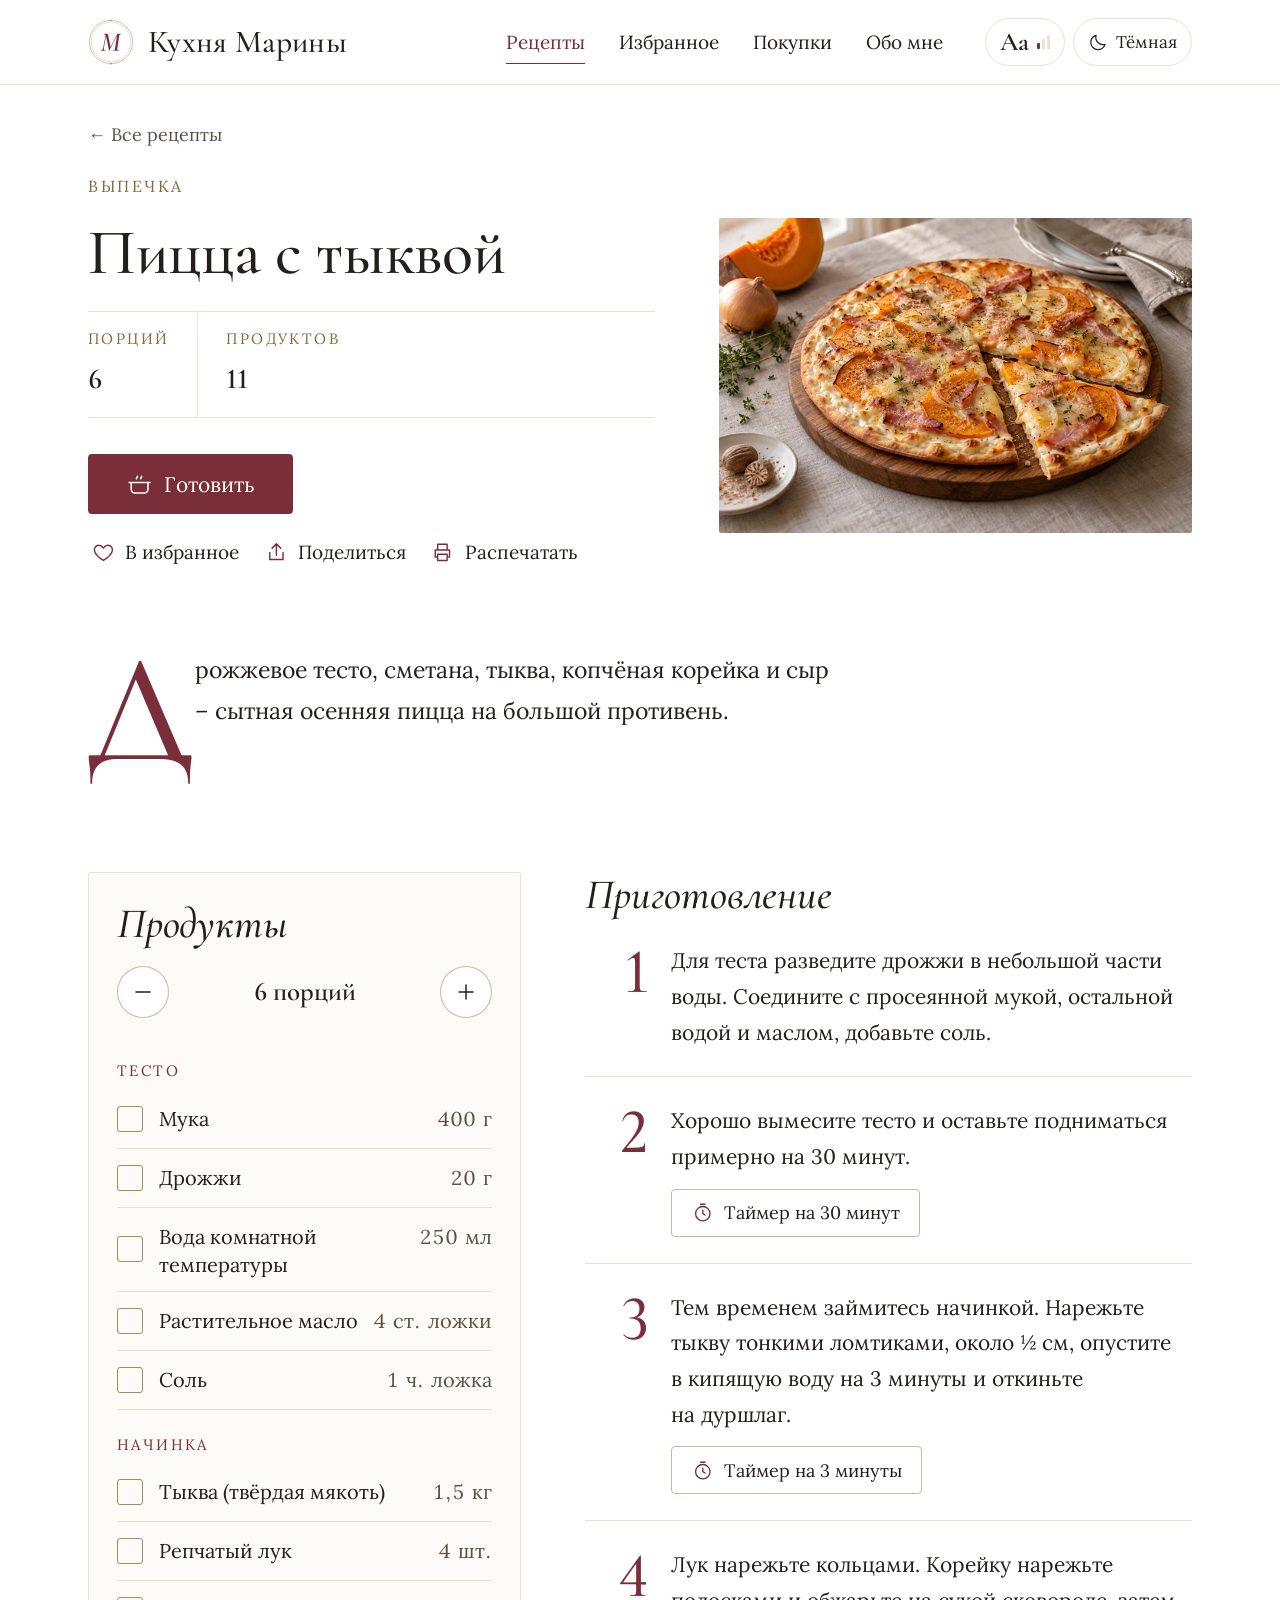
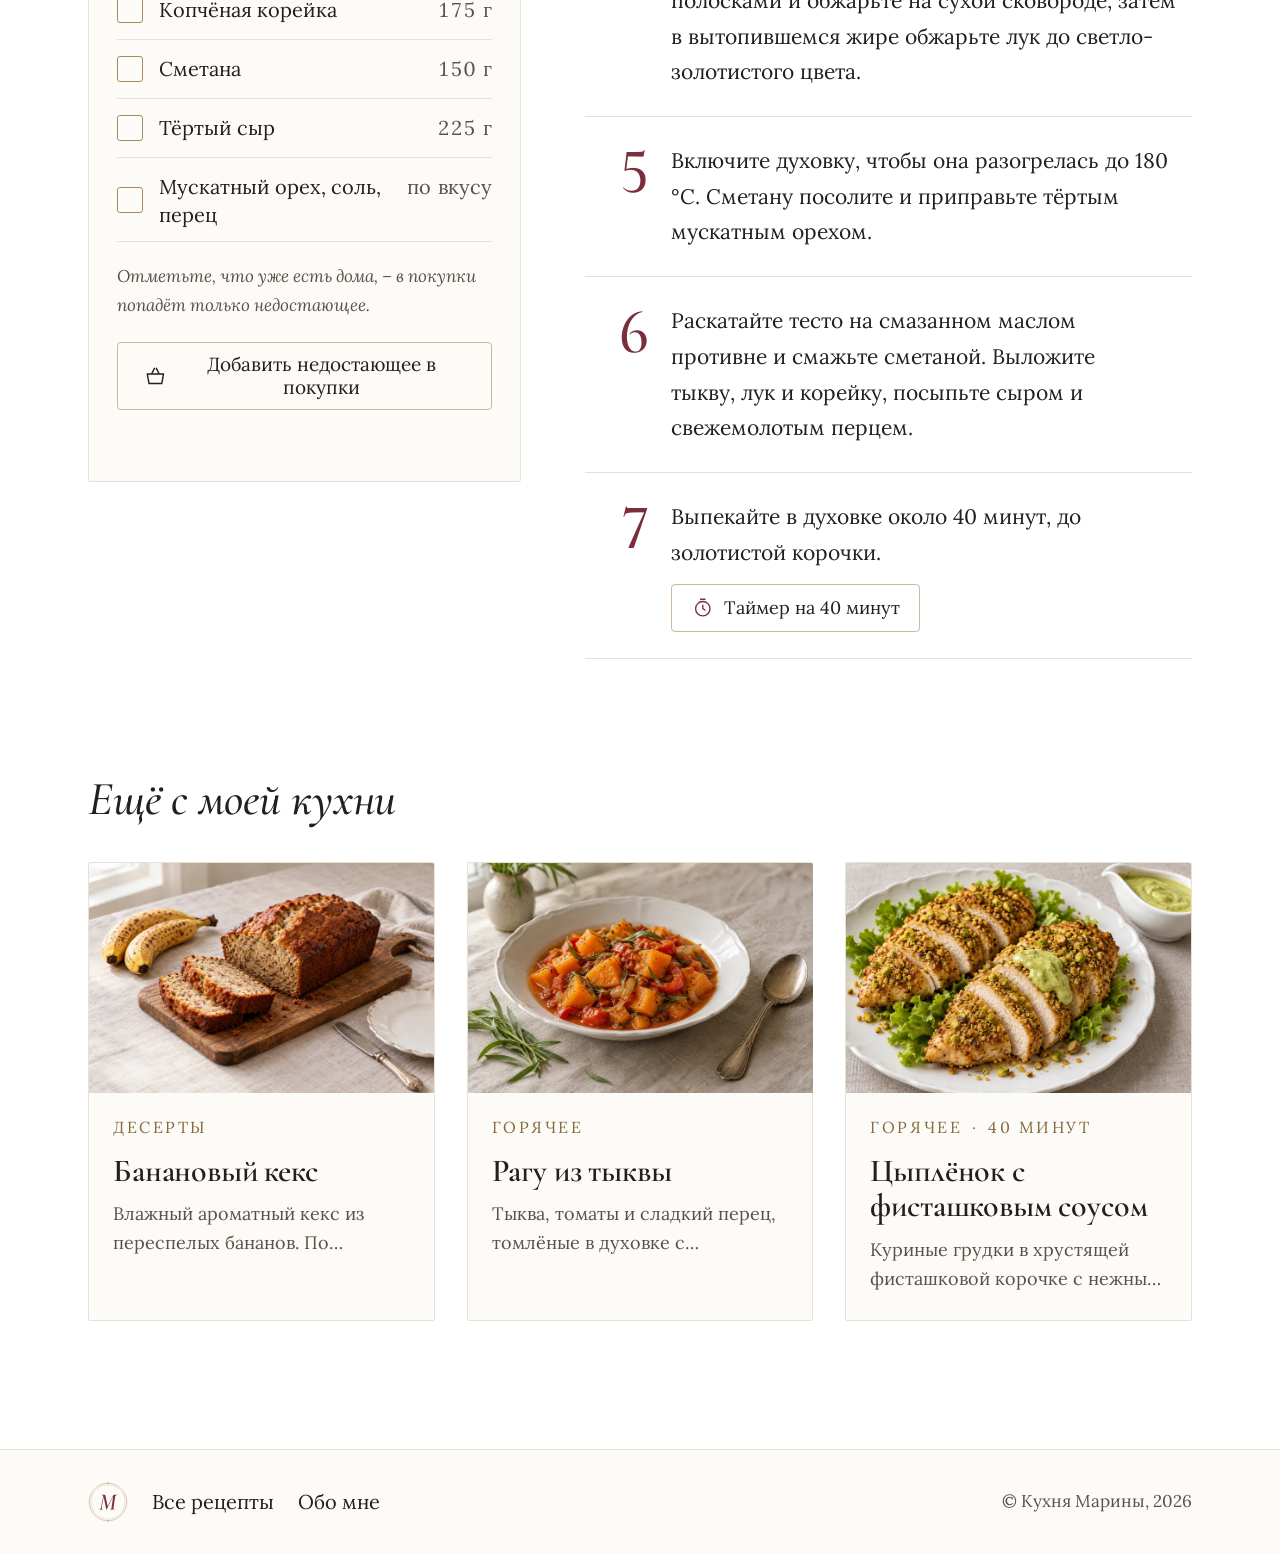
<file: recipes/picca-s-tykvoj/index.html>
<!DOCTYPE html><html lang="ru"><head><meta charset="utf-8"><meta name="viewport" content="width=device-width, initial-scale=1, viewport-fit=cover"><title>Пицца с тыквой – Кухня Марины</title><meta name="description" content="Дрожжевое тесто, сметана, тыква, копчёная корейка и сыр – сытная осенняя пицца на большой противень."><link rel="canonical" href="https://myst-ery.github.io/recipes/picca-s-tykvoj/"><link rel="preload" as="image" type="image/webp" imagesrcset="/images/recipes/picca-s-tykvoj-800.webp 800w, /images/recipes/picca-s-tykvoj-1600.webp 1536w" imagesizes="(max-width: 859px) calc(100vw - 40px), 560px" fetchpriority="high"><link rel="icon" href="/favicon.svg" type="image/svg+xml"><link rel="apple-touch-icon" href="/apple-touch-icon.png"><link rel="manifest" href="/manifest.webmanifest"><meta name="theme-color" content="#ffffff" media="(prefers-color-scheme: light)"><meta name="theme-color" content="#1b1816" media="(prefers-color-scheme: dark)"><meta property="og:type" content="article"><meta property="og:site_name" content="Кухня Марины"><meta property="og:locale" content="ru_RU"><meta property="og:title" content="Пицца с тыквой"><meta property="og:description" content="Дрожжевое тесто, сметана, тыква, копчёная корейка и сыр – сытная осенняя пицца на большой противень."><meta property="og:url" content="https://myst-ery.github.io/recipes/picca-s-tykvoj/"><meta property="og:image" content="https://myst-ery.github.io/og/picca-s-tykvoj.jpg"><meta property="og:image:width" content="1200"><meta property="og:image:height" content="630"><meta name="twitter:card" content="summary_large_image"><meta name="twitter:title" content="Пицца с тыквой"><meta name="twitter:description" content="Дрожжевое тесто, сметана, тыква, копчёная корейка и сыр – сытная осенняя пицца на большой противень."><meta name="twitter:image" content="https://myst-ery.github.io/og/picca-s-tykvoj.jpg"><script type="application/ld+json">{"@context":"https://schema.org","@type":"Recipe","name":"Пицца с тыквой","description":"Дрожжевое тесто, сметана, тыква, копчёная корейка и сыр – сытная осенняя пицца на большой противень.","image":["https://myst-ery.github.io/images/recipes/picca-s-tykvoj.jpg"],"url":"https://myst-ery.github.io/recipes/picca-s-tykvoj/","author":{"@type":"Person","name":"Марина"},"datePublished":"2026-10-06","recipeCategory":"Выпечка","recipeYield":"6","recipeIngredient":["Мука – 400 г","Дрожжи – 20 г","Вода комнатной температуры – 250 мл","Растительное масло – 4 ст. ложки","Соль – 1 ч. ложка","Тыква (твёрдая мякоть) – 1,5 кг","Репчатый лук – 4 шт.","Копчёная корейка – 175 г","Сметана – 150 г","Тёртый сыр – 225 г","Мускатный орех, соль, перец – по вкусу"],"recipeInstructions":[{"@type":"HowToStep","position":1,"text":"Для теста разведите дрожжи в небольшой части воды. Соедините с просеянной мукой, остальной водой и маслом, добавьте соль."},{"@type":"HowToStep","position":2,"text":"Хорошо вымесите тесто и оставьте подниматься примерно на 30 минут."},{"@type":"HowToStep","position":3,"text":"Тем временем займитесь начинкой. Нарежьте тыкву тонкими ломтиками, около ½ см, опустите в кипящую воду на 3 минуты и откиньте на дуршлаг."},{"@type":"HowToStep","position":4,"text":"Лук нарежьте кольцами. Корейку нарежьте полосками и обжарьте на сухой сковороде, затем в вытопившемся жире обжарьте лук до светло-золотистого цвета."},{"@type":"HowToStep","position":5,"text":"Включите духовку, чтобы она разогрелась до 180 °C. Сметану посолите и приправьте тёртым мускатным орехом."},{"@type":"HowToStep","position":6,"text":"Раскатайте тесто на смазанном маслом противне и смажьте сметаной. Выложите тыкву, лук и корейку, посыпьте сыром и свежемолотым перцем."},{"@type":"HowToStep","position":7,"text":"Выпекайте в духовке около 40 минут, до золотистой корочки."}]}</script><script>
      (function () {
        var d = document.documentElement;
        function apply() {
          d.classList.add('js');
          try {
            var s = JSON.parse(localStorage.getItem('km:settings') || '{}');
            if (s.theme === 'light' || s.theme === 'dark') d.dataset.theme = s.theme;
            if (s.size === 'large' || s.size === 'xlarge') d.dataset.size = s.size;
          } catch (e) {}
        }
        apply();
        document.addEventListener('astro:after-swap', apply);
      })();
    </script><meta name="astro-view-transitions-enabled" content="true"><meta name="astro-view-transitions-fallback" content="animate"><script type="module" src="/_astro/ClientRouter.astro_astro_type_script_index_0_lang.ClSD9gNq.js"></script><link rel="stylesheet" href="/_astro/Base.C4GfyK1i.css"><script type="module" src="/_astro/page.CFYkGvk_.js"></script><style>[data-astro-transition-scope="astro-typyj2n2-1"] { view-transition-name: astro-typyj2n2-1; }@layer astro { ::view-transition-old(astro-typyj2n2-1) { animation: none; opacity: 0; mix-blend-mode: normal; }::view-transition-new(astro-typyj2n2-1) { animation: none; mix-blend-mode: normal; }::view-transition-group(astro-typyj2n2-1) { animation: none } }[data-astro-transition-fallback="old"] [data-astro-transition-scope="astro-typyj2n2-1"],
			[data-astro-transition-fallback="old"][data-astro-transition-scope="astro-typyj2n2-1"] { animation: none; mix-blend-mode: normal; }[data-astro-transition-fallback="new"] [data-astro-transition-scope="astro-typyj2n2-1"],
			[data-astro-transition-fallback="new"][data-astro-transition-scope="astro-typyj2n2-1"] { animation: none; mix-blend-mode: normal; }</style><style>[data-astro-transition-scope="astro-kxw5hcx6-2"] { view-transition-name: astro-kxw5hcx6-2; }@layer astro { ::view-transition-old(astro-kxw5hcx6-2) { animation: none; opacity: 0; mix-blend-mode: normal; }::view-transition-new(astro-kxw5hcx6-2) { animation: none; mix-blend-mode: normal; }::view-transition-group(astro-kxw5hcx6-2) { animation: none } }[data-astro-transition-fallback="old"] [data-astro-transition-scope="astro-kxw5hcx6-2"],
			[data-astro-transition-fallback="old"][data-astro-transition-scope="astro-kxw5hcx6-2"] { animation: none; mix-blend-mode: normal; }[data-astro-transition-fallback="new"] [data-astro-transition-scope="astro-kxw5hcx6-2"],
			[data-astro-transition-fallback="new"][data-astro-transition-scope="astro-kxw5hcx6-2"] { animation: none; mix-blend-mode: normal; }</style></head><body><a class="skip-link" href="#main">Перейти к содержанию</a><header data-astro-transition-scope="astro-typyj2n2-1" class="site-header"><div class="container header-row"><a class="brand" href="/" aria-label="Кухня Марины – на главную"><svg class="monogram" width="46" height="46" viewBox="0 0 100 100" aria-hidden="true"><circle cx="50" cy="50" r="47" fill="none" stroke="var(--gold)" stroke-width="1.1"></circle><circle cx="50" cy="50" r="43" fill="none" stroke="var(--gold)" stroke-width="0.6"></circle><path d="M50 0.8l2 2.2-2 2.2-2-2.2zM50 94.8l2 2.2-2 2.2-2-2.2z" fill="var(--gold)"></path><path d="M57 76L57 76Q56.8 76 56.8 75.5Q56.8 75 57 75L57 75Q59.4 75 60.6 74.6Q61.8 74.2 62.3 73Q62.9 71.8 63.2 69.5L63.2 69.5L68.9 31.3L46.6 75.4Q46.5 75.8 46 75.7Q45.6 75.7 45.5 75.4L45.5 75.4L36.6 33L30.6 66.2Q29.8 70.5 30.8 72.8Q31.8 75 34.6 75L34.6 75Q34.9 75 34.9 75.5Q34.9 76 34.6 76L34.6 76Q33.2 76 31.6 75.9Q29.9 75.8 27.8 75.8L27.8 75.8Q26 75.8 24.4 75.9Q22.7 76 21.2 76L21.2 76Q21 76 21 75.5Q21 75 21.2 75L21.2 75Q23.9 75 25.8 72.8Q27.8 70.6 28.6 66.3L28.6 66.3L35.4 29.6Q35.1 29.2 34.9 28.9L34.9 28.9Q33.7 27.7 32.4 27.3Q31 27 29.8 27L29.8 27Q29.7 27 29.7 26.5Q29.7 26 29.8 26L29.8 26Q30.9 26 32.1 26.1Q33.4 26.2 34.7 26.2L34.7 26.2Q36.6 26.2 38.1 26.1Q39.6 26 40.4 26L40.4 26Q41.3 26 41.8 26.8Q42.2 27.6 42.8 30.2L42.8 30.2L50.2 65L68.8 28Q69.8 26 71.6 26L71.6 26Q72.2 26 73.6 26.1Q75 26.2 76.2 26.2L76.2 26.2Q77.9 26.2 79.1 26.1Q80.2 26 81.4 26L81.4 26Q81.6 26 81.6 26.5Q81.6 27 81.4 27L81.4 27Q78.8 27 77.4 28Q75.9 29 75.4 32.3L75.4 32.3L69.9 69.5Q69.4 73 70.2 74Q71 75 74.2 75L74.2 75Q74.5 75 74.5 75.5Q74.5 76 74.2 76L74.2 76Q72.6 76 70.4 75.9Q68.2 75.8 65.6 75.8L65.6 75.8Q63.1 75.8 61 75.9Q58.8 76 57 76Z" fill="var(--accent)" transform="translate(50 50.5) scale(0.74) translate(-51.3 -51)"></path></svg><span class="brand-name">Кухня Марины</span></a><nav class="main-nav" aria-label="Разделы сайта"><a href="/recipes/" class="nav-link active" aria-current="page">Рецепты</a><a href="/favorites/" class="nav-link">Избранное</a><a href="/shopping/" class="nav-link">Покупки</a><a href="/about/" class="nav-link">Обо мне</a></nav><div class="header-tools"><button class="tool-btn" type="button" data-action="font-size" aria-label="Аа – размер шрифта: обычный" title="Размер шрифта"><span class="tool-aa" aria-hidden="true">Аа</span><span class="size-steps" aria-hidden="true"><i></i><i></i><i></i></span></button><button class="tool-btn" type="button" data-action="theme" aria-label="Тёмная тема" title="Светлая или тёмная тема"><svg class="icon theme-moon" viewBox="0 0 24 24" aria-hidden="true" focusable="false"><path d="M20 14.5A8.5 8.5 0 0 1 9.5 4 8.5 8.5 0 1 0 20 14.5z" fill="none" stroke="currentColor" stroke-width="1.5" stroke-linecap="round" stroke-linejoin="round"></path></svg><svg class="icon theme-sun" viewBox="0 0 24 24" aria-hidden="true" focusable="false"><path d="M12 16.5a4.5 4.5 0 1 0 0-9 4.5 4.5 0 0 0 0 9zM12 2v2M12 20v2M2 12h2M20 12h2M4.9 4.9l1.4 1.4M17.7 17.7l1.4 1.4M4.9 19.1l1.4-1.4M17.7 6.3l1.4-1.4" fill="none" stroke="currentColor" stroke-width="1.5" stroke-linecap="round" stroke-linejoin="round"></path></svg><span class="tool-label theme-label-dark">Тёмная</span><span class="tool-label theme-label-light">Светлая</span></button></div></div></header><nav data-astro-transition-scope="astro-kxw5hcx6-2" class="bottom-nav" aria-label="Быстрые разделы"><a href="/" class="bottom-link"><svg class="icon" viewBox="0 0 24 24" aria-hidden="true" focusable="false"><path d="M3.5 11 12 4l8.5 7M6 9.5V20h12V9.5" fill="none" stroke="currentColor" stroke-width="1.5" stroke-linecap="round" stroke-linejoin="round"></path></svg><span>Главная</span></a><a href="/recipes/" class="bottom-link active" aria-current="page"><svg class="icon" viewBox="0 0 24 24" aria-hidden="true" focusable="false"><path d="M4 5.5C6.5 4 9.5 4 12 5.5 14.5 4 17.5 4 20 5.5V19c-2.5-1.5-5.5-1.5-8 0-2.5-1.5-5.5-1.5-8 0zM12 5.5V19" fill="none" stroke="currentColor" stroke-width="1.5" stroke-linecap="round" stroke-linejoin="round"></path></svg><span>Рецепты</span></a><a href="/favorites/" class="bottom-link"><svg class="icon" viewBox="0 0 24 24" aria-hidden="true" focusable="false"><path d="M12 20.5s-7.5-4.6-9.2-9.4C1.6 7.6 3.9 4.5 7.2 4.5c2 0 3.5 1.1 4.8 2.9 1.3-1.8 2.8-2.9 4.8-2.9 3.3 0 5.6 3.1 4.4 6.6-1.7 4.8-9.2 9.4-9.2 9.4z" fill="none" stroke="currentColor" stroke-width="1.5" stroke-linecap="round" stroke-linejoin="round"></path></svg><span>Избранное</span></a><a href="/shopping/" class="bottom-link"><svg class="icon" viewBox="0 0 24 24" aria-hidden="true" focusable="false"><path d="M9 6.5h11M9 12h11M9 17.5h11M4.5 6.5h.01M4.5 12h.01M4.5 17.5h.01" fill="none" stroke="currentColor" stroke-width="1.5" stroke-linecap="round" stroke-linejoin="round"></path></svg><span>Покупки</span></a></nav><main id="main"><article class="container recipe-page"><div class="print-only print-head" aria-hidden="true"><svg class="monogram" width="44" height="44" viewBox="0 0 100 100" aria-hidden="true"><circle cx="50" cy="50" r="47" fill="none" stroke="var(--gold)" stroke-width="1.1"></circle><circle cx="50" cy="50" r="43" fill="none" stroke="var(--gold)" stroke-width="0.6"></circle><path d="M50 0.8l2 2.2-2 2.2-2-2.2zM50 94.8l2 2.2-2 2.2-2-2.2z" fill="var(--gold)"></path><path d="M57 76L57 76Q56.8 76 56.8 75.5Q56.8 75 57 75L57 75Q59.4 75 60.6 74.6Q61.8 74.2 62.3 73Q62.9 71.8 63.2 69.5L63.2 69.5L68.9 31.3L46.6 75.4Q46.5 75.8 46 75.7Q45.6 75.7 45.5 75.4L45.5 75.4L36.6 33L30.6 66.2Q29.8 70.5 30.8 72.8Q31.8 75 34.6 75L34.6 75Q34.9 75 34.9 75.5Q34.9 76 34.6 76L34.6 76Q33.2 76 31.6 75.9Q29.9 75.8 27.8 75.8L27.8 75.8Q26 75.8 24.4 75.9Q22.7 76 21.2 76L21.2 76Q21 76 21 75.5Q21 75 21.2 75L21.2 75Q23.9 75 25.8 72.8Q27.8 70.6 28.6 66.3L28.6 66.3L35.4 29.6Q35.1 29.2 34.9 28.9L34.9 28.9Q33.7 27.7 32.4 27.3Q31 27 29.8 27L29.8 27Q29.7 27 29.7 26.5Q29.7 26 29.8 26L29.8 26Q30.9 26 32.1 26.1Q33.4 26.2 34.7 26.2L34.7 26.2Q36.6 26.2 38.1 26.1Q39.6 26 40.4 26L40.4 26Q41.3 26 41.8 26.8Q42.2 27.6 42.8 30.2L42.8 30.2L50.2 65L68.8 28Q69.8 26 71.6 26L71.6 26Q72.2 26 73.6 26.1Q75 26.2 76.2 26.2L76.2 26.2Q77.9 26.2 79.1 26.1Q80.2 26 81.4 26L81.4 26Q81.6 26 81.6 26.5Q81.6 27 81.4 27L81.4 27Q78.8 27 77.4 28Q75.9 29 75.4 32.3L75.4 32.3L69.9 69.5Q69.4 73 70.2 74Q71 75 74.2 75L74.2 75Q74.5 75 74.5 75.5Q74.5 76 74.2 76L74.2 76Q72.6 76 70.4 75.9Q68.2 75.8 65.6 75.8L65.6 75.8Q63.1 75.8 61 75.9Q58.8 76 57 76Z" fill="var(--accent)" transform="translate(50 50.5) scale(0.74) translate(-51.3 -51)"></path></svg><span>Кухня Марины</span></div><img class="print-only print-photo" data-print-src="/images/recipes/picca-s-tykvoj.jpg" alt="" width="1200" height="800"><a class="back" href="/recipes/">← Все рецепты</a><header class="recipe-hero"><div class="recipe-intro"><p class="kicker">Выпечка</p><h1 style="view-transition-name:title-picca-s-tykvoj">Пицца с тыквой</h1><dl class="facts"><div class="fact"><dt>Порций</dt><dd>6</dd></div><div class="fact"><dt>Продуктов</dt><dd>11</dd></div></dl><style>astro-island,astro-slot,astro-static-slot{display:contents}</style><script>(function(){let e=(e,t)=>{let n=async()=>{await(await e())()},r=typeof t.value==`object`?t.value:void 0,i={timeout:r==null?void 0:r.timeout};`requestIdleCallback`in window?window.requestIdleCallback(n,i):setTimeout(n,i.timeout||200)};(self.Astro||(self.Astro={})).idle=e,window.dispatchEvent(new Event(`astro:idle`))})();</script><script>(function(){function e(t){"@babel/helpers - typeof";return e=typeof Symbol==`function`&&typeof Symbol.iterator==`symbol`?function(e){return typeof e}:function(e){return e&&typeof Symbol==`function`&&e.constructor===Symbol&&e!==Symbol.prototype?`symbol`:typeof e},e(t)}function t(t,n){if(e(t)!=`object`||!t)return t;var r=t[Symbol.toPrimitive];if(r!==void 0){var i=r.call(t,n||`default`);if(e(i)!=`object`)return i;throw TypeError(`@@toPrimitive must return a primitive value.`)}return(n===`string`?String:Number)(t)}function n(n){var r=t(n,`string`);return e(r)==`symbol`?r:r+``}function r(e,t,r){return(t=n(t))in e?Object.defineProperty(e,t,{value:r,enumerable:!0,configurable:!0,writable:!0}):e[t]=r,e}let i=/* @__PURE__ */ new Set([`__proto__`,`constructor`,`prototype`]);{let e={0:e=>a(e),1:e=>n(e),2:e=>new RegExp(e),3:e=>new Date(e),4:e=>new Map(n(e)),5:e=>new Set(n(e)),6:e=>BigInt(e),7:e=>new URL(e),8:e=>new Uint8Array(e),9:e=>new Uint16Array(e),10:e=>new Uint32Array(e),11:e=>1/0*e},t=t=>{let[n,r]=t;return n in e?e[n](r):void 0},n=e=>e.map(t),a=e=>typeof e!=`object`||!e?e:Object.fromEntries(Object.entries(e).map(([e,n])=>[e,t(n)]));class o extends HTMLElement{constructor(...e){super(...e),r(this,`Component`,void 0),r(this,`hydrator`,void 0),r(this,`hydrate`,async()=>{var e;if(!this.hydrator||!this.isConnected)return;let t=(e=this.parentElement)==null?void 0:e.closest(`astro-island[ssr]`);if(t){t.addEventListener(`astro:hydrate`,this.hydrate,{once:!0});return}let n=this.querySelectorAll(`astro-slot`),r={},i=this.querySelectorAll(`template[data-astro-template]`);for(let e of i){let t=e.closest(this.tagName);t!=null&&t.isSameNode(this)&&(r[e.getAttribute(`data-astro-template`)||`default`]=e.innerHTML,e.remove())}for(let e of n){let t=e.closest(this.tagName);t!=null&&t.isSameNode(this)&&(r[e.getAttribute(`name`)||`default`]=e.innerHTML)}let o;try{o=this.hasAttribute(`props`)?a(JSON.parse(this.getAttribute(`props`))):{}}catch(e){let t=this.getAttribute(`component-url`)||`<unknown>`,n=this.getAttribute(`component-export`);throw n&&(t+=` (export ${n})`),console.error(`[hydrate] Error parsing props for component ${t}`,this.getAttribute(`props`),e),e}await this.hydrator(this)(this.Component,o,r,{client:this.getAttribute(`client`)}),this.removeAttribute(`ssr`),this.dispatchEvent(new CustomEvent(`astro:hydrate`))}),r(this,`unmount`,()=>{this.isConnected||this.dispatchEvent(new CustomEvent(`astro:unmount`))})}disconnectedCallback(){document.removeEventListener(`astro:after-swap`,this.unmount),document.addEventListener(`astro:after-swap`,this.unmount,{once:!0})}connectedCallback(){if(!this.hasAttribute(`await-children`)||document.readyState===`interactive`||document.readyState===`complete`)this.childrenConnectedCallback();else{let e=()=>{document.removeEventListener(`DOMContentLoaded`,e),t.disconnect(),this.childrenConnectedCallback()},t=new MutationObserver(()=>{var t;((t=this.lastChild)==null?void 0:t.nodeType)===Node.COMMENT_NODE&&this.lastChild.nodeValue===`astro:end`&&(this.lastChild.remove(),e())});t.observe(this,{childList:!0}),document.addEventListener(`DOMContentLoaded`,e)}}async childrenConnectedCallback(){let e=this.getAttribute(`before-hydration-url`);e&&await import(e),this.start()}getRetryImportUrl(e){let t=new URL(e,document.baseURI);return t.searchParams.set(`astro-retry`,Date.now().toString()),t.toString()}async importWithRetry(e){try{return await import(e)}catch(t){return await new Promise(e=>setTimeout(e,1e3)),import(this.getRetryImportUrl(e))}}handleHydrationError(e){let t=this.getAttribute(`component-url`),n=new CustomEvent(`astro:hydration-error`,{cancelable:!0,bubbles:!0,composed:!0,detail:{error:e,componentUrl:t}});this.dispatchEvent(n)&&console.error(`[astro-island] Error hydrating ${t}`,e)}async start(){let e=JSON.parse(this.getAttribute(`opts`)),t=this.getAttribute(`client`);if(Astro[t]===void 0){window.addEventListener(`astro:${t}`,()=>this.start(),{once:!0});return}try{await Astro[t](async()=>{let e=this.getAttribute(`renderer-url`);try{let[t,{default:n}]=await Promise.all([this.importWithRetry(this.getAttribute(`component-url`)),e?this.importWithRetry(e):Promise.resolve({default:()=>()=>{}})]),r=this.getAttribute(`component-export`)||`default`;if(r.includes(`.`)){this.Component=t;for(let e of r.split(`.`)){if(i.has(e)||!this.Component||typeof this.Component!=`object`&&typeof this.Component!=`function`||!Object.hasOwn(this.Component,e))throw Error(`Invalid component export path: ${r}`);this.Component=this.Component[e]}}else{if(i.has(r))throw Error(`Invalid component export path: ${r}`);this.Component=t[r]}return this.hydrator=n,this.hydrate}catch(e){return this.handleHydrationError(e),()=>{}}},e,this)}catch(e){this.handleHydrationError(e)}}attributeChangedCallback(){this.hydrate()}}r(o,`observedAttributes`,[`props`]),customElements.get(`astro-island`)||customElements.define(`astro-island`,o)}})();</script><astro-island uid="qXJxR" prefix="r6" component-url="/_astro/RecipeActions.DEMdkxj8.js" component-export="default" renderer-url="/_astro/client.DhnMnjx5.js" props="{&quot;slug&quot;:[0,&quot;picca-s-tykvoj&quot;],&quot;title&quot;:[0,&quot;Пицца с тыквой&quot;],&quot;canCook&quot;:[0,true]}" ssr client="idle" opts="{&quot;name&quot;:&quot;RecipeActions&quot;,&quot;value&quot;:true}" await-children><div class="recipe-actions"><button type="button" class="btn btn-primary btn-lg btn-cook"><svg class="icon " viewBox="0 0 24 24" aria-hidden="true" focusable="false"><path d="M4 10h16v6.5a3.5 3.5 0 0 1-3.5 3.5h-9A3.5 3.5 0 0 1 4 16.5zM2 10h2M20 10h2M9 6.5c0-1 1-1.5 1-2.5M13 6.5c0-1 1-1.5 1-2.5" fill="none" stroke="currentColor" stroke-width="1.5" stroke-linecap="round" stroke-linejoin="round"></path></svg>Готовить</button><div class="quiet-actions"><button type="button" class="btn btn-quiet fav-btn" aria-pressed="false"><span style="display:inline-flex"><svg class="icon " viewBox="0 0 24 24" aria-hidden="true" focusable="false"><path d="M12 20.5s-7.5-4.6-9.2-9.4C1.6 7.6 3.9 4.5 7.2 4.5c2 0 3.5 1.1 4.8 2.9 1.3-1.8 2.8-2.9 4.8-2.9 3.3 0 5.6 3.1 4.4 6.6-1.7 4.8-9.2 9.4-9.2 9.4z" fill="none" stroke="currentColor" stroke-width="1.5" stroke-linecap="round" stroke-linejoin="round"></path></svg></span>В избранное</button><button type="button" class="btn btn-quiet" aria-expanded="false" aria-controls="share-panel"><svg class="icon " viewBox="0 0 24 24" aria-hidden="true" focusable="false"><path d="M12 3v12M7.5 7.5 12 3l4.5 4.5M5 12v7.5h14V12" fill="none" stroke="currentColor" stroke-width="1.5" stroke-linecap="round" stroke-linejoin="round"></path></svg>Поделиться</button><button type="button" class="btn btn-quiet"><svg class="icon " viewBox="0 0 24 24" aria-hidden="true" focusable="false"><path d="M7 8.5V3.5h10v5M7 17H4.5v-7.5h15V17H17M7 14h10v6.5H7z" fill="none" stroke="currentColor" stroke-width="1.5" stroke-linecap="round" stroke-linejoin="round"></path></svg>Распечатать</button></div></div><div id="share-panel" class="share-panel" hidden=""><p>Отправьте рецепт друзьям:</p><div class="share-links"><a class="btn btn-outline" href="https://connect.ok.ru/offer?url=&amp;title=%D0%A0%D0%B5%D1%86%D0%B5%D0%BF%D1%82%20%C2%AB%D0%9F%D0%B8%D1%86%D1%86%D0%B0%20%D1%81%20%D1%82%D1%8B%D0%BA%D0%B2%D0%BE%D0%B9%C2%BB" target="_blank" rel="noopener noreferrer">Одноклассники</a><a class="btn btn-outline" href="https://vk.com/share.php?url=&amp;title=%D0%A0%D0%B5%D1%86%D0%B5%D0%BF%D1%82%20%C2%AB%D0%9F%D0%B8%D1%86%D1%86%D0%B0%20%D1%81%20%D1%82%D1%8B%D0%BA%D0%B2%D0%BE%D0%B9%C2%BB" target="_blank" rel="noopener noreferrer">ВКонтакте</a><a class="btn btn-outline" href="https://t.me/share/url?url=&amp;text=%D0%A0%D0%B5%D1%86%D0%B5%D0%BF%D1%82%20%C2%AB%D0%9F%D0%B8%D1%86%D1%86%D0%B0%20%D1%81%20%D1%82%D1%8B%D0%BA%D0%B2%D0%BE%D0%B9%C2%BB" target="_blank" rel="noopener noreferrer">Telegram</a><button type="button" class="btn btn-outline"><svg class="icon " viewBox="0 0 24 24" aria-hidden="true" focusable="false"><path d="M9 9h11v11H9zM5 15H4V4h11v1" fill="none" stroke="currentColor" stroke-width="1.5" stroke-linecap="round" stroke-linejoin="round"></path></svg>Скопировать ссылку</button></div><p aria-live="polite" style="margin:0"></p></div><!--astro:end--></astro-island></div><div class="cover-wrap"><div class="cover cover-large cat-bake" style="view-transition-name:cover-picca-s-tykvoj"><picture><source type="image/webp" srcSet="/images/recipes/picca-s-tykvoj-800.webp 800w, /images/recipes/picca-s-tykvoj-1600.webp 1536w" sizes="(max-width: 859px) calc(100vw - 40px), 560px"/><img src="/images/recipes/picca-s-tykvoj.jpg" alt="Пицца с тыквой" width="1200" height="800" loading="eager" decoding="sync" fetchPriority="high" class="cover-img"/></picture></div></div></header><div class="narrow lede-wrap"><p class="lede">Дрожжевое тесто, сметана, тыква, копчёная корейка и сыр – сытная осенняя пицца на большой противень.</p></div><astro-island uid="Z6MMvA" prefix="r8" component-url="/_astro/RecipeBody.DSc274Yz.js" component-export="default" renderer-url="/_astro/client.DhnMnjx5.js" props="{&quot;slug&quot;:[0,&quot;picca-s-tykvoj&quot;],&quot;title&quot;:[0,&quot;Пицца с тыквой&quot;],&quot;servings&quot;:[0,6],&quot;ingredients&quot;:[1,[[0,{&quot;kind&quot;:[0,&quot;group&quot;],&quot;group&quot;:[0,&quot;Тесто&quot;]}],[0,{&quot;kind&quot;:[0,&quot;item&quot;],&quot;name&quot;:[0,&quot;Мука&quot;],&quot;amount&quot;:[0,&quot;400 г&quot;]}],[0,{&quot;kind&quot;:[0,&quot;item&quot;],&quot;name&quot;:[0,&quot;Дрожжи&quot;],&quot;amount&quot;:[0,&quot;20 г&quot;]}],[0,{&quot;kind&quot;:[0,&quot;item&quot;],&quot;name&quot;:[0,&quot;Вода комнатной температуры&quot;],&quot;amount&quot;:[0,&quot;250 мл&quot;]}],[0,{&quot;kind&quot;:[0,&quot;item&quot;],&quot;name&quot;:[0,&quot;Растительное масло&quot;],&quot;amount&quot;:[0,&quot;4 ст. ложки&quot;]}],[0,{&quot;kind&quot;:[0,&quot;item&quot;],&quot;name&quot;:[0,&quot;Соль&quot;],&quot;amount&quot;:[0,&quot;1 ч. ложка&quot;]}],[0,{&quot;kind&quot;:[0,&quot;group&quot;],&quot;group&quot;:[0,&quot;Начинка&quot;]}],[0,{&quot;kind&quot;:[0,&quot;item&quot;],&quot;name&quot;:[0,&quot;Тыква (твёрдая мякоть)&quot;],&quot;amount&quot;:[0,&quot;1,5 кг&quot;]}],[0,{&quot;kind&quot;:[0,&quot;item&quot;],&quot;name&quot;:[0,&quot;Репчатый лук&quot;],&quot;amount&quot;:[0,&quot;4 шт.&quot;]}],[0,{&quot;kind&quot;:[0,&quot;item&quot;],&quot;name&quot;:[0,&quot;Копчёная корейка&quot;],&quot;amount&quot;:[0,&quot;175 г&quot;]}],[0,{&quot;kind&quot;:[0,&quot;item&quot;],&quot;name&quot;:[0,&quot;Сметана&quot;],&quot;amount&quot;:[0,&quot;150 г&quot;]}],[0,{&quot;kind&quot;:[0,&quot;item&quot;],&quot;name&quot;:[0,&quot;Тёртый сыр&quot;],&quot;amount&quot;:[0,&quot;225 г&quot;]}],[0,{&quot;kind&quot;:[0,&quot;item&quot;],&quot;name&quot;:[0,&quot;Мускатный орех, соль, перец&quot;],&quot;amount&quot;:[0,&quot;по вкусу&quot;]}]]],&quot;steps&quot;:[1,[[0,{&quot;text&quot;:[0,&quot;Для теста разведите дрожжи в небольшой части воды. Соедините с просеянной мукой, остальной водой и маслом, добавьте соль.&quot;],&quot;photo&quot;:[0,null]}],[0,{&quot;text&quot;:[0,&quot;Хорошо вымесите тесто и оставьте подниматься примерно на 30 минут.&quot;],&quot;photo&quot;:[0,null]}],[0,{&quot;text&quot;:[0,&quot;Тем временем займитесь начинкой. Нарежьте тыкву тонкими ломтиками, около ½ см, опустите в кипящую воду на 3 минуты и откиньте на дуршлаг.&quot;],&quot;photo&quot;:[0,null]}],[0,{&quot;text&quot;:[0,&quot;Лук нарежьте кольцами. Корейку нарежьте полосками и обжарьте на сухой сковороде, затем в вытопившемся жире обжарьте лук до светло-золотистого цвета.&quot;],&quot;photo&quot;:[0,null]}],[0,{&quot;text&quot;:[0,&quot;Включите духовку, чтобы она разогрелась до 180 °C. Сметану посолите и приправьте тёртым мускатным орехом.&quot;],&quot;photo&quot;:[0,null]}],[0,{&quot;text&quot;:[0,&quot;Раскатайте тесто на смазанном маслом противне и смажьте сметаной. Выложите тыкву, лук и корейку, посыпьте сыром и свежемолотым перцем.&quot;],&quot;photo&quot;:[0,null]}],[0,{&quot;text&quot;:[0,&quot;Выпекайте в духовке около 40 минут, до золотистой корочки.&quot;],&quot;photo&quot;:[0,null]}]]],&quot;tip&quot;:[0,null]}" ssr client="idle" opts="{&quot;name&quot;:&quot;RecipeBody&quot;,&quot;value&quot;:true}" await-children><div class="recipe-body"><aside class="ingredients" aria-labelledby="ingredients-title"><h2 id="ingredients-title">Продукты</h2><div class="scaler"><button type="button" class="round-btn" aria-label="Меньше порций"><svg class="icon " viewBox="0 0 24 24" aria-hidden="true" focusable="false"><path d="M5 12h14" fill="none" stroke="currentColor" stroke-width="1.5" stroke-linecap="round" stroke-linejoin="round"></path></svg></button><output aria-live="polite">6 порций</output><button type="button" class="round-btn" aria-label="Больше порций"><svg class="icon " viewBox="0 0 24 24" aria-hidden="true" focusable="false"><path d="M12 5v14M5 12h14" fill="none" stroke="currentColor" stroke-width="1.5" stroke-linecap="round" stroke-linejoin="round"></path></svg></button></div><ul class="ing-list"><li class="ing-group">Тесто</li><li class="ing-item"><label><input type="checkbox"/><span class="check" aria-hidden="true"><svg class="icon " viewBox="0 0 24 24" aria-hidden="true" focusable="false"><path d="M5 12.5l4.5 4.5L19 7.5" fill="none" stroke="currentColor" stroke-width="1.5" stroke-linecap="round" stroke-linejoin="round"></path></svg></span><span class="ing-name">Мука</span><span class="ing-amount">400 г</span></label></li><li class="ing-item"><label><input type="checkbox"/><span class="check" aria-hidden="true"><svg class="icon " viewBox="0 0 24 24" aria-hidden="true" focusable="false"><path d="M5 12.5l4.5 4.5L19 7.5" fill="none" stroke="currentColor" stroke-width="1.5" stroke-linecap="round" stroke-linejoin="round"></path></svg></span><span class="ing-name">Дрожжи</span><span class="ing-amount">20 г</span></label></li><li class="ing-item"><label><input type="checkbox"/><span class="check" aria-hidden="true"><svg class="icon " viewBox="0 0 24 24" aria-hidden="true" focusable="false"><path d="M5 12.5l4.5 4.5L19 7.5" fill="none" stroke="currentColor" stroke-width="1.5" stroke-linecap="round" stroke-linejoin="round"></path></svg></span><span class="ing-name">Вода комнатной температуры</span><span class="ing-amount">250 мл</span></label></li><li class="ing-item"><label><input type="checkbox"/><span class="check" aria-hidden="true"><svg class="icon " viewBox="0 0 24 24" aria-hidden="true" focusable="false"><path d="M5 12.5l4.5 4.5L19 7.5" fill="none" stroke="currentColor" stroke-width="1.5" stroke-linecap="round" stroke-linejoin="round"></path></svg></span><span class="ing-name">Растительное масло</span><span class="ing-amount">4 ст. ложки</span></label></li><li class="ing-item"><label><input type="checkbox"/><span class="check" aria-hidden="true"><svg class="icon " viewBox="0 0 24 24" aria-hidden="true" focusable="false"><path d="M5 12.5l4.5 4.5L19 7.5" fill="none" stroke="currentColor" stroke-width="1.5" stroke-linecap="round" stroke-linejoin="round"></path></svg></span><span class="ing-name">Соль</span><span class="ing-amount">1 ч. ложка</span></label></li><li class="ing-group">Начинка</li><li class="ing-item"><label><input type="checkbox"/><span class="check" aria-hidden="true"><svg class="icon " viewBox="0 0 24 24" aria-hidden="true" focusable="false"><path d="M5 12.5l4.5 4.5L19 7.5" fill="none" stroke="currentColor" stroke-width="1.5" stroke-linecap="round" stroke-linejoin="round"></path></svg></span><span class="ing-name">Тыква (твёрдая мякоть)</span><span class="ing-amount">1,5 кг</span></label></li><li class="ing-item"><label><input type="checkbox"/><span class="check" aria-hidden="true"><svg class="icon " viewBox="0 0 24 24" aria-hidden="true" focusable="false"><path d="M5 12.5l4.5 4.5L19 7.5" fill="none" stroke="currentColor" stroke-width="1.5" stroke-linecap="round" stroke-linejoin="round"></path></svg></span><span class="ing-name">Репчатый лук</span><span class="ing-amount">4 шт.</span></label></li><li class="ing-item"><label><input type="checkbox"/><span class="check" aria-hidden="true"><svg class="icon " viewBox="0 0 24 24" aria-hidden="true" focusable="false"><path d="M5 12.5l4.5 4.5L19 7.5" fill="none" stroke="currentColor" stroke-width="1.5" stroke-linecap="round" stroke-linejoin="round"></path></svg></span><span class="ing-name">Копчёная корейка</span><span class="ing-amount">175 г</span></label></li><li class="ing-item"><label><input type="checkbox"/><span class="check" aria-hidden="true"><svg class="icon " viewBox="0 0 24 24" aria-hidden="true" focusable="false"><path d="M5 12.5l4.5 4.5L19 7.5" fill="none" stroke="currentColor" stroke-width="1.5" stroke-linecap="round" stroke-linejoin="round"></path></svg></span><span class="ing-name">Сметана</span><span class="ing-amount">150 г</span></label></li><li class="ing-item"><label><input type="checkbox"/><span class="check" aria-hidden="true"><svg class="icon " viewBox="0 0 24 24" aria-hidden="true" focusable="false"><path d="M5 12.5l4.5 4.5L19 7.5" fill="none" stroke="currentColor" stroke-width="1.5" stroke-linecap="round" stroke-linejoin="round"></path></svg></span><span class="ing-name">Тёртый сыр</span><span class="ing-amount">225 г</span></label></li><li class="ing-item"><label><input type="checkbox"/><span class="check" aria-hidden="true"><svg class="icon " viewBox="0 0 24 24" aria-hidden="true" focusable="false"><path d="M5 12.5l4.5 4.5L19 7.5" fill="none" stroke="currentColor" stroke-width="1.5" stroke-linecap="round" stroke-linejoin="round"></path></svg></span><span class="ing-name">Мускатный орех, соль, перец</span><span class="ing-amount">по вкусу</span></label></li></ul><p class="hint">Отметьте, что уже есть дома, – в покупки попадёт только недостающее.</p><button type="button" class="btn btn-outline shop-btn"><svg class="icon " viewBox="0 0 24 24" aria-hidden="true" focusable="false"><path d="M3.5 9.5h17l-1.8 10H5.3zM8 9.5l3-6M16 9.5l-3-6" fill="none" stroke="currentColor" stroke-width="1.5" stroke-linecap="round" stroke-linejoin="round"></path></svg>Добавить недостающее в покупки</button><p class="shop-status" aria-live="polite"></p></aside><section class="method" aria-labelledby="method-title"><h2 id="method-title">Приготовление</h2><ol class="steps"><li class="step"><span class="step-num" aria-hidden="true">1</span><div><p><span class="visually-hidden">Шаг <!-- -->1<!-- -->. </span>Для теста разведите дрожжи в небольшой части воды. Соедините с просеянной мукой, остальной водой и маслом, добавьте соль.</p></div></li><li class="step"><span class="step-num" aria-hidden="true">2</span><div><p><span class="visually-hidden">Шаг <!-- -->2<!-- -->. </span>Хорошо вымесите тесто и оставьте подниматься примерно на 30 минут.</p><div class="step-tools"><button type="button" class="btn btn-outline timer-btn"><svg class="icon " viewBox="0 0 24 24" aria-hidden="true" focusable="false"><path d="M12 21a8 8 0 1 0 0-16 8 8 0 0 0 0 16zM12 9v4l2.5 1.5M9.5 2.5h5" fill="none" stroke="currentColor" stroke-width="1.5" stroke-linecap="round" stroke-linejoin="round"></path></svg>Таймер на <!-- -->30 минут</button></div></div></li><li class="step"><span class="step-num" aria-hidden="true">3</span><div><p><span class="visually-hidden">Шаг <!-- -->3<!-- -->. </span>Тем временем займитесь начинкой. Нарежьте тыкву тонкими ломтиками, около ½ см, опустите в кипящую воду на 3 минуты и откиньте на дуршлаг.</p><div class="step-tools"><button type="button" class="btn btn-outline timer-btn"><svg class="icon " viewBox="0 0 24 24" aria-hidden="true" focusable="false"><path d="M12 21a8 8 0 1 0 0-16 8 8 0 0 0 0 16zM12 9v4l2.5 1.5M9.5 2.5h5" fill="none" stroke="currentColor" stroke-width="1.5" stroke-linecap="round" stroke-linejoin="round"></path></svg>Таймер на <!-- -->3 минуты</button></div></div></li><li class="step"><span class="step-num" aria-hidden="true">4</span><div><p><span class="visually-hidden">Шаг <!-- -->4<!-- -->. </span>Лук нарежьте кольцами. Корейку нарежьте полосками и обжарьте на сухой сковороде, затем в вытопившемся жире обжарьте лук до светло-золотистого цвета.</p></div></li><li class="step"><span class="step-num" aria-hidden="true">5</span><div><p><span class="visually-hidden">Шаг <!-- -->5<!-- -->. </span>Включите духовку, чтобы она разогрелась до 180 °C. Сметану посолите и приправьте тёртым мускатным орехом.</p></div></li><li class="step"><span class="step-num" aria-hidden="true">6</span><div><p><span class="visually-hidden">Шаг <!-- -->6<!-- -->. </span>Раскатайте тесто на смазанном маслом противне и смажьте сметаной. Выложите тыкву, лук и корейку, посыпьте сыром и свежемолотым перцем.</p></div></li><li class="step"><span class="step-num" aria-hidden="true">7</span><div><p><span class="visually-hidden">Шаг <!-- -->7<!-- -->. </span>Выпекайте в духовке около 40 минут, до золотистой корочки.</p><div class="step-tools"><button type="button" class="btn btn-outline timer-btn"><svg class="icon " viewBox="0 0 24 24" aria-hidden="true" focusable="false"><path d="M12 21a8 8 0 1 0 0-16 8 8 0 0 0 0 16zM12 9v4l2.5 1.5M9.5 2.5h5" fill="none" stroke="currentColor" stroke-width="1.5" stroke-linecap="round" stroke-linejoin="round"></path></svg>Таймер на <!-- -->40 минут</button></div></div></li></ol></section></div><!--astro:end--></astro-island><section class="print-only print-notes" aria-hidden="true"><h2>Мои заметки</h2><div></div><div></div><div></div><div></div><div></div></section><p class="print-only print-foot">Кухня Марины · myst-ery.github.io/recipes/picca-s-tykvoj/</p><section class="section more"><div class="section-head"><h2>Ещё с моей кухни</h2></div><div class="grid grid-3"><article class="card"><a class="card-link" href="/recipes/bananovyj-keks/"><div class="cover cover-card cat-dessert" style="view-transition-name:cover-bananovyj-keks"><picture><source type="image/webp" srcSet="/images/recipes/bananovyj-keks-800.webp 800w, /images/recipes/bananovyj-keks-1600.webp 1536w" sizes="(max-width: 639px) calc(100vw - 40px), (max-width: 1023px) 45vw, 380px"/><img src="/images/recipes/bananovyj-keks.jpg" alt="Банановый кекс" width="1200" height="800" loading="lazy" decoding="async" class="cover-img"/></picture></div><div class="card-body"><p class="kicker">Десерты</p><h3 class="card-title" style="view-transition-name:title-bananovyj-keks"><span class="underline">Банановый кекс</span></h3><p class="card-desc">Влажный ароматный кекс из переспелых бананов. По желанию – под тонкой сахарной глазурью.</p></div></a></article><article class="card"><a class="card-link" href="/recipes/ragu-iz-tykvy/"><div class="cover cover-card cat-main" style="view-transition-name:cover-ragu-iz-tykvy"><picture><source type="image/webp" srcSet="/images/recipes/ragu-iz-tykvy-800.webp 800w, /images/recipes/ragu-iz-tykvy-1600.webp 1536w" sizes="(max-width: 639px) calc(100vw - 40px), (max-width: 1023px) 45vw, 380px"/><img src="/images/recipes/ragu-iz-tykvy.jpg" alt="Рагу из тыквы" width="1200" height="800" loading="lazy" decoding="async" class="cover-img"/></picture></div><div class="card-body"><p class="kicker">Горячее</p><h3 class="card-title" style="view-transition-name:title-ragu-iz-tykvy"><span class="underline">Рагу из тыквы</span></h3><p class="card-desc">Тыква, томаты и сладкий перец, томлёные в духовке с эстрагоном. Лёгкое и яркое осеннее блюдо.</p></div></a></article><article class="card"><a class="card-link" href="/recipes/cyplenok-fistashkovyj-sous/"><div class="cover cover-card cat-main" style="view-transition-name:cover-cyplenok-fistashkovyj-sous"><picture><source type="image/webp" srcSet="/images/recipes/cyplenok-fistashkovyj-sous-800.webp 800w, /images/recipes/cyplenok-fistashkovyj-sous-1600.webp 1536w" sizes="(max-width: 639px) calc(100vw - 40px), (max-width: 1023px) 45vw, 380px"/><img src="/images/recipes/cyplenok-fistashkovyj-sous.jpg" alt="Цыплёнок с фисташковым соусом" width="1200" height="800" loading="lazy" decoding="async" class="cover-img"/></picture></div><div class="card-body"><p class="kicker">Горячее<span class="kicker-sep">40 минут</span></p><h3 class="card-title" style="view-transition-name:title-cyplenok-fistashkovyj-sous"><span class="underline">Цыплёнок с фисташковым соусом</span></h3><p class="card-desc">Куриные грудки в хрустящей фисташковой корочке с нежным соусом из авокадо и золотистого лука.</p></div></a></article></div></section></article></main><footer class="site-footer"><div class="container footer-row"><svg class="monogram" width="40" height="40" viewBox="0 0 100 100" aria-hidden="true"><circle cx="50" cy="50" r="47" fill="none" stroke="var(--gold)" stroke-width="1.1"></circle><circle cx="50" cy="50" r="43" fill="none" stroke="var(--gold)" stroke-width="0.6"></circle><path d="M50 0.8l2 2.2-2 2.2-2-2.2zM50 94.8l2 2.2-2 2.2-2-2.2z" fill="var(--gold)"></path><path d="M57 76L57 76Q56.8 76 56.8 75.5Q56.8 75 57 75L57 75Q59.4 75 60.6 74.6Q61.8 74.2 62.3 73Q62.9 71.8 63.2 69.5L63.2 69.5L68.9 31.3L46.6 75.4Q46.5 75.8 46 75.7Q45.6 75.7 45.5 75.4L45.5 75.4L36.6 33L30.6 66.2Q29.8 70.5 30.8 72.8Q31.8 75 34.6 75L34.6 75Q34.9 75 34.9 75.5Q34.9 76 34.6 76L34.6 76Q33.2 76 31.6 75.9Q29.9 75.8 27.8 75.8L27.8 75.8Q26 75.8 24.4 75.9Q22.7 76 21.2 76L21.2 76Q21 76 21 75.5Q21 75 21.2 75L21.2 75Q23.9 75 25.8 72.8Q27.8 70.6 28.6 66.3L28.6 66.3L35.4 29.6Q35.1 29.2 34.9 28.9L34.9 28.9Q33.7 27.7 32.4 27.3Q31 27 29.8 27L29.8 27Q29.7 27 29.7 26.5Q29.7 26 29.8 26L29.8 26Q30.9 26 32.1 26.1Q33.4 26.2 34.7 26.2L34.7 26.2Q36.6 26.2 38.1 26.1Q39.6 26 40.4 26L40.4 26Q41.3 26 41.8 26.8Q42.2 27.6 42.8 30.2L42.8 30.2L50.2 65L68.8 28Q69.8 26 71.6 26L71.6 26Q72.2 26 73.6 26.1Q75 26.2 76.2 26.2L76.2 26.2Q77.9 26.2 79.1 26.1Q80.2 26 81.4 26L81.4 26Q81.6 26 81.6 26.5Q81.6 27 81.4 27L81.4 27Q78.8 27 77.4 28Q75.9 29 75.4 32.3L75.4 32.3L69.9 69.5Q69.4 73 70.2 74Q71 75 74.2 75L74.2 75Q74.5 75 74.5 75.5Q74.5 76 74.2 76L74.2 76Q72.6 76 70.4 75.9Q68.2 75.8 65.6 75.8L65.6 75.8Q63.1 75.8 61 75.9Q58.8 76 57 76Z" fill="var(--accent)" transform="translate(50 50.5) scale(0.74) translate(-51.3 -51)"></path></svg><nav class="footer-nav" aria-label="Ссылки в подвале"><a href="/recipes/">Все рецепты</a><a href="/about/">Обо мне</a></nav><p class="footer-copy">© Кухня Марины, 2026</p></div></footer><script type="module" src="/_astro/Base.astro_astro_type_script_index_0_lang.CGUqgOw7.js"></script></body></html>
</file>
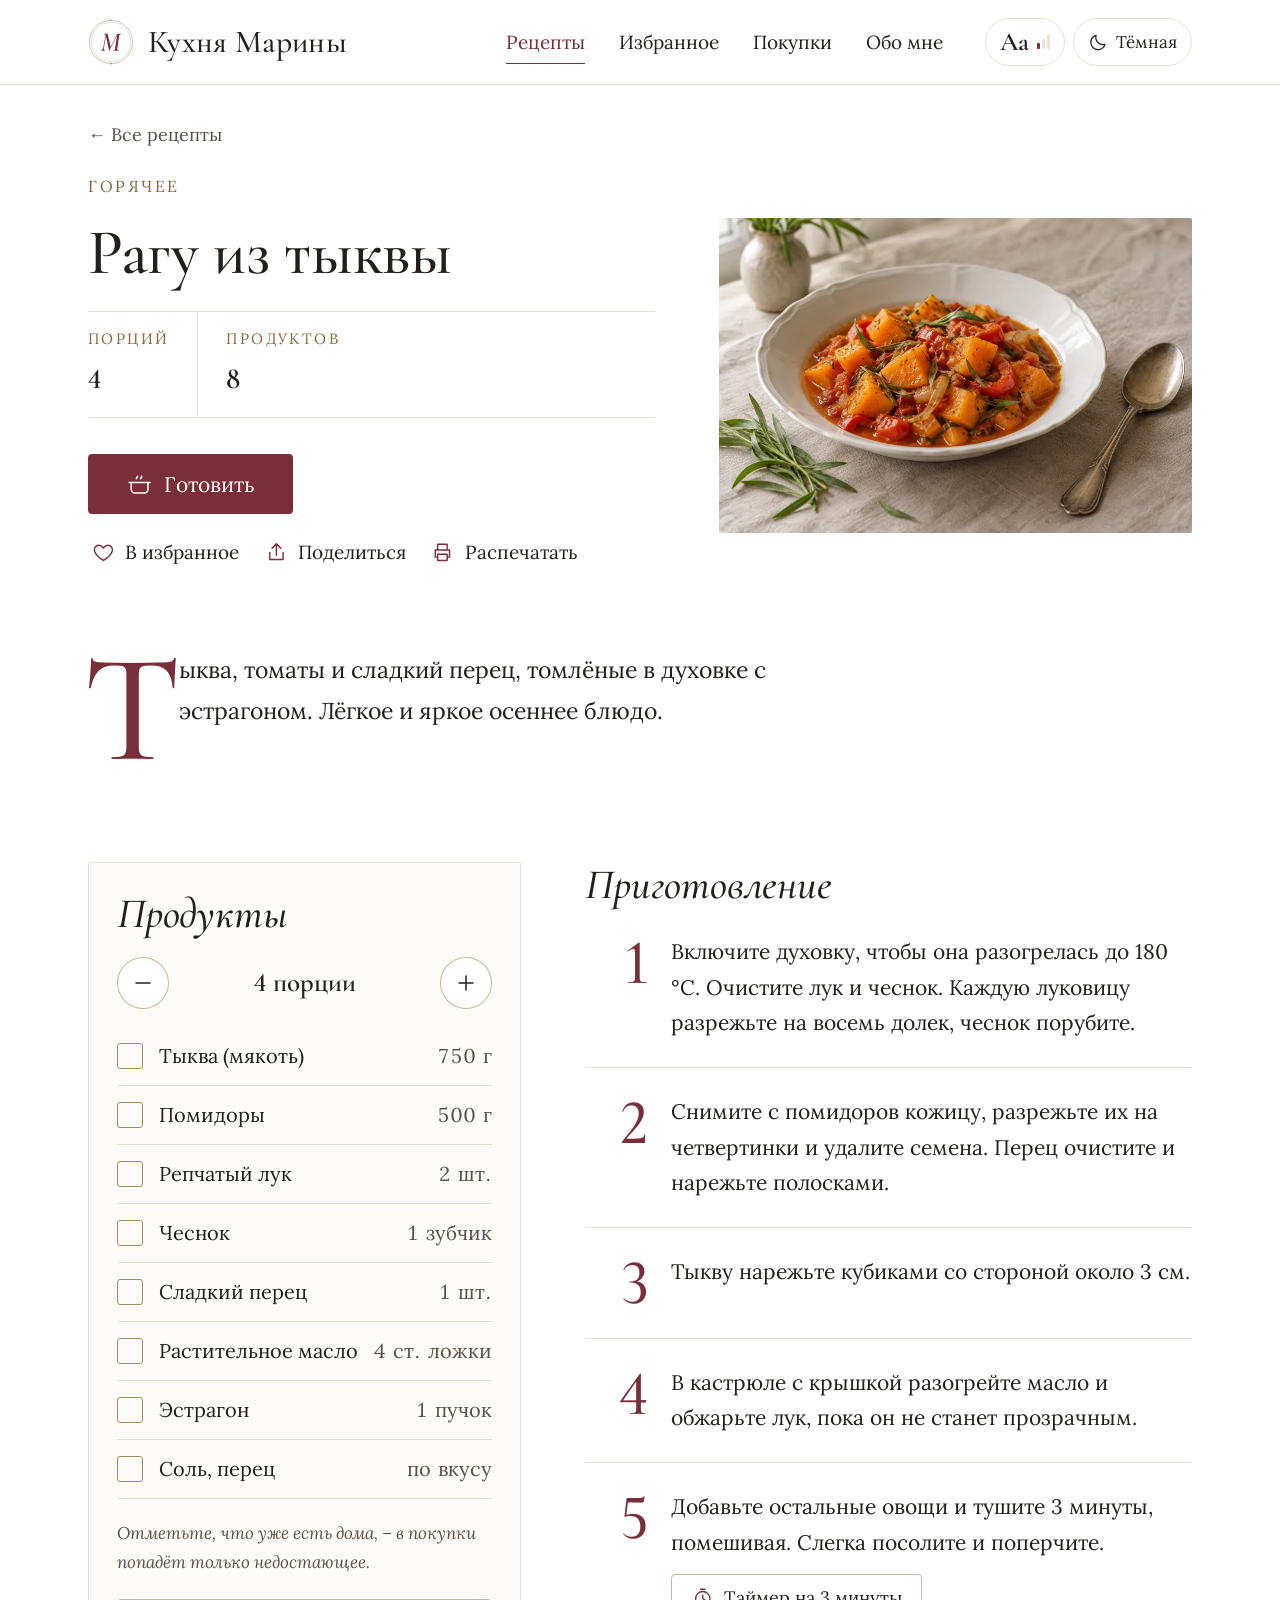
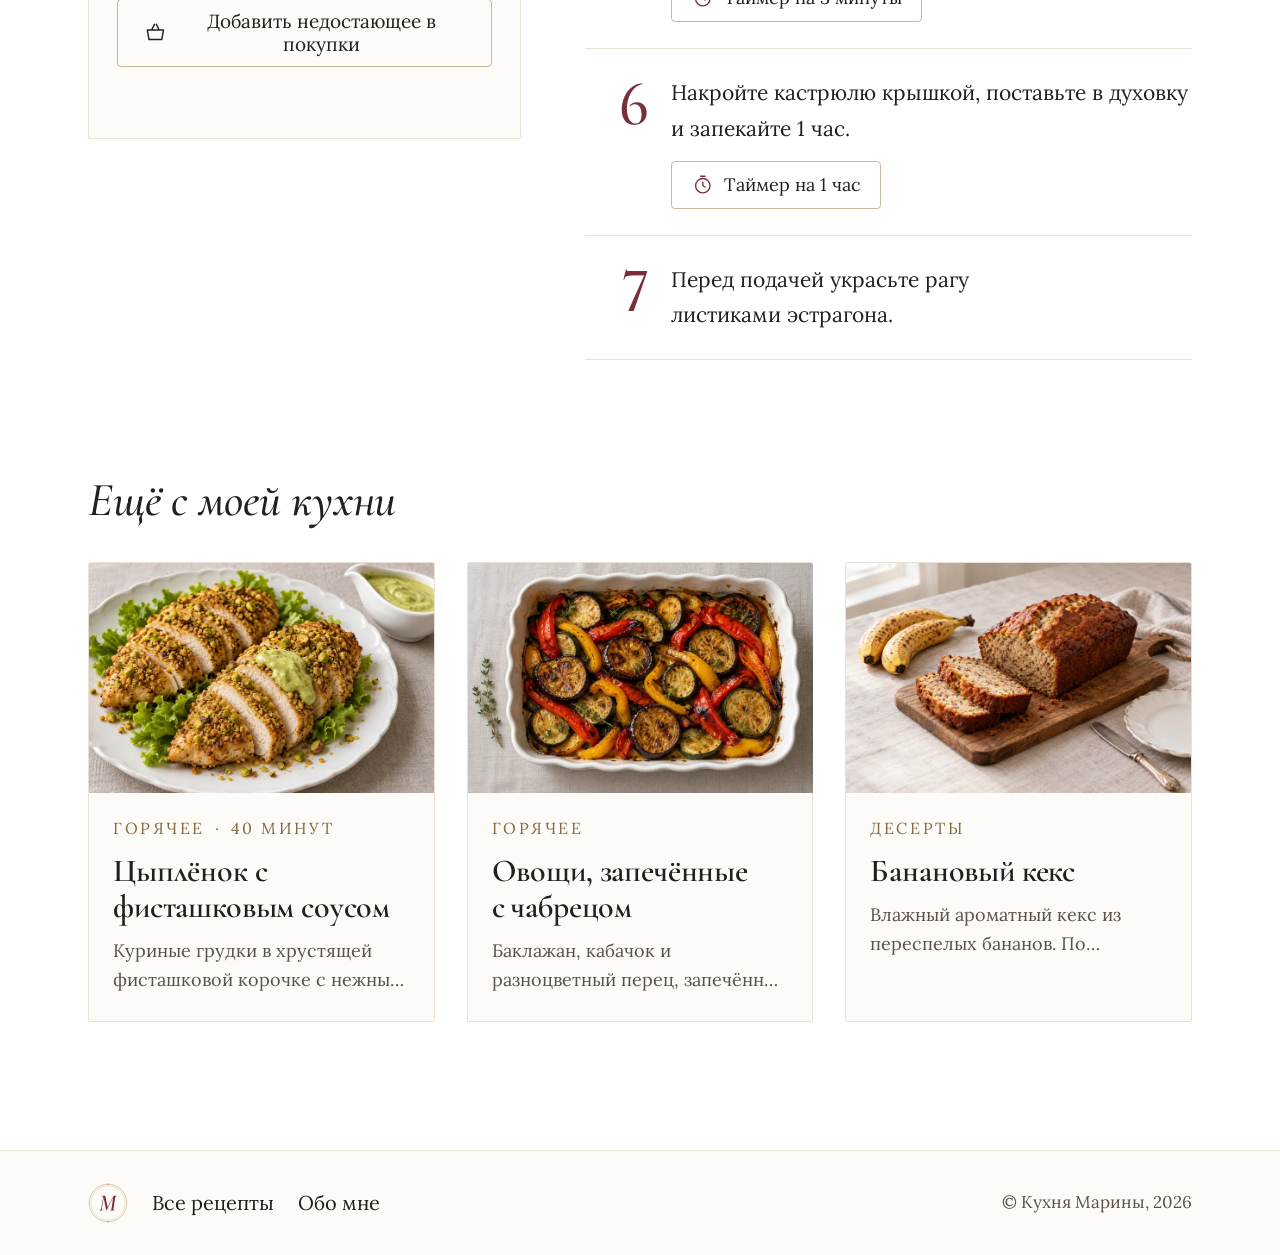
<file: recipes/ragu-iz-tykvy/index.html>
<!DOCTYPE html><html lang="ru"><head><meta charset="utf-8"><meta name="viewport" content="width=device-width, initial-scale=1, viewport-fit=cover"><title>Рагу из тыквы – Кухня Марины</title><meta name="description" content="Тыква, томаты и сладкий перец, томлёные в духовке с эстрагоном. Лёгкое и яркое осеннее блюдо."><link rel="canonical" href="https://myst-ery.github.io/recipes/ragu-iz-tykvy/"><link rel="preload" as="image" type="image/webp" imagesrcset="/images/recipes/ragu-iz-tykvy-800.webp 800w, /images/recipes/ragu-iz-tykvy-1600.webp 1536w" imagesizes="(max-width: 859px) calc(100vw - 40px), 560px" fetchpriority="high"><link rel="icon" href="/favicon.svg" type="image/svg+xml"><link rel="apple-touch-icon" href="/apple-touch-icon.png"><link rel="manifest" href="/manifest.webmanifest"><meta name="theme-color" content="#ffffff" media="(prefers-color-scheme: light)"><meta name="theme-color" content="#1b1816" media="(prefers-color-scheme: dark)"><meta property="og:type" content="article"><meta property="og:site_name" content="Кухня Марины"><meta property="og:locale" content="ru_RU"><meta property="og:title" content="Рагу из тыквы"><meta property="og:description" content="Тыква, томаты и сладкий перец, томлёные в духовке с эстрагоном. Лёгкое и яркое осеннее блюдо."><meta property="og:url" content="https://myst-ery.github.io/recipes/ragu-iz-tykvy/"><meta property="og:image" content="https://myst-ery.github.io/og/ragu-iz-tykvy.jpg"><meta property="og:image:width" content="1200"><meta property="og:image:height" content="630"><meta name="twitter:card" content="summary_large_image"><meta name="twitter:title" content="Рагу из тыквы"><meta name="twitter:description" content="Тыква, томаты и сладкий перец, томлёные в духовке с эстрагоном. Лёгкое и яркое осеннее блюдо."><meta name="twitter:image" content="https://myst-ery.github.io/og/ragu-iz-tykvy.jpg"><script type="application/ld+json">{"@context":"https://schema.org","@type":"Recipe","name":"Рагу из тыквы","description":"Тыква, томаты и сладкий перец, томлёные в духовке с эстрагоном. Лёгкое и яркое осеннее блюдо.","image":["https://myst-ery.github.io/images/recipes/ragu-iz-tykvy.jpg"],"url":"https://myst-ery.github.io/recipes/ragu-iz-tykvy/","author":{"@type":"Person","name":"Марина"},"datePublished":"2026-10-05","recipeCategory":"Горячее","recipeYield":"4","recipeIngredient":["Тыква (мякоть) – 750 г","Помидоры – 500 г","Репчатый лук – 2 шт.","Чеснок – 1 зубчик","Сладкий перец – 1 шт.","Растительное масло – 4 ст. ложки","Эстрагон – 1 пучок","Соль, перец – по вкусу"],"recipeInstructions":[{"@type":"HowToStep","position":1,"text":"Включите духовку, чтобы она разогрелась до 180 °C. Очистите лук и чеснок. Каждую луковицу разрежьте на восемь долек, чеснок порубите."},{"@type":"HowToStep","position":2,"text":"Снимите с помидоров кожицу, разрежьте их на четвертинки и удалите семена. Перец очистите и нарежьте полосками."},{"@type":"HowToStep","position":3,"text":"Тыкву нарежьте кубиками со стороной около 3 см."},{"@type":"HowToStep","position":4,"text":"В кастрюле с крышкой разогрейте масло и обжарьте лук, пока он не станет прозрачным."},{"@type":"HowToStep","position":5,"text":"Добавьте остальные овощи и тушите 3 минуты, помешивая. Слегка посолите и поперчите."},{"@type":"HowToStep","position":6,"text":"Накройте кастрюлю крышкой, поставьте в духовку и запекайте 1 час."},{"@type":"HowToStep","position":7,"text":"Перед подачей украсьте рагу листиками эстрагона."}]}</script><script>
      (function () {
        var d = document.documentElement;
        function apply() {
          d.classList.add('js');
          try {
            var s = JSON.parse(localStorage.getItem('km:settings') || '{}');
            if (s.theme === 'light' || s.theme === 'dark') d.dataset.theme = s.theme;
            if (s.size === 'large' || s.size === 'xlarge') d.dataset.size = s.size;
          } catch (e) {}
        }
        apply();
        document.addEventListener('astro:after-swap', apply);
      })();
    </script><meta name="astro-view-transitions-enabled" content="true"><meta name="astro-view-transitions-fallback" content="animate"><script type="module" src="/_astro/ClientRouter.astro_astro_type_script_index_0_lang.ClSD9gNq.js"></script><link rel="stylesheet" href="/_astro/Base.C4GfyK1i.css"><script type="module" src="/_astro/page.CFYkGvk_.js"></script><style>[data-astro-transition-scope="astro-typyj2n2-1"] { view-transition-name: astro-typyj2n2-1; }@layer astro { ::view-transition-old(astro-typyj2n2-1) { animation: none; opacity: 0; mix-blend-mode: normal; }::view-transition-new(astro-typyj2n2-1) { animation: none; mix-blend-mode: normal; }::view-transition-group(astro-typyj2n2-1) { animation: none } }[data-astro-transition-fallback="old"] [data-astro-transition-scope="astro-typyj2n2-1"],
			[data-astro-transition-fallback="old"][data-astro-transition-scope="astro-typyj2n2-1"] { animation: none; mix-blend-mode: normal; }[data-astro-transition-fallback="new"] [data-astro-transition-scope="astro-typyj2n2-1"],
			[data-astro-transition-fallback="new"][data-astro-transition-scope="astro-typyj2n2-1"] { animation: none; mix-blend-mode: normal; }</style><style>[data-astro-transition-scope="astro-kxw5hcx6-2"] { view-transition-name: astro-kxw5hcx6-2; }@layer astro { ::view-transition-old(astro-kxw5hcx6-2) { animation: none; opacity: 0; mix-blend-mode: normal; }::view-transition-new(astro-kxw5hcx6-2) { animation: none; mix-blend-mode: normal; }::view-transition-group(astro-kxw5hcx6-2) { animation: none } }[data-astro-transition-fallback="old"] [data-astro-transition-scope="astro-kxw5hcx6-2"],
			[data-astro-transition-fallback="old"][data-astro-transition-scope="astro-kxw5hcx6-2"] { animation: none; mix-blend-mode: normal; }[data-astro-transition-fallback="new"] [data-astro-transition-scope="astro-kxw5hcx6-2"],
			[data-astro-transition-fallback="new"][data-astro-transition-scope="astro-kxw5hcx6-2"] { animation: none; mix-blend-mode: normal; }</style></head><body><a class="skip-link" href="#main">Перейти к содержанию</a><header data-astro-transition-scope="astro-typyj2n2-1" class="site-header"><div class="container header-row"><a class="brand" href="/" aria-label="Кухня Марины – на главную"><svg class="monogram" width="46" height="46" viewBox="0 0 100 100" aria-hidden="true"><circle cx="50" cy="50" r="47" fill="none" stroke="var(--gold)" stroke-width="1.1"></circle><circle cx="50" cy="50" r="43" fill="none" stroke="var(--gold)" stroke-width="0.6"></circle><path d="M50 0.8l2 2.2-2 2.2-2-2.2zM50 94.8l2 2.2-2 2.2-2-2.2z" fill="var(--gold)"></path><path d="M57 76L57 76Q56.8 76 56.8 75.5Q56.8 75 57 75L57 75Q59.4 75 60.6 74.6Q61.8 74.2 62.3 73Q62.9 71.8 63.2 69.5L63.2 69.5L68.9 31.3L46.6 75.4Q46.5 75.8 46 75.7Q45.6 75.7 45.5 75.4L45.5 75.4L36.6 33L30.6 66.2Q29.8 70.5 30.8 72.8Q31.8 75 34.6 75L34.6 75Q34.9 75 34.9 75.5Q34.9 76 34.6 76L34.6 76Q33.2 76 31.6 75.9Q29.9 75.8 27.8 75.8L27.8 75.8Q26 75.8 24.4 75.9Q22.7 76 21.2 76L21.2 76Q21 76 21 75.5Q21 75 21.2 75L21.2 75Q23.9 75 25.8 72.8Q27.8 70.6 28.6 66.3L28.6 66.3L35.4 29.6Q35.1 29.2 34.9 28.9L34.9 28.9Q33.7 27.7 32.4 27.3Q31 27 29.8 27L29.8 27Q29.7 27 29.7 26.5Q29.7 26 29.8 26L29.8 26Q30.9 26 32.1 26.1Q33.4 26.2 34.7 26.2L34.7 26.2Q36.6 26.2 38.1 26.1Q39.6 26 40.4 26L40.4 26Q41.3 26 41.8 26.8Q42.2 27.6 42.8 30.2L42.8 30.2L50.2 65L68.8 28Q69.8 26 71.6 26L71.6 26Q72.2 26 73.6 26.1Q75 26.2 76.2 26.2L76.2 26.2Q77.9 26.2 79.1 26.1Q80.2 26 81.4 26L81.4 26Q81.6 26 81.6 26.5Q81.6 27 81.4 27L81.4 27Q78.8 27 77.4 28Q75.9 29 75.4 32.3L75.4 32.3L69.9 69.5Q69.4 73 70.2 74Q71 75 74.2 75L74.2 75Q74.5 75 74.5 75.5Q74.5 76 74.2 76L74.2 76Q72.6 76 70.4 75.9Q68.2 75.8 65.6 75.8L65.6 75.8Q63.1 75.8 61 75.9Q58.8 76 57 76Z" fill="var(--accent)" transform="translate(50 50.5) scale(0.74) translate(-51.3 -51)"></path></svg><span class="brand-name">Кухня Марины</span></a><nav class="main-nav" aria-label="Разделы сайта"><a href="/recipes/" class="nav-link active" aria-current="page">Рецепты</a><a href="/favorites/" class="nav-link">Избранное</a><a href="/shopping/" class="nav-link">Покупки</a><a href="/about/" class="nav-link">Обо мне</a></nav><div class="header-tools"><button class="tool-btn" type="button" data-action="font-size" aria-label="Аа – размер шрифта: обычный" title="Размер шрифта"><span class="tool-aa" aria-hidden="true">Аа</span><span class="size-steps" aria-hidden="true"><i></i><i></i><i></i></span></button><button class="tool-btn" type="button" data-action="theme" aria-label="Тёмная тема" title="Светлая или тёмная тема"><svg class="icon theme-moon" viewBox="0 0 24 24" aria-hidden="true" focusable="false"><path d="M20 14.5A8.5 8.5 0 0 1 9.5 4 8.5 8.5 0 1 0 20 14.5z" fill="none" stroke="currentColor" stroke-width="1.5" stroke-linecap="round" stroke-linejoin="round"></path></svg><svg class="icon theme-sun" viewBox="0 0 24 24" aria-hidden="true" focusable="false"><path d="M12 16.5a4.5 4.5 0 1 0 0-9 4.5 4.5 0 0 0 0 9zM12 2v2M12 20v2M2 12h2M20 12h2M4.9 4.9l1.4 1.4M17.7 17.7l1.4 1.4M4.9 19.1l1.4-1.4M17.7 6.3l1.4-1.4" fill="none" stroke="currentColor" stroke-width="1.5" stroke-linecap="round" stroke-linejoin="round"></path></svg><span class="tool-label theme-label-dark">Тёмная</span><span class="tool-label theme-label-light">Светлая</span></button></div></div></header><nav data-astro-transition-scope="astro-kxw5hcx6-2" class="bottom-nav" aria-label="Быстрые разделы"><a href="/" class="bottom-link"><svg class="icon" viewBox="0 0 24 24" aria-hidden="true" focusable="false"><path d="M3.5 11 12 4l8.5 7M6 9.5V20h12V9.5" fill="none" stroke="currentColor" stroke-width="1.5" stroke-linecap="round" stroke-linejoin="round"></path></svg><span>Главная</span></a><a href="/recipes/" class="bottom-link active" aria-current="page"><svg class="icon" viewBox="0 0 24 24" aria-hidden="true" focusable="false"><path d="M4 5.5C6.5 4 9.5 4 12 5.5 14.5 4 17.5 4 20 5.5V19c-2.5-1.5-5.5-1.5-8 0-2.5-1.5-5.5-1.5-8 0zM12 5.5V19" fill="none" stroke="currentColor" stroke-width="1.5" stroke-linecap="round" stroke-linejoin="round"></path></svg><span>Рецепты</span></a><a href="/favorites/" class="bottom-link"><svg class="icon" viewBox="0 0 24 24" aria-hidden="true" focusable="false"><path d="M12 20.5s-7.5-4.6-9.2-9.4C1.6 7.6 3.9 4.5 7.2 4.5c2 0 3.5 1.1 4.8 2.9 1.3-1.8 2.8-2.9 4.8-2.9 3.3 0 5.6 3.1 4.4 6.6-1.7 4.8-9.2 9.4-9.2 9.4z" fill="none" stroke="currentColor" stroke-width="1.5" stroke-linecap="round" stroke-linejoin="round"></path></svg><span>Избранное</span></a><a href="/shopping/" class="bottom-link"><svg class="icon" viewBox="0 0 24 24" aria-hidden="true" focusable="false"><path d="M9 6.5h11M9 12h11M9 17.5h11M4.5 6.5h.01M4.5 12h.01M4.5 17.5h.01" fill="none" stroke="currentColor" stroke-width="1.5" stroke-linecap="round" stroke-linejoin="round"></path></svg><span>Покупки</span></a></nav><main id="main"><article class="container recipe-page"><div class="print-only print-head" aria-hidden="true"><svg class="monogram" width="44" height="44" viewBox="0 0 100 100" aria-hidden="true"><circle cx="50" cy="50" r="47" fill="none" stroke="var(--gold)" stroke-width="1.1"></circle><circle cx="50" cy="50" r="43" fill="none" stroke="var(--gold)" stroke-width="0.6"></circle><path d="M50 0.8l2 2.2-2 2.2-2-2.2zM50 94.8l2 2.2-2 2.2-2-2.2z" fill="var(--gold)"></path><path d="M57 76L57 76Q56.8 76 56.8 75.5Q56.8 75 57 75L57 75Q59.4 75 60.6 74.6Q61.8 74.2 62.3 73Q62.9 71.8 63.2 69.5L63.2 69.5L68.9 31.3L46.6 75.4Q46.5 75.8 46 75.7Q45.6 75.7 45.5 75.4L45.5 75.4L36.6 33L30.6 66.2Q29.8 70.5 30.8 72.8Q31.8 75 34.6 75L34.6 75Q34.9 75 34.9 75.5Q34.9 76 34.6 76L34.6 76Q33.2 76 31.6 75.9Q29.9 75.8 27.8 75.8L27.8 75.8Q26 75.8 24.4 75.9Q22.7 76 21.2 76L21.2 76Q21 76 21 75.5Q21 75 21.2 75L21.2 75Q23.9 75 25.8 72.8Q27.8 70.6 28.6 66.3L28.6 66.3L35.4 29.6Q35.1 29.2 34.9 28.9L34.9 28.9Q33.7 27.7 32.4 27.3Q31 27 29.8 27L29.8 27Q29.7 27 29.7 26.5Q29.7 26 29.8 26L29.8 26Q30.9 26 32.1 26.1Q33.4 26.2 34.7 26.2L34.7 26.2Q36.6 26.2 38.1 26.1Q39.6 26 40.4 26L40.4 26Q41.3 26 41.8 26.8Q42.2 27.6 42.8 30.2L42.8 30.2L50.2 65L68.8 28Q69.8 26 71.6 26L71.6 26Q72.2 26 73.6 26.1Q75 26.2 76.2 26.2L76.2 26.2Q77.9 26.2 79.1 26.1Q80.2 26 81.4 26L81.4 26Q81.6 26 81.6 26.5Q81.6 27 81.4 27L81.4 27Q78.8 27 77.4 28Q75.9 29 75.4 32.3L75.4 32.3L69.9 69.5Q69.4 73 70.2 74Q71 75 74.2 75L74.2 75Q74.5 75 74.5 75.5Q74.5 76 74.2 76L74.2 76Q72.6 76 70.4 75.9Q68.2 75.8 65.6 75.8L65.6 75.8Q63.1 75.8 61 75.9Q58.8 76 57 76Z" fill="var(--accent)" transform="translate(50 50.5) scale(0.74) translate(-51.3 -51)"></path></svg><span>Кухня Марины</span></div><img class="print-only print-photo" data-print-src="/images/recipes/ragu-iz-tykvy.jpg" alt="" width="1200" height="800"><a class="back" href="/recipes/">← Все рецепты</a><header class="recipe-hero"><div class="recipe-intro"><p class="kicker">Горячее</p><h1 style="view-transition-name:title-ragu-iz-tykvy">Рагу из тыквы</h1><dl class="facts"><div class="fact"><dt>Порций</dt><dd>4</dd></div><div class="fact"><dt>Продуктов</dt><dd>8</dd></div></dl><style>astro-island,astro-slot,astro-static-slot{display:contents}</style><script>(function(){let e=(e,t)=>{let n=async()=>{await(await e())()},r=typeof t.value==`object`?t.value:void 0,i={timeout:r==null?void 0:r.timeout};`requestIdleCallback`in window?window.requestIdleCallback(n,i):setTimeout(n,i.timeout||200)};(self.Astro||(self.Astro={})).idle=e,window.dispatchEvent(new Event(`astro:idle`))})();</script><script>(function(){function e(t){"@babel/helpers - typeof";return e=typeof Symbol==`function`&&typeof Symbol.iterator==`symbol`?function(e){return typeof e}:function(e){return e&&typeof Symbol==`function`&&e.constructor===Symbol&&e!==Symbol.prototype?`symbol`:typeof e},e(t)}function t(t,n){if(e(t)!=`object`||!t)return t;var r=t[Symbol.toPrimitive];if(r!==void 0){var i=r.call(t,n||`default`);if(e(i)!=`object`)return i;throw TypeError(`@@toPrimitive must return a primitive value.`)}return(n===`string`?String:Number)(t)}function n(n){var r=t(n,`string`);return e(r)==`symbol`?r:r+``}function r(e,t,r){return(t=n(t))in e?Object.defineProperty(e,t,{value:r,enumerable:!0,configurable:!0,writable:!0}):e[t]=r,e}let i=/* @__PURE__ */ new Set([`__proto__`,`constructor`,`prototype`]);{let e={0:e=>a(e),1:e=>n(e),2:e=>new RegExp(e),3:e=>new Date(e),4:e=>new Map(n(e)),5:e=>new Set(n(e)),6:e=>BigInt(e),7:e=>new URL(e),8:e=>new Uint8Array(e),9:e=>new Uint16Array(e),10:e=>new Uint32Array(e),11:e=>1/0*e},t=t=>{let[n,r]=t;return n in e?e[n](r):void 0},n=e=>e.map(t),a=e=>typeof e!=`object`||!e?e:Object.fromEntries(Object.entries(e).map(([e,n])=>[e,t(n)]));class o extends HTMLElement{constructor(...e){super(...e),r(this,`Component`,void 0),r(this,`hydrator`,void 0),r(this,`hydrate`,async()=>{var e;if(!this.hydrator||!this.isConnected)return;let t=(e=this.parentElement)==null?void 0:e.closest(`astro-island[ssr]`);if(t){t.addEventListener(`astro:hydrate`,this.hydrate,{once:!0});return}let n=this.querySelectorAll(`astro-slot`),r={},i=this.querySelectorAll(`template[data-astro-template]`);for(let e of i){let t=e.closest(this.tagName);t!=null&&t.isSameNode(this)&&(r[e.getAttribute(`data-astro-template`)||`default`]=e.innerHTML,e.remove())}for(let e of n){let t=e.closest(this.tagName);t!=null&&t.isSameNode(this)&&(r[e.getAttribute(`name`)||`default`]=e.innerHTML)}let o;try{o=this.hasAttribute(`props`)?a(JSON.parse(this.getAttribute(`props`))):{}}catch(e){let t=this.getAttribute(`component-url`)||`<unknown>`,n=this.getAttribute(`component-export`);throw n&&(t+=` (export ${n})`),console.error(`[hydrate] Error parsing props for component ${t}`,this.getAttribute(`props`),e),e}await this.hydrator(this)(this.Component,o,r,{client:this.getAttribute(`client`)}),this.removeAttribute(`ssr`),this.dispatchEvent(new CustomEvent(`astro:hydrate`))}),r(this,`unmount`,()=>{this.isConnected||this.dispatchEvent(new CustomEvent(`astro:unmount`))})}disconnectedCallback(){document.removeEventListener(`astro:after-swap`,this.unmount),document.addEventListener(`astro:after-swap`,this.unmount,{once:!0})}connectedCallback(){if(!this.hasAttribute(`await-children`)||document.readyState===`interactive`||document.readyState===`complete`)this.childrenConnectedCallback();else{let e=()=>{document.removeEventListener(`DOMContentLoaded`,e),t.disconnect(),this.childrenConnectedCallback()},t=new MutationObserver(()=>{var t;((t=this.lastChild)==null?void 0:t.nodeType)===Node.COMMENT_NODE&&this.lastChild.nodeValue===`astro:end`&&(this.lastChild.remove(),e())});t.observe(this,{childList:!0}),document.addEventListener(`DOMContentLoaded`,e)}}async childrenConnectedCallback(){let e=this.getAttribute(`before-hydration-url`);e&&await import(e),this.start()}getRetryImportUrl(e){let t=new URL(e,document.baseURI);return t.searchParams.set(`astro-retry`,Date.now().toString()),t.toString()}async importWithRetry(e){try{return await import(e)}catch(t){return await new Promise(e=>setTimeout(e,1e3)),import(this.getRetryImportUrl(e))}}handleHydrationError(e){let t=this.getAttribute(`component-url`),n=new CustomEvent(`astro:hydration-error`,{cancelable:!0,bubbles:!0,composed:!0,detail:{error:e,componentUrl:t}});this.dispatchEvent(n)&&console.error(`[astro-island] Error hydrating ${t}`,e)}async start(){let e=JSON.parse(this.getAttribute(`opts`)),t=this.getAttribute(`client`);if(Astro[t]===void 0){window.addEventListener(`astro:${t}`,()=>this.start(),{once:!0});return}try{await Astro[t](async()=>{let e=this.getAttribute(`renderer-url`);try{let[t,{default:n}]=await Promise.all([this.importWithRetry(this.getAttribute(`component-url`)),e?this.importWithRetry(e):Promise.resolve({default:()=>()=>{}})]),r=this.getAttribute(`component-export`)||`default`;if(r.includes(`.`)){this.Component=t;for(let e of r.split(`.`)){if(i.has(e)||!this.Component||typeof this.Component!=`object`&&typeof this.Component!=`function`||!Object.hasOwn(this.Component,e))throw Error(`Invalid component export path: ${r}`);this.Component=this.Component[e]}}else{if(i.has(r))throw Error(`Invalid component export path: ${r}`);this.Component=t[r]}return this.hydrator=n,this.hydrate}catch(e){return this.handleHydrationError(e),()=>{}}},e,this)}catch(e){this.handleHydrationError(e)}}attributeChangedCallback(){this.hydrate()}}r(o,`observedAttributes`,[`props`]),customElements.get(`astro-island`)||customElements.define(`astro-island`,o)}})();</script><astro-island uid="1qHuCF" prefix="r6" component-url="/_astro/RecipeActions.DEMdkxj8.js" component-export="default" renderer-url="/_astro/client.DhnMnjx5.js" props="{&quot;slug&quot;:[0,&quot;ragu-iz-tykvy&quot;],&quot;title&quot;:[0,&quot;Рагу из тыквы&quot;],&quot;canCook&quot;:[0,true]}" ssr client="idle" opts="{&quot;name&quot;:&quot;RecipeActions&quot;,&quot;value&quot;:true}" await-children><div class="recipe-actions"><button type="button" class="btn btn-primary btn-lg btn-cook"><svg class="icon " viewBox="0 0 24 24" aria-hidden="true" focusable="false"><path d="M4 10h16v6.5a3.5 3.5 0 0 1-3.5 3.5h-9A3.5 3.5 0 0 1 4 16.5zM2 10h2M20 10h2M9 6.5c0-1 1-1.5 1-2.5M13 6.5c0-1 1-1.5 1-2.5" fill="none" stroke="currentColor" stroke-width="1.5" stroke-linecap="round" stroke-linejoin="round"></path></svg>Готовить</button><div class="quiet-actions"><button type="button" class="btn btn-quiet fav-btn" aria-pressed="false"><span style="display:inline-flex"><svg class="icon " viewBox="0 0 24 24" aria-hidden="true" focusable="false"><path d="M12 20.5s-7.5-4.6-9.2-9.4C1.6 7.6 3.9 4.5 7.2 4.5c2 0 3.5 1.1 4.8 2.9 1.3-1.8 2.8-2.9 4.8-2.9 3.3 0 5.6 3.1 4.4 6.6-1.7 4.8-9.2 9.4-9.2 9.4z" fill="none" stroke="currentColor" stroke-width="1.5" stroke-linecap="round" stroke-linejoin="round"></path></svg></span>В избранное</button><button type="button" class="btn btn-quiet" aria-expanded="false" aria-controls="share-panel"><svg class="icon " viewBox="0 0 24 24" aria-hidden="true" focusable="false"><path d="M12 3v12M7.5 7.5 12 3l4.5 4.5M5 12v7.5h14V12" fill="none" stroke="currentColor" stroke-width="1.5" stroke-linecap="round" stroke-linejoin="round"></path></svg>Поделиться</button><button type="button" class="btn btn-quiet"><svg class="icon " viewBox="0 0 24 24" aria-hidden="true" focusable="false"><path d="M7 8.5V3.5h10v5M7 17H4.5v-7.5h15V17H17M7 14h10v6.5H7z" fill="none" stroke="currentColor" stroke-width="1.5" stroke-linecap="round" stroke-linejoin="round"></path></svg>Распечатать</button></div></div><div id="share-panel" class="share-panel" hidden=""><p>Отправьте рецепт друзьям:</p><div class="share-links"><a class="btn btn-outline" href="https://connect.ok.ru/offer?url=&amp;title=%D0%A0%D0%B5%D1%86%D0%B5%D0%BF%D1%82%20%C2%AB%D0%A0%D0%B0%D0%B3%D1%83%20%D0%B8%D0%B7%20%D1%82%D1%8B%D0%BA%D0%B2%D1%8B%C2%BB" target="_blank" rel="noopener noreferrer">Одноклассники</a><a class="btn btn-outline" href="https://vk.com/share.php?url=&amp;title=%D0%A0%D0%B5%D1%86%D0%B5%D0%BF%D1%82%20%C2%AB%D0%A0%D0%B0%D0%B3%D1%83%20%D0%B8%D0%B7%20%D1%82%D1%8B%D0%BA%D0%B2%D1%8B%C2%BB" target="_blank" rel="noopener noreferrer">ВКонтакте</a><a class="btn btn-outline" href="https://t.me/share/url?url=&amp;text=%D0%A0%D0%B5%D1%86%D0%B5%D0%BF%D1%82%20%C2%AB%D0%A0%D0%B0%D0%B3%D1%83%20%D0%B8%D0%B7%20%D1%82%D1%8B%D0%BA%D0%B2%D1%8B%C2%BB" target="_blank" rel="noopener noreferrer">Telegram</a><button type="button" class="btn btn-outline"><svg class="icon " viewBox="0 0 24 24" aria-hidden="true" focusable="false"><path d="M9 9h11v11H9zM5 15H4V4h11v1" fill="none" stroke="currentColor" stroke-width="1.5" stroke-linecap="round" stroke-linejoin="round"></path></svg>Скопировать ссылку</button></div><p aria-live="polite" style="margin:0"></p></div><!--astro:end--></astro-island></div><div class="cover-wrap"><div class="cover cover-large cat-main" style="view-transition-name:cover-ragu-iz-tykvy"><picture><source type="image/webp" srcSet="/images/recipes/ragu-iz-tykvy-800.webp 800w, /images/recipes/ragu-iz-tykvy-1600.webp 1536w" sizes="(max-width: 859px) calc(100vw - 40px), 560px"/><img src="/images/recipes/ragu-iz-tykvy.jpg" alt="Рагу из тыквы" width="1200" height="800" loading="eager" decoding="sync" fetchPriority="high" class="cover-img"/></picture></div></div></header><div class="narrow lede-wrap"><p class="lede">Тыква, томаты и сладкий перец, томлёные в духовке с эстрагоном. Лёгкое и яркое осеннее блюдо.</p></div><astro-island uid="Z2kIfXt" prefix="r8" component-url="/_astro/RecipeBody.DSc274Yz.js" component-export="default" renderer-url="/_astro/client.DhnMnjx5.js" props="{&quot;slug&quot;:[0,&quot;ragu-iz-tykvy&quot;],&quot;title&quot;:[0,&quot;Рагу из тыквы&quot;],&quot;servings&quot;:[0,4],&quot;ingredients&quot;:[1,[[0,{&quot;kind&quot;:[0,&quot;item&quot;],&quot;name&quot;:[0,&quot;Тыква (мякоть)&quot;],&quot;amount&quot;:[0,&quot;750 г&quot;]}],[0,{&quot;kind&quot;:[0,&quot;item&quot;],&quot;name&quot;:[0,&quot;Помидоры&quot;],&quot;amount&quot;:[0,&quot;500 г&quot;]}],[0,{&quot;kind&quot;:[0,&quot;item&quot;],&quot;name&quot;:[0,&quot;Репчатый лук&quot;],&quot;amount&quot;:[0,&quot;2 шт.&quot;]}],[0,{&quot;kind&quot;:[0,&quot;item&quot;],&quot;name&quot;:[0,&quot;Чеснок&quot;],&quot;amount&quot;:[0,&quot;1 зубчик&quot;]}],[0,{&quot;kind&quot;:[0,&quot;item&quot;],&quot;name&quot;:[0,&quot;Сладкий перец&quot;],&quot;amount&quot;:[0,&quot;1 шт.&quot;]}],[0,{&quot;kind&quot;:[0,&quot;item&quot;],&quot;name&quot;:[0,&quot;Растительное масло&quot;],&quot;amount&quot;:[0,&quot;4 ст. ложки&quot;]}],[0,{&quot;kind&quot;:[0,&quot;item&quot;],&quot;name&quot;:[0,&quot;Эстрагон&quot;],&quot;amount&quot;:[0,&quot;1 пучок&quot;]}],[0,{&quot;kind&quot;:[0,&quot;item&quot;],&quot;name&quot;:[0,&quot;Соль, перец&quot;],&quot;amount&quot;:[0,&quot;по вкусу&quot;]}]]],&quot;steps&quot;:[1,[[0,{&quot;text&quot;:[0,&quot;Включите духовку, чтобы она разогрелась до 180 °C. Очистите лук и чеснок. Каждую луковицу разрежьте на восемь долек, чеснок порубите.&quot;],&quot;photo&quot;:[0,null]}],[0,{&quot;text&quot;:[0,&quot;Снимите с помидоров кожицу, разрежьте их на четвертинки и удалите семена. Перец очистите и нарежьте полосками.&quot;],&quot;photo&quot;:[0,null]}],[0,{&quot;text&quot;:[0,&quot;Тыкву нарежьте кубиками со стороной около 3 см.&quot;],&quot;photo&quot;:[0,null]}],[0,{&quot;text&quot;:[0,&quot;В кастрюле с крышкой разогрейте масло и обжарьте лук, пока он не станет прозрачным.&quot;],&quot;photo&quot;:[0,null]}],[0,{&quot;text&quot;:[0,&quot;Добавьте остальные овощи и тушите 3 минуты, помешивая. Слегка посолите и поперчите.&quot;],&quot;photo&quot;:[0,null]}],[0,{&quot;text&quot;:[0,&quot;Накройте кастрюлю крышкой, поставьте в духовку и запекайте 1 час.&quot;],&quot;photo&quot;:[0,null]}],[0,{&quot;text&quot;:[0,&quot;Перед подачей украсьте рагу листиками эстрагона.&quot;],&quot;photo&quot;:[0,null]}]]],&quot;tip&quot;:[0,null]}" ssr client="idle" opts="{&quot;name&quot;:&quot;RecipeBody&quot;,&quot;value&quot;:true}" await-children><div class="recipe-body"><aside class="ingredients" aria-labelledby="ingredients-title"><h2 id="ingredients-title">Продукты</h2><div class="scaler"><button type="button" class="round-btn" aria-label="Меньше порций"><svg class="icon " viewBox="0 0 24 24" aria-hidden="true" focusable="false"><path d="M5 12h14" fill="none" stroke="currentColor" stroke-width="1.5" stroke-linecap="round" stroke-linejoin="round"></path></svg></button><output aria-live="polite">4 порции</output><button type="button" class="round-btn" aria-label="Больше порций"><svg class="icon " viewBox="0 0 24 24" aria-hidden="true" focusable="false"><path d="M12 5v14M5 12h14" fill="none" stroke="currentColor" stroke-width="1.5" stroke-linecap="round" stroke-linejoin="round"></path></svg></button></div><ul class="ing-list"><li class="ing-item"><label><input type="checkbox"/><span class="check" aria-hidden="true"><svg class="icon " viewBox="0 0 24 24" aria-hidden="true" focusable="false"><path d="M5 12.5l4.5 4.5L19 7.5" fill="none" stroke="currentColor" stroke-width="1.5" stroke-linecap="round" stroke-linejoin="round"></path></svg></span><span class="ing-name">Тыква (мякоть)</span><span class="ing-amount">750 г</span></label></li><li class="ing-item"><label><input type="checkbox"/><span class="check" aria-hidden="true"><svg class="icon " viewBox="0 0 24 24" aria-hidden="true" focusable="false"><path d="M5 12.5l4.5 4.5L19 7.5" fill="none" stroke="currentColor" stroke-width="1.5" stroke-linecap="round" stroke-linejoin="round"></path></svg></span><span class="ing-name">Помидоры</span><span class="ing-amount">500 г</span></label></li><li class="ing-item"><label><input type="checkbox"/><span class="check" aria-hidden="true"><svg class="icon " viewBox="0 0 24 24" aria-hidden="true" focusable="false"><path d="M5 12.5l4.5 4.5L19 7.5" fill="none" stroke="currentColor" stroke-width="1.5" stroke-linecap="round" stroke-linejoin="round"></path></svg></span><span class="ing-name">Репчатый лук</span><span class="ing-amount">2 шт.</span></label></li><li class="ing-item"><label><input type="checkbox"/><span class="check" aria-hidden="true"><svg class="icon " viewBox="0 0 24 24" aria-hidden="true" focusable="false"><path d="M5 12.5l4.5 4.5L19 7.5" fill="none" stroke="currentColor" stroke-width="1.5" stroke-linecap="round" stroke-linejoin="round"></path></svg></span><span class="ing-name">Чеснок</span><span class="ing-amount">1 зубчик</span></label></li><li class="ing-item"><label><input type="checkbox"/><span class="check" aria-hidden="true"><svg class="icon " viewBox="0 0 24 24" aria-hidden="true" focusable="false"><path d="M5 12.5l4.5 4.5L19 7.5" fill="none" stroke="currentColor" stroke-width="1.5" stroke-linecap="round" stroke-linejoin="round"></path></svg></span><span class="ing-name">Сладкий перец</span><span class="ing-amount">1 шт.</span></label></li><li class="ing-item"><label><input type="checkbox"/><span class="check" aria-hidden="true"><svg class="icon " viewBox="0 0 24 24" aria-hidden="true" focusable="false"><path d="M5 12.5l4.5 4.5L19 7.5" fill="none" stroke="currentColor" stroke-width="1.5" stroke-linecap="round" stroke-linejoin="round"></path></svg></span><span class="ing-name">Растительное масло</span><span class="ing-amount">4 ст. ложки</span></label></li><li class="ing-item"><label><input type="checkbox"/><span class="check" aria-hidden="true"><svg class="icon " viewBox="0 0 24 24" aria-hidden="true" focusable="false"><path d="M5 12.5l4.5 4.5L19 7.5" fill="none" stroke="currentColor" stroke-width="1.5" stroke-linecap="round" stroke-linejoin="round"></path></svg></span><span class="ing-name">Эстрагон</span><span class="ing-amount">1 пучок</span></label></li><li class="ing-item"><label><input type="checkbox"/><span class="check" aria-hidden="true"><svg class="icon " viewBox="0 0 24 24" aria-hidden="true" focusable="false"><path d="M5 12.5l4.5 4.5L19 7.5" fill="none" stroke="currentColor" stroke-width="1.5" stroke-linecap="round" stroke-linejoin="round"></path></svg></span><span class="ing-name">Соль, перец</span><span class="ing-amount">по вкусу</span></label></li></ul><p class="hint">Отметьте, что уже есть дома, – в покупки попадёт только недостающее.</p><button type="button" class="btn btn-outline shop-btn"><svg class="icon " viewBox="0 0 24 24" aria-hidden="true" focusable="false"><path d="M3.5 9.5h17l-1.8 10H5.3zM8 9.5l3-6M16 9.5l-3-6" fill="none" stroke="currentColor" stroke-width="1.5" stroke-linecap="round" stroke-linejoin="round"></path></svg>Добавить недостающее в покупки</button><p class="shop-status" aria-live="polite"></p></aside><section class="method" aria-labelledby="method-title"><h2 id="method-title">Приготовление</h2><ol class="steps"><li class="step"><span class="step-num" aria-hidden="true">1</span><div><p><span class="visually-hidden">Шаг <!-- -->1<!-- -->. </span>Включите духовку, чтобы она разогрелась до 180 °C. Очистите лук и чеснок. Каждую луковицу разрежьте на восемь долек, чеснок порубите.</p></div></li><li class="step"><span class="step-num" aria-hidden="true">2</span><div><p><span class="visually-hidden">Шаг <!-- -->2<!-- -->. </span>Снимите с помидоров кожицу, разрежьте их на четвертинки и удалите семена. Перец очистите и нарежьте полосками.</p></div></li><li class="step"><span class="step-num" aria-hidden="true">3</span><div><p><span class="visually-hidden">Шаг <!-- -->3<!-- -->. </span>Тыкву нарежьте кубиками со стороной около 3 см.</p></div></li><li class="step"><span class="step-num" aria-hidden="true">4</span><div><p><span class="visually-hidden">Шаг <!-- -->4<!-- -->. </span>В кастрюле с крышкой разогрейте масло и обжарьте лук, пока он не станет прозрачным.</p></div></li><li class="step"><span class="step-num" aria-hidden="true">5</span><div><p><span class="visually-hidden">Шаг <!-- -->5<!-- -->. </span>Добавьте остальные овощи и тушите 3 минуты, помешивая. Слегка посолите и поперчите.</p><div class="step-tools"><button type="button" class="btn btn-outline timer-btn"><svg class="icon " viewBox="0 0 24 24" aria-hidden="true" focusable="false"><path d="M12 21a8 8 0 1 0 0-16 8 8 0 0 0 0 16zM12 9v4l2.5 1.5M9.5 2.5h5" fill="none" stroke="currentColor" stroke-width="1.5" stroke-linecap="round" stroke-linejoin="round"></path></svg>Таймер на <!-- -->3 минуты</button></div></div></li><li class="step"><span class="step-num" aria-hidden="true">6</span><div><p><span class="visually-hidden">Шаг <!-- -->6<!-- -->. </span>Накройте кастрюлю крышкой, поставьте в духовку и запекайте 1 час.</p><div class="step-tools"><button type="button" class="btn btn-outline timer-btn"><svg class="icon " viewBox="0 0 24 24" aria-hidden="true" focusable="false"><path d="M12 21a8 8 0 1 0 0-16 8 8 0 0 0 0 16zM12 9v4l2.5 1.5M9.5 2.5h5" fill="none" stroke="currentColor" stroke-width="1.5" stroke-linecap="round" stroke-linejoin="round"></path></svg>Таймер на <!-- -->1 час</button></div></div></li><li class="step"><span class="step-num" aria-hidden="true">7</span><div><p><span class="visually-hidden">Шаг <!-- -->7<!-- -->. </span>Перед подачей украсьте рагу листиками эстрагона.</p></div></li></ol></section></div><!--astro:end--></astro-island><section class="print-only print-notes" aria-hidden="true"><h2>Мои заметки</h2><div></div><div></div><div></div><div></div><div></div></section><p class="print-only print-foot">Кухня Марины · myst-ery.github.io/recipes/ragu-iz-tykvy/</p><section class="section more"><div class="section-head"><h2>Ещё с моей кухни</h2></div><div class="grid grid-3"><article class="card"><a class="card-link" href="/recipes/cyplenok-fistashkovyj-sous/"><div class="cover cover-card cat-main" style="view-transition-name:cover-cyplenok-fistashkovyj-sous"><picture><source type="image/webp" srcSet="/images/recipes/cyplenok-fistashkovyj-sous-800.webp 800w, /images/recipes/cyplenok-fistashkovyj-sous-1600.webp 1536w" sizes="(max-width: 639px) calc(100vw - 40px), (max-width: 1023px) 45vw, 380px"/><img src="/images/recipes/cyplenok-fistashkovyj-sous.jpg" alt="Цыплёнок с фисташковым соусом" width="1200" height="800" loading="lazy" decoding="async" class="cover-img"/></picture></div><div class="card-body"><p class="kicker">Горячее<span class="kicker-sep">40 минут</span></p><h3 class="card-title" style="view-transition-name:title-cyplenok-fistashkovyj-sous"><span class="underline">Цыплёнок с фисташковым соусом</span></h3><p class="card-desc">Куриные грудки в хрустящей фисташковой корочке с нежным соусом из авокадо и золотистого лука.</p></div></a></article><article class="card"><a class="card-link" href="/recipes/zapechennye-ovoshchi/"><div class="cover cover-card cat-main" style="view-transition-name:cover-zapechennye-ovoshchi"><picture><source type="image/webp" srcSet="/images/recipes/zapechennye-ovoshchi-800.webp 800w, /images/recipes/zapechennye-ovoshchi-1600.webp 1536w" sizes="(max-width: 639px) calc(100vw - 40px), (max-width: 1023px) 45vw, 380px"/><img src="/images/recipes/zapechennye-ovoshchi.jpg" alt="Овощи, запечённые с чабрецом" width="1200" height="800" loading="lazy" decoding="async" class="cover-img"/></picture></div><div class="card-body"><p class="kicker">Горячее</p><h3 class="card-title" style="view-transition-name:title-zapechennye-ovoshchi"><span class="underline">Овощи, запечённые с чабрецом</span></h3><p class="card-desc">Баклажан, кабачок и разноцветный перец, запечённые с чабрецом и чесноком. Простое блюдо, которое пахнет летом.</p></div></a></article><article class="card"><a class="card-link" href="/recipes/bananovyj-keks/"><div class="cover cover-card cat-dessert" style="view-transition-name:cover-bananovyj-keks"><picture><source type="image/webp" srcSet="/images/recipes/bananovyj-keks-800.webp 800w, /images/recipes/bananovyj-keks-1600.webp 1536w" sizes="(max-width: 639px) calc(100vw - 40px), (max-width: 1023px) 45vw, 380px"/><img src="/images/recipes/bananovyj-keks.jpg" alt="Банановый кекс" width="1200" height="800" loading="lazy" decoding="async" class="cover-img"/></picture></div><div class="card-body"><p class="kicker">Десерты</p><h3 class="card-title" style="view-transition-name:title-bananovyj-keks"><span class="underline">Банановый кекс</span></h3><p class="card-desc">Влажный ароматный кекс из переспелых бананов. По желанию – под тонкой сахарной глазурью.</p></div></a></article></div></section></article></main><footer class="site-footer"><div class="container footer-row"><svg class="monogram" width="40" height="40" viewBox="0 0 100 100" aria-hidden="true"><circle cx="50" cy="50" r="47" fill="none" stroke="var(--gold)" stroke-width="1.1"></circle><circle cx="50" cy="50" r="43" fill="none" stroke="var(--gold)" stroke-width="0.6"></circle><path d="M50 0.8l2 2.2-2 2.2-2-2.2zM50 94.8l2 2.2-2 2.2-2-2.2z" fill="var(--gold)"></path><path d="M57 76L57 76Q56.8 76 56.8 75.5Q56.8 75 57 75L57 75Q59.4 75 60.6 74.6Q61.8 74.2 62.3 73Q62.9 71.8 63.2 69.5L63.2 69.5L68.9 31.3L46.6 75.4Q46.5 75.8 46 75.7Q45.6 75.7 45.5 75.4L45.5 75.4L36.6 33L30.6 66.2Q29.8 70.5 30.8 72.8Q31.8 75 34.6 75L34.6 75Q34.9 75 34.9 75.5Q34.9 76 34.6 76L34.6 76Q33.2 76 31.6 75.9Q29.9 75.8 27.8 75.8L27.8 75.8Q26 75.8 24.4 75.9Q22.7 76 21.2 76L21.2 76Q21 76 21 75.5Q21 75 21.2 75L21.2 75Q23.9 75 25.8 72.8Q27.8 70.6 28.6 66.3L28.6 66.3L35.4 29.6Q35.1 29.2 34.9 28.9L34.9 28.9Q33.7 27.7 32.4 27.3Q31 27 29.8 27L29.8 27Q29.7 27 29.7 26.5Q29.7 26 29.8 26L29.8 26Q30.9 26 32.1 26.1Q33.4 26.2 34.7 26.2L34.7 26.2Q36.6 26.2 38.1 26.1Q39.6 26 40.4 26L40.4 26Q41.3 26 41.8 26.8Q42.2 27.6 42.8 30.2L42.8 30.2L50.2 65L68.8 28Q69.8 26 71.6 26L71.6 26Q72.2 26 73.6 26.1Q75 26.2 76.2 26.2L76.2 26.2Q77.9 26.2 79.1 26.1Q80.2 26 81.4 26L81.4 26Q81.6 26 81.6 26.5Q81.6 27 81.4 27L81.4 27Q78.8 27 77.4 28Q75.9 29 75.4 32.3L75.4 32.3L69.9 69.5Q69.4 73 70.2 74Q71 75 74.2 75L74.2 75Q74.5 75 74.5 75.5Q74.5 76 74.2 76L74.2 76Q72.6 76 70.4 75.9Q68.2 75.8 65.6 75.8L65.6 75.8Q63.1 75.8 61 75.9Q58.8 76 57 76Z" fill="var(--accent)" transform="translate(50 50.5) scale(0.74) translate(-51.3 -51)"></path></svg><nav class="footer-nav" aria-label="Ссылки в подвале"><a href="/recipes/">Все рецепты</a><a href="/about/">Обо мне</a></nav><p class="footer-copy">© Кухня Марины, 2026</p></div></footer><script type="module" src="/_astro/Base.astro_astro_type_script_index_0_lang.CGUqgOw7.js"></script></body></html>
</file>
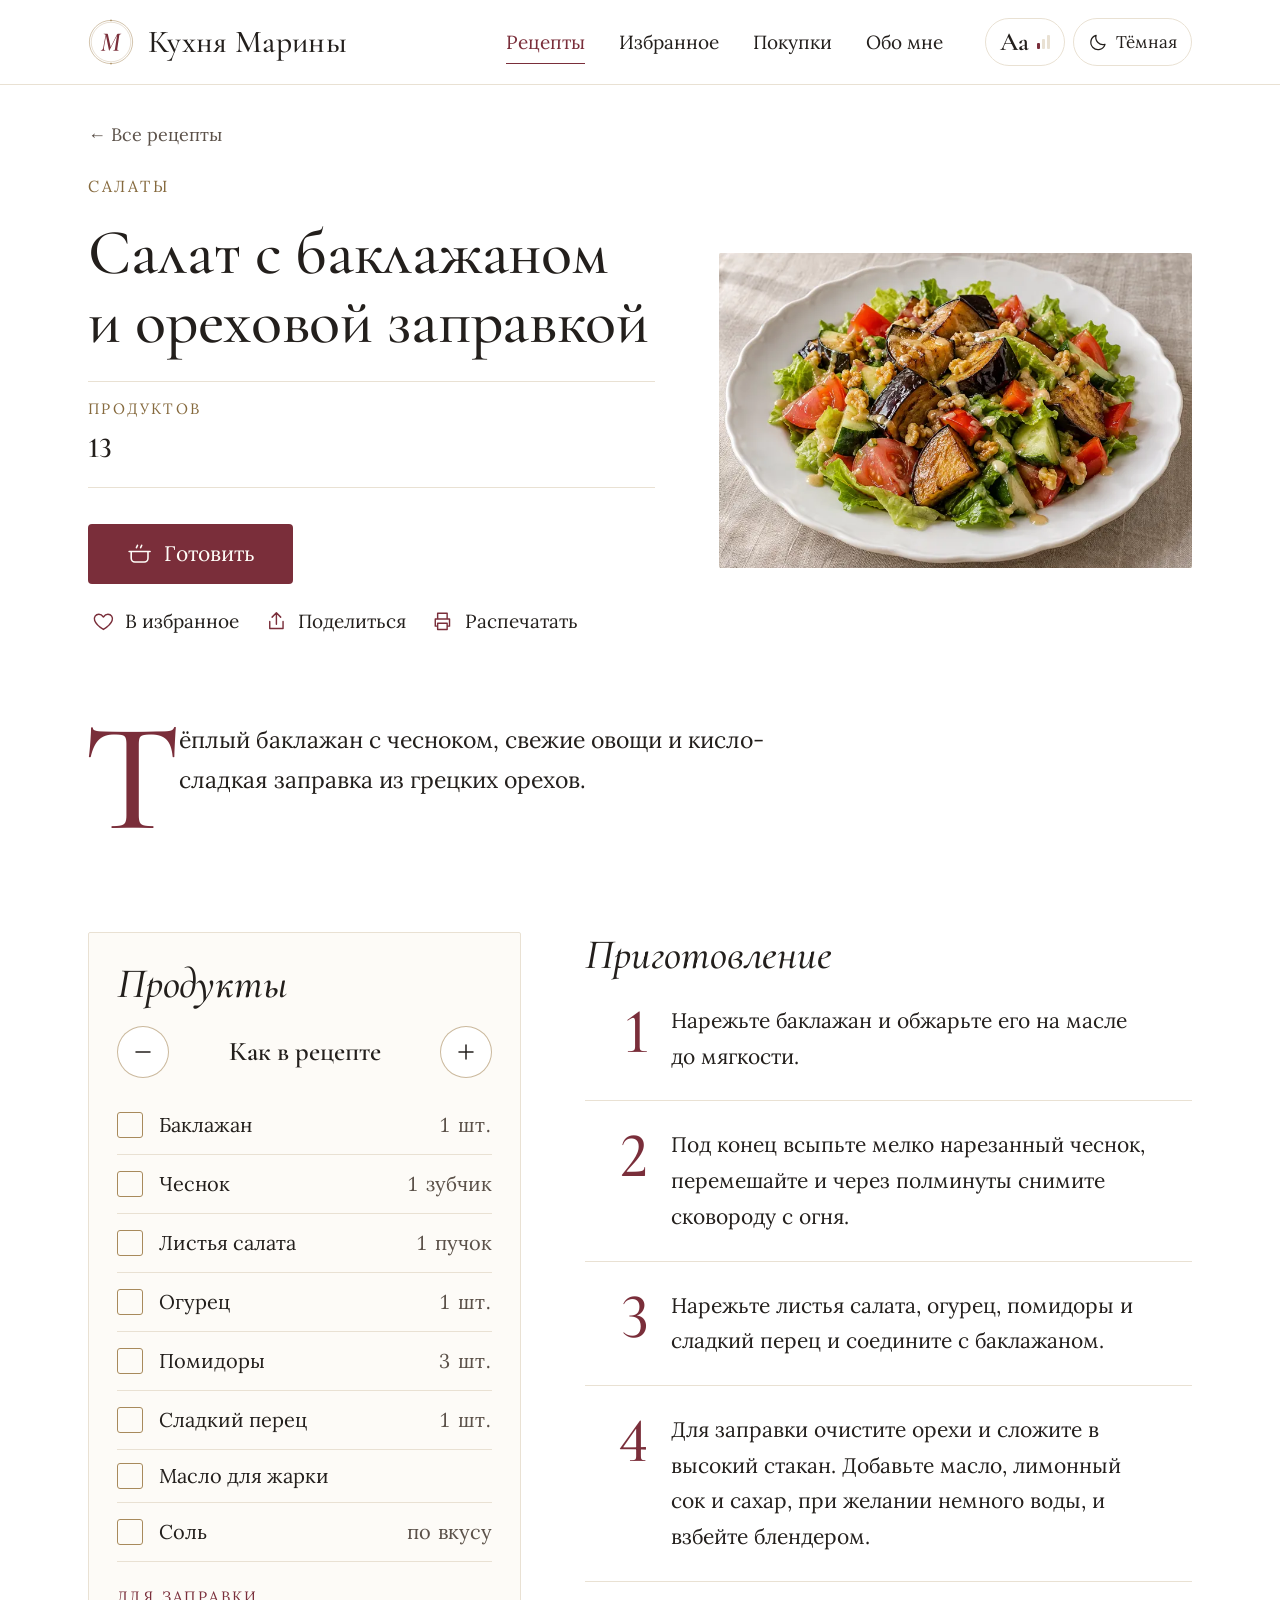
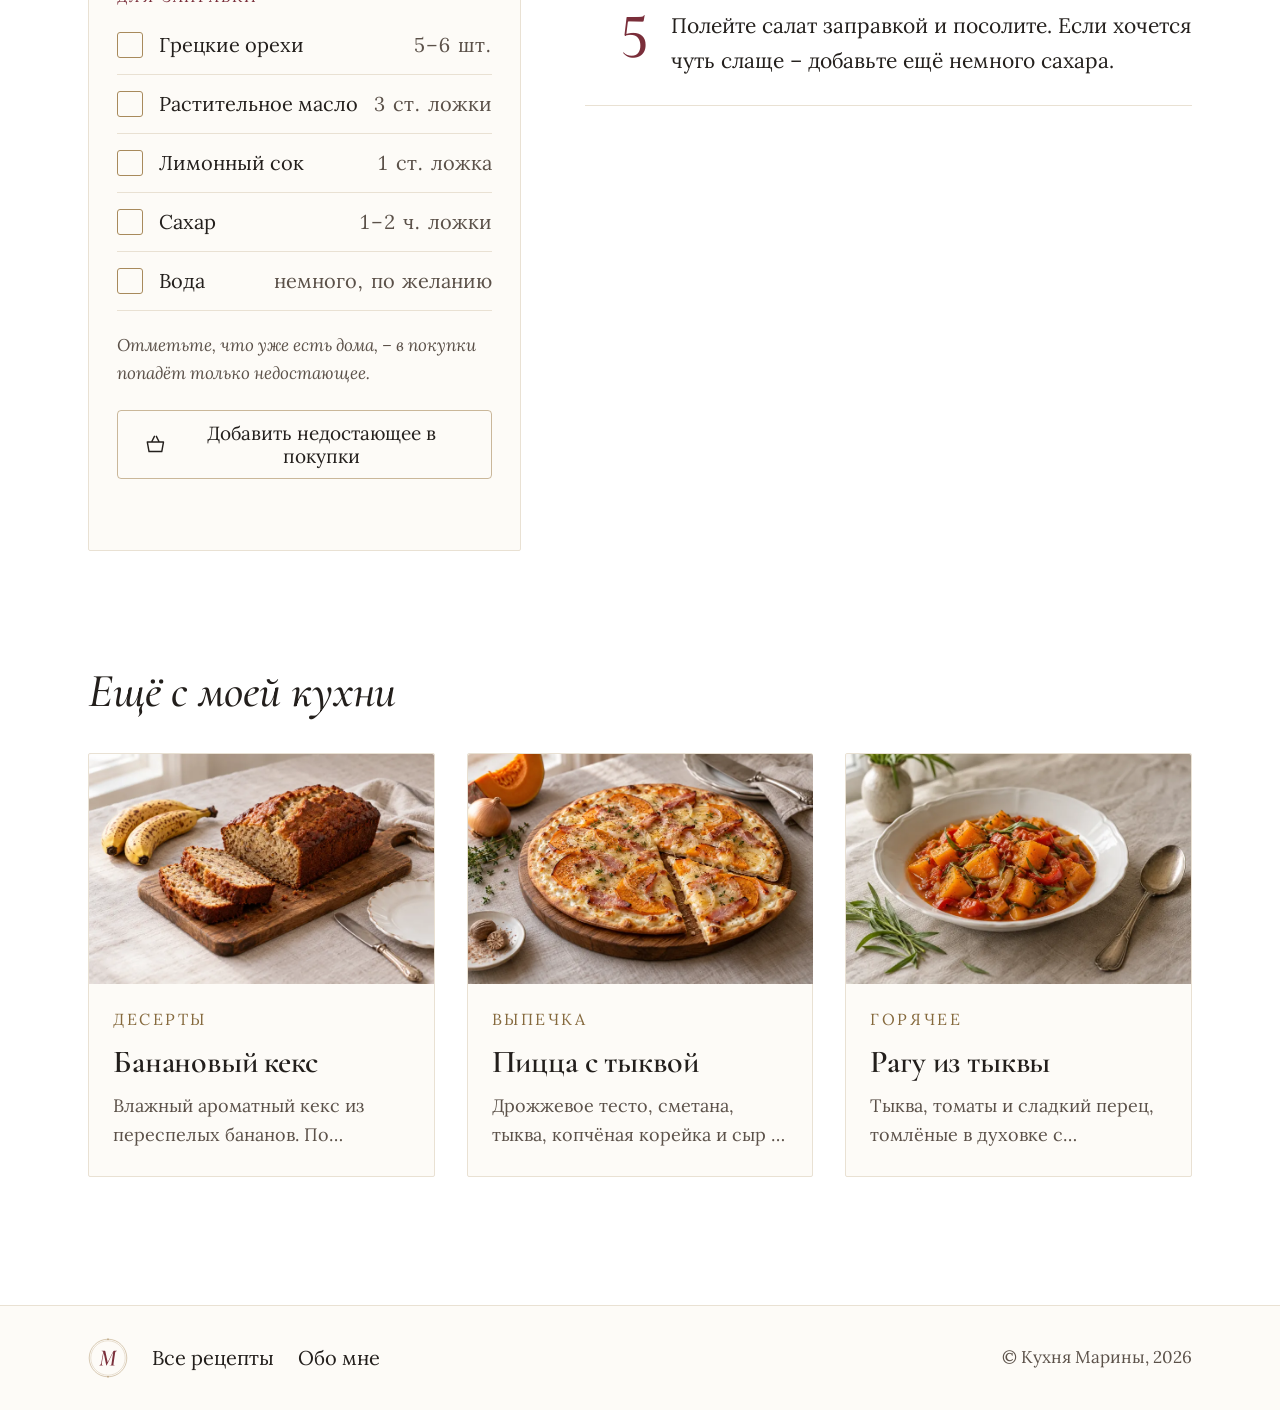
<file: recipes/salat-s-baklazhanom/index.html>
<!DOCTYPE html><html lang="ru"><head><meta charset="utf-8"><meta name="viewport" content="width=device-width, initial-scale=1, viewport-fit=cover"><title>Салат с баклажаном и ореховой заправкой – Кухня Марины</title><meta name="description" content="Тёплый баклажан с чесноком, свежие овощи и кисло-сладкая заправка из грецких орехов."><link rel="canonical" href="https://myst-ery.github.io/recipes/salat-s-baklazhanom/"><link rel="preload" as="image" type="image/webp" imagesrcset="/images/recipes/salat-s-baklazhanom-800.webp 800w, /images/recipes/salat-s-baklazhanom-1600.webp 1536w" imagesizes="(max-width: 859px) calc(100vw - 40px), 560px" fetchpriority="high"><link rel="icon" href="/favicon.svg" type="image/svg+xml"><link rel="apple-touch-icon" href="/apple-touch-icon.png"><link rel="manifest" href="/manifest.webmanifest"><meta name="theme-color" content="#ffffff" media="(prefers-color-scheme: light)"><meta name="theme-color" content="#1b1816" media="(prefers-color-scheme: dark)"><meta property="og:type" content="article"><meta property="og:site_name" content="Кухня Марины"><meta property="og:locale" content="ru_RU"><meta property="og:title" content="Салат с баклажаном и ореховой заправкой"><meta property="og:description" content="Тёплый баклажан с чесноком, свежие овощи и кисло-сладкая заправка из грецких орехов."><meta property="og:url" content="https://myst-ery.github.io/recipes/salat-s-baklazhanom/"><meta property="og:image" content="https://myst-ery.github.io/og/salat-s-baklazhanom.jpg"><meta property="og:image:width" content="1200"><meta property="og:image:height" content="630"><meta name="twitter:card" content="summary_large_image"><meta name="twitter:title" content="Салат с баклажаном и ореховой заправкой"><meta name="twitter:description" content="Тёплый баклажан с чесноком, свежие овощи и кисло-сладкая заправка из грецких орехов."><meta name="twitter:image" content="https://myst-ery.github.io/og/salat-s-baklazhanom.jpg"><script type="application/ld+json">{"@context":"https://schema.org","@type":"Recipe","name":"Салат с баклажаном и ореховой заправкой","description":"Тёплый баклажан с чесноком, свежие овощи и кисло-сладкая заправка из грецких орехов.","image":["https://myst-ery.github.io/images/recipes/salat-s-baklazhanom.jpg"],"url":"https://myst-ery.github.io/recipes/salat-s-baklazhanom/","author":{"@type":"Person","name":"Марина"},"datePublished":"2026-10-02","recipeCategory":"Салаты","recipeIngredient":["Баклажан – 1 шт.","Чеснок – 1 зубчик","Листья салата – 1 пучок","Огурец – 1 шт.","Помидоры – 3 шт.","Сладкий перец – 1 шт.","Масло для жарки","Соль – по вкусу","Грецкие орехи – 5–6 шт.","Растительное масло – 3 ст. ложки","Лимонный сок – 1 ст. ложка","Сахар – 1–2 ч. ложки","Вода – немного, по желанию"],"recipeInstructions":[{"@type":"HowToStep","position":1,"text":"Нарежьте баклажан и обжарьте его на масле до мягкости."},{"@type":"HowToStep","position":2,"text":"Под конец всыпьте мелко нарезанный чеснок, перемешайте и через полминуты снимите сковороду с огня."},{"@type":"HowToStep","position":3,"text":"Нарежьте листья салата, огурец, помидоры и сладкий перец и соедините с баклажаном."},{"@type":"HowToStep","position":4,"text":"Для заправки очистите орехи и сложите в высокий стакан. Добавьте масло, лимонный сок и сахар, при желании немного воды, и взбейте блендером."},{"@type":"HowToStep","position":5,"text":"Полейте салат заправкой и посолите. Если хочется чуть слаще – добавьте ещё немного сахара."}]}</script><script>
      (function () {
        var d = document.documentElement;
        function apply() {
          d.classList.add('js');
          try {
            var s = JSON.parse(localStorage.getItem('km:settings') || '{}');
            if (s.theme === 'light' || s.theme === 'dark') d.dataset.theme = s.theme;
            if (s.size === 'large' || s.size === 'xlarge') d.dataset.size = s.size;
          } catch (e) {}
        }
        apply();
        document.addEventListener('astro:after-swap', apply);
      })();
    </script><meta name="astro-view-transitions-enabled" content="true"><meta name="astro-view-transitions-fallback" content="animate"><script type="module" src="/_astro/ClientRouter.astro_astro_type_script_index_0_lang.ClSD9gNq.js"></script><link rel="stylesheet" href="/_astro/Base.C4GfyK1i.css"><script type="module" src="/_astro/page.CFYkGvk_.js"></script><style>[data-astro-transition-scope="astro-typyj2n2-1"] { view-transition-name: astro-typyj2n2-1; }@layer astro { ::view-transition-old(astro-typyj2n2-1) { animation: none; opacity: 0; mix-blend-mode: normal; }::view-transition-new(astro-typyj2n2-1) { animation: none; mix-blend-mode: normal; }::view-transition-group(astro-typyj2n2-1) { animation: none } }[data-astro-transition-fallback="old"] [data-astro-transition-scope="astro-typyj2n2-1"],
			[data-astro-transition-fallback="old"][data-astro-transition-scope="astro-typyj2n2-1"] { animation: none; mix-blend-mode: normal; }[data-astro-transition-fallback="new"] [data-astro-transition-scope="astro-typyj2n2-1"],
			[data-astro-transition-fallback="new"][data-astro-transition-scope="astro-typyj2n2-1"] { animation: none; mix-blend-mode: normal; }</style><style>[data-astro-transition-scope="astro-kxw5hcx6-2"] { view-transition-name: astro-kxw5hcx6-2; }@layer astro { ::view-transition-old(astro-kxw5hcx6-2) { animation: none; opacity: 0; mix-blend-mode: normal; }::view-transition-new(astro-kxw5hcx6-2) { animation: none; mix-blend-mode: normal; }::view-transition-group(astro-kxw5hcx6-2) { animation: none } }[data-astro-transition-fallback="old"] [data-astro-transition-scope="astro-kxw5hcx6-2"],
			[data-astro-transition-fallback="old"][data-astro-transition-scope="astro-kxw5hcx6-2"] { animation: none; mix-blend-mode: normal; }[data-astro-transition-fallback="new"] [data-astro-transition-scope="astro-kxw5hcx6-2"],
			[data-astro-transition-fallback="new"][data-astro-transition-scope="astro-kxw5hcx6-2"] { animation: none; mix-blend-mode: normal; }</style></head><body><a class="skip-link" href="#main">Перейти к содержанию</a><header data-astro-transition-scope="astro-typyj2n2-1" class="site-header"><div class="container header-row"><a class="brand" href="/" aria-label="Кухня Марины – на главную"><svg class="monogram" width="46" height="46" viewBox="0 0 100 100" aria-hidden="true"><circle cx="50" cy="50" r="47" fill="none" stroke="var(--gold)" stroke-width="1.1"></circle><circle cx="50" cy="50" r="43" fill="none" stroke="var(--gold)" stroke-width="0.6"></circle><path d="M50 0.8l2 2.2-2 2.2-2-2.2zM50 94.8l2 2.2-2 2.2-2-2.2z" fill="var(--gold)"></path><path d="M57 76L57 76Q56.8 76 56.8 75.5Q56.8 75 57 75L57 75Q59.4 75 60.6 74.6Q61.8 74.2 62.3 73Q62.9 71.8 63.2 69.5L63.2 69.5L68.9 31.3L46.6 75.4Q46.5 75.8 46 75.7Q45.6 75.7 45.5 75.4L45.5 75.4L36.6 33L30.6 66.2Q29.8 70.5 30.8 72.8Q31.8 75 34.6 75L34.6 75Q34.9 75 34.9 75.5Q34.9 76 34.6 76L34.6 76Q33.2 76 31.6 75.9Q29.9 75.8 27.8 75.8L27.8 75.8Q26 75.8 24.4 75.9Q22.7 76 21.2 76L21.2 76Q21 76 21 75.5Q21 75 21.2 75L21.2 75Q23.9 75 25.8 72.8Q27.8 70.6 28.6 66.3L28.6 66.3L35.4 29.6Q35.1 29.2 34.9 28.9L34.9 28.9Q33.7 27.7 32.4 27.3Q31 27 29.8 27L29.8 27Q29.7 27 29.7 26.5Q29.7 26 29.8 26L29.8 26Q30.9 26 32.1 26.1Q33.4 26.2 34.7 26.2L34.7 26.2Q36.6 26.2 38.1 26.1Q39.6 26 40.4 26L40.4 26Q41.3 26 41.8 26.8Q42.2 27.6 42.8 30.2L42.8 30.2L50.2 65L68.8 28Q69.8 26 71.6 26L71.6 26Q72.2 26 73.6 26.1Q75 26.2 76.2 26.2L76.2 26.2Q77.9 26.2 79.1 26.1Q80.2 26 81.4 26L81.4 26Q81.6 26 81.6 26.5Q81.6 27 81.4 27L81.4 27Q78.8 27 77.4 28Q75.9 29 75.4 32.3L75.4 32.3L69.9 69.5Q69.4 73 70.2 74Q71 75 74.2 75L74.2 75Q74.5 75 74.5 75.5Q74.5 76 74.2 76L74.2 76Q72.6 76 70.4 75.9Q68.2 75.8 65.6 75.8L65.6 75.8Q63.1 75.8 61 75.9Q58.8 76 57 76Z" fill="var(--accent)" transform="translate(50 50.5) scale(0.74) translate(-51.3 -51)"></path></svg><span class="brand-name">Кухня Марины</span></a><nav class="main-nav" aria-label="Разделы сайта"><a href="/recipes/" class="nav-link active" aria-current="page">Рецепты</a><a href="/favorites/" class="nav-link">Избранное</a><a href="/shopping/" class="nav-link">Покупки</a><a href="/about/" class="nav-link">Обо мне</a></nav><div class="header-tools"><button class="tool-btn" type="button" data-action="font-size" aria-label="Аа – размер шрифта: обычный" title="Размер шрифта"><span class="tool-aa" aria-hidden="true">Аа</span><span class="size-steps" aria-hidden="true"><i></i><i></i><i></i></span></button><button class="tool-btn" type="button" data-action="theme" aria-label="Тёмная тема" title="Светлая или тёмная тема"><svg class="icon theme-moon" viewBox="0 0 24 24" aria-hidden="true" focusable="false"><path d="M20 14.5A8.5 8.5 0 0 1 9.5 4 8.5 8.5 0 1 0 20 14.5z" fill="none" stroke="currentColor" stroke-width="1.5" stroke-linecap="round" stroke-linejoin="round"></path></svg><svg class="icon theme-sun" viewBox="0 0 24 24" aria-hidden="true" focusable="false"><path d="M12 16.5a4.5 4.5 0 1 0 0-9 4.5 4.5 0 0 0 0 9zM12 2v2M12 20v2M2 12h2M20 12h2M4.9 4.9l1.4 1.4M17.7 17.7l1.4 1.4M4.9 19.1l1.4-1.4M17.7 6.3l1.4-1.4" fill="none" stroke="currentColor" stroke-width="1.5" stroke-linecap="round" stroke-linejoin="round"></path></svg><span class="tool-label theme-label-dark">Тёмная</span><span class="tool-label theme-label-light">Светлая</span></button></div></div></header><nav data-astro-transition-scope="astro-kxw5hcx6-2" class="bottom-nav" aria-label="Быстрые разделы"><a href="/" class="bottom-link"><svg class="icon" viewBox="0 0 24 24" aria-hidden="true" focusable="false"><path d="M3.5 11 12 4l8.5 7M6 9.5V20h12V9.5" fill="none" stroke="currentColor" stroke-width="1.5" stroke-linecap="round" stroke-linejoin="round"></path></svg><span>Главная</span></a><a href="/recipes/" class="bottom-link active" aria-current="page"><svg class="icon" viewBox="0 0 24 24" aria-hidden="true" focusable="false"><path d="M4 5.5C6.5 4 9.5 4 12 5.5 14.5 4 17.5 4 20 5.5V19c-2.5-1.5-5.5-1.5-8 0-2.5-1.5-5.5-1.5-8 0zM12 5.5V19" fill="none" stroke="currentColor" stroke-width="1.5" stroke-linecap="round" stroke-linejoin="round"></path></svg><span>Рецепты</span></a><a href="/favorites/" class="bottom-link"><svg class="icon" viewBox="0 0 24 24" aria-hidden="true" focusable="false"><path d="M12 20.5s-7.5-4.6-9.2-9.4C1.6 7.6 3.9 4.5 7.2 4.5c2 0 3.5 1.1 4.8 2.9 1.3-1.8 2.8-2.9 4.8-2.9 3.3 0 5.6 3.1 4.4 6.6-1.7 4.8-9.2 9.4-9.2 9.4z" fill="none" stroke="currentColor" stroke-width="1.5" stroke-linecap="round" stroke-linejoin="round"></path></svg><span>Избранное</span></a><a href="/shopping/" class="bottom-link"><svg class="icon" viewBox="0 0 24 24" aria-hidden="true" focusable="false"><path d="M9 6.5h11M9 12h11M9 17.5h11M4.5 6.5h.01M4.5 12h.01M4.5 17.5h.01" fill="none" stroke="currentColor" stroke-width="1.5" stroke-linecap="round" stroke-linejoin="round"></path></svg><span>Покупки</span></a></nav><main id="main"><article class="container recipe-page"><div class="print-only print-head" aria-hidden="true"><svg class="monogram" width="44" height="44" viewBox="0 0 100 100" aria-hidden="true"><circle cx="50" cy="50" r="47" fill="none" stroke="var(--gold)" stroke-width="1.1"></circle><circle cx="50" cy="50" r="43" fill="none" stroke="var(--gold)" stroke-width="0.6"></circle><path d="M50 0.8l2 2.2-2 2.2-2-2.2zM50 94.8l2 2.2-2 2.2-2-2.2z" fill="var(--gold)"></path><path d="M57 76L57 76Q56.8 76 56.8 75.5Q56.8 75 57 75L57 75Q59.4 75 60.6 74.6Q61.8 74.2 62.3 73Q62.9 71.8 63.2 69.5L63.2 69.5L68.9 31.3L46.6 75.4Q46.5 75.8 46 75.7Q45.6 75.7 45.5 75.4L45.5 75.4L36.6 33L30.6 66.2Q29.8 70.5 30.8 72.8Q31.8 75 34.6 75L34.6 75Q34.9 75 34.9 75.5Q34.9 76 34.6 76L34.6 76Q33.2 76 31.6 75.9Q29.9 75.8 27.8 75.8L27.8 75.8Q26 75.8 24.4 75.9Q22.7 76 21.2 76L21.2 76Q21 76 21 75.5Q21 75 21.2 75L21.2 75Q23.9 75 25.8 72.8Q27.8 70.6 28.6 66.3L28.6 66.3L35.4 29.6Q35.1 29.2 34.9 28.9L34.9 28.9Q33.7 27.7 32.4 27.3Q31 27 29.8 27L29.8 27Q29.7 27 29.7 26.5Q29.7 26 29.8 26L29.8 26Q30.9 26 32.1 26.1Q33.4 26.2 34.7 26.2L34.7 26.2Q36.6 26.2 38.1 26.1Q39.6 26 40.4 26L40.4 26Q41.3 26 41.8 26.8Q42.2 27.6 42.8 30.2L42.8 30.2L50.2 65L68.8 28Q69.8 26 71.6 26L71.6 26Q72.2 26 73.6 26.1Q75 26.2 76.2 26.2L76.2 26.2Q77.9 26.2 79.1 26.1Q80.2 26 81.4 26L81.4 26Q81.6 26 81.6 26.5Q81.6 27 81.4 27L81.4 27Q78.8 27 77.4 28Q75.9 29 75.4 32.3L75.4 32.3L69.9 69.5Q69.4 73 70.2 74Q71 75 74.2 75L74.2 75Q74.5 75 74.5 75.5Q74.5 76 74.2 76L74.2 76Q72.6 76 70.4 75.9Q68.2 75.8 65.6 75.8L65.6 75.8Q63.1 75.8 61 75.9Q58.8 76 57 76Z" fill="var(--accent)" transform="translate(50 50.5) scale(0.74) translate(-51.3 -51)"></path></svg><span>Кухня Марины</span></div><img class="print-only print-photo" data-print-src="/images/recipes/salat-s-baklazhanom.jpg" alt="" width="1200" height="800"><a class="back" href="/recipes/">← Все рецепты</a><header class="recipe-hero"><div class="recipe-intro"><p class="kicker">Салаты</p><h1 style="view-transition-name:title-salat-s-baklazhanom">Салат с баклажаном и ореховой заправкой</h1><dl class="facts"><div class="fact"><dt>Продуктов</dt><dd>13</dd></div></dl><style>astro-island,astro-slot,astro-static-slot{display:contents}</style><script>(function(){let e=(e,t)=>{let n=async()=>{await(await e())()},r=typeof t.value==`object`?t.value:void 0,i={timeout:r==null?void 0:r.timeout};`requestIdleCallback`in window?window.requestIdleCallback(n,i):setTimeout(n,i.timeout||200)};(self.Astro||(self.Astro={})).idle=e,window.dispatchEvent(new Event(`astro:idle`))})();</script><script>(function(){function e(t){"@babel/helpers - typeof";return e=typeof Symbol==`function`&&typeof Symbol.iterator==`symbol`?function(e){return typeof e}:function(e){return e&&typeof Symbol==`function`&&e.constructor===Symbol&&e!==Symbol.prototype?`symbol`:typeof e},e(t)}function t(t,n){if(e(t)!=`object`||!t)return t;var r=t[Symbol.toPrimitive];if(r!==void 0){var i=r.call(t,n||`default`);if(e(i)!=`object`)return i;throw TypeError(`@@toPrimitive must return a primitive value.`)}return(n===`string`?String:Number)(t)}function n(n){var r=t(n,`string`);return e(r)==`symbol`?r:r+``}function r(e,t,r){return(t=n(t))in e?Object.defineProperty(e,t,{value:r,enumerable:!0,configurable:!0,writable:!0}):e[t]=r,e}let i=/* @__PURE__ */ new Set([`__proto__`,`constructor`,`prototype`]);{let e={0:e=>a(e),1:e=>n(e),2:e=>new RegExp(e),3:e=>new Date(e),4:e=>new Map(n(e)),5:e=>new Set(n(e)),6:e=>BigInt(e),7:e=>new URL(e),8:e=>new Uint8Array(e),9:e=>new Uint16Array(e),10:e=>new Uint32Array(e),11:e=>1/0*e},t=t=>{let[n,r]=t;return n in e?e[n](r):void 0},n=e=>e.map(t),a=e=>typeof e!=`object`||!e?e:Object.fromEntries(Object.entries(e).map(([e,n])=>[e,t(n)]));class o extends HTMLElement{constructor(...e){super(...e),r(this,`Component`,void 0),r(this,`hydrator`,void 0),r(this,`hydrate`,async()=>{var e;if(!this.hydrator||!this.isConnected)return;let t=(e=this.parentElement)==null?void 0:e.closest(`astro-island[ssr]`);if(t){t.addEventListener(`astro:hydrate`,this.hydrate,{once:!0});return}let n=this.querySelectorAll(`astro-slot`),r={},i=this.querySelectorAll(`template[data-astro-template]`);for(let e of i){let t=e.closest(this.tagName);t!=null&&t.isSameNode(this)&&(r[e.getAttribute(`data-astro-template`)||`default`]=e.innerHTML,e.remove())}for(let e of n){let t=e.closest(this.tagName);t!=null&&t.isSameNode(this)&&(r[e.getAttribute(`name`)||`default`]=e.innerHTML)}let o;try{o=this.hasAttribute(`props`)?a(JSON.parse(this.getAttribute(`props`))):{}}catch(e){let t=this.getAttribute(`component-url`)||`<unknown>`,n=this.getAttribute(`component-export`);throw n&&(t+=` (export ${n})`),console.error(`[hydrate] Error parsing props for component ${t}`,this.getAttribute(`props`),e),e}await this.hydrator(this)(this.Component,o,r,{client:this.getAttribute(`client`)}),this.removeAttribute(`ssr`),this.dispatchEvent(new CustomEvent(`astro:hydrate`))}),r(this,`unmount`,()=>{this.isConnected||this.dispatchEvent(new CustomEvent(`astro:unmount`))})}disconnectedCallback(){document.removeEventListener(`astro:after-swap`,this.unmount),document.addEventListener(`astro:after-swap`,this.unmount,{once:!0})}connectedCallback(){if(!this.hasAttribute(`await-children`)||document.readyState===`interactive`||document.readyState===`complete`)this.childrenConnectedCallback();else{let e=()=>{document.removeEventListener(`DOMContentLoaded`,e),t.disconnect(),this.childrenConnectedCallback()},t=new MutationObserver(()=>{var t;((t=this.lastChild)==null?void 0:t.nodeType)===Node.COMMENT_NODE&&this.lastChild.nodeValue===`astro:end`&&(this.lastChild.remove(),e())});t.observe(this,{childList:!0}),document.addEventListener(`DOMContentLoaded`,e)}}async childrenConnectedCallback(){let e=this.getAttribute(`before-hydration-url`);e&&await import(e),this.start()}getRetryImportUrl(e){let t=new URL(e,document.baseURI);return t.searchParams.set(`astro-retry`,Date.now().toString()),t.toString()}async importWithRetry(e){try{return await import(e)}catch(t){return await new Promise(e=>setTimeout(e,1e3)),import(this.getRetryImportUrl(e))}}handleHydrationError(e){let t=this.getAttribute(`component-url`),n=new CustomEvent(`astro:hydration-error`,{cancelable:!0,bubbles:!0,composed:!0,detail:{error:e,componentUrl:t}});this.dispatchEvent(n)&&console.error(`[astro-island] Error hydrating ${t}`,e)}async start(){let e=JSON.parse(this.getAttribute(`opts`)),t=this.getAttribute(`client`);if(Astro[t]===void 0){window.addEventListener(`astro:${t}`,()=>this.start(),{once:!0});return}try{await Astro[t](async()=>{let e=this.getAttribute(`renderer-url`);try{let[t,{default:n}]=await Promise.all([this.importWithRetry(this.getAttribute(`component-url`)),e?this.importWithRetry(e):Promise.resolve({default:()=>()=>{}})]),r=this.getAttribute(`component-export`)||`default`;if(r.includes(`.`)){this.Component=t;for(let e of r.split(`.`)){if(i.has(e)||!this.Component||typeof this.Component!=`object`&&typeof this.Component!=`function`||!Object.hasOwn(this.Component,e))throw Error(`Invalid component export path: ${r}`);this.Component=this.Component[e]}}else{if(i.has(r))throw Error(`Invalid component export path: ${r}`);this.Component=t[r]}return this.hydrator=n,this.hydrate}catch(e){return this.handleHydrationError(e),()=>{}}},e,this)}catch(e){this.handleHydrationError(e)}}attributeChangedCallback(){this.hydrate()}}r(o,`observedAttributes`,[`props`]),customElements.get(`astro-island`)||customElements.define(`astro-island`,o)}})();</script><astro-island uid="Z28oyer" prefix="r6" component-url="/_astro/RecipeActions.DEMdkxj8.js" component-export="default" renderer-url="/_astro/client.DhnMnjx5.js" props="{&quot;slug&quot;:[0,&quot;salat-s-baklazhanom&quot;],&quot;title&quot;:[0,&quot;Салат с баклажаном и ореховой заправкой&quot;],&quot;canCook&quot;:[0,true]}" ssr client="idle" opts="{&quot;name&quot;:&quot;RecipeActions&quot;,&quot;value&quot;:true}" await-children><div class="recipe-actions"><button type="button" class="btn btn-primary btn-lg btn-cook"><svg class="icon " viewBox="0 0 24 24" aria-hidden="true" focusable="false"><path d="M4 10h16v6.5a3.5 3.5 0 0 1-3.5 3.5h-9A3.5 3.5 0 0 1 4 16.5zM2 10h2M20 10h2M9 6.5c0-1 1-1.5 1-2.5M13 6.5c0-1 1-1.5 1-2.5" fill="none" stroke="currentColor" stroke-width="1.5" stroke-linecap="round" stroke-linejoin="round"></path></svg>Готовить</button><div class="quiet-actions"><button type="button" class="btn btn-quiet fav-btn" aria-pressed="false"><span style="display:inline-flex"><svg class="icon " viewBox="0 0 24 24" aria-hidden="true" focusable="false"><path d="M12 20.5s-7.5-4.6-9.2-9.4C1.6 7.6 3.9 4.5 7.2 4.5c2 0 3.5 1.1 4.8 2.9 1.3-1.8 2.8-2.9 4.8-2.9 3.3 0 5.6 3.1 4.4 6.6-1.7 4.8-9.2 9.4-9.2 9.4z" fill="none" stroke="currentColor" stroke-width="1.5" stroke-linecap="round" stroke-linejoin="round"></path></svg></span>В избранное</button><button type="button" class="btn btn-quiet" aria-expanded="false" aria-controls="share-panel"><svg class="icon " viewBox="0 0 24 24" aria-hidden="true" focusable="false"><path d="M12 3v12M7.5 7.5 12 3l4.5 4.5M5 12v7.5h14V12" fill="none" stroke="currentColor" stroke-width="1.5" stroke-linecap="round" stroke-linejoin="round"></path></svg>Поделиться</button><button type="button" class="btn btn-quiet"><svg class="icon " viewBox="0 0 24 24" aria-hidden="true" focusable="false"><path d="M7 8.5V3.5h10v5M7 17H4.5v-7.5h15V17H17M7 14h10v6.5H7z" fill="none" stroke="currentColor" stroke-width="1.5" stroke-linecap="round" stroke-linejoin="round"></path></svg>Распечатать</button></div></div><div id="share-panel" class="share-panel" hidden=""><p>Отправьте рецепт друзьям:</p><div class="share-links"><a class="btn btn-outline" href="https://connect.ok.ru/offer?url=&amp;title=%D0%A0%D0%B5%D1%86%D0%B5%D0%BF%D1%82%20%C2%AB%D0%A1%D0%B0%D0%BB%D0%B0%D1%82%20%D1%81%20%D0%B1%D0%B0%D0%BA%D0%BB%D0%B0%D0%B6%D0%B0%D0%BD%D0%BE%D0%BC%20%D0%B8%20%D0%BE%D1%80%D0%B5%D1%85%D0%BE%D0%B2%D0%BE%D0%B9%20%D0%B7%D0%B0%D0%BF%D1%80%D0%B0%D0%B2%D0%BA%D0%BE%D0%B9%C2%BB" target="_blank" rel="noopener noreferrer">Одноклассники</a><a class="btn btn-outline" href="https://vk.com/share.php?url=&amp;title=%D0%A0%D0%B5%D1%86%D0%B5%D0%BF%D1%82%20%C2%AB%D0%A1%D0%B0%D0%BB%D0%B0%D1%82%20%D1%81%20%D0%B1%D0%B0%D0%BA%D0%BB%D0%B0%D0%B6%D0%B0%D0%BD%D0%BE%D0%BC%20%D0%B8%20%D0%BE%D1%80%D0%B5%D1%85%D0%BE%D0%B2%D0%BE%D0%B9%20%D0%B7%D0%B0%D0%BF%D1%80%D0%B0%D0%B2%D0%BA%D0%BE%D0%B9%C2%BB" target="_blank" rel="noopener noreferrer">ВКонтакте</a><a class="btn btn-outline" href="https://t.me/share/url?url=&amp;text=%D0%A0%D0%B5%D1%86%D0%B5%D0%BF%D1%82%20%C2%AB%D0%A1%D0%B0%D0%BB%D0%B0%D1%82%20%D1%81%20%D0%B1%D0%B0%D0%BA%D0%BB%D0%B0%D0%B6%D0%B0%D0%BD%D0%BE%D0%BC%20%D0%B8%20%D0%BE%D1%80%D0%B5%D1%85%D0%BE%D0%B2%D0%BE%D0%B9%20%D0%B7%D0%B0%D0%BF%D1%80%D0%B0%D0%B2%D0%BA%D0%BE%D0%B9%C2%BB" target="_blank" rel="noopener noreferrer">Telegram</a><button type="button" class="btn btn-outline"><svg class="icon " viewBox="0 0 24 24" aria-hidden="true" focusable="false"><path d="M9 9h11v11H9zM5 15H4V4h11v1" fill="none" stroke="currentColor" stroke-width="1.5" stroke-linecap="round" stroke-linejoin="round"></path></svg>Скопировать ссылку</button></div><p aria-live="polite" style="margin:0"></p></div><!--astro:end--></astro-island></div><div class="cover-wrap"><div class="cover cover-large cat-salad" style="view-transition-name:cover-salat-s-baklazhanom"><picture><source type="image/webp" srcSet="/images/recipes/salat-s-baklazhanom-800.webp 800w, /images/recipes/salat-s-baklazhanom-1600.webp 1536w" sizes="(max-width: 859px) calc(100vw - 40px), 560px"/><img src="/images/recipes/salat-s-baklazhanom.jpg" alt="Салат с баклажаном и ореховой заправкой" width="1200" height="800" loading="eager" decoding="sync" fetchPriority="high" class="cover-img"/></picture></div></div></header><div class="narrow lede-wrap"><p class="lede">Тёплый баклажан с чесноком, свежие овощи и кисло-сладкая заправка из грецких орехов.</p></div><astro-island uid="Z1MDaJF" prefix="r8" component-url="/_astro/RecipeBody.DSc274Yz.js" component-export="default" renderer-url="/_astro/client.DhnMnjx5.js" props="{&quot;slug&quot;:[0,&quot;salat-s-baklazhanom&quot;],&quot;title&quot;:[0,&quot;Салат с баклажаном и ореховой заправкой&quot;],&quot;servings&quot;:[0,null],&quot;ingredients&quot;:[1,[[0,{&quot;kind&quot;:[0,&quot;item&quot;],&quot;name&quot;:[0,&quot;Баклажан&quot;],&quot;amount&quot;:[0,&quot;1 шт.&quot;]}],[0,{&quot;kind&quot;:[0,&quot;item&quot;],&quot;name&quot;:[0,&quot;Чеснок&quot;],&quot;amount&quot;:[0,&quot;1 зубчик&quot;]}],[0,{&quot;kind&quot;:[0,&quot;item&quot;],&quot;name&quot;:[0,&quot;Листья салата&quot;],&quot;amount&quot;:[0,&quot;1 пучок&quot;]}],[0,{&quot;kind&quot;:[0,&quot;item&quot;],&quot;name&quot;:[0,&quot;Огурец&quot;],&quot;amount&quot;:[0,&quot;1 шт.&quot;]}],[0,{&quot;kind&quot;:[0,&quot;item&quot;],&quot;name&quot;:[0,&quot;Помидоры&quot;],&quot;amount&quot;:[0,&quot;3 шт.&quot;]}],[0,{&quot;kind&quot;:[0,&quot;item&quot;],&quot;name&quot;:[0,&quot;Сладкий перец&quot;],&quot;amount&quot;:[0,&quot;1 шт.&quot;]}],[0,{&quot;kind&quot;:[0,&quot;item&quot;],&quot;name&quot;:[0,&quot;Масло для жарки&quot;],&quot;amount&quot;:[0,&quot;&quot;]}],[0,{&quot;kind&quot;:[0,&quot;item&quot;],&quot;name&quot;:[0,&quot;Соль&quot;],&quot;amount&quot;:[0,&quot;по вкусу&quot;]}],[0,{&quot;kind&quot;:[0,&quot;group&quot;],&quot;group&quot;:[0,&quot;Для заправки&quot;]}],[0,{&quot;kind&quot;:[0,&quot;item&quot;],&quot;name&quot;:[0,&quot;Грецкие орехи&quot;],&quot;amount&quot;:[0,&quot;5–6 шт.&quot;]}],[0,{&quot;kind&quot;:[0,&quot;item&quot;],&quot;name&quot;:[0,&quot;Растительное масло&quot;],&quot;amount&quot;:[0,&quot;3 ст. ложки&quot;]}],[0,{&quot;kind&quot;:[0,&quot;item&quot;],&quot;name&quot;:[0,&quot;Лимонный сок&quot;],&quot;amount&quot;:[0,&quot;1 ст. ложка&quot;]}],[0,{&quot;kind&quot;:[0,&quot;item&quot;],&quot;name&quot;:[0,&quot;Сахар&quot;],&quot;amount&quot;:[0,&quot;1–2 ч. ложки&quot;]}],[0,{&quot;kind&quot;:[0,&quot;item&quot;],&quot;name&quot;:[0,&quot;Вода&quot;],&quot;amount&quot;:[0,&quot;немного, по желанию&quot;]}]]],&quot;steps&quot;:[1,[[0,{&quot;text&quot;:[0,&quot;Нарежьте баклажан и обжарьте его на масле до мягкости.&quot;],&quot;photo&quot;:[0,null]}],[0,{&quot;text&quot;:[0,&quot;Под конец всыпьте мелко нарезанный чеснок, перемешайте и через полминуты снимите сковороду с огня.&quot;],&quot;photo&quot;:[0,null]}],[0,{&quot;text&quot;:[0,&quot;Нарежьте листья салата, огурец, помидоры и сладкий перец и соедините с баклажаном.&quot;],&quot;photo&quot;:[0,null]}],[0,{&quot;text&quot;:[0,&quot;Для заправки очистите орехи и сложите в высокий стакан. Добавьте масло, лимонный сок и сахар, при желании немного воды, и взбейте блендером.&quot;],&quot;photo&quot;:[0,null]}],[0,{&quot;text&quot;:[0,&quot;Полейте салат заправкой и посолите. Если хочется чуть слаще – добавьте ещё немного сахара.&quot;],&quot;photo&quot;:[0,null]}]]],&quot;tip&quot;:[0,null]}" ssr client="idle" opts="{&quot;name&quot;:&quot;RecipeBody&quot;,&quot;value&quot;:true}" await-children><div class="recipe-body"><aside class="ingredients" aria-labelledby="ingredients-title"><h2 id="ingredients-title">Продукты</h2><div class="scaler"><button type="button" class="round-btn" aria-label="Меньше порций"><svg class="icon " viewBox="0 0 24 24" aria-hidden="true" focusable="false"><path d="M5 12h14" fill="none" stroke="currentColor" stroke-width="1.5" stroke-linecap="round" stroke-linejoin="round"></path></svg></button><output aria-live="polite">Как в рецепте</output><button type="button" class="round-btn" aria-label="Больше порций"><svg class="icon " viewBox="0 0 24 24" aria-hidden="true" focusable="false"><path d="M12 5v14M5 12h14" fill="none" stroke="currentColor" stroke-width="1.5" stroke-linecap="round" stroke-linejoin="round"></path></svg></button></div><ul class="ing-list"><li class="ing-item"><label><input type="checkbox"/><span class="check" aria-hidden="true"><svg class="icon " viewBox="0 0 24 24" aria-hidden="true" focusable="false"><path d="M5 12.5l4.5 4.5L19 7.5" fill="none" stroke="currentColor" stroke-width="1.5" stroke-linecap="round" stroke-linejoin="round"></path></svg></span><span class="ing-name">Баклажан</span><span class="ing-amount">1 шт.</span></label></li><li class="ing-item"><label><input type="checkbox"/><span class="check" aria-hidden="true"><svg class="icon " viewBox="0 0 24 24" aria-hidden="true" focusable="false"><path d="M5 12.5l4.5 4.5L19 7.5" fill="none" stroke="currentColor" stroke-width="1.5" stroke-linecap="round" stroke-linejoin="round"></path></svg></span><span class="ing-name">Чеснок</span><span class="ing-amount">1 зубчик</span></label></li><li class="ing-item"><label><input type="checkbox"/><span class="check" aria-hidden="true"><svg class="icon " viewBox="0 0 24 24" aria-hidden="true" focusable="false"><path d="M5 12.5l4.5 4.5L19 7.5" fill="none" stroke="currentColor" stroke-width="1.5" stroke-linecap="round" stroke-linejoin="round"></path></svg></span><span class="ing-name">Листья салата</span><span class="ing-amount">1 пучок</span></label></li><li class="ing-item"><label><input type="checkbox"/><span class="check" aria-hidden="true"><svg class="icon " viewBox="0 0 24 24" aria-hidden="true" focusable="false"><path d="M5 12.5l4.5 4.5L19 7.5" fill="none" stroke="currentColor" stroke-width="1.5" stroke-linecap="round" stroke-linejoin="round"></path></svg></span><span class="ing-name">Огурец</span><span class="ing-amount">1 шт.</span></label></li><li class="ing-item"><label><input type="checkbox"/><span class="check" aria-hidden="true"><svg class="icon " viewBox="0 0 24 24" aria-hidden="true" focusable="false"><path d="M5 12.5l4.5 4.5L19 7.5" fill="none" stroke="currentColor" stroke-width="1.5" stroke-linecap="round" stroke-linejoin="round"></path></svg></span><span class="ing-name">Помидоры</span><span class="ing-amount">3 шт.</span></label></li><li class="ing-item"><label><input type="checkbox"/><span class="check" aria-hidden="true"><svg class="icon " viewBox="0 0 24 24" aria-hidden="true" focusable="false"><path d="M5 12.5l4.5 4.5L19 7.5" fill="none" stroke="currentColor" stroke-width="1.5" stroke-linecap="round" stroke-linejoin="round"></path></svg></span><span class="ing-name">Сладкий перец</span><span class="ing-amount">1 шт.</span></label></li><li class="ing-item"><label><input type="checkbox"/><span class="check" aria-hidden="true"><svg class="icon " viewBox="0 0 24 24" aria-hidden="true" focusable="false"><path d="M5 12.5l4.5 4.5L19 7.5" fill="none" stroke="currentColor" stroke-width="1.5" stroke-linecap="round" stroke-linejoin="round"></path></svg></span><span class="ing-name">Масло для жарки</span><span class="ing-amount"></span></label></li><li class="ing-item"><label><input type="checkbox"/><span class="check" aria-hidden="true"><svg class="icon " viewBox="0 0 24 24" aria-hidden="true" focusable="false"><path d="M5 12.5l4.5 4.5L19 7.5" fill="none" stroke="currentColor" stroke-width="1.5" stroke-linecap="round" stroke-linejoin="round"></path></svg></span><span class="ing-name">Соль</span><span class="ing-amount">по вкусу</span></label></li><li class="ing-group">Для заправки</li><li class="ing-item"><label><input type="checkbox"/><span class="check" aria-hidden="true"><svg class="icon " viewBox="0 0 24 24" aria-hidden="true" focusable="false"><path d="M5 12.5l4.5 4.5L19 7.5" fill="none" stroke="currentColor" stroke-width="1.5" stroke-linecap="round" stroke-linejoin="round"></path></svg></span><span class="ing-name">Грецкие орехи</span><span class="ing-amount">5–6 шт.</span></label></li><li class="ing-item"><label><input type="checkbox"/><span class="check" aria-hidden="true"><svg class="icon " viewBox="0 0 24 24" aria-hidden="true" focusable="false"><path d="M5 12.5l4.5 4.5L19 7.5" fill="none" stroke="currentColor" stroke-width="1.5" stroke-linecap="round" stroke-linejoin="round"></path></svg></span><span class="ing-name">Растительное масло</span><span class="ing-amount">3 ст. ложки</span></label></li><li class="ing-item"><label><input type="checkbox"/><span class="check" aria-hidden="true"><svg class="icon " viewBox="0 0 24 24" aria-hidden="true" focusable="false"><path d="M5 12.5l4.5 4.5L19 7.5" fill="none" stroke="currentColor" stroke-width="1.5" stroke-linecap="round" stroke-linejoin="round"></path></svg></span><span class="ing-name">Лимонный сок</span><span class="ing-amount">1 ст. ложка</span></label></li><li class="ing-item"><label><input type="checkbox"/><span class="check" aria-hidden="true"><svg class="icon " viewBox="0 0 24 24" aria-hidden="true" focusable="false"><path d="M5 12.5l4.5 4.5L19 7.5" fill="none" stroke="currentColor" stroke-width="1.5" stroke-linecap="round" stroke-linejoin="round"></path></svg></span><span class="ing-name">Сахар</span><span class="ing-amount">1–2 ч. ложки</span></label></li><li class="ing-item"><label><input type="checkbox"/><span class="check" aria-hidden="true"><svg class="icon " viewBox="0 0 24 24" aria-hidden="true" focusable="false"><path d="M5 12.5l4.5 4.5L19 7.5" fill="none" stroke="currentColor" stroke-width="1.5" stroke-linecap="round" stroke-linejoin="round"></path></svg></span><span class="ing-name">Вода</span><span class="ing-amount">немного, по желанию</span></label></li></ul><p class="hint">Отметьте, что уже есть дома, – в покупки попадёт только недостающее.</p><button type="button" class="btn btn-outline shop-btn"><svg class="icon " viewBox="0 0 24 24" aria-hidden="true" focusable="false"><path d="M3.5 9.5h17l-1.8 10H5.3zM8 9.5l3-6M16 9.5l-3-6" fill="none" stroke="currentColor" stroke-width="1.5" stroke-linecap="round" stroke-linejoin="round"></path></svg>Добавить недостающее в покупки</button><p class="shop-status" aria-live="polite"></p></aside><section class="method" aria-labelledby="method-title"><h2 id="method-title">Приготовление</h2><ol class="steps"><li class="step"><span class="step-num" aria-hidden="true">1</span><div><p><span class="visually-hidden">Шаг <!-- -->1<!-- -->. </span>Нарежьте баклажан и обжарьте его на масле до мягкости.</p></div></li><li class="step"><span class="step-num" aria-hidden="true">2</span><div><p><span class="visually-hidden">Шаг <!-- -->2<!-- -->. </span>Под конец всыпьте мелко нарезанный чеснок, перемешайте и через полминуты снимите сковороду с огня.</p></div></li><li class="step"><span class="step-num" aria-hidden="true">3</span><div><p><span class="visually-hidden">Шаг <!-- -->3<!-- -->. </span>Нарежьте листья салата, огурец, помидоры и сладкий перец и соедините с баклажаном.</p></div></li><li class="step"><span class="step-num" aria-hidden="true">4</span><div><p><span class="visually-hidden">Шаг <!-- -->4<!-- -->. </span>Для заправки очистите орехи и сложите в высокий стакан. Добавьте масло, лимонный сок и сахар, при желании немного воды, и взбейте блендером.</p></div></li><li class="step"><span class="step-num" aria-hidden="true">5</span><div><p><span class="visually-hidden">Шаг <!-- -->5<!-- -->. </span>Полейте салат заправкой и посолите. Если хочется чуть слаще – добавьте ещё немного сахара.</p></div></li></ol></section></div><!--astro:end--></astro-island><section class="print-only print-notes" aria-hidden="true"><h2>Мои заметки</h2><div></div><div></div><div></div><div></div><div></div></section><p class="print-only print-foot">Кухня Марины · myst-ery.github.io/recipes/salat-s-baklazhanom/</p><section class="section more"><div class="section-head"><h2>Ещё с моей кухни</h2></div><div class="grid grid-3"><article class="card"><a class="card-link" href="/recipes/bananovyj-keks/"><div class="cover cover-card cat-dessert" style="view-transition-name:cover-bananovyj-keks"><picture><source type="image/webp" srcSet="/images/recipes/bananovyj-keks-800.webp 800w, /images/recipes/bananovyj-keks-1600.webp 1536w" sizes="(max-width: 639px) calc(100vw - 40px), (max-width: 1023px) 45vw, 380px"/><img src="/images/recipes/bananovyj-keks.jpg" alt="Банановый кекс" width="1200" height="800" loading="lazy" decoding="async" class="cover-img"/></picture></div><div class="card-body"><p class="kicker">Десерты</p><h3 class="card-title" style="view-transition-name:title-bananovyj-keks"><span class="underline">Банановый кекс</span></h3><p class="card-desc">Влажный ароматный кекс из переспелых бананов. По желанию – под тонкой сахарной глазурью.</p></div></a></article><article class="card"><a class="card-link" href="/recipes/picca-s-tykvoj/"><div class="cover cover-card cat-bake" style="view-transition-name:cover-picca-s-tykvoj"><picture><source type="image/webp" srcSet="/images/recipes/picca-s-tykvoj-800.webp 800w, /images/recipes/picca-s-tykvoj-1600.webp 1536w" sizes="(max-width: 639px) calc(100vw - 40px), (max-width: 1023px) 45vw, 380px"/><img src="/images/recipes/picca-s-tykvoj.jpg" alt="Пицца с тыквой" width="1200" height="800" loading="lazy" decoding="async" class="cover-img"/></picture></div><div class="card-body"><p class="kicker">Выпечка</p><h3 class="card-title" style="view-transition-name:title-picca-s-tykvoj"><span class="underline">Пицца с тыквой</span></h3><p class="card-desc">Дрожжевое тесто, сметана, тыква, копчёная корейка и сыр – сытная осенняя пицца на большой противень.</p></div></a></article><article class="card"><a class="card-link" href="/recipes/ragu-iz-tykvy/"><div class="cover cover-card cat-main" style="view-transition-name:cover-ragu-iz-tykvy"><picture><source type="image/webp" srcSet="/images/recipes/ragu-iz-tykvy-800.webp 800w, /images/recipes/ragu-iz-tykvy-1600.webp 1536w" sizes="(max-width: 639px) calc(100vw - 40px), (max-width: 1023px) 45vw, 380px"/><img src="/images/recipes/ragu-iz-tykvy.jpg" alt="Рагу из тыквы" width="1200" height="800" loading="lazy" decoding="async" class="cover-img"/></picture></div><div class="card-body"><p class="kicker">Горячее</p><h3 class="card-title" style="view-transition-name:title-ragu-iz-tykvy"><span class="underline">Рагу из тыквы</span></h3><p class="card-desc">Тыква, томаты и сладкий перец, томлёные в духовке с эстрагоном. Лёгкое и яркое осеннее блюдо.</p></div></a></article></div></section></article></main><footer class="site-footer"><div class="container footer-row"><svg class="monogram" width="40" height="40" viewBox="0 0 100 100" aria-hidden="true"><circle cx="50" cy="50" r="47" fill="none" stroke="var(--gold)" stroke-width="1.1"></circle><circle cx="50" cy="50" r="43" fill="none" stroke="var(--gold)" stroke-width="0.6"></circle><path d="M50 0.8l2 2.2-2 2.2-2-2.2zM50 94.8l2 2.2-2 2.2-2-2.2z" fill="var(--gold)"></path><path d="M57 76L57 76Q56.8 76 56.8 75.5Q56.8 75 57 75L57 75Q59.4 75 60.6 74.6Q61.8 74.2 62.3 73Q62.9 71.8 63.2 69.5L63.2 69.5L68.9 31.3L46.6 75.4Q46.5 75.8 46 75.7Q45.6 75.7 45.5 75.4L45.5 75.4L36.6 33L30.6 66.2Q29.8 70.5 30.8 72.8Q31.8 75 34.6 75L34.6 75Q34.9 75 34.9 75.5Q34.9 76 34.6 76L34.6 76Q33.2 76 31.6 75.9Q29.9 75.8 27.8 75.8L27.8 75.8Q26 75.8 24.4 75.9Q22.7 76 21.2 76L21.2 76Q21 76 21 75.5Q21 75 21.2 75L21.2 75Q23.9 75 25.8 72.8Q27.8 70.6 28.6 66.3L28.6 66.3L35.4 29.6Q35.1 29.2 34.9 28.9L34.9 28.9Q33.7 27.7 32.4 27.3Q31 27 29.8 27L29.8 27Q29.7 27 29.7 26.5Q29.7 26 29.8 26L29.8 26Q30.9 26 32.1 26.1Q33.4 26.2 34.7 26.2L34.7 26.2Q36.6 26.2 38.1 26.1Q39.6 26 40.4 26L40.4 26Q41.3 26 41.8 26.8Q42.2 27.6 42.8 30.2L42.8 30.2L50.2 65L68.8 28Q69.8 26 71.6 26L71.6 26Q72.2 26 73.6 26.1Q75 26.2 76.2 26.2L76.2 26.2Q77.9 26.2 79.1 26.1Q80.2 26 81.4 26L81.4 26Q81.6 26 81.6 26.5Q81.6 27 81.4 27L81.4 27Q78.8 27 77.4 28Q75.9 29 75.4 32.3L75.4 32.3L69.9 69.5Q69.4 73 70.2 74Q71 75 74.2 75L74.2 75Q74.5 75 74.5 75.5Q74.5 76 74.2 76L74.2 76Q72.6 76 70.4 75.9Q68.2 75.8 65.6 75.8L65.6 75.8Q63.1 75.8 61 75.9Q58.8 76 57 76Z" fill="var(--accent)" transform="translate(50 50.5) scale(0.74) translate(-51.3 -51)"></path></svg><nav class="footer-nav" aria-label="Ссылки в подвале"><a href="/recipes/">Все рецепты</a><a href="/about/">Обо мне</a></nav><p class="footer-copy">© Кухня Марины, 2026</p></div></footer><script type="module" src="/_astro/Base.astro_astro_type_script_index_0_lang.CGUqgOw7.js"></script></body></html>
</file>
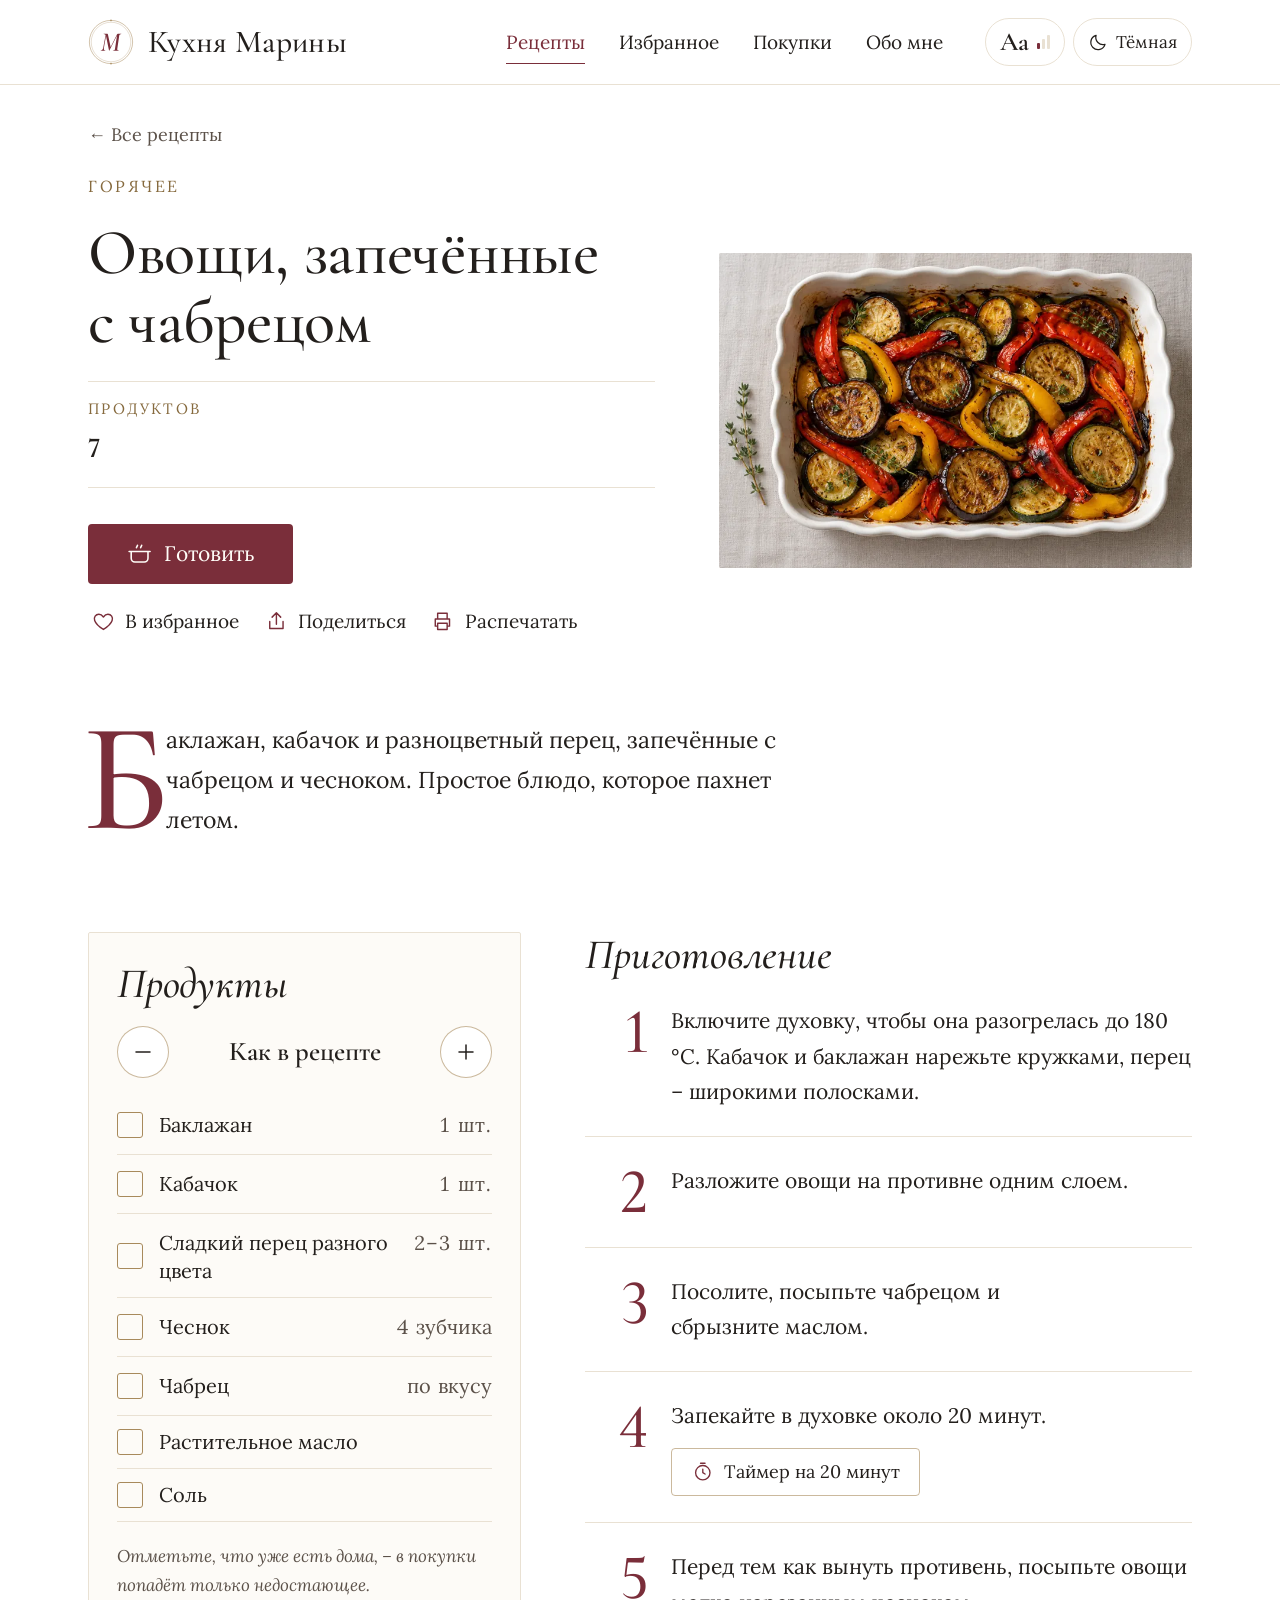
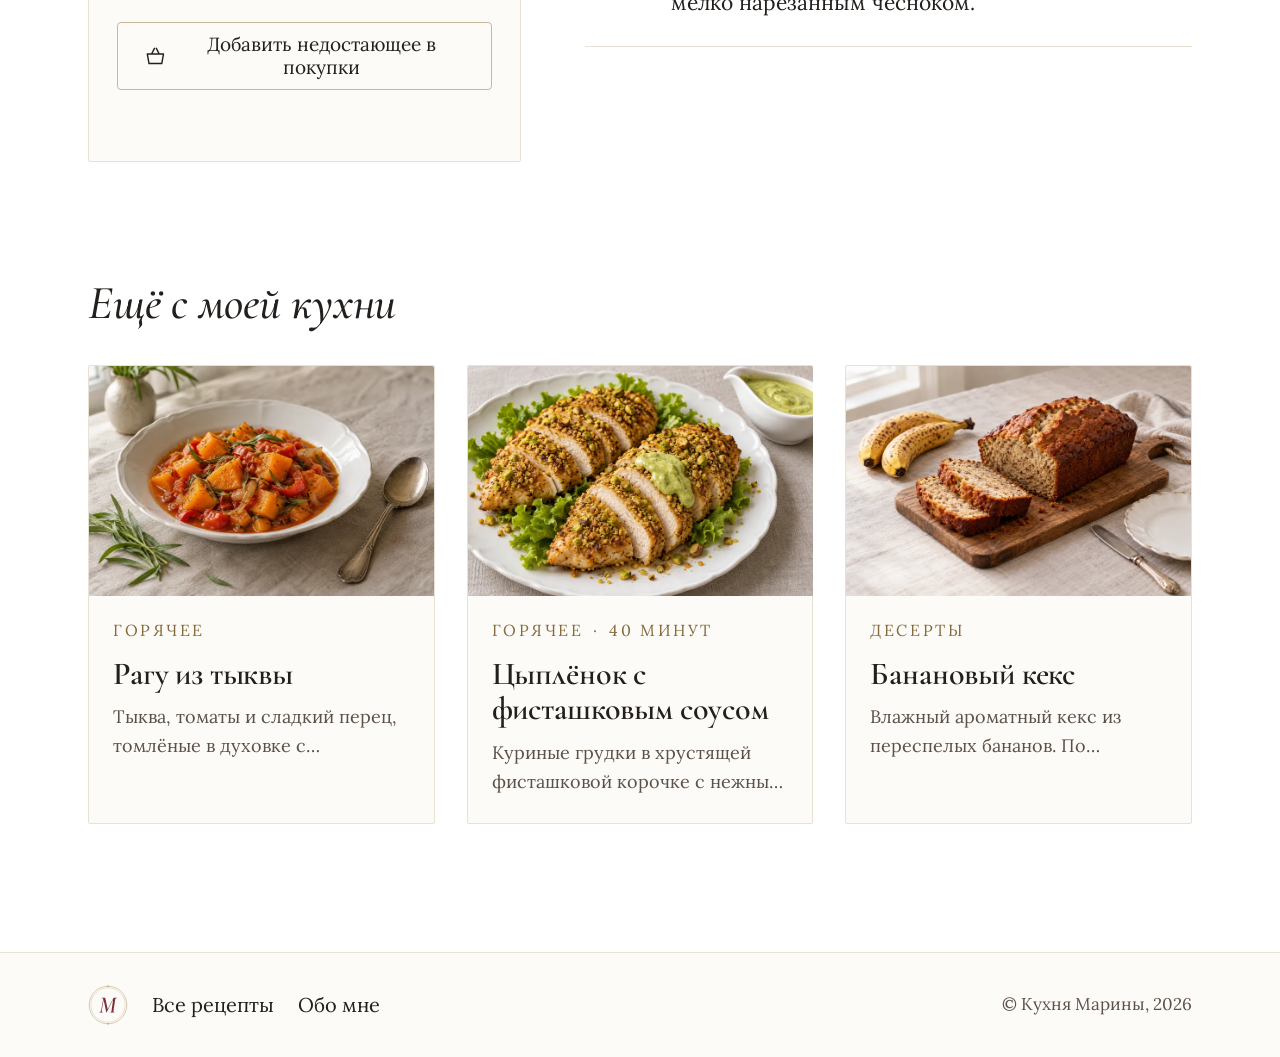
<file: recipes/zapechennye-ovoshchi/index.html>
<!DOCTYPE html><html lang="ru"><head><meta charset="utf-8"><meta name="viewport" content="width=device-width, initial-scale=1, viewport-fit=cover"><title>Овощи, запечённые с чабрецом – Кухня Марины</title><meta name="description" content="Баклажан, кабачок и разноцветный перец, запечённые с чабрецом и чесноком. Простое блюдо, которое пахнет летом."><link rel="canonical" href="https://myst-ery.github.io/recipes/zapechennye-ovoshchi/"><link rel="preload" as="image" type="image/webp" imagesrcset="/images/recipes/zapechennye-ovoshchi-800.webp 800w, /images/recipes/zapechennye-ovoshchi-1600.webp 1536w" imagesizes="(max-width: 859px) calc(100vw - 40px), 560px" fetchpriority="high"><link rel="icon" href="/favicon.svg" type="image/svg+xml"><link rel="apple-touch-icon" href="/apple-touch-icon.png"><link rel="manifest" href="/manifest.webmanifest"><meta name="theme-color" content="#ffffff" media="(prefers-color-scheme: light)"><meta name="theme-color" content="#1b1816" media="(prefers-color-scheme: dark)"><meta property="og:type" content="article"><meta property="og:site_name" content="Кухня Марины"><meta property="og:locale" content="ru_RU"><meta property="og:title" content="Овощи, запечённые с чабрецом"><meta property="og:description" content="Баклажан, кабачок и разноцветный перец, запечённые с чабрецом и чесноком. Простое блюдо, которое пахнет летом."><meta property="og:url" content="https://myst-ery.github.io/recipes/zapechennye-ovoshchi/"><meta property="og:image" content="https://myst-ery.github.io/og/zapechennye-ovoshchi.jpg"><meta property="og:image:width" content="1200"><meta property="og:image:height" content="630"><meta name="twitter:card" content="summary_large_image"><meta name="twitter:title" content="Овощи, запечённые с чабрецом"><meta name="twitter:description" content="Баклажан, кабачок и разноцветный перец, запечённые с чабрецом и чесноком. Простое блюдо, которое пахнет летом."><meta name="twitter:image" content="https://myst-ery.github.io/og/zapechennye-ovoshchi.jpg"><script type="application/ld+json">{"@context":"https://schema.org","@type":"Recipe","name":"Овощи, запечённые с чабрецом","description":"Баклажан, кабачок и разноцветный перец, запечённые с чабрецом и чесноком. Простое блюдо, которое пахнет летом.","image":["https://myst-ery.github.io/images/recipes/zapechennye-ovoshchi.jpg"],"url":"https://myst-ery.github.io/recipes/zapechennye-ovoshchi/","author":{"@type":"Person","name":"Марина"},"datePublished":"2026-10-03","recipeCategory":"Горячее","recipeIngredient":["Баклажан – 1 шт.","Кабачок – 1 шт.","Сладкий перец разного цвета – 2–3 шт.","Чеснок – 4 зубчика","Чабрец – по вкусу","Растительное масло","Соль"],"recipeInstructions":[{"@type":"HowToStep","position":1,"text":"Включите духовку, чтобы она разогрелась до 180 °C. Кабачок и баклажан нарежьте кружками, перец – широкими полосками."},{"@type":"HowToStep","position":2,"text":"Разложите овощи на противне одним слоем."},{"@type":"HowToStep","position":3,"text":"Посолите, посыпьте чабрецом и сбрызните маслом."},{"@type":"HowToStep","position":4,"text":"Запекайте в духовке около 20 минут."},{"@type":"HowToStep","position":5,"text":"Перед тем как вынуть противень, посыпьте овощи мелко нарезанным чесноком."}]}</script><script>
      (function () {
        var d = document.documentElement;
        function apply() {
          d.classList.add('js');
          try {
            var s = JSON.parse(localStorage.getItem('km:settings') || '{}');
            if (s.theme === 'light' || s.theme === 'dark') d.dataset.theme = s.theme;
            if (s.size === 'large' || s.size === 'xlarge') d.dataset.size = s.size;
          } catch (e) {}
        }
        apply();
        document.addEventListener('astro:after-swap', apply);
      })();
    </script><meta name="astro-view-transitions-enabled" content="true"><meta name="astro-view-transitions-fallback" content="animate"><script type="module" src="/_astro/ClientRouter.astro_astro_type_script_index_0_lang.ClSD9gNq.js"></script><link rel="stylesheet" href="/_astro/Base.C4GfyK1i.css"><script type="module" src="/_astro/page.CFYkGvk_.js"></script><style>[data-astro-transition-scope="astro-typyj2n2-1"] { view-transition-name: astro-typyj2n2-1; }@layer astro { ::view-transition-old(astro-typyj2n2-1) { animation: none; opacity: 0; mix-blend-mode: normal; }::view-transition-new(astro-typyj2n2-1) { animation: none; mix-blend-mode: normal; }::view-transition-group(astro-typyj2n2-1) { animation: none } }[data-astro-transition-fallback="old"] [data-astro-transition-scope="astro-typyj2n2-1"],
			[data-astro-transition-fallback="old"][data-astro-transition-scope="astro-typyj2n2-1"] { animation: none; mix-blend-mode: normal; }[data-astro-transition-fallback="new"] [data-astro-transition-scope="astro-typyj2n2-1"],
			[data-astro-transition-fallback="new"][data-astro-transition-scope="astro-typyj2n2-1"] { animation: none; mix-blend-mode: normal; }</style><style>[data-astro-transition-scope="astro-kxw5hcx6-2"] { view-transition-name: astro-kxw5hcx6-2; }@layer astro { ::view-transition-old(astro-kxw5hcx6-2) { animation: none; opacity: 0; mix-blend-mode: normal; }::view-transition-new(astro-kxw5hcx6-2) { animation: none; mix-blend-mode: normal; }::view-transition-group(astro-kxw5hcx6-2) { animation: none } }[data-astro-transition-fallback="old"] [data-astro-transition-scope="astro-kxw5hcx6-2"],
			[data-astro-transition-fallback="old"][data-astro-transition-scope="astro-kxw5hcx6-2"] { animation: none; mix-blend-mode: normal; }[data-astro-transition-fallback="new"] [data-astro-transition-scope="astro-kxw5hcx6-2"],
			[data-astro-transition-fallback="new"][data-astro-transition-scope="astro-kxw5hcx6-2"] { animation: none; mix-blend-mode: normal; }</style></head><body><a class="skip-link" href="#main">Перейти к содержанию</a><header data-astro-transition-scope="astro-typyj2n2-1" class="site-header"><div class="container header-row"><a class="brand" href="/" aria-label="Кухня Марины – на главную"><svg class="monogram" width="46" height="46" viewBox="0 0 100 100" aria-hidden="true"><circle cx="50" cy="50" r="47" fill="none" stroke="var(--gold)" stroke-width="1.1"></circle><circle cx="50" cy="50" r="43" fill="none" stroke="var(--gold)" stroke-width="0.6"></circle><path d="M50 0.8l2 2.2-2 2.2-2-2.2zM50 94.8l2 2.2-2 2.2-2-2.2z" fill="var(--gold)"></path><path d="M57 76L57 76Q56.8 76 56.8 75.5Q56.8 75 57 75L57 75Q59.4 75 60.6 74.6Q61.8 74.2 62.3 73Q62.9 71.8 63.2 69.5L63.2 69.5L68.9 31.3L46.6 75.4Q46.5 75.8 46 75.7Q45.6 75.7 45.5 75.4L45.5 75.4L36.6 33L30.6 66.2Q29.8 70.5 30.8 72.8Q31.8 75 34.6 75L34.6 75Q34.9 75 34.9 75.5Q34.9 76 34.6 76L34.6 76Q33.2 76 31.6 75.9Q29.9 75.8 27.8 75.8L27.8 75.8Q26 75.8 24.4 75.9Q22.7 76 21.2 76L21.2 76Q21 76 21 75.5Q21 75 21.2 75L21.2 75Q23.9 75 25.8 72.8Q27.8 70.6 28.6 66.3L28.6 66.3L35.4 29.6Q35.1 29.2 34.9 28.9L34.9 28.9Q33.7 27.7 32.4 27.3Q31 27 29.8 27L29.8 27Q29.7 27 29.7 26.5Q29.7 26 29.8 26L29.8 26Q30.9 26 32.1 26.1Q33.4 26.2 34.7 26.2L34.7 26.2Q36.6 26.2 38.1 26.1Q39.6 26 40.4 26L40.4 26Q41.3 26 41.8 26.8Q42.2 27.6 42.8 30.2L42.8 30.2L50.2 65L68.8 28Q69.8 26 71.6 26L71.6 26Q72.2 26 73.6 26.1Q75 26.2 76.2 26.2L76.2 26.2Q77.9 26.2 79.1 26.1Q80.2 26 81.4 26L81.4 26Q81.6 26 81.6 26.5Q81.6 27 81.4 27L81.4 27Q78.8 27 77.4 28Q75.9 29 75.4 32.3L75.4 32.3L69.9 69.5Q69.4 73 70.2 74Q71 75 74.2 75L74.2 75Q74.5 75 74.5 75.5Q74.5 76 74.2 76L74.2 76Q72.6 76 70.4 75.9Q68.2 75.8 65.6 75.8L65.6 75.8Q63.1 75.8 61 75.9Q58.8 76 57 76Z" fill="var(--accent)" transform="translate(50 50.5) scale(0.74) translate(-51.3 -51)"></path></svg><span class="brand-name">Кухня Марины</span></a><nav class="main-nav" aria-label="Разделы сайта"><a href="/recipes/" class="nav-link active" aria-current="page">Рецепты</a><a href="/favorites/" class="nav-link">Избранное</a><a href="/shopping/" class="nav-link">Покупки</a><a href="/about/" class="nav-link">Обо мне</a></nav><div class="header-tools"><button class="tool-btn" type="button" data-action="font-size" aria-label="Аа – размер шрифта: обычный" title="Размер шрифта"><span class="tool-aa" aria-hidden="true">Аа</span><span class="size-steps" aria-hidden="true"><i></i><i></i><i></i></span></button><button class="tool-btn" type="button" data-action="theme" aria-label="Тёмная тема" title="Светлая или тёмная тема"><svg class="icon theme-moon" viewBox="0 0 24 24" aria-hidden="true" focusable="false"><path d="M20 14.5A8.5 8.5 0 0 1 9.5 4 8.5 8.5 0 1 0 20 14.5z" fill="none" stroke="currentColor" stroke-width="1.5" stroke-linecap="round" stroke-linejoin="round"></path></svg><svg class="icon theme-sun" viewBox="0 0 24 24" aria-hidden="true" focusable="false"><path d="M12 16.5a4.5 4.5 0 1 0 0-9 4.5 4.5 0 0 0 0 9zM12 2v2M12 20v2M2 12h2M20 12h2M4.9 4.9l1.4 1.4M17.7 17.7l1.4 1.4M4.9 19.1l1.4-1.4M17.7 6.3l1.4-1.4" fill="none" stroke="currentColor" stroke-width="1.5" stroke-linecap="round" stroke-linejoin="round"></path></svg><span class="tool-label theme-label-dark">Тёмная</span><span class="tool-label theme-label-light">Светлая</span></button></div></div></header><nav data-astro-transition-scope="astro-kxw5hcx6-2" class="bottom-nav" aria-label="Быстрые разделы"><a href="/" class="bottom-link"><svg class="icon" viewBox="0 0 24 24" aria-hidden="true" focusable="false"><path d="M3.5 11 12 4l8.5 7M6 9.5V20h12V9.5" fill="none" stroke="currentColor" stroke-width="1.5" stroke-linecap="round" stroke-linejoin="round"></path></svg><span>Главная</span></a><a href="/recipes/" class="bottom-link active" aria-current="page"><svg class="icon" viewBox="0 0 24 24" aria-hidden="true" focusable="false"><path d="M4 5.5C6.5 4 9.5 4 12 5.5 14.5 4 17.5 4 20 5.5V19c-2.5-1.5-5.5-1.5-8 0-2.5-1.5-5.5-1.5-8 0zM12 5.5V19" fill="none" stroke="currentColor" stroke-width="1.5" stroke-linecap="round" stroke-linejoin="round"></path></svg><span>Рецепты</span></a><a href="/favorites/" class="bottom-link"><svg class="icon" viewBox="0 0 24 24" aria-hidden="true" focusable="false"><path d="M12 20.5s-7.5-4.6-9.2-9.4C1.6 7.6 3.9 4.5 7.2 4.5c2 0 3.5 1.1 4.8 2.9 1.3-1.8 2.8-2.9 4.8-2.9 3.3 0 5.6 3.1 4.4 6.6-1.7 4.8-9.2 9.4-9.2 9.4z" fill="none" stroke="currentColor" stroke-width="1.5" stroke-linecap="round" stroke-linejoin="round"></path></svg><span>Избранное</span></a><a href="/shopping/" class="bottom-link"><svg class="icon" viewBox="0 0 24 24" aria-hidden="true" focusable="false"><path d="M9 6.5h11M9 12h11M9 17.5h11M4.5 6.5h.01M4.5 12h.01M4.5 17.5h.01" fill="none" stroke="currentColor" stroke-width="1.5" stroke-linecap="round" stroke-linejoin="round"></path></svg><span>Покупки</span></a></nav><main id="main"><article class="container recipe-page"><div class="print-only print-head" aria-hidden="true"><svg class="monogram" width="44" height="44" viewBox="0 0 100 100" aria-hidden="true"><circle cx="50" cy="50" r="47" fill="none" stroke="var(--gold)" stroke-width="1.1"></circle><circle cx="50" cy="50" r="43" fill="none" stroke="var(--gold)" stroke-width="0.6"></circle><path d="M50 0.8l2 2.2-2 2.2-2-2.2zM50 94.8l2 2.2-2 2.2-2-2.2z" fill="var(--gold)"></path><path d="M57 76L57 76Q56.8 76 56.8 75.5Q56.8 75 57 75L57 75Q59.4 75 60.6 74.6Q61.8 74.2 62.3 73Q62.9 71.8 63.2 69.5L63.2 69.5L68.9 31.3L46.6 75.4Q46.5 75.8 46 75.7Q45.6 75.7 45.5 75.4L45.5 75.4L36.6 33L30.6 66.2Q29.8 70.5 30.8 72.8Q31.8 75 34.6 75L34.6 75Q34.9 75 34.9 75.5Q34.9 76 34.6 76L34.6 76Q33.2 76 31.6 75.9Q29.9 75.8 27.8 75.8L27.8 75.8Q26 75.8 24.4 75.9Q22.7 76 21.2 76L21.2 76Q21 76 21 75.5Q21 75 21.2 75L21.2 75Q23.9 75 25.8 72.8Q27.8 70.6 28.6 66.3L28.6 66.3L35.4 29.6Q35.1 29.2 34.9 28.9L34.9 28.9Q33.7 27.7 32.4 27.3Q31 27 29.8 27L29.8 27Q29.7 27 29.7 26.5Q29.7 26 29.8 26L29.8 26Q30.9 26 32.1 26.1Q33.4 26.2 34.7 26.2L34.7 26.2Q36.6 26.2 38.1 26.1Q39.6 26 40.4 26L40.4 26Q41.3 26 41.8 26.8Q42.2 27.6 42.8 30.2L42.8 30.2L50.2 65L68.8 28Q69.8 26 71.6 26L71.6 26Q72.2 26 73.6 26.1Q75 26.2 76.2 26.2L76.2 26.2Q77.9 26.2 79.1 26.1Q80.2 26 81.4 26L81.4 26Q81.6 26 81.6 26.5Q81.6 27 81.4 27L81.4 27Q78.8 27 77.4 28Q75.9 29 75.4 32.3L75.4 32.3L69.9 69.5Q69.4 73 70.2 74Q71 75 74.2 75L74.2 75Q74.5 75 74.5 75.5Q74.5 76 74.2 76L74.2 76Q72.6 76 70.4 75.9Q68.2 75.8 65.6 75.8L65.6 75.8Q63.1 75.8 61 75.9Q58.8 76 57 76Z" fill="var(--accent)" transform="translate(50 50.5) scale(0.74) translate(-51.3 -51)"></path></svg><span>Кухня Марины</span></div><img class="print-only print-photo" data-print-src="/images/recipes/zapechennye-ovoshchi.jpg" alt="" width="1200" height="800"><a class="back" href="/recipes/">← Все рецепты</a><header class="recipe-hero"><div class="recipe-intro"><p class="kicker">Горячее</p><h1 style="view-transition-name:title-zapechennye-ovoshchi">Овощи, запечённые с чабрецом</h1><dl class="facts"><div class="fact"><dt>Продуктов</dt><dd>7</dd></div></dl><style>astro-island,astro-slot,astro-static-slot{display:contents}</style><script>(function(){let e=(e,t)=>{let n=async()=>{await(await e())()},r=typeof t.value==`object`?t.value:void 0,i={timeout:r==null?void 0:r.timeout};`requestIdleCallback`in window?window.requestIdleCallback(n,i):setTimeout(n,i.timeout||200)};(self.Astro||(self.Astro={})).idle=e,window.dispatchEvent(new Event(`astro:idle`))})();</script><script>(function(){function e(t){"@babel/helpers - typeof";return e=typeof Symbol==`function`&&typeof Symbol.iterator==`symbol`?function(e){return typeof e}:function(e){return e&&typeof Symbol==`function`&&e.constructor===Symbol&&e!==Symbol.prototype?`symbol`:typeof e},e(t)}function t(t,n){if(e(t)!=`object`||!t)return t;var r=t[Symbol.toPrimitive];if(r!==void 0){var i=r.call(t,n||`default`);if(e(i)!=`object`)return i;throw TypeError(`@@toPrimitive must return a primitive value.`)}return(n===`string`?String:Number)(t)}function n(n){var r=t(n,`string`);return e(r)==`symbol`?r:r+``}function r(e,t,r){return(t=n(t))in e?Object.defineProperty(e,t,{value:r,enumerable:!0,configurable:!0,writable:!0}):e[t]=r,e}let i=/* @__PURE__ */ new Set([`__proto__`,`constructor`,`prototype`]);{let e={0:e=>a(e),1:e=>n(e),2:e=>new RegExp(e),3:e=>new Date(e),4:e=>new Map(n(e)),5:e=>new Set(n(e)),6:e=>BigInt(e),7:e=>new URL(e),8:e=>new Uint8Array(e),9:e=>new Uint16Array(e),10:e=>new Uint32Array(e),11:e=>1/0*e},t=t=>{let[n,r]=t;return n in e?e[n](r):void 0},n=e=>e.map(t),a=e=>typeof e!=`object`||!e?e:Object.fromEntries(Object.entries(e).map(([e,n])=>[e,t(n)]));class o extends HTMLElement{constructor(...e){super(...e),r(this,`Component`,void 0),r(this,`hydrator`,void 0),r(this,`hydrate`,async()=>{var e;if(!this.hydrator||!this.isConnected)return;let t=(e=this.parentElement)==null?void 0:e.closest(`astro-island[ssr]`);if(t){t.addEventListener(`astro:hydrate`,this.hydrate,{once:!0});return}let n=this.querySelectorAll(`astro-slot`),r={},i=this.querySelectorAll(`template[data-astro-template]`);for(let e of i){let t=e.closest(this.tagName);t!=null&&t.isSameNode(this)&&(r[e.getAttribute(`data-astro-template`)||`default`]=e.innerHTML,e.remove())}for(let e of n){let t=e.closest(this.tagName);t!=null&&t.isSameNode(this)&&(r[e.getAttribute(`name`)||`default`]=e.innerHTML)}let o;try{o=this.hasAttribute(`props`)?a(JSON.parse(this.getAttribute(`props`))):{}}catch(e){let t=this.getAttribute(`component-url`)||`<unknown>`,n=this.getAttribute(`component-export`);throw n&&(t+=` (export ${n})`),console.error(`[hydrate] Error parsing props for component ${t}`,this.getAttribute(`props`),e),e}await this.hydrator(this)(this.Component,o,r,{client:this.getAttribute(`client`)}),this.removeAttribute(`ssr`),this.dispatchEvent(new CustomEvent(`astro:hydrate`))}),r(this,`unmount`,()=>{this.isConnected||this.dispatchEvent(new CustomEvent(`astro:unmount`))})}disconnectedCallback(){document.removeEventListener(`astro:after-swap`,this.unmount),document.addEventListener(`astro:after-swap`,this.unmount,{once:!0})}connectedCallback(){if(!this.hasAttribute(`await-children`)||document.readyState===`interactive`||document.readyState===`complete`)this.childrenConnectedCallback();else{let e=()=>{document.removeEventListener(`DOMContentLoaded`,e),t.disconnect(),this.childrenConnectedCallback()},t=new MutationObserver(()=>{var t;((t=this.lastChild)==null?void 0:t.nodeType)===Node.COMMENT_NODE&&this.lastChild.nodeValue===`astro:end`&&(this.lastChild.remove(),e())});t.observe(this,{childList:!0}),document.addEventListener(`DOMContentLoaded`,e)}}async childrenConnectedCallback(){let e=this.getAttribute(`before-hydration-url`);e&&await import(e),this.start()}getRetryImportUrl(e){let t=new URL(e,document.baseURI);return t.searchParams.set(`astro-retry`,Date.now().toString()),t.toString()}async importWithRetry(e){try{return await import(e)}catch(t){return await new Promise(e=>setTimeout(e,1e3)),import(this.getRetryImportUrl(e))}}handleHydrationError(e){let t=this.getAttribute(`component-url`),n=new CustomEvent(`astro:hydration-error`,{cancelable:!0,bubbles:!0,composed:!0,detail:{error:e,componentUrl:t}});this.dispatchEvent(n)&&console.error(`[astro-island] Error hydrating ${t}`,e)}async start(){let e=JSON.parse(this.getAttribute(`opts`)),t=this.getAttribute(`client`);if(Astro[t]===void 0){window.addEventListener(`astro:${t}`,()=>this.start(),{once:!0});return}try{await Astro[t](async()=>{let e=this.getAttribute(`renderer-url`);try{let[t,{default:n}]=await Promise.all([this.importWithRetry(this.getAttribute(`component-url`)),e?this.importWithRetry(e):Promise.resolve({default:()=>()=>{}})]),r=this.getAttribute(`component-export`)||`default`;if(r.includes(`.`)){this.Component=t;for(let e of r.split(`.`)){if(i.has(e)||!this.Component||typeof this.Component!=`object`&&typeof this.Component!=`function`||!Object.hasOwn(this.Component,e))throw Error(`Invalid component export path: ${r}`);this.Component=this.Component[e]}}else{if(i.has(r))throw Error(`Invalid component export path: ${r}`);this.Component=t[r]}return this.hydrator=n,this.hydrate}catch(e){return this.handleHydrationError(e),()=>{}}},e,this)}catch(e){this.handleHydrationError(e)}}attributeChangedCallback(){this.hydrate()}}r(o,`observedAttributes`,[`props`]),customElements.get(`astro-island`)||customElements.define(`astro-island`,o)}})();</script><astro-island uid="Z1QFj1r" prefix="r6" component-url="/_astro/RecipeActions.DEMdkxj8.js" component-export="default" renderer-url="/_astro/client.DhnMnjx5.js" props="{&quot;slug&quot;:[0,&quot;zapechennye-ovoshchi&quot;],&quot;title&quot;:[0,&quot;Овощи, запечённые с чабрецом&quot;],&quot;canCook&quot;:[0,true]}" ssr client="idle" opts="{&quot;name&quot;:&quot;RecipeActions&quot;,&quot;value&quot;:true}" await-children><div class="recipe-actions"><button type="button" class="btn btn-primary btn-lg btn-cook"><svg class="icon " viewBox="0 0 24 24" aria-hidden="true" focusable="false"><path d="M4 10h16v6.5a3.5 3.5 0 0 1-3.5 3.5h-9A3.5 3.5 0 0 1 4 16.5zM2 10h2M20 10h2M9 6.5c0-1 1-1.5 1-2.5M13 6.5c0-1 1-1.5 1-2.5" fill="none" stroke="currentColor" stroke-width="1.5" stroke-linecap="round" stroke-linejoin="round"></path></svg>Готовить</button><div class="quiet-actions"><button type="button" class="btn btn-quiet fav-btn" aria-pressed="false"><span style="display:inline-flex"><svg class="icon " viewBox="0 0 24 24" aria-hidden="true" focusable="false"><path d="M12 20.5s-7.5-4.6-9.2-9.4C1.6 7.6 3.9 4.5 7.2 4.5c2 0 3.5 1.1 4.8 2.9 1.3-1.8 2.8-2.9 4.8-2.9 3.3 0 5.6 3.1 4.4 6.6-1.7 4.8-9.2 9.4-9.2 9.4z" fill="none" stroke="currentColor" stroke-width="1.5" stroke-linecap="round" stroke-linejoin="round"></path></svg></span>В избранное</button><button type="button" class="btn btn-quiet" aria-expanded="false" aria-controls="share-panel"><svg class="icon " viewBox="0 0 24 24" aria-hidden="true" focusable="false"><path d="M12 3v12M7.5 7.5 12 3l4.5 4.5M5 12v7.5h14V12" fill="none" stroke="currentColor" stroke-width="1.5" stroke-linecap="round" stroke-linejoin="round"></path></svg>Поделиться</button><button type="button" class="btn btn-quiet"><svg class="icon " viewBox="0 0 24 24" aria-hidden="true" focusable="false"><path d="M7 8.5V3.5h10v5M7 17H4.5v-7.5h15V17H17M7 14h10v6.5H7z" fill="none" stroke="currentColor" stroke-width="1.5" stroke-linecap="round" stroke-linejoin="round"></path></svg>Распечатать</button></div></div><div id="share-panel" class="share-panel" hidden=""><p>Отправьте рецепт друзьям:</p><div class="share-links"><a class="btn btn-outline" href="https://connect.ok.ru/offer?url=&amp;title=%D0%A0%D0%B5%D1%86%D0%B5%D0%BF%D1%82%20%C2%AB%D0%9E%D0%B2%D0%BE%D1%89%D0%B8%2C%20%D0%B7%D0%B0%D0%BF%D0%B5%D1%87%D1%91%D0%BD%D0%BD%D1%8B%D0%B5%20%D1%81%20%D1%87%D0%B0%D0%B1%D1%80%D0%B5%D1%86%D0%BE%D0%BC%C2%BB" target="_blank" rel="noopener noreferrer">Одноклассники</a><a class="btn btn-outline" href="https://vk.com/share.php?url=&amp;title=%D0%A0%D0%B5%D1%86%D0%B5%D0%BF%D1%82%20%C2%AB%D0%9E%D0%B2%D0%BE%D1%89%D0%B8%2C%20%D0%B7%D0%B0%D0%BF%D0%B5%D1%87%D1%91%D0%BD%D0%BD%D1%8B%D0%B5%20%D1%81%20%D1%87%D0%B0%D0%B1%D1%80%D0%B5%D1%86%D0%BE%D0%BC%C2%BB" target="_blank" rel="noopener noreferrer">ВКонтакте</a><a class="btn btn-outline" href="https://t.me/share/url?url=&amp;text=%D0%A0%D0%B5%D1%86%D0%B5%D0%BF%D1%82%20%C2%AB%D0%9E%D0%B2%D0%BE%D1%89%D0%B8%2C%20%D0%B7%D0%B0%D0%BF%D0%B5%D1%87%D1%91%D0%BD%D0%BD%D1%8B%D0%B5%20%D1%81%20%D1%87%D0%B0%D0%B1%D1%80%D0%B5%D1%86%D0%BE%D0%BC%C2%BB" target="_blank" rel="noopener noreferrer">Telegram</a><button type="button" class="btn btn-outline"><svg class="icon " viewBox="0 0 24 24" aria-hidden="true" focusable="false"><path d="M9 9h11v11H9zM5 15H4V4h11v1" fill="none" stroke="currentColor" stroke-width="1.5" stroke-linecap="round" stroke-linejoin="round"></path></svg>Скопировать ссылку</button></div><p aria-live="polite" style="margin:0"></p></div><!--astro:end--></astro-island></div><div class="cover-wrap"><div class="cover cover-large cat-main" style="view-transition-name:cover-zapechennye-ovoshchi"><picture><source type="image/webp" srcSet="/images/recipes/zapechennye-ovoshchi-800.webp 800w, /images/recipes/zapechennye-ovoshchi-1600.webp 1536w" sizes="(max-width: 859px) calc(100vw - 40px), 560px"/><img src="/images/recipes/zapechennye-ovoshchi.jpg" alt="Овощи, запечённые с чабрецом" width="1200" height="800" loading="eager" decoding="sync" fetchPriority="high" class="cover-img"/></picture></div></div></header><div class="narrow lede-wrap"><p class="lede">Баклажан, кабачок и разноцветный перец, запечённые с чабрецом и чесноком. Простое блюдо, которое пахнет летом.</p></div><astro-island uid="ZnNE8X" prefix="r8" component-url="/_astro/RecipeBody.DSc274Yz.js" component-export="default" renderer-url="/_astro/client.DhnMnjx5.js" props="{&quot;slug&quot;:[0,&quot;zapechennye-ovoshchi&quot;],&quot;title&quot;:[0,&quot;Овощи, запечённые с чабрецом&quot;],&quot;servings&quot;:[0,null],&quot;ingredients&quot;:[1,[[0,{&quot;kind&quot;:[0,&quot;item&quot;],&quot;name&quot;:[0,&quot;Баклажан&quot;],&quot;amount&quot;:[0,&quot;1 шт.&quot;]}],[0,{&quot;kind&quot;:[0,&quot;item&quot;],&quot;name&quot;:[0,&quot;Кабачок&quot;],&quot;amount&quot;:[0,&quot;1 шт.&quot;]}],[0,{&quot;kind&quot;:[0,&quot;item&quot;],&quot;name&quot;:[0,&quot;Сладкий перец разного цвета&quot;],&quot;amount&quot;:[0,&quot;2–3 шт.&quot;]}],[0,{&quot;kind&quot;:[0,&quot;item&quot;],&quot;name&quot;:[0,&quot;Чеснок&quot;],&quot;amount&quot;:[0,&quot;4 зубчика&quot;]}],[0,{&quot;kind&quot;:[0,&quot;item&quot;],&quot;name&quot;:[0,&quot;Чабрец&quot;],&quot;amount&quot;:[0,&quot;по вкусу&quot;]}],[0,{&quot;kind&quot;:[0,&quot;item&quot;],&quot;name&quot;:[0,&quot;Растительное масло&quot;],&quot;amount&quot;:[0,&quot;&quot;]}],[0,{&quot;kind&quot;:[0,&quot;item&quot;],&quot;name&quot;:[0,&quot;Соль&quot;],&quot;amount&quot;:[0,&quot;&quot;]}]]],&quot;steps&quot;:[1,[[0,{&quot;text&quot;:[0,&quot;Включите духовку, чтобы она разогрелась до 180 °C. Кабачок и баклажан нарежьте кружками, перец – широкими полосками.&quot;],&quot;photo&quot;:[0,null]}],[0,{&quot;text&quot;:[0,&quot;Разложите овощи на противне одним слоем.&quot;],&quot;photo&quot;:[0,null]}],[0,{&quot;text&quot;:[0,&quot;Посолите, посыпьте чабрецом и сбрызните маслом.&quot;],&quot;photo&quot;:[0,null]}],[0,{&quot;text&quot;:[0,&quot;Запекайте в духовке около 20 минут.&quot;],&quot;photo&quot;:[0,null]}],[0,{&quot;text&quot;:[0,&quot;Перед тем как вынуть противень, посыпьте овощи мелко нарезанным чесноком.&quot;],&quot;photo&quot;:[0,null]}]]],&quot;tip&quot;:[0,null]}" ssr client="idle" opts="{&quot;name&quot;:&quot;RecipeBody&quot;,&quot;value&quot;:true}" await-children><div class="recipe-body"><aside class="ingredients" aria-labelledby="ingredients-title"><h2 id="ingredients-title">Продукты</h2><div class="scaler"><button type="button" class="round-btn" aria-label="Меньше порций"><svg class="icon " viewBox="0 0 24 24" aria-hidden="true" focusable="false"><path d="M5 12h14" fill="none" stroke="currentColor" stroke-width="1.5" stroke-linecap="round" stroke-linejoin="round"></path></svg></button><output aria-live="polite">Как в рецепте</output><button type="button" class="round-btn" aria-label="Больше порций"><svg class="icon " viewBox="0 0 24 24" aria-hidden="true" focusable="false"><path d="M12 5v14M5 12h14" fill="none" stroke="currentColor" stroke-width="1.5" stroke-linecap="round" stroke-linejoin="round"></path></svg></button></div><ul class="ing-list"><li class="ing-item"><label><input type="checkbox"/><span class="check" aria-hidden="true"><svg class="icon " viewBox="0 0 24 24" aria-hidden="true" focusable="false"><path d="M5 12.5l4.5 4.5L19 7.5" fill="none" stroke="currentColor" stroke-width="1.5" stroke-linecap="round" stroke-linejoin="round"></path></svg></span><span class="ing-name">Баклажан</span><span class="ing-amount">1 шт.</span></label></li><li class="ing-item"><label><input type="checkbox"/><span class="check" aria-hidden="true"><svg class="icon " viewBox="0 0 24 24" aria-hidden="true" focusable="false"><path d="M5 12.5l4.5 4.5L19 7.5" fill="none" stroke="currentColor" stroke-width="1.5" stroke-linecap="round" stroke-linejoin="round"></path></svg></span><span class="ing-name">Кабачок</span><span class="ing-amount">1 шт.</span></label></li><li class="ing-item"><label><input type="checkbox"/><span class="check" aria-hidden="true"><svg class="icon " viewBox="0 0 24 24" aria-hidden="true" focusable="false"><path d="M5 12.5l4.5 4.5L19 7.5" fill="none" stroke="currentColor" stroke-width="1.5" stroke-linecap="round" stroke-linejoin="round"></path></svg></span><span class="ing-name">Сладкий перец разного цвета</span><span class="ing-amount">2–3 шт.</span></label></li><li class="ing-item"><label><input type="checkbox"/><span class="check" aria-hidden="true"><svg class="icon " viewBox="0 0 24 24" aria-hidden="true" focusable="false"><path d="M5 12.5l4.5 4.5L19 7.5" fill="none" stroke="currentColor" stroke-width="1.5" stroke-linecap="round" stroke-linejoin="round"></path></svg></span><span class="ing-name">Чеснок</span><span class="ing-amount">4 зубчика</span></label></li><li class="ing-item"><label><input type="checkbox"/><span class="check" aria-hidden="true"><svg class="icon " viewBox="0 0 24 24" aria-hidden="true" focusable="false"><path d="M5 12.5l4.5 4.5L19 7.5" fill="none" stroke="currentColor" stroke-width="1.5" stroke-linecap="round" stroke-linejoin="round"></path></svg></span><span class="ing-name">Чабрец</span><span class="ing-amount">по вкусу</span></label></li><li class="ing-item"><label><input type="checkbox"/><span class="check" aria-hidden="true"><svg class="icon " viewBox="0 0 24 24" aria-hidden="true" focusable="false"><path d="M5 12.5l4.5 4.5L19 7.5" fill="none" stroke="currentColor" stroke-width="1.5" stroke-linecap="round" stroke-linejoin="round"></path></svg></span><span class="ing-name">Растительное масло</span><span class="ing-amount"></span></label></li><li class="ing-item"><label><input type="checkbox"/><span class="check" aria-hidden="true"><svg class="icon " viewBox="0 0 24 24" aria-hidden="true" focusable="false"><path d="M5 12.5l4.5 4.5L19 7.5" fill="none" stroke="currentColor" stroke-width="1.5" stroke-linecap="round" stroke-linejoin="round"></path></svg></span><span class="ing-name">Соль</span><span class="ing-amount"></span></label></li></ul><p class="hint">Отметьте, что уже есть дома, – в покупки попадёт только недостающее.</p><button type="button" class="btn btn-outline shop-btn"><svg class="icon " viewBox="0 0 24 24" aria-hidden="true" focusable="false"><path d="M3.5 9.5h17l-1.8 10H5.3zM8 9.5l3-6M16 9.5l-3-6" fill="none" stroke="currentColor" stroke-width="1.5" stroke-linecap="round" stroke-linejoin="round"></path></svg>Добавить недостающее в покупки</button><p class="shop-status" aria-live="polite"></p></aside><section class="method" aria-labelledby="method-title"><h2 id="method-title">Приготовление</h2><ol class="steps"><li class="step"><span class="step-num" aria-hidden="true">1</span><div><p><span class="visually-hidden">Шаг <!-- -->1<!-- -->. </span>Включите духовку, чтобы она разогрелась до 180 °C. Кабачок и баклажан нарежьте кружками, перец – широкими полосками.</p></div></li><li class="step"><span class="step-num" aria-hidden="true">2</span><div><p><span class="visually-hidden">Шаг <!-- -->2<!-- -->. </span>Разложите овощи на противне одним слоем.</p></div></li><li class="step"><span class="step-num" aria-hidden="true">3</span><div><p><span class="visually-hidden">Шаг <!-- -->3<!-- -->. </span>Посолите, посыпьте чабрецом и сбрызните маслом.</p></div></li><li class="step"><span class="step-num" aria-hidden="true">4</span><div><p><span class="visually-hidden">Шаг <!-- -->4<!-- -->. </span>Запекайте в духовке около 20 минут.</p><div class="step-tools"><button type="button" class="btn btn-outline timer-btn"><svg class="icon " viewBox="0 0 24 24" aria-hidden="true" focusable="false"><path d="M12 21a8 8 0 1 0 0-16 8 8 0 0 0 0 16zM12 9v4l2.5 1.5M9.5 2.5h5" fill="none" stroke="currentColor" stroke-width="1.5" stroke-linecap="round" stroke-linejoin="round"></path></svg>Таймер на <!-- -->20 минут</button></div></div></li><li class="step"><span class="step-num" aria-hidden="true">5</span><div><p><span class="visually-hidden">Шаг <!-- -->5<!-- -->. </span>Перед тем как вынуть противень, посыпьте овощи мелко нарезанным чесноком.</p></div></li></ol></section></div><!--astro:end--></astro-island><section class="print-only print-notes" aria-hidden="true"><h2>Мои заметки</h2><div></div><div></div><div></div><div></div><div></div></section><p class="print-only print-foot">Кухня Марины · myst-ery.github.io/recipes/zapechennye-ovoshchi/</p><section class="section more"><div class="section-head"><h2>Ещё с моей кухни</h2></div><div class="grid grid-3"><article class="card"><a class="card-link" href="/recipes/ragu-iz-tykvy/"><div class="cover cover-card cat-main" style="view-transition-name:cover-ragu-iz-tykvy"><picture><source type="image/webp" srcSet="/images/recipes/ragu-iz-tykvy-800.webp 800w, /images/recipes/ragu-iz-tykvy-1600.webp 1536w" sizes="(max-width: 639px) calc(100vw - 40px), (max-width: 1023px) 45vw, 380px"/><img src="/images/recipes/ragu-iz-tykvy.jpg" alt="Рагу из тыквы" width="1200" height="800" loading="lazy" decoding="async" class="cover-img"/></picture></div><div class="card-body"><p class="kicker">Горячее</p><h3 class="card-title" style="view-transition-name:title-ragu-iz-tykvy"><span class="underline">Рагу из тыквы</span></h3><p class="card-desc">Тыква, томаты и сладкий перец, томлёные в духовке с эстрагоном. Лёгкое и яркое осеннее блюдо.</p></div></a></article><article class="card"><a class="card-link" href="/recipes/cyplenok-fistashkovyj-sous/"><div class="cover cover-card cat-main" style="view-transition-name:cover-cyplenok-fistashkovyj-sous"><picture><source type="image/webp" srcSet="/images/recipes/cyplenok-fistashkovyj-sous-800.webp 800w, /images/recipes/cyplenok-fistashkovyj-sous-1600.webp 1536w" sizes="(max-width: 639px) calc(100vw - 40px), (max-width: 1023px) 45vw, 380px"/><img src="/images/recipes/cyplenok-fistashkovyj-sous.jpg" alt="Цыплёнок с фисташковым соусом" width="1200" height="800" loading="lazy" decoding="async" class="cover-img"/></picture></div><div class="card-body"><p class="kicker">Горячее<span class="kicker-sep">40 минут</span></p><h3 class="card-title" style="view-transition-name:title-cyplenok-fistashkovyj-sous"><span class="underline">Цыплёнок с фисташковым соусом</span></h3><p class="card-desc">Куриные грудки в хрустящей фисташковой корочке с нежным соусом из авокадо и золотистого лука.</p></div></a></article><article class="card"><a class="card-link" href="/recipes/bananovyj-keks/"><div class="cover cover-card cat-dessert" style="view-transition-name:cover-bananovyj-keks"><picture><source type="image/webp" srcSet="/images/recipes/bananovyj-keks-800.webp 800w, /images/recipes/bananovyj-keks-1600.webp 1536w" sizes="(max-width: 639px) calc(100vw - 40px), (max-width: 1023px) 45vw, 380px"/><img src="/images/recipes/bananovyj-keks.jpg" alt="Банановый кекс" width="1200" height="800" loading="lazy" decoding="async" class="cover-img"/></picture></div><div class="card-body"><p class="kicker">Десерты</p><h3 class="card-title" style="view-transition-name:title-bananovyj-keks"><span class="underline">Банановый кекс</span></h3><p class="card-desc">Влажный ароматный кекс из переспелых бананов. По желанию – под тонкой сахарной глазурью.</p></div></a></article></div></section></article></main><footer class="site-footer"><div class="container footer-row"><svg class="monogram" width="40" height="40" viewBox="0 0 100 100" aria-hidden="true"><circle cx="50" cy="50" r="47" fill="none" stroke="var(--gold)" stroke-width="1.1"></circle><circle cx="50" cy="50" r="43" fill="none" stroke="var(--gold)" stroke-width="0.6"></circle><path d="M50 0.8l2 2.2-2 2.2-2-2.2zM50 94.8l2 2.2-2 2.2-2-2.2z" fill="var(--gold)"></path><path d="M57 76L57 76Q56.8 76 56.8 75.5Q56.8 75 57 75L57 75Q59.4 75 60.6 74.6Q61.8 74.2 62.3 73Q62.9 71.8 63.2 69.5L63.2 69.5L68.9 31.3L46.6 75.4Q46.5 75.8 46 75.7Q45.6 75.7 45.5 75.4L45.5 75.4L36.6 33L30.6 66.2Q29.8 70.5 30.8 72.8Q31.8 75 34.6 75L34.6 75Q34.9 75 34.9 75.5Q34.9 76 34.6 76L34.6 76Q33.2 76 31.6 75.9Q29.9 75.8 27.8 75.8L27.8 75.8Q26 75.8 24.4 75.9Q22.7 76 21.2 76L21.2 76Q21 76 21 75.5Q21 75 21.2 75L21.2 75Q23.9 75 25.8 72.8Q27.8 70.6 28.6 66.3L28.6 66.3L35.4 29.6Q35.1 29.2 34.9 28.9L34.9 28.9Q33.7 27.7 32.4 27.3Q31 27 29.8 27L29.8 27Q29.7 27 29.7 26.5Q29.7 26 29.8 26L29.8 26Q30.9 26 32.1 26.1Q33.4 26.2 34.7 26.2L34.7 26.2Q36.6 26.2 38.1 26.1Q39.6 26 40.4 26L40.4 26Q41.3 26 41.8 26.8Q42.2 27.6 42.8 30.2L42.8 30.2L50.2 65L68.8 28Q69.8 26 71.6 26L71.6 26Q72.2 26 73.6 26.1Q75 26.2 76.2 26.2L76.2 26.2Q77.9 26.2 79.1 26.1Q80.2 26 81.4 26L81.4 26Q81.6 26 81.6 26.5Q81.6 27 81.4 27L81.4 27Q78.8 27 77.4 28Q75.9 29 75.4 32.3L75.4 32.3L69.9 69.5Q69.4 73 70.2 74Q71 75 74.2 75L74.2 75Q74.5 75 74.5 75.5Q74.5 76 74.2 76L74.2 76Q72.6 76 70.4 75.9Q68.2 75.8 65.6 75.8L65.6 75.8Q63.1 75.8 61 75.9Q58.8 76 57 76Z" fill="var(--accent)" transform="translate(50 50.5) scale(0.74) translate(-51.3 -51)"></path></svg><nav class="footer-nav" aria-label="Ссылки в подвале"><a href="/recipes/">Все рецепты</a><a href="/about/">Обо мне</a></nav><p class="footer-copy">© Кухня Марины, 2026</p></div></footer><script type="module" src="/_astro/Base.astro_astro_type_script_index_0_lang.CGUqgOw7.js"></script></body></html>
</file>
<file: _astro/Base.C4GfyK1i.css>
.astro-route-announcer{clip:rect(0 0 0 0);clip-path:inset(50%);white-space:nowrap;width:1px;height:1px;position:absolute;top:0;left:0;overflow:hidden}@font-face{font-family:Cormorant Garamond;font-style:normal;font-display:swap;font-weight:500;src:url(/_astro/cormorant-garamond-cyrillic-ext-500-normal.Yta7XZ9C.woff2)format("woff2"),url(/_astro/cormorant-garamond-cyrillic-ext-500-normal.lsPpqi9g.woff)format("woff");unicode-range:U+460-52F,U+1C80-1C8A,U+20B4,U+2DE0-2DFF,U+A640-A69F,U+FE2E-FE2F}@font-face{font-family:Cormorant Garamond;font-style:normal;font-display:swap;font-weight:500;src:url(/_astro/cormorant-garamond-cyrillic-500-normal.CyAY5ZLS.woff2)format("woff2"),url(/_astro/cormorant-garamond-cyrillic-500-normal.DkJXBcIH.woff)format("woff");unicode-range:U+301,U+400-45F,U+490-491,U+4B0-4B1,U+2116}@font-face{font-family:Cormorant Garamond;font-style:normal;font-display:swap;font-weight:500;src:url(/_astro/cormorant-garamond-vietnamese-500-normal.BZGLGj12.woff2)format("woff2"),url(/_astro/cormorant-garamond-vietnamese-500-normal.DqXqCC0q.woff)format("woff");unicode-range:U+102-103,U+110-111,U+128-129,U+168-169,U+1A0-1A1,U+1AF-1B0,U+300-301,U+303-304,U+308-309,U+323,U+329,U+1EA0-1EF9,U+20AB}@font-face{font-family:Cormorant Garamond;font-style:normal;font-display:swap;font-weight:500;src:url(/_astro/cormorant-garamond-latin-ext-500-normal.CH1kM7og.woff2)format("woff2"),url(/_astro/cormorant-garamond-latin-ext-500-normal.DYeaGGzO.woff)format("woff");unicode-range:U+100-2BA,U+2BD-2C5,U+2C7-2CC,U+2CE-2D7,U+2DD-2FF,U+304,U+308,U+329,U+1D00-1DBF,U+1E00-1E9F,U+1EF2-1EFF,U+2020,U+20A0-20AB,U+20AD-20C0,U+2113,U+2C60-2C7F,U+A720-A7FF}@font-face{font-family:Cormorant Garamond;font-style:normal;font-display:swap;font-weight:500;src:url(/_astro/cormorant-garamond-latin-500-normal.BsRWmXhO.woff2)format("woff2"),url(/_astro/cormorant-garamond-latin-500-normal.zIXX3Q-H.woff)format("woff");unicode-range:U+??,U+131,U+152-153,U+2BB-2BC,U+2C6,U+2DA,U+2DC,U+304,U+308,U+329,U+2000-206F,U+20AC,U+2122,U+2191,U+2193,U+2212,U+2215,U+FEFF,U+FFFD}@font-face{font-family:Cormorant Garamond;font-style:normal;font-display:swap;font-weight:600;src:url(/_astro/cormorant-garamond-cyrillic-ext-600-normal.BMhMHfrj.woff2)format("woff2"),url(/_astro/cormorant-garamond-cyrillic-ext-600-normal.CsIYWmWK.woff)format("woff");unicode-range:U+460-52F,U+1C80-1C8A,U+20B4,U+2DE0-2DFF,U+A640-A69F,U+FE2E-FE2F}@font-face{font-family:Cormorant Garamond;font-style:normal;font-display:swap;font-weight:600;src:url(/_astro/cormorant-garamond-cyrillic-600-normal.C2atO-64.woff2)format("woff2"),url(/_astro/cormorant-garamond-cyrillic-600-normal.FNmA3REe.woff)format("woff");unicode-range:U+301,U+400-45F,U+490-491,U+4B0-4B1,U+2116}@font-face{font-family:Cormorant Garamond;font-style:normal;font-display:swap;font-weight:600;src:url(/_astro/cormorant-garamond-vietnamese-600-normal.BoXdMtcr.woff2)format("woff2"),url(/_astro/cormorant-garamond-vietnamese-600-normal.C4HEjEaf.woff)format("woff");unicode-range:U+102-103,U+110-111,U+128-129,U+168-169,U+1A0-1A1,U+1AF-1B0,U+300-301,U+303-304,U+308-309,U+323,U+329,U+1EA0-1EF9,U+20AB}@font-face{font-family:Cormorant Garamond;font-style:normal;font-display:swap;font-weight:600;src:url(/_astro/cormorant-garamond-latin-ext-600-normal.DaBc-lu7.woff2)format("woff2"),url(/_astro/cormorant-garamond-latin-ext-600-normal.Dk3-quAP.woff)format("woff");unicode-range:U+100-2BA,U+2BD-2C5,U+2C7-2CC,U+2CE-2D7,U+2DD-2FF,U+304,U+308,U+329,U+1D00-1DBF,U+1E00-1E9F,U+1EF2-1EFF,U+2020,U+20A0-20AB,U+20AD-20C0,U+2113,U+2C60-2C7F,U+A720-A7FF}@font-face{font-family:Cormorant Garamond;font-style:normal;font-display:swap;font-weight:600;src:url(/_astro/cormorant-garamond-latin-600-normal.Co1r35X9.woff2)format("woff2"),url(/_astro/cormorant-garamond-latin-600-normal.2CBVLo0M.woff)format("woff");unicode-range:U+??,U+131,U+152-153,U+2BB-2BC,U+2C6,U+2DA,U+2DC,U+304,U+308,U+329,U+2000-206F,U+20AC,U+2122,U+2191,U+2193,U+2212,U+2215,U+FEFF,U+FFFD}@font-face{font-family:Cormorant Garamond;font-style:italic;font-display:swap;font-weight:500;src:url(/_astro/cormorant-garamond-cyrillic-ext-500-italic.ClXnudBg.woff2)format("woff2"),url(/_astro/cormorant-garamond-cyrillic-ext-500-italic.DakTmaFY.woff)format("woff");unicode-range:U+460-52F,U+1C80-1C8A,U+20B4,U+2DE0-2DFF,U+A640-A69F,U+FE2E-FE2F}@font-face{font-family:Cormorant Garamond;font-style:italic;font-display:swap;font-weight:500;src:url(/_astro/cormorant-garamond-cyrillic-500-italic.DVnfXoMy.woff2)format("woff2"),url(/_astro/cormorant-garamond-cyrillic-500-italic.C9gO-8KC.woff)format("woff");unicode-range:U+301,U+400-45F,U+490-491,U+4B0-4B1,U+2116}@font-face{font-family:Cormorant Garamond;font-style:italic;font-display:swap;font-weight:500;src:url(/_astro/cormorant-garamond-vietnamese-500-italic.D3igDnAQ.woff2)format("woff2"),url(/_astro/cormorant-garamond-vietnamese-500-italic.C-296ow0.woff)format("woff");unicode-range:U+102-103,U+110-111,U+128-129,U+168-169,U+1A0-1A1,U+1AF-1B0,U+300-301,U+303-304,U+308-309,U+323,U+329,U+1EA0-1EF9,U+20AB}@font-face{font-family:Cormorant Garamond;font-style:italic;font-display:swap;font-weight:500;src:url(/_astro/cormorant-garamond-latin-ext-500-italic.CE7zdTnu.woff2)format("woff2"),url(/_astro/cormorant-garamond-latin-ext-500-italic.CalKM9tT.woff)format("woff");unicode-range:U+100-2BA,U+2BD-2C5,U+2C7-2CC,U+2CE-2D7,U+2DD-2FF,U+304,U+308,U+329,U+1D00-1DBF,U+1E00-1E9F,U+1EF2-1EFF,U+2020,U+20A0-20AB,U+20AD-20C0,U+2113,U+2C60-2C7F,U+A720-A7FF}@font-face{font-family:Cormorant Garamond;font-style:italic;font-display:swap;font-weight:500;src:url(/_astro/cormorant-garamond-latin-500-italic.Y14P-dkT.woff2)format("woff2"),url(/_astro/cormorant-garamond-latin-500-italic.DhNIfkTX.woff)format("woff");unicode-range:U+??,U+131,U+152-153,U+2BB-2BC,U+2C6,U+2DA,U+2DC,U+304,U+308,U+329,U+2000-206F,U+20AC,U+2122,U+2191,U+2193,U+2212,U+2215,U+FEFF,U+FFFD}@font-face{font-family:Cormorant Garamond;font-style:italic;font-display:swap;font-weight:600;src:url(/_astro/cormorant-garamond-cyrillic-ext-600-italic.o1-A_FsB.woff2)format("woff2"),url(/_astro/cormorant-garamond-cyrillic-ext-600-italic.Vv_u9p1E.woff)format("woff");unicode-range:U+460-52F,U+1C80-1C8A,U+20B4,U+2DE0-2DFF,U+A640-A69F,U+FE2E-FE2F}@font-face{font-family:Cormorant Garamond;font-style:italic;font-display:swap;font-weight:600;src:url(/_astro/cormorant-garamond-cyrillic-600-italic.Bp4BYShX.woff2)format("woff2"),url(/_astro/cormorant-garamond-cyrillic-600-italic.DP5iIMI9.woff)format("woff");unicode-range:U+301,U+400-45F,U+490-491,U+4B0-4B1,U+2116}@font-face{font-family:Cormorant Garamond;font-style:italic;font-display:swap;font-weight:600;src:url(/_astro/cormorant-garamond-vietnamese-600-italic.C3DTNE_9.woff2)format("woff2"),url(/_astro/cormorant-garamond-vietnamese-600-italic.Bdap-eNg.woff)format("woff");unicode-range:U+102-103,U+110-111,U+128-129,U+168-169,U+1A0-1A1,U+1AF-1B0,U+300-301,U+303-304,U+308-309,U+323,U+329,U+1EA0-1EF9,U+20AB}@font-face{font-family:Cormorant Garamond;font-style:italic;font-display:swap;font-weight:600;src:url(/_astro/cormorant-garamond-latin-ext-600-italic.DYtrqAWE.woff2)format("woff2"),url(/_astro/cormorant-garamond-latin-ext-600-italic.CcucBqPp.woff)format("woff");unicode-range:U+100-2BA,U+2BD-2C5,U+2C7-2CC,U+2CE-2D7,U+2DD-2FF,U+304,U+308,U+329,U+1D00-1DBF,U+1E00-1E9F,U+1EF2-1EFF,U+2020,U+20A0-20AB,U+20AD-20C0,U+2113,U+2C60-2C7F,U+A720-A7FF}@font-face{font-family:Cormorant Garamond;font-style:italic;font-display:swap;font-weight:600;src:url(/_astro/cormorant-garamond-latin-600-italic.DCuhXWyK.woff2)format("woff2"),url(/_astro/cormorant-garamond-latin-600-italic.BcJbkSJ4.woff)format("woff");unicode-range:U+??,U+131,U+152-153,U+2BB-2BC,U+2C6,U+2DA,U+2DC,U+304,U+308,U+329,U+2000-206F,U+20AC,U+2122,U+2191,U+2193,U+2212,U+2215,U+FEFF,U+FFFD}@font-face{font-family:Lora;font-style:normal;font-display:swap;font-weight:400;src:url(/_astro/lora-cyrillic-ext-400-normal.DwaaZvol.woff2)format("woff2"),url(/_astro/lora-cyrillic-ext-400-normal.PiPRSBNu.woff)format("woff");unicode-range:U+460-52F,U+1C80-1C8A,U+20B4,U+2DE0-2DFF,U+A640-A69F,U+FE2E-FE2F}@font-face{font-family:Lora;font-style:normal;font-display:swap;font-weight:400;src:url(/_astro/lora-cyrillic-400-normal.CbVom6TB.woff2)format("woff2"),url(/_astro/lora-cyrillic-400-normal.BedExNGj.woff)format("woff");unicode-range:U+301,U+400-45F,U+490-491,U+4B0-4B1,U+2116}@font-face{font-family:Lora;font-style:normal;font-display:swap;font-weight:400;src:url(/_astro/lora-math-400-normal.D2gccGFf.woff2)format("woff2"),url(/_astro/lora-math-400-normal.BToItYw_.woff)format("woff");unicode-range:U+302-303,U+305,U+307-308,U+310,U+312,U+315,U+31A,U+326-327,U+32C,U+32F-330,U+332-333,U+338,U+33A,U+346,U+34D,U+391-3A1,U+3A3-3A9,U+3B1-3C9,U+3D1,U+3D5-3D6,U+3F0-3F1,U+3F4-3F5,U+2016-2017,U+2034-2038,U+203C,U+2040,U+2043,U+2047,U+2050,U+2057,U+205F,U+2070-2071,U+2074-208E,U+2090-209C,U+20D0-20DC,U+20E1,U+20E5-20EF,U+2100-2112,U+2114-2115,U+2117-2121,U+2123-214F,U+2190,U+2192,U+2194-21AE,U+21B0-21E5,U+21F1-21F2,U+21F4-2211,U+2213-2214,U+2216-22FF,U+2308-230B,U+2310,U+2319,U+231C-2321,U+2336-237A,U+237C,U+2395,U+239B-23B7,U+23D0,U+23DC-23E1,U+2474-2475,U+25AF,U+25B3,U+25B7,U+25BD,U+25C1,U+25CA,U+25CC,U+25FB,U+266D-266F,U+27C0-27FF,U+2900-2AFF,U+2B0E-2B11,U+2B30-2B4C,U+2BFE,U+3030,U+FF5B,U+FF5D,U+1D400-1D7FF,U+1EE??}@font-face{font-family:Lora;font-style:normal;font-display:swap;font-weight:400;src:url(/_astro/lora-symbols-400-normal.DmcY0X7a.woff2)format("woff2"),url(/_astro/lora-symbols-400-normal.BK2bqsD8.woff)format("woff");unicode-range:U+1-C,U+E-1F,U+7F-9F,U+20DD-20E0,U+20E2-20E4,U+2150-218F,U+2190,U+2192,U+2194-2199,U+21AF,U+21E6-21F0,U+21F3,U+2218-2219,U+2299,U+22C4-22C6,U+2300-243F,U+2440-244A,U+2460-24FF,U+25A0-27BF,U+28??,U+2921-2922,U+2981,U+29BF,U+29EB,U+2B??,U+4DC0-4DFF,U+FFF9-FFFB,U+10140-1018E,U+10190-1019C,U+101A0,U+101D0-101FD,U+102E0-102FB,U+10E60-10E7E,U+1D2C0-1D2D3,U+1D2E0-1D37F,U+1F0??,U+1F100-1F1AD,U+1F1E6-1F1FF,U+1F30D-1F30F,U+1F315,U+1F31C,U+1F31E,U+1F320-1F32C,U+1F336,U+1F378,U+1F37D,U+1F382,U+1F393-1F39F,U+1F3A7-1F3A8,U+1F3AC-1F3AF,U+1F3C2,U+1F3C4-1F3C6,U+1F3CA-1F3CE,U+1F3D4-1F3E0,U+1F3ED,U+1F3F1-1F3F3,U+1F3F5-1F3F7,U+1F408,U+1F415,U+1F41F,U+1F426,U+1F43F,U+1F441-1F442,U+1F444,U+1F446-1F449,U+1F44C-1F44E,U+1F453,U+1F46A,U+1F47D,U+1F4A3,U+1F4B0,U+1F4B3,U+1F4B9,U+1F4BB,U+1F4BF,U+1F4C8-1F4CB,U+1F4D6,U+1F4DA,U+1F4DF,U+1F4E3-1F4E6,U+1F4EA-1F4ED,U+1F4F7,U+1F4F9-1F4FB,U+1F4FD-1F4FE,U+1F503,U+1F507-1F50B,U+1F50D,U+1F512-1F513,U+1F53E-1F54A,U+1F54F-1F5FA,U+1F610,U+1F650-1F67F,U+1F687,U+1F68D,U+1F691,U+1F694,U+1F698,U+1F6AD,U+1F6B2,U+1F6B9-1F6BA,U+1F6BC,U+1F6C6-1F6CF,U+1F6D3-1F6D7,U+1F6E0-1F6EA,U+1F6F0-1F6F3,U+1F6F7-1F6FC,U+1F7??,U+1F800-1F80B,U+1F810-1F847,U+1F850-1F859,U+1F860-1F887,U+1F890-1F8AD,U+1F8B0-1F8BB,U+1F8C0-1F8C1,U+1F900-1F90B,U+1F93B,U+1F946,U+1F984,U+1F996,U+1F9E9,U+1FA00-1FA6F,U+1FA70-1FA7C,U+1FA80-1FA89,U+1FA8F-1FAC6,U+1FACE-1FADC,U+1FADF-1FAE9,U+1FAF0-1FAF8,U+1FB??}@font-face{font-family:Lora;font-style:normal;font-display:swap;font-weight:400;src:url(/_astro/lora-vietnamese-400-normal.BxA6xcFr.woff2)format("woff2"),url(/_astro/lora-vietnamese-400-normal.DlgyXXxo.woff)format("woff");unicode-range:U+102-103,U+110-111,U+128-129,U+168-169,U+1A0-1A1,U+1AF-1B0,U+300-301,U+303-304,U+308-309,U+323,U+329,U+1EA0-1EF9,U+20AB}@font-face{font-family:Lora;font-style:normal;font-display:swap;font-weight:400;src:url(/_astro/lora-latin-ext-400-normal.CyviI4c-.woff2)format("woff2"),url(/_astro/lora-latin-ext-400-normal.B9GmMl5M.woff)format("woff");unicode-range:U+100-2BA,U+2BD-2C5,U+2C7-2CC,U+2CE-2D7,U+2DD-2FF,U+304,U+308,U+329,U+1D00-1DBF,U+1E00-1E9F,U+1EF2-1EFF,U+2020,U+20A0-20AB,U+20AD-20C0,U+2113,U+2C60-2C7F,U+A720-A7FF}@font-face{font-family:Lora;font-style:normal;font-display:swap;font-weight:400;src:url(/_astro/lora-latin-400-normal.DnxXpLNu.woff2)format("woff2"),url(/_astro/lora-latin-400-normal.DBJS-Hc6.woff)format("woff");unicode-range:U+??,U+131,U+152-153,U+2BB-2BC,U+2C6,U+2DA,U+2DC,U+304,U+308,U+329,U+2000-206F,U+20AC,U+2122,U+2191,U+2193,U+2212,U+2215,U+FEFF,U+FFFD}@font-face{font-family:Lora;font-style:italic;font-display:swap;font-weight:400;src:url(/_astro/lora-cyrillic-ext-400-italic.sNZZY6P_.woff2)format("woff2"),url(/_astro/lora-cyrillic-ext-400-italic.CkoKUlaJ.woff)format("woff");unicode-range:U+460-52F,U+1C80-1C8A,U+20B4,U+2DE0-2DFF,U+A640-A69F,U+FE2E-FE2F}@font-face{font-family:Lora;font-style:italic;font-display:swap;font-weight:400;src:url(/_astro/lora-cyrillic-400-italic.BZqWJcgY.woff2)format("woff2"),url(/_astro/lora-cyrillic-400-italic.rXhP2Nh9.woff)format("woff");unicode-range:U+301,U+400-45F,U+490-491,U+4B0-4B1,U+2116}@font-face{font-family:Lora;font-style:italic;font-display:swap;font-weight:400;src:url(/_astro/lora-math-400-italic.C8XPXhEM.woff2)format("woff2"),url(/_astro/lora-math-400-italic.iqgQGvdL.woff)format("woff");unicode-range:U+302-303,U+305,U+307-308,U+310,U+312,U+315,U+31A,U+326-327,U+32C,U+32F-330,U+332-333,U+338,U+33A,U+346,U+34D,U+391-3A1,U+3A3-3A9,U+3B1-3C9,U+3D1,U+3D5-3D6,U+3F0-3F1,U+3F4-3F5,U+2016-2017,U+2034-2038,U+203C,U+2040,U+2043,U+2047,U+2050,U+2057,U+205F,U+2070-2071,U+2074-208E,U+2090-209C,U+20D0-20DC,U+20E1,U+20E5-20EF,U+2100-2112,U+2114-2115,U+2117-2121,U+2123-214F,U+2190,U+2192,U+2194-21AE,U+21B0-21E5,U+21F1-21F2,U+21F4-2211,U+2213-2214,U+2216-22FF,U+2308-230B,U+2310,U+2319,U+231C-2321,U+2336-237A,U+237C,U+2395,U+239B-23B7,U+23D0,U+23DC-23E1,U+2474-2475,U+25AF,U+25B3,U+25B7,U+25BD,U+25C1,U+25CA,U+25CC,U+25FB,U+266D-266F,U+27C0-27FF,U+2900-2AFF,U+2B0E-2B11,U+2B30-2B4C,U+2BFE,U+3030,U+FF5B,U+FF5D,U+1D400-1D7FF,U+1EE??}@font-face{font-family:Lora;font-style:italic;font-display:swap;font-weight:400;src:url(/_astro/lora-symbols-400-italic.Bx3UNHSW.woff2)format("woff2"),url(/_astro/lora-symbols-400-italic.DQuLZM7M.woff)format("woff");unicode-range:U+1-C,U+E-1F,U+7F-9F,U+20DD-20E0,U+20E2-20E4,U+2150-218F,U+2190,U+2192,U+2194-2199,U+21AF,U+21E6-21F0,U+21F3,U+2218-2219,U+2299,U+22C4-22C6,U+2300-243F,U+2440-244A,U+2460-24FF,U+25A0-27BF,U+28??,U+2921-2922,U+2981,U+29BF,U+29EB,U+2B??,U+4DC0-4DFF,U+FFF9-FFFB,U+10140-1018E,U+10190-1019C,U+101A0,U+101D0-101FD,U+102E0-102FB,U+10E60-10E7E,U+1D2C0-1D2D3,U+1D2E0-1D37F,U+1F0??,U+1F100-1F1AD,U+1F1E6-1F1FF,U+1F30D-1F30F,U+1F315,U+1F31C,U+1F31E,U+1F320-1F32C,U+1F336,U+1F378,U+1F37D,U+1F382,U+1F393-1F39F,U+1F3A7-1F3A8,U+1F3AC-1F3AF,U+1F3C2,U+1F3C4-1F3C6,U+1F3CA-1F3CE,U+1F3D4-1F3E0,U+1F3ED,U+1F3F1-1F3F3,U+1F3F5-1F3F7,U+1F408,U+1F415,U+1F41F,U+1F426,U+1F43F,U+1F441-1F442,U+1F444,U+1F446-1F449,U+1F44C-1F44E,U+1F453,U+1F46A,U+1F47D,U+1F4A3,U+1F4B0,U+1F4B3,U+1F4B9,U+1F4BB,U+1F4BF,U+1F4C8-1F4CB,U+1F4D6,U+1F4DA,U+1F4DF,U+1F4E3-1F4E6,U+1F4EA-1F4ED,U+1F4F7,U+1F4F9-1F4FB,U+1F4FD-1F4FE,U+1F503,U+1F507-1F50B,U+1F50D,U+1F512-1F513,U+1F53E-1F54A,U+1F54F-1F5FA,U+1F610,U+1F650-1F67F,U+1F687,U+1F68D,U+1F691,U+1F694,U+1F698,U+1F6AD,U+1F6B2,U+1F6B9-1F6BA,U+1F6BC,U+1F6C6-1F6CF,U+1F6D3-1F6D7,U+1F6E0-1F6EA,U+1F6F0-1F6F3,U+1F6F7-1F6FC,U+1F7??,U+1F800-1F80B,U+1F810-1F847,U+1F850-1F859,U+1F860-1F887,U+1F890-1F8AD,U+1F8B0-1F8BB,U+1F8C0-1F8C1,U+1F900-1F90B,U+1F93B,U+1F946,U+1F984,U+1F996,U+1F9E9,U+1FA00-1FA6F,U+1FA70-1FA7C,U+1FA80-1FA89,U+1FA8F-1FAC6,U+1FACE-1FADC,U+1FADF-1FAE9,U+1FAF0-1FAF8,U+1FB??}@font-face{font-family:Lora;font-style:italic;font-display:swap;font-weight:400;src:url(/_astro/lora-vietnamese-400-italic.DFs7jfwN.woff2)format("woff2"),url(/_astro/lora-vietnamese-400-italic.DGRK7mLs.woff)format("woff");unicode-range:U+102-103,U+110-111,U+128-129,U+168-169,U+1A0-1A1,U+1AF-1B0,U+300-301,U+303-304,U+308-309,U+323,U+329,U+1EA0-1EF9,U+20AB}@font-face{font-family:Lora;font-style:italic;font-display:swap;font-weight:400;src:url(/_astro/lora-latin-ext-400-italic.D02B-RQB.woff2)format("woff2"),url(/_astro/lora-latin-ext-400-italic.2Cu7DU_m.woff)format("woff");unicode-range:U+100-2BA,U+2BD-2C5,U+2C7-2CC,U+2CE-2D7,U+2DD-2FF,U+304,U+308,U+329,U+1D00-1DBF,U+1E00-1E9F,U+1EF2-1EFF,U+2020,U+20A0-20AB,U+20AD-20C0,U+2113,U+2C60-2C7F,U+A720-A7FF}@font-face{font-family:Lora;font-style:italic;font-display:swap;font-weight:400;src:url(/_astro/lora-latin-400-italic.DYjZp4sZ.woff2)format("woff2"),url(/_astro/lora-latin-400-italic.wRLkZNVE.woff)format("woff");unicode-range:U+??,U+131,U+152-153,U+2BB-2BC,U+2C6,U+2DA,U+2DC,U+304,U+308,U+329,U+2000-206F,U+20AC,U+2122,U+2191,U+2193,U+2212,U+2215,U+FEFF,U+FFFD}@font-face{font-family:Lora;font-style:normal;font-display:swap;font-weight:600;src:url(/_astro/lora-cyrillic-ext-600-normal.CYLe3Bq4.woff2)format("woff2"),url(/_astro/lora-cyrillic-ext-600-normal.BobJ8QCm.woff)format("woff");unicode-range:U+460-52F,U+1C80-1C8A,U+20B4,U+2DE0-2DFF,U+A640-A69F,U+FE2E-FE2F}@font-face{font-family:Lora;font-style:normal;font-display:swap;font-weight:600;src:url(/_astro/lora-cyrillic-600-normal.DuzuWObJ.woff2)format("woff2"),url(/_astro/lora-cyrillic-600-normal.j6UMqgXb.woff)format("woff");unicode-range:U+301,U+400-45F,U+490-491,U+4B0-4B1,U+2116}@font-face{font-family:Lora;font-style:normal;font-display:swap;font-weight:600;src:url(/_astro/lora-math-600-normal.B9Wi-uy2.woff2)format("woff2"),url(/_astro/lora-math-600-normal.soY6uGQW.woff)format("woff");unicode-range:U+302-303,U+305,U+307-308,U+310,U+312,U+315,U+31A,U+326-327,U+32C,U+32F-330,U+332-333,U+338,U+33A,U+346,U+34D,U+391-3A1,U+3A3-3A9,U+3B1-3C9,U+3D1,U+3D5-3D6,U+3F0-3F1,U+3F4-3F5,U+2016-2017,U+2034-2038,U+203C,U+2040,U+2043,U+2047,U+2050,U+2057,U+205F,U+2070-2071,U+2074-208E,U+2090-209C,U+20D0-20DC,U+20E1,U+20E5-20EF,U+2100-2112,U+2114-2115,U+2117-2121,U+2123-214F,U+2190,U+2192,U+2194-21AE,U+21B0-21E5,U+21F1-21F2,U+21F4-2211,U+2213-2214,U+2216-22FF,U+2308-230B,U+2310,U+2319,U+231C-2321,U+2336-237A,U+237C,U+2395,U+239B-23B7,U+23D0,U+23DC-23E1,U+2474-2475,U+25AF,U+25B3,U+25B7,U+25BD,U+25C1,U+25CA,U+25CC,U+25FB,U+266D-266F,U+27C0-27FF,U+2900-2AFF,U+2B0E-2B11,U+2B30-2B4C,U+2BFE,U+3030,U+FF5B,U+FF5D,U+1D400-1D7FF,U+1EE??}@font-face{font-family:Lora;font-style:normal;font-display:swap;font-weight:600;src:url(/_astro/lora-symbols-600-normal.DaMEG5Dn.woff2)format("woff2"),url(/_astro/lora-symbols-600-normal.CURAubwP.woff)format("woff");unicode-range:U+1-C,U+E-1F,U+7F-9F,U+20DD-20E0,U+20E2-20E4,U+2150-218F,U+2190,U+2192,U+2194-2199,U+21AF,U+21E6-21F0,U+21F3,U+2218-2219,U+2299,U+22C4-22C6,U+2300-243F,U+2440-244A,U+2460-24FF,U+25A0-27BF,U+28??,U+2921-2922,U+2981,U+29BF,U+29EB,U+2B??,U+4DC0-4DFF,U+FFF9-FFFB,U+10140-1018E,U+10190-1019C,U+101A0,U+101D0-101FD,U+102E0-102FB,U+10E60-10E7E,U+1D2C0-1D2D3,U+1D2E0-1D37F,U+1F0??,U+1F100-1F1AD,U+1F1E6-1F1FF,U+1F30D-1F30F,U+1F315,U+1F31C,U+1F31E,U+1F320-1F32C,U+1F336,U+1F378,U+1F37D,U+1F382,U+1F393-1F39F,U+1F3A7-1F3A8,U+1F3AC-1F3AF,U+1F3C2,U+1F3C4-1F3C6,U+1F3CA-1F3CE,U+1F3D4-1F3E0,U+1F3ED,U+1F3F1-1F3F3,U+1F3F5-1F3F7,U+1F408,U+1F415,U+1F41F,U+1F426,U+1F43F,U+1F441-1F442,U+1F444,U+1F446-1F449,U+1F44C-1F44E,U+1F453,U+1F46A,U+1F47D,U+1F4A3,U+1F4B0,U+1F4B3,U+1F4B9,U+1F4BB,U+1F4BF,U+1F4C8-1F4CB,U+1F4D6,U+1F4DA,U+1F4DF,U+1F4E3-1F4E6,U+1F4EA-1F4ED,U+1F4F7,U+1F4F9-1F4FB,U+1F4FD-1F4FE,U+1F503,U+1F507-1F50B,U+1F50D,U+1F512-1F513,U+1F53E-1F54A,U+1F54F-1F5FA,U+1F610,U+1F650-1F67F,U+1F687,U+1F68D,U+1F691,U+1F694,U+1F698,U+1F6AD,U+1F6B2,U+1F6B9-1F6BA,U+1F6BC,U+1F6C6-1F6CF,U+1F6D3-1F6D7,U+1F6E0-1F6EA,U+1F6F0-1F6F3,U+1F6F7-1F6FC,U+1F7??,U+1F800-1F80B,U+1F810-1F847,U+1F850-1F859,U+1F860-1F887,U+1F890-1F8AD,U+1F8B0-1F8BB,U+1F8C0-1F8C1,U+1F900-1F90B,U+1F93B,U+1F946,U+1F984,U+1F996,U+1F9E9,U+1FA00-1FA6F,U+1FA70-1FA7C,U+1FA80-1FA89,U+1FA8F-1FAC6,U+1FACE-1FADC,U+1FADF-1FAE9,U+1FAF0-1FAF8,U+1FB??}@font-face{font-family:Lora;font-style:normal;font-display:swap;font-weight:600;src:url(/_astro/lora-vietnamese-600-normal.B_IFhWKN.woff2)format("woff2"),url(/_astro/lora-vietnamese-600-normal.BnEhOXH8.woff)format("woff");unicode-range:U+102-103,U+110-111,U+128-129,U+168-169,U+1A0-1A1,U+1AF-1B0,U+300-301,U+303-304,U+308-309,U+323,U+329,U+1EA0-1EF9,U+20AB}@font-face{font-family:Lora;font-style:normal;font-display:swap;font-weight:600;src:url(/_astro/lora-latin-ext-600-normal.CURVZmIT.woff2)format("woff2"),url(/_astro/lora-latin-ext-600-normal.BX8pxmH4.woff)format("woff");unicode-range:U+100-2BA,U+2BD-2C5,U+2C7-2CC,U+2CE-2D7,U+2DD-2FF,U+304,U+308,U+329,U+1D00-1DBF,U+1E00-1E9F,U+1EF2-1EFF,U+2020,U+20A0-20AB,U+20AD-20C0,U+2113,U+2C60-2C7F,U+A720-A7FF}@font-face{font-family:Lora;font-style:normal;font-display:swap;font-weight:600;src:url(/_astro/lora-latin-600-normal.B-3RcLOQ.woff2)format("woff2"),url(/_astro/lora-latin-600-normal.Dc3EneHn.woff)format("woff");unicode-range:U+??,U+131,U+152-153,U+2BB-2BC,U+2C6,U+2DA,U+2DC,U+304,U+308,U+329,U+2000-206F,U+20AC,U+2122,U+2191,U+2193,U+2212,U+2215,U+FEFF,U+FFFD}:root{--bg:#fff;--surface:#fdfbf7;--surface-2:#f7f2e9;--ink:#231f1c;--ink-2:#5b5149;--line:#e9e1d3;--gold:#a88a5c;--gold-ink:#866a3e;--accent:#7a2e3a;--accent-hover:#64232e;--accent-ink:#fffdf8;--accent-soft:#f6ecea;--cat-snack:#f4eee8;--cat-salad:#f3f1e7;--cat-main:#f6ebdf;--cat-bake:#f7f0df;--cat-dessert:#f7ebe8;--font-display:"Cormorant Garamond", "Times New Roman", serif;--font-body:"Lora", Georgia, serif;--radius:4px;--ease:cubic-bezier(.22, 1, .36, 1);--header-h:84px;--bottom-nav-h:0px;--shadow:0 1px 2px #3c28190a, 0 10px 30px -12px #3c28191f;color-scheme:light}@media (prefers-color-scheme:dark){:root:not([data-theme=light]){--bg:#1b1816;--surface:#23201d;--surface-2:#2b2723;--ink:#f1ebe3;--ink-2:#c9bfb3;--line:#3a342e;--gold:#c2a476;--gold-ink:#cdb184;--accent:#dc9aa3;--accent-hover:#e8b0b8;--accent-ink:#1b1816;--accent-soft:#3a2629;--cat-snack:#2a2523;--cat-salad:#272722;--cat-main:#2e2722;--cat-bake:#2e2a21;--cat-dessert:#2e2424;--shadow:0 1px 2px #0000004d, 0 10px 30px -12px #00000080;color-scheme:dark}}:root[data-theme=dark]{--bg:#1b1816;--surface:#23201d;--surface-2:#2b2723;--ink:#f1ebe3;--ink-2:#c9bfb3;--line:#3a342e;--gold:#c2a476;--gold-ink:#cdb184;--accent:#dc9aa3;--accent-hover:#e8b0b8;--accent-ink:#1b1816;--accent-soft:#3a2629;--cat-snack:#2a2523;--cat-salad:#272722;--cat-main:#2e2722;--cat-bake:#2e2a21;--cat-dessert:#2e2424;--shadow:0 1px 2px #0000004d, 0 10px 30px -12px #00000080;color-scheme:dark}html{-webkit-text-size-adjust:100%;font-size:20px}html[data-size=large]{font-size:23px}html[data-size=xlarge]{font-size:26px}@media (width<=759px){html{font-size:19px}html[data-size=large]{font-size:22px}html[data-size=xlarge]{font-size:25px}:root{--header-h:68px;--bottom-nav-h:72px}}*,:before,:after{box-sizing:border-box}[hidden]{display:none!important}body{background:var(--bg);color:var(--ink);font-family:var(--font-body);-webkit-font-smoothing:antialiased;text-rendering:optimizelegibility;font-variant-numeric:lining-nums;min-height:100vh;padding-bottom:calc(var(--bottom-nav-h) + var(--dock-h,0px) + env(safe-area-inset-bottom,0px));flex-direction:column;margin:0;font-size:1rem;line-height:1.7;display:flex;overflow-x:clip}main{flex:1}main,.site-header,.site-footer{z-index:1;position:relative}h1,h2,h3{font-family:var(--font-display);letter-spacing:-.005em;text-wrap:balance;margin:0;font-weight:500;line-height:1.08}h1{font-size:clamp(2.6rem,2rem + 3vw,4.4rem)}h2{font-size:clamp(1.9rem,1.6rem + 1.2vw,2.6rem)}h3{font-size:1.55rem}p{text-wrap:pretty;margin:0 0 1em}a{color:var(--accent);text-underline-offset:.18em;text-decoration-thickness:1px}img{max-width:100%;display:block}button{font:inherit;color:inherit}::selection{background:var(--accent-soft);color:var(--ink)}:focus-visible{outline:2px solid var(--accent);outline-offset:3px;border-radius:2px}.container{max-width:1200px;margin:0 auto;padding:0 clamp(20px,4vw,48px)}.narrow{max-width:38rem;margin-left:auto;margin-right:auto}.visually-hidden{clip:rect(0 0 0 0);white-space:nowrap;width:1px;height:1px;overflow:hidden;position:absolute!important}.skip-link{z-index:200;background:var(--accent);color:var(--accent-ink);border-radius:var(--radius);padding:10px 16px;position:absolute;top:-60px;left:12px}.skip-link:focus{top:12px}.icon{flex-shrink:0;width:1.2em;height:1.2em}.kicker{font-family:var(--font-body);letter-spacing:.16em;text-transform:uppercase;color:var(--gold-ink);margin:0 0 .9rem;font-size:.8rem;font-weight:400}.kicker-sep:before{content:"·";margin:0 .6em}.muted{color:var(--ink-2)}.hint{color:var(--ink-2);margin:1rem 0 0;font-size:.85rem;font-style:italic}.ornament{max-width:220px;color:var(--gold);align-items:center;gap:14px;margin:0 auto;display:flex}.ornament:before,.ornament:after{content:"";opacity:.7;background:currentColor;flex:1;height:1px}.ornament i{border:1px solid;width:7px;height:7px;transform:rotate(45deg)}@media (prefers-reduced-motion:no-preference){.js [data-reveal]:not(.is-in){opacity:0}}.btn{min-height:52px;font-family:var(--font-body);cursor:pointer;white-space:nowrap;border-radius:var(--radius);transition:background-color .25s, border-color .25s, color .25s, transform .25s var(--ease);border:1px solid #0000;justify-content:center;align-items:center;gap:.55em;padding:.55em 1.35em;font-size:.95rem;line-height:1.2;text-decoration:none;display:inline-flex}.btn:active{transform:translateY(1px)}.btn:disabled{opacity:.4;cursor:default;pointer-events:none}.btn-primary{background:var(--accent);color:var(--accent-ink)}.btn-primary:hover{background:var(--accent-hover)}.btn-outline{color:var(--ink);border-color:color-mix(in srgb, var(--gold) 60%, transparent);background:0 0}.btn-outline:hover{border-color:var(--accent);color:var(--accent)}.btn-ghost{color:var(--accent);background:0 0;padding-inline:.4em}.btn-ghost:hover{text-decoration:underline}.btn[aria-pressed=true]{color:var(--accent);border-color:var(--accent)}.btn-lg{min-height:60px;padding-inline:1.8em;font-size:1.05rem}.link-arrow{font-family:var(--font-display);color:var(--accent);align-items:center;gap:.5em;font-size:1.35rem;font-style:italic;text-decoration:none;display:inline-flex}.link-arrow .icon{transition:transform .35s var(--ease)}.link-arrow:hover .icon{transform:translate(4px)}.site-header{background:color-mix(in srgb, var(--bg) 94%, transparent);border-bottom:1px solid var(--line);z-index:50;position:sticky;top:0}@media (width>=760px){.site-header{backdrop-filter:saturate(1.2)blur(10px)}}@media (width<=759px){.site-header{background:var(--bg)}}.header-row{height:var(--header-h);align-items:center;gap:28px;display:flex}.brand{color:var(--ink);align-items:center;gap:14px;text-decoration:none;display:flex}.brand-name{font-family:var(--font-display);letter-spacing:.01em;white-space:nowrap;font-size:1.6rem;font-weight:500}.main-nav{gap:6px;margin-left:auto;display:flex}.nav-link{color:var(--ink);padding:10px 14px;font-size:.95rem;text-decoration:none;position:relative}.nav-link:after{content:"";background:var(--accent);transform-origin:0;height:1px;transition:transform .4s var(--ease);position:absolute;bottom:4px;left:14px;right:14px;transform:scaleX(0)}.nav-link:hover:after,.nav-link.active:after{transform:scaleX(1)}.nav-link.active{color:var(--accent)}.header-tools{gap:8px;display:flex}.tool-btn{border:1px solid var(--line);cursor:pointer;min-width:48px;min-height:48px;color:var(--ink);background:0 0;border-radius:999px;align-items:center;gap:8px;padding:0 14px;font-size:.85rem;transition:border-color .25s,color .25s;display:inline-flex}.tool-btn:hover{border-color:var(--accent);color:var(--accent)}.tool-aa{font-family:var(--font-display);font-size:1.3rem;font-weight:600;line-height:1}.size-steps{align-items:flex-end;gap:2px;height:14px;display:inline-flex}.size-steps i{background:var(--line);border-radius:1px;width:3px}.size-steps i:first-child{background:var(--accent);height:6px}.size-steps i:nth-child(2){height:10px}.size-steps i:nth-child(3){height:14px}[data-size=large] .size-steps i:nth-child(2),[data-size=xlarge] .size-steps i:nth-child(2),[data-size=xlarge] .size-steps i:nth-child(3){background:var(--accent)}.theme-sun,.theme-label-light,:root[data-theme=dark] .theme-moon,:root[data-theme=dark] .theme-label-dark{display:none}:root[data-theme=dark] .theme-sun,:root[data-theme=dark] .theme-label-light{display:inline}@media (prefers-color-scheme:dark){:root:not([data-theme=light]) .theme-moon,:root:not([data-theme=light]) .theme-label-dark{display:none}:root:not([data-theme=light]) .theme-sun,:root:not([data-theme=light]) .theme-label-light{display:inline}}.bottom-nav{display:none}@media (width<=1023px){.tool-btn .tool-label{display:none!important}.header-row{gap:16px}.nav-link{padding:10px}.nav-link:after{left:10px;right:10px}}@media (width<=759px){.main-nav{display:none}.header-tools{margin-left:auto}.brand-name{font-size:1.4rem}.brand .monogram{width:40px;height:40px}.tool-btn{padding:0 12px}.size-steps{display:none}.bottom-nav{z-index:60;height:calc(var(--bottom-nav-h) + env(safe-area-inset-bottom,0px));padding-bottom:env(safe-area-inset-bottom,0px);background:var(--bg);border-top:1px solid var(--line);grid-template-columns:repeat(4,1fr);display:grid;position:fixed;bottom:0;left:0;right:0}.bottom-link{color:var(--ink-2);flex-direction:column;justify-content:center;align-items:center;gap:3px;font-size:.8rem;line-height:1.1;text-decoration:none;display:flex;position:relative}.bottom-link .icon{width:26px;height:26px}.bottom-link.active{color:var(--accent)}.bottom-link.active:before{content:"";background:var(--accent);height:2px;position:absolute;top:-1px;left:28%;right:28%}}.site-footer{border-top:1px solid var(--line);background:var(--surface);margin-top:clamp(64px,10vw,128px)}.footer-row{flex-wrap:wrap;align-items:center;gap:24px;padding-top:32px;padding-bottom:32px;display:flex}.footer-nav{gap:24px;display:flex}.footer-nav a{color:var(--ink);text-decoration:none}.footer-nav a:hover{color:var(--accent)}.footer-copy{color:var(--ink-2);margin:0 0 0 auto;font-size:.85rem}@media (width<=759px){.footer-row{text-align:center;flex-direction:column;gap:14px}.footer-copy{margin:0}}.section{margin-top:clamp(64px,9vw,120px)}.section-head{flex-wrap:wrap;justify-content:space-between;align-items:baseline;gap:24px;margin-bottom:36px;display:flex}.section-head h2{font-style:italic}.page-head{margin-bottom:clamp(24px,3vw,36px);padding-top:clamp(28px,4vw,56px)}.page-head p{color:var(--ink-2);max-width:36rem;margin-top:.9rem}.cover{aspect-ratio:3/2;background:var(--cat-main);border-radius:2px;position:relative;overflow:hidden;container-type:inline-size}.cover-large{aspect-ratio:3/2}.cat-snack{background:var(--cat-snack)}.cat-salad{background:var(--cat-salad)}.cat-main{background:var(--cat-main)}.cat-bake{background:var(--cat-bake)}.cat-dessert{background:var(--cat-dessert)}.cover-img,.cover-menu{object-fit:cover;width:100%;height:100%;transition:transform 1.1s var(--ease);position:absolute;inset:0}.cover-menu{flex-direction:column;justify-content:center;align-items:center;gap:3cqi;display:flex}.cover-frame{border:1px solid color-mix(in srgb, var(--gold) 70%, transparent);position:absolute;inset:5.5cqi}.cover-frame:after{content:"";border:1px solid color-mix(in srgb, var(--gold) 35%, transparent);position:absolute;inset:1.4cqi}.cover-letter{font-family:var(--font-display);color:var(--accent);margin-top:2cqi;font-size:26cqi;font-style:italic;font-weight:500;line-height:.9}.cover-rule{background:var(--gold);width:9cqi;height:1px}.cover-cat{letter-spacing:.24em;text-transform:uppercase;color:var(--gold-ink);font-size:max(11px,3.2cqi)}.grid{grid-template-columns:repeat(auto-fill,minmax(300px,1fr));gap:clamp(28px,3vw,44px) clamp(20px,2.5vw,36px);display:grid}.grid-3{grid-template-columns:repeat(3,minmax(0,1fr))}@media (width<=1023px){.grid-3{grid-template-columns:repeat(2,minmax(0,1fr))}}@media (width<=639px){.grid-3,.grid{grid-template-columns:1fr}}.card{background:var(--surface);border:1px solid var(--line);transition:box-shadow .5s var(--ease), border-color .5s;border-radius:2px}.card:hover{box-shadow:var(--shadow);border-color:color-mix(in srgb, var(--gold) 45%, var(--line))}.card-link{height:100%;color:inherit;text-decoration:none;display:block}.card .cover{border-radius:2px 2px 0 0}.card-link:hover .cover-img,.card-link:hover .cover-menu,.feature-link:hover .cover-img,.feature-link:hover .cover-menu{transform:scale(1.045)}.card-body{padding:22px 24px 26px}.card-body .kicker{margin-bottom:.55rem}.card-title{margin-bottom:.6rem;font-size:1.6rem;font-weight:600;line-height:1.12}.underline{transition:background-size .6s var(--ease);background-image:linear-gradient(currentColor,currentColor);background-position:0 100%;background-repeat:no-repeat;background-size:0% 1px;padding-bottom:2px}.card-link:hover .underline,.feature-link:hover .underline,.card-link:focus-visible .underline{background-size:100% 1px}.card-desc{color:var(--ink-2);-webkit-line-clamp:2;-webkit-box-orient:vertical;margin:0;font-size:.9rem;line-height:1.6;display:-webkit-box;overflow:hidden}.hero-photo{position:relative}.hero-media{aspect-ratio:16/9;background:var(--surface-2);position:relative;overflow:hidden}.hero-media picture,.hero-img{width:100%;height:100%;display:block}.hero-img{object-fit:cover;object-position:30% 50%}.hero-text{text-align:center;padding:28px 0 0}.hero-text .monogram{margin:0 auto 16px}.hero-text h1{letter-spacing:-.01em;font-size:clamp(2.8rem,1.6rem + 2.6vw,3.9rem);font-weight:500}.hero-text .hero-greeting{max-width:30rem}@media (width>=1024px){.hero-media{aspect-ratio:auto;position:absolute;inset:0}.hero-media:after{content:"";pointer-events:none;background:linear-gradient(270deg,#faf7f1eb 0%,#faf7f1c7 34%,#faf7f100 62%);position:absolute;inset:0}.hero-photo{height:min(calc(100svh - var(--header-h)), 56.25vw);min-height:560px;max-height:860px}.hero-overlay{justify-content:flex-end;align-items:center;height:100%;display:flex;position:relative}.hero-text{--ink:#231f1c;--ink-2:#4f463f;--accent:#7a2e3a;--gold:#a88a5c;width:min(42%,560px);color:var(--ink);padding:0}}@media (width<=1023px){.hero-media{aspect-ratio:4/3;max-height:70svh}.hero-img{object-position:25% 50%}}@media (width<=759px){.hero-text{padding-top:24px}.hero-text .monogram{width:64px;height:64px}}.hero{text-align:center;padding-top:clamp(40px,7vw,88px)}.hero .monogram{margin:0 auto 22px}@media (width<=759px){.hero .monogram{width:80px;height:80px}.hero{padding-top:32px}}.hero h1{letter-spacing:-.01em;font-size:clamp(3rem,2rem + 4.5vw,5.4rem);font-weight:500}.hero-tagline{font-family:var(--font-display);color:var(--accent);text-wrap:balance;margin:.4rem 0 1.6rem;font-size:clamp(1.35rem,1.1rem + .8vw,1.7rem);font-style:italic;line-height:1.3}.hero-greeting{max-width:34rem;color:var(--ink-2);margin:0 auto;font-size:1.05rem}.feature{margin-top:clamp(56px,8vw,104px)}.feature-link{color:inherit;grid-template-columns:minmax(0,13fr) minmax(0,11fr);align-items:center;gap:clamp(28px,4vw,64px);text-decoration:none;display:grid}.feature-text h2{margin-bottom:1rem;font-size:clamp(2.2rem,1.7rem + 1.6vw,3.2rem);font-weight:500}.feature-text p{color:var(--ink-2);font-size:1.05rem}.feature-meta{color:var(--ink-2);flex-wrap:wrap;gap:1.4em;margin:1.2rem 0 1.8rem;font-size:.9rem;display:flex}.feature-meta span{align-items:center;gap:.45em;display:inline-flex}.feature-meta .icon{color:var(--gold)}.feature-cta{font-family:var(--font-display);color:var(--accent);align-items:center;gap:.5em;font-size:1.35rem;font-style:italic;display:inline-flex}.feature-cta .icon{transition:transform .35s var(--ease)}.feature-link:hover .feature-cta .icon{transform:translate(5px)}@media (width<=859px){.feature-link{grid-template-columns:1fr}}.quote{text-align:center;margin-top:clamp(64px,9vw,120px)}.quote-inner{border-top:1px solid var(--gold);border-bottom:1px solid var(--gold);max-width:46rem;margin:0 auto;padding:clamp(36px,5vw,56px) 0;position:relative}.quote blockquote{margin:0}.quote p{font-family:var(--font-display);color:var(--ink);margin:0;font-size:clamp(1.8rem,1.3rem + 1.8vw,2.7rem);font-style:italic;font-weight:500;line-height:1.25}.quote cite{letter-spacing:.2em;text-transform:uppercase;color:var(--gold-ink);margin-top:1.2rem;font-size:.8rem;font-style:normal;display:block}.surprise{text-align:center;margin-top:clamp(64px,9vw,112px)}.surprise h2{margin-bottom:.6rem;font-style:italic}.surprise p{color:var(--ink-2);margin-bottom:1.6rem}.surprise-actions{flex-wrap:wrap;justify-content:center;align-items:center;gap:16px 28px;display:flex}.filters{gap:18px;margin-bottom:clamp(32px,4vw,48px);display:grid}.search{max-width:40rem;position:relative}.search label{color:var(--ink-2);margin-bottom:8px;font-size:.9rem;display:block}.search-field{position:relative}.search-field .icon{color:var(--gold);width:24px;height:24px;position:absolute;top:50%;left:18px;transform:translateY(-50%)}.search input{width:100%;min-height:60px;font:inherit;color:var(--ink);background:var(--surface);border:1px solid var(--line);border-radius:var(--radius);padding:0 56px;font-size:1.05rem;transition:border-color .25s,box-shadow .25s}.search input::placeholder{color:color-mix(in srgb, var(--ink-2) 75%, transparent)}.search input:focus{border-color:var(--accent);box-shadow:0 0 0 3px var(--accent-soft);outline:none}.search-clear{cursor:pointer;width:44px;height:44px;color:var(--ink-2);background:0 0;border:0;border-radius:50%;place-items:center;display:grid;position:absolute;top:50%;right:8px;transform:translateY(-50%)}.search-clear:hover{color:var(--accent)}.chips{flex-wrap:wrap;gap:10px;display:flex}.chip{cursor:pointer;border:1px solid var(--line);min-height:48px;color:var(--ink);background:0 0;border-radius:999px;align-items:center;gap:8px;padding:0 20px;font-size:.9rem;transition:background-color .25s,border-color .25s,color .25s;display:inline-flex}.chip:hover{border-color:var(--accent);color:var(--accent)}.chip[aria-pressed=true]{background:var(--accent);border-color:var(--accent);color:var(--accent-ink)}.chip-divider{background:var(--line);width:1px;margin:6px 4px}.results-count{color:var(--ink-2);margin:0;font-size:.9rem}.empty{text-align:center;border:1px solid var(--line);background:var(--surface);border-radius:2px;padding:clamp(40px,6vw,72px) 24px}.empty h2{margin-bottom:.6rem;font-style:italic}.empty p{color:var(--ink-2);max-width:30rem;margin:0 auto 1.4rem}.back{color:var(--ink-2);align-items:center;gap:.5em;min-height:44px;margin-top:28px;font-size:.9rem;text-decoration:none;display:inline-flex}.back:hover{color:var(--accent)}.recipe-hero{grid-template-columns:minmax(0,6fr) minmax(0,5fr);align-items:center;gap:clamp(32px,5vw,72px);margin-top:16px;display:grid}.recipe-hero h1{margin-bottom:1.2rem;font-size:clamp(2.5rem,1.8rem + 2.2vw,3.7rem)}.notebook{font-family:var(--font-display);color:var(--accent);align-items:center;gap:10px;margin-bottom:1.2rem;font-size:1.3rem;font-style:italic;display:inline-flex}.notebook:before{content:"";background:var(--gold);width:28px;height:1px}.facts{border-top:1px solid var(--line);border-bottom:1px solid var(--line);flex-wrap:wrap;gap:0;margin:0 0 1.8rem;padding:0;display:flex}.fact{border-right:1px solid var(--line);margin-right:28px;padding:14px 28px 14px 0}.fact:last-child{border-right:0;margin-right:0}.fact dt{letter-spacing:.16em;text-transform:uppercase;color:var(--gold-ink);font-size:.75rem}.fact dd{font-family:var(--font-display);margin:2px 0 0;font-size:1.45rem;font-weight:600}.recipe-actions{flex-wrap:wrap;align-items:center;gap:12px 28px;display:flex}.quiet-actions{flex-wrap:wrap;gap:4px 18px;display:flex}.btn-quiet{color:var(--ink);background:0 0;border:0;border-radius:0;padding-inline:.2em;position:relative}.btn-quiet .icon{color:var(--accent)}.btn-quiet:after{content:"";transform-origin:0;height:1px;transition:transform .4s var(--ease);background:currentColor;position:absolute;bottom:10px;left:.2em;right:.2em;transform:scaleX(0)}.btn-quiet:hover{color:var(--accent)}.btn-quiet:hover:after,.btn-quiet[aria-expanded=true]:after{transform:scaleX(1)}@media (width<=859px){.recipe-hero{grid-template-columns:1fr;gap:28px}}@media (width<=759px){.facts{grid-auto-columns:1fr;grid-auto-flow:column;display:grid}.fact{margin:0;padding:12px 10px}.fact:first-child{padding-left:0}.fact dt{letter-spacing:.12em;font-size:.7rem}.fact dd{font-size:1.3rem}.recipe-actions{gap:12px;display:grid}.quiet-actions{grid-template-columns:repeat(3,minmax(0,1fr));gap:8px;display:grid}.btn-quiet{white-space:normal;text-align:center;border:1px solid var(--line);border-radius:var(--radius);flex-direction:column;gap:4px;min-height:72px;padding:8px 4px;font-size:.8rem}.btn-quiet:after{display:none}.btn-quiet .icon{width:24px;height:24px}}.share-panel{background:var(--surface);border:1px solid var(--line);border-radius:var(--radius);margin-top:16px;padding:18px 20px}.share-panel p{color:var(--ink-2);margin:0 0 12px;font-size:.9rem}.share-links{flex-wrap:wrap;gap:10px;display:flex}.share-links .btn{min-height:48px;padding-inline:1.1em;font-size:.9rem}.lede-wrap{margin-top:clamp(40px,6vw,72px);margin-left:0}.lede{min-height:5.4em;font-size:1.15rem;line-height:1.75;display:flow-root}.lede:first-letter{float:left;font-family:var(--font-display);color:var(--accent);margin:.06em .1em 0 0;font-size:5.6em;font-weight:500;line-height:.8}@supports (initial-letter:3) or (-webkit-initial-letter:3){.lede:first-letter{float:none;font-size:inherit;line-height:inherit;-webkit-initial-letter:3;initial-letter:3;margin:0 .12em 0 0}}.story{border-top:1px solid var(--line);border-bottom:1px solid var(--line);margin-top:1.4rem}.story summary{cursor:pointer;min-height:56px;font-family:var(--font-display);color:var(--accent);justify-content:space-between;align-items:center;font-size:1.4rem;font-style:italic;list-style:none;display:flex}.story summary::-webkit-details-marker{display:none}.story summary:after{content:"+";color:var(--gold);transition:transform .3s var(--ease);font-size:1.6rem;font-style:normal}.story[open] summary:after{transform:rotate(45deg)}.story-body{color:var(--ink-2);padding-bottom:1rem}.note{border-left:2px solid var(--gold);margin:2.4rem 0 0;padding:0 0 0 28px}.note-label{letter-spacing:.16em;text-transform:uppercase;color:var(--gold-ink);margin-bottom:.4rem;font-size:.75rem}.note blockquote{margin:0}.note blockquote p{font-family:var(--font-display);margin:0;font-size:1.6rem;font-style:italic;line-height:1.35}.note cite{color:var(--accent);font-style:normal;font-family:var(--font-display);margin-top:.6rem;font-size:1.3rem;display:block}.recipe-body{grid-template-columns:minmax(320px,5fr) minmax(0,7fr);align-items:start;gap:clamp(32px,5vw,72px);margin-top:clamp(48px,7vw,88px);display:grid}@media (width<=859px){.recipe-body{grid-template-columns:1fr}}.ingredients{background:var(--surface);border:1px solid var(--line);border-radius:2px;padding:28px 28px 30px}@media (width>=860px){.ingredients{top:calc(var(--header-h) + 24px);position:sticky}}.ingredients h2,.method h2{margin-bottom:1rem;font-size:2.1rem;font-style:italic}.scaler{align-items:center;gap:12px;margin-bottom:18px;display:flex}.scaler output{text-align:center;font-family:var(--font-display);flex:1;font-size:1.35rem;font-weight:600;line-height:1.2}.round-btn{cursor:pointer;background:var(--bg);border:1px solid color-mix(in srgb, var(--gold) 60%, transparent);width:52px;height:52px;color:var(--ink);border-radius:50%;flex-shrink:0;place-items:center;transition:border-color .25s,color .25s;display:inline-grid}.round-btn:hover:not(:disabled){border-color:var(--accent);color:var(--accent)}.round-btn:disabled{opacity:.35;cursor:default}.ing-list{margin:0;padding:0;list-style:none}.ing-group{letter-spacing:.16em;text-transform:uppercase;color:var(--accent);padding:22px 0 6px;font-size:.75rem}.ing-item label{border-bottom:1px solid var(--line);cursor:pointer;grid-template-columns:28px 1fr auto;align-items:baseline;gap:14px;min-height:52px;padding:12px 0;display:grid}.ing-item input{opacity:0;pointer-events:none;position:absolute}.check{border:1.5px solid var(--gold);width:26px;height:26px;color:var(--accent-ink);border-radius:3px;align-self:center;place-items:center;transition:background-color .2s,border-color .2s;display:grid}.check .icon{opacity:0;width:18px;height:18px;transition:opacity .2s, transform .25s var(--ease);transform:scale(.6)}.ing-item input:checked+.check{background:var(--accent);border-color:var(--accent)}.ing-item input:checked+.check .icon{opacity:1;transform:none}.ing-item input:focus-visible+.check{outline:2px solid var(--accent);outline-offset:2px}.ing-name{line-height:1.4}.ing-amount{text-align:right;color:var(--ink-2);white-space:nowrap;font-variant-numeric:tabular-nums}.ing-item.have .ing-name,.ing-item.have .ing-amount{color:color-mix(in srgb, var(--ink-2) 70%, transparent);text-decoration:line-through;text-decoration-color:var(--gold)}.shop-btn{white-space:normal;width:100%;margin-top:22px}.shop-status{color:var(--ink-2);min-height:1.5em;margin:14px 0 0;font-size:.9rem}.steps{counter-reset:none;margin:0;padding:0;list-style:none}.step{border-bottom:1px solid var(--line);grid-template-columns:64px 1fr;gap:22px;padding:26px 0;display:grid}.step:first-child{padding-top:6px}.step-num{font-family:var(--font-display);color:var(--accent);text-align:right;font-size:3.2rem;font-weight:500;line-height:.9}.step p{margin:0;font-size:1.05rem}.step-tools{flex-wrap:wrap;gap:10px;margin-top:14px;display:flex}.timer-btn{min-height:48px;padding-inline:1.1em;font-size:.9rem}.timer-btn .icon{color:var(--accent)}.step-photo{margin:16px 0 0}.step-photo img{border-radius:2px;width:auto;max-height:420px}.empty-steps{color:var(--ink-2);font-style:italic}.tip{background:var(--surface);border:1px solid var(--line);border-radius:2px;margin-top:2.4rem;padding:26px 28px;position:relative}.tip-title{font-family:var(--font-display);color:var(--accent);margin-bottom:.4rem;font-size:1.45rem;font-style:italic}.tip p:last-child{margin:0}@media (width<=639px){.step{grid-template-columns:44px 1fr;gap:14px}.step-num{font-size:2.5rem}.ingredients{margin-inline:-4px;padding:22px 18px 24px}}.print-only{display:none}.timer-dock{right:20px;bottom:calc(20px + var(--bottom-nav-h) + env(safe-area-inset-bottom,0px));z-index:120;gap:10px;width:min(360px,100vw - 40px);display:grid;position:fixed}.timer-card{background:var(--bg);border:1px solid var(--gold);border-radius:var(--radius);box-shadow:var(--shadow);grid-template-columns:1fr auto;align-items:center;gap:12px;padding:14px 16px;display:grid}.timer-label{letter-spacing:.12em;text-transform:uppercase;color:var(--gold-ink);margin:0;font-size:.8rem}.timer-time{font-family:var(--font-body);font-variant-numeric:tabular-nums lining-nums;letter-spacing:.02em;margin:0;font-size:2rem;font-weight:600;line-height:1.1}.timer-actions{gap:8px;display:flex}.timer-actions .btn{min-height:48px;padding-inline:.9em;font-size:.85rem}.timer-card.ringing{border-color:var(--accent);background:var(--accent-soft)}.timer-card.ringing .timer-time{color:var(--accent)}@media (prefers-reduced-motion:no-preference){.timer-card.ringing{animation:1.2s ease-in-out infinite ring}}@keyframes ring{0%,to{box-shadow:0 0 0 0 color-mix(in srgb, var(--accent) 35%, transparent)}50%{box-shadow:0 0 0 10px #0000}}@media (width<=759px){.timer-dock{left:12px;right:12px;bottom:calc(12px + var(--bottom-nav-h) + env(safe-area-inset-bottom,0px));width:auto}}.cook{z-index:110;background:var(--bg);grid-template-rows:auto auto 1fr auto;grid-template-columns:minmax(0,1fr);display:grid;position:fixed;inset:0;overflow:hidden}.cook-top{border-bottom:1px solid var(--line);align-items:center;gap:16px;padding:14px clamp(16px,4vw,40px);display:flex}.cook-title{min-width:0;font-family:var(--font-display);white-space:nowrap;text-overflow:ellipsis;flex:1;margin:0;font-size:1.35rem;font-style:italic;overflow:hidden}.cook-progress{background:var(--line);height:2px}.cook-progress span{background:var(--accent);height:100%;transition:width .5s var(--ease);display:block}.cook-stage{grid-template-columns:minmax(0,1fr);padding:clamp(24px,5vh,56px) clamp(20px,6vw,80px);display:grid;position:relative;overflow:hidden auto}.cook-step{width:100%;max-width:40rem;margin:auto}.cook-count{letter-spacing:.18em;text-transform:uppercase;color:var(--gold-ink);margin-bottom:.4rem;font-size:.8rem}.cook-num{font-family:var(--font-display);color:var(--accent);margin-bottom:.3em;font-size:clamp(4.5rem,12vw,7rem);font-weight:500;line-height:.9}.cook-text{margin:0;font-size:clamp(1.45rem,1.1rem + 1.6vw,2.1rem);line-height:1.5}.cook-step .btn{margin-top:1.6rem}.cook-ings{columns:2 18rem;column-gap:48px;margin:1rem 0 0}.cook-group{break-inside:avoid;margin-bottom:18px}.cook-group ul{margin:0;padding:0;list-style:none}.cook-group .ing-group{margin:0;padding-top:6px}.cook-ings li{border-bottom:1px solid var(--line);justify-content:space-between;gap:16px;padding:10px 0;font-size:1.1rem;display:flex}.cook-ings span:last-child{color:var(--ink-2);white-space:nowrap}.cook-nav{padding:16px clamp(16px, 4vw, 40px) calc(16px + env(safe-area-inset-bottom,0px));border-top:1px solid var(--line);background:var(--surface);grid-template-columns:1fr 1fr;gap:14px;display:grid}.cook-nav .btn{min-height:68px;font-size:1.15rem}.cook-awake{color:var(--ink-2);margin:0;font-size:.8rem;display:none}@media (width>=760px){.cook-awake{display:block}}.cook~.timer-dock,body:has(.cook) .timer-dock{bottom:calc(110px + env(safe-area-inset-bottom,0px))}.timer-card.ringing .timer-time{font-size:1.6rem;line-height:1.15}body:has(.timer-dock) .cook-stage{padding-bottom:var(--dock-h,150px)}.fav-btn .icon path{transition:fill .25s}.fav-btn[aria-pressed=true] .icon path{fill:currentColor}.shop-tools{flex-wrap:wrap;gap:12px;margin:8px 0 40px;display:flex}.shop-add{gap:12px;max-width:40rem;margin-bottom:12px;display:flex}.shop-add input{min-width:0;min-height:56px;font:inherit;color:var(--ink);background:var(--surface);border:1px solid var(--line);border-radius:var(--radius);flex:1;padding:0 18px}.shop-add input:focus{border-color:var(--accent);box-shadow:0 0 0 3px var(--accent-soft);outline:none}.shop-group{margin-bottom:40px}.shop-group h2{margin-bottom:8px;font-size:1.7rem;font-style:italic}.shop-group h2 a{color:inherit;text-decoration:none}.shop-group h2 a:hover{color:var(--accent)}.shop-item{border-bottom:1px solid var(--line);grid-template-columns:28px 1fr auto;align-items:center;gap:14px;display:grid}.shop-item label{cursor:pointer;display:contents}.shop-item .check{margin:14px 0}.shop-item input{opacity:0;pointer-events:none;position:absolute}.shop-item input:checked+.check{background:var(--accent);border-color:var(--accent)}.shop-item input:checked+.check .icon{opacity:1;transform:none}.shop-item input:focus-visible+.check{outline:2px solid var(--accent);outline-offset:2px}.shop-item.done .shop-text{color:var(--ink-2);text-decoration:line-through;text-decoration-color:var(--gold)}.shop-remove{cursor:pointer;width:44px;height:44px;color:var(--ink-2);background:0 0;border:0;border-radius:50%;place-items:center;display:grid}.shop-remove:hover{color:var(--accent)}.status-line{min-height:1.6em;color:var(--ink-2);margin:0;font-size:.9rem}@media (width<=639px){.shop-add{flex-direction:column}.shop-tools .btn{white-space:normal;text-align:center;flex:calc(50% - 6px)}}.about-head{text-align:center;padding-top:clamp(40px,6vw,80px)}.about-head .monogram{margin:0 auto 24px}.about-text{margin-top:clamp(32px,5vw,56px);font-size:1.1rem;line-height:1.8}.about-text p:first-child:first-letter{float:left;font-family:var(--font-display);color:var(--accent);margin:.06em .1em 0 0;font-size:5.4em;font-weight:500;line-height:.8}@supports (initial-letter:3) or (-webkit-initial-letter:3){.about-text p:first-child:first-letter{float:none;font-size:inherit;line-height:inherit;-webkit-initial-letter:3;initial-letter:3;margin:0 .12em 0 0}}.signature{font-family:var(--font-display);color:var(--accent);text-align:right;margin-top:1.4rem;font-size:2rem;font-style:italic}.subscribe{text-align:center;background:var(--surface);border:1px solid var(--line);margin-top:48px;padding:32px}::view-transition-group(*){animation-duration:.5s;animation-timing-function:var(--ease)}@media (prefers-reduced-motion:reduce){*,:before,:after{scroll-behavior:auto!important;transition-duration:.01ms!important;animation-duration:.01ms!important}::view-transition-group(*),::view-transition-old(*),::view-transition-new(*){animation:none!important}}@media print{@page{size:A4;margin:14mm}:root,:root[data-theme=dark]{--bg:#fff;--surface:#fff;--ink:#1a1614;--ink-2:#4a423b;--line:#d9cfbf;--gold:#a88a5c;--gold-ink:#7a6038;--accent:#7a2e3a}html{font-size:11.5pt}body{background:#fff;padding:0;display:block}.site-header,.bottom-nav,.site-footer,.back,.recipe-actions,.share-panel,.scaler button,.shop-btn,.shop-status,.step-tools,.timer-dock,.more,.hint,.story summary:after,.cover-wrap,.skip-link,.cook{display:none!important}.print-only{display:block}.print-photo{object-fit:cover;border:.5pt solid var(--line);width:100%;height:62mm;margin-bottom:6mm}.container{max-width:none;padding:0}.recipe-page{border:1.5pt double var(--gold);outline:.5pt solid var(--gold);outline-offset:-3mm;padding:10mm 12mm}.print-head{border-bottom:.5pt solid var(--gold);align-items:center;gap:12px;margin-bottom:6mm;padding-bottom:6mm;display:flex}.print-head span{font-family:var(--font-display);font-size:14pt;font-style:italic}.recipe-hero{margin:0;display:block}.recipe-hero h1{margin-bottom:4mm;font-size:26pt}.facts{margin-bottom:4mm}.fact dd{font-size:13pt}.lede-wrap{margin-top:4mm}.lede{font-size:11.5pt}.story{border:0}.story>:not(summary){display:block!important}.recipe-body{grid-template-columns:38% 1fr;gap:8mm;margin-top:6mm}.ingredients{border:0;padding:0;position:static}.ingredients h2,.method h2{font-size:16pt}.ing-item label{grid-template-columns:1fr auto;min-height:0;padding:4px 0}.check{display:none}.step{break-inside:avoid;grid-template-columns:28px 1fr;gap:10px;padding:8px 0}.step-num{font-size:18pt}.step p{font-size:11pt}.tip{break-inside:avoid;margin-top:4mm;padding:4mm}.note{margin-top:4mm}.note blockquote p{font-size:13pt}.print-notes{break-inside:avoid;margin-top:8mm}.print-notes h2{margin-bottom:2mm;font-size:14pt;font-style:italic}.print-notes div{border-bottom:.5pt solid var(--line);height:9mm}.print-foot{text-align:center;color:var(--ink-2);letter-spacing:.15em;text-transform:uppercase;margin-top:6mm;font-size:9pt}a{color:inherit;text-decoration:none}[data-reveal]{opacity:1!important;transform:none!important}}@keyframes astroFadeInOut{0%{opacity:1}to{opacity:0}}@keyframes astroFadeIn{0%{opacity:0;mix-blend-mode:plus-lighter}to{opacity:1;mix-blend-mode:plus-lighter}}@keyframes astroFadeOut{0%{opacity:1;mix-blend-mode:plus-lighter}to{opacity:0;mix-blend-mode:plus-lighter}}@keyframes astroSlideFromRight{0%{transform:translate(100%)}}@keyframes astroSlideFromLeft{0%{transform:translate(-100%)}}@keyframes astroSlideToRight{to{transform:translate(100%)}}@keyframes astroSlideToLeft{to{transform:translate(-100%)}}@media (prefers-reduced-motion){::view-transition-group(*),::view-transition-old(*),::view-transition-new(*),[data-astro-transition-scope]{animation:none!important}}
</file>
